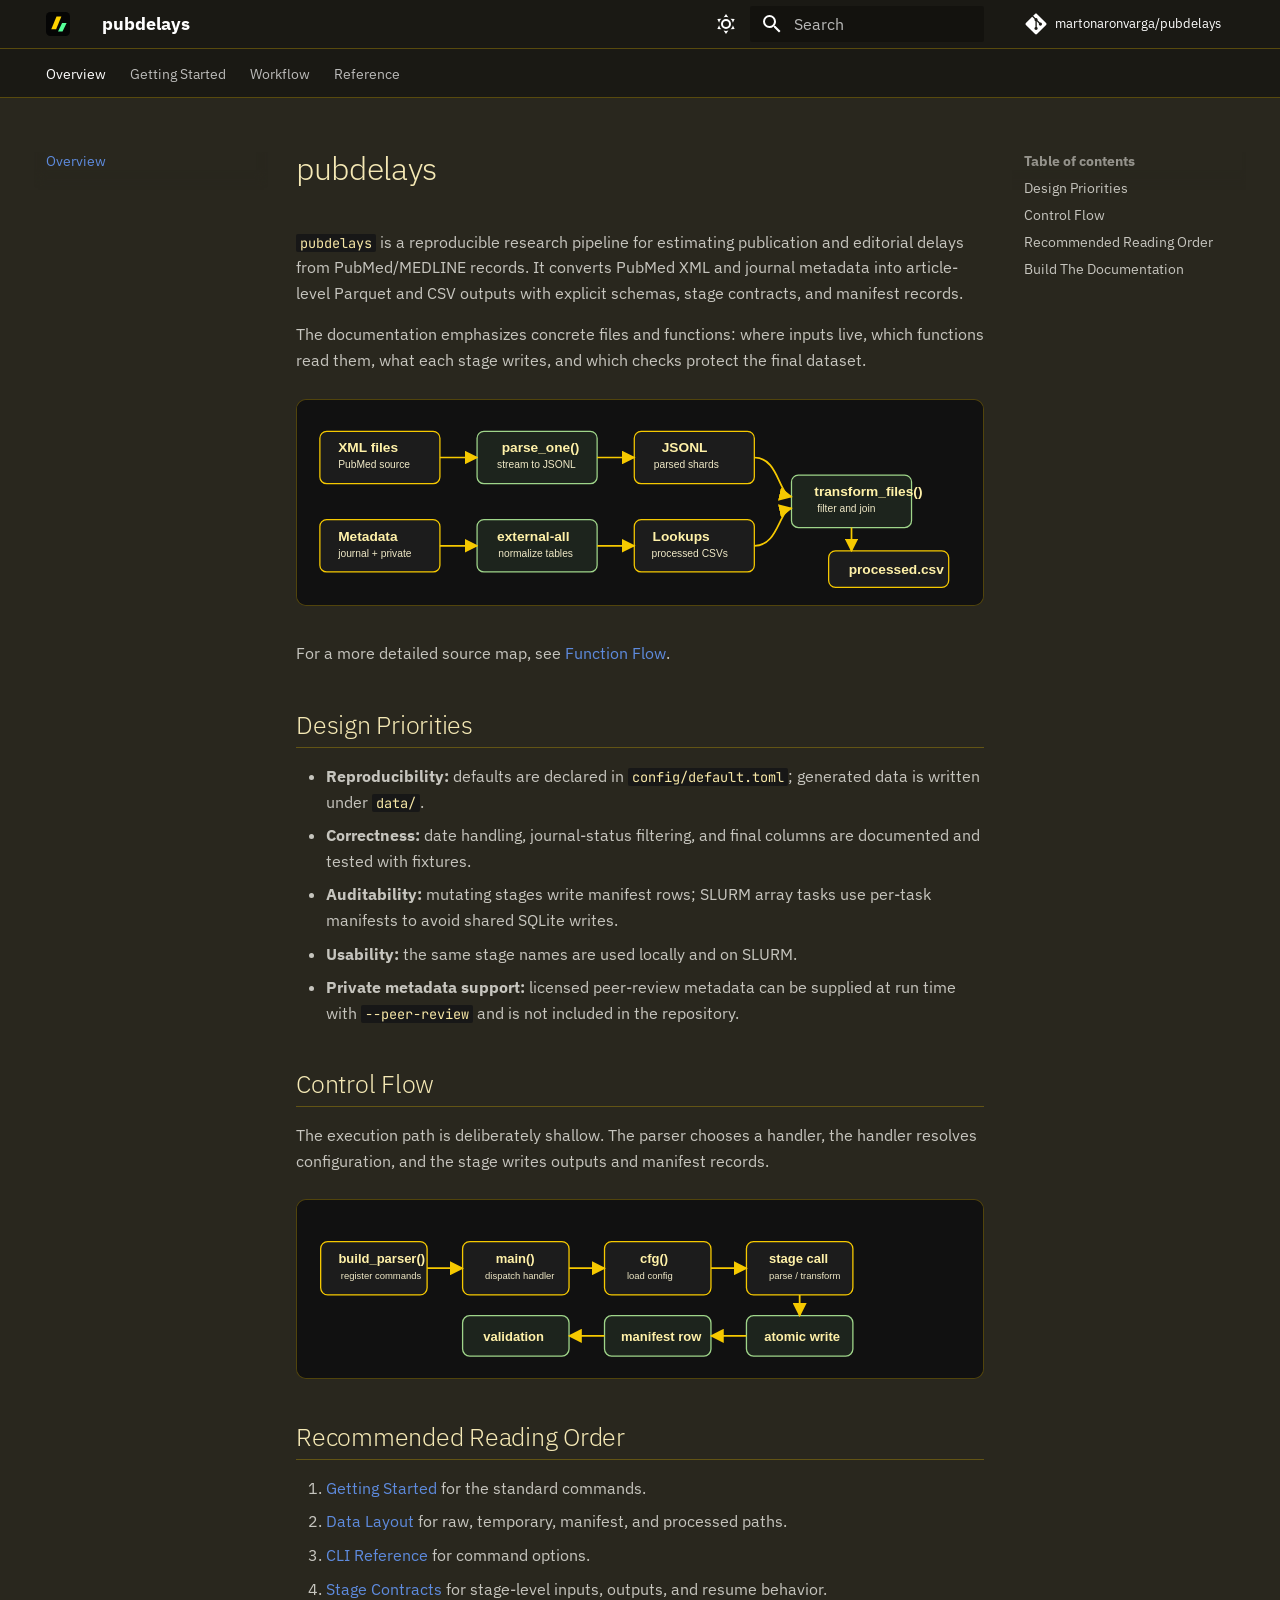
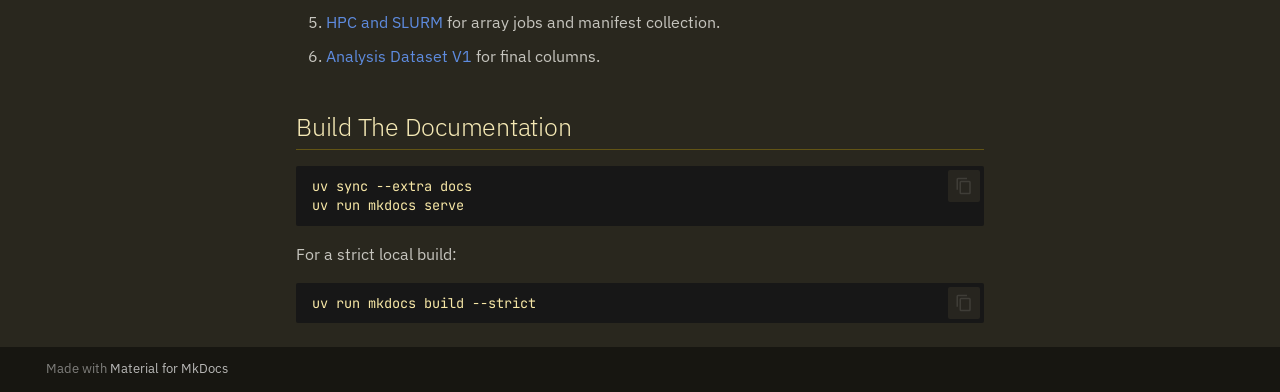
<file: index.html>
<!doctype html>
<html lang="en" class="no-js">
  <head>
    
      <meta charset="utf-8">
      <meta name="viewport" content="width=device-width,initial-scale=1">
      
        <meta name="description" content="Reproducible PubMed/MEDLINE publication-delay pipeline">
      
      
      
        <link rel="canonical" href="https://martonaronvarga.github.io/pubdelays/">
      
      
      
        <link rel="next" href="getting-started/">
      
      
        
      
      
      <link rel="icon" href="assets/favicon.svg">
      <meta name="generator" content="mkdocs-1.6.1, mkdocs-material-9.7.6">
    
    
      
        <title>pubdelays</title>
      
    
    
      <link rel="stylesheet" href="assets/stylesheets/main.484c7ddc.min.css">
      
        
        <link rel="stylesheet" href="assets/stylesheets/palette.ab4e12ef.min.css">
      
      


    
    
      
    
    
      
        
        
        <link rel="preconnect" href="https://fonts.gstatic.com" crossorigin>
        <link rel="stylesheet" href="https://fonts.googleapis.com/css?family=IBM+Plex+Sans:300,300i,400,400i,700,700i%7CJetBrains+Mono:400,400i,700,700i&display=fallback">
        <style>:root{--md-text-font:"IBM Plex Sans";--md-code-font:"JetBrains Mono"}</style>
      
    
    
      <link rel="stylesheet" href="stylesheets/extra.css">
    
    <script>__md_scope=new URL(".",location),__md_hash=e=>[...e].reduce(((e,_)=>(e<<5)-e+_.charCodeAt(0)),0),__md_get=(e,_=localStorage,t=__md_scope)=>JSON.parse(_.getItem(t.pathname+"."+e)),__md_set=(e,_,t=localStorage,a=__md_scope)=>{try{t.setItem(a.pathname+"."+e,JSON.stringify(_))}catch(e){}}</script>
    
      

    
    
  </head>
  
  
    
    
      
    
    
    
    
    <body dir="ltr" data-md-color-scheme="slate" data-md-color-primary="black" data-md-color-accent="amber">
  
    
    <input class="md-toggle" data-md-toggle="drawer" type="checkbox" id="__drawer" autocomplete="off">
    <input class="md-toggle" data-md-toggle="search" type="checkbox" id="__search" autocomplete="off">
    <label class="md-overlay" for="__drawer"></label>
    <div data-md-component="skip">
      
        
        <a href="#pubdelays" class="md-skip">
          Skip to content
        </a>
      
    </div>
    <div data-md-component="announce">
      
    </div>
    
    
      

<header class="md-header" data-md-component="header">
  <nav class="md-header__inner md-grid" aria-label="Header">
    <a href="." title="pubdelays" class="md-header__button md-logo" aria-label="pubdelays" data-md-component="logo">
      
  <img src="assets/logo.svg" alt="logo">

    </a>
    <label class="md-header__button md-icon" for="__drawer">
      
      <svg xmlns="http://www.w3.org/2000/svg" viewBox="0 0 24 24"><path d="M3 6h18v2H3zm0 5h18v2H3zm0 5h18v2H3z"/></svg>
    </label>
    <div class="md-header__title" data-md-component="header-title">
      <div class="md-header__ellipsis">
        <div class="md-header__topic">
          <span class="md-ellipsis">
            pubdelays
          </span>
        </div>
        <div class="md-header__topic" data-md-component="header-topic">
          <span class="md-ellipsis">
            
              Overview
            
          </span>
        </div>
      </div>
    </div>
    
      
        <form class="md-header__option" data-md-component="palette">
  
    
    
    
    <input class="md-option" data-md-color-media="" data-md-color-scheme="slate" data-md-color-primary="black" data-md-color-accent="amber"  aria-label="Switch to light mode"  type="radio" name="__palette" id="__palette_0">
    
      <label class="md-header__button md-icon" title="Switch to light mode" for="__palette_1" hidden>
        <svg xmlns="http://www.w3.org/2000/svg" viewBox="0 0 24 24"><path d="M12 7a5 5 0 0 1 5 5 5 5 0 0 1-5 5 5 5 0 0 1-5-5 5 5 0 0 1 5-5m0 2a3 3 0 0 0-3 3 3 3 0 0 0 3 3 3 3 0 0 0 3-3 3 3 0 0 0-3-3m0-7 2.39 3.42C13.65 5.15 12.84 5 12 5s-1.65.15-2.39.42zM3.34 7l4.16-.35A7.2 7.2 0 0 0 5.94 8.5c-.44.74-.69 1.5-.83 2.29zm.02 10 1.76-3.77a7.131 7.131 0 0 0 2.38 4.14zM20.65 7l-1.77 3.79a7.02 7.02 0 0 0-2.38-4.15zm-.01 10-4.14.36c.59-.51 1.12-1.14 1.54-1.86.42-.73.69-1.5.83-2.29zM12 22l-2.41-3.44c.74.27 1.55.44 2.41.44.82 0 1.63-.17 2.37-.44z"/></svg>
      </label>
    
  
    
    
    
    <input class="md-option" data-md-color-media="" data-md-color-scheme="default" data-md-color-primary="black" data-md-color-accent="amber"  aria-label="Switch to dark mode"  type="radio" name="__palette" id="__palette_1">
    
      <label class="md-header__button md-icon" title="Switch to dark mode" for="__palette_0" hidden>
        <svg xmlns="http://www.w3.org/2000/svg" viewBox="0 0 24 24"><path d="m17.75 4.09-2.53 1.94.91 3.06-2.63-1.81-2.63 1.81.91-3.06-2.53-1.94L12.44 4l1.06-3 1.06 3zm3.5 6.91-1.64 1.25.59 1.98-1.7-1.17-1.7 1.17.59-1.98L15.75 11l2.06-.05L18.5 9l.69 1.95zm-2.28 4.95c.83-.08 1.72 1.1 1.19 1.85-.32.45-.66.87-1.08 1.27C15.17 23 8.84 23 4.94 19.07c-3.91-3.9-3.91-10.24 0-14.14.4-.4.82-.76 1.27-1.08.75-.53 1.93.36 1.85 1.19-.27 2.86.69 5.83 2.89 8.02a9.96 9.96 0 0 0 8.02 2.89m-1.64 2.02a12.08 12.08 0 0 1-7.8-3.47c-2.17-2.19-3.33-5-3.49-7.82-2.81 3.14-2.7 7.96.31 10.98 3.02 3.01 7.84 3.12 10.98.31"/></svg>
      </label>
    
  
</form>
      
    
    
      <script>var palette=__md_get("__palette");if(palette&&palette.color){if("(prefers-color-scheme)"===palette.color.media){var media=matchMedia("(prefers-color-scheme: light)"),input=document.querySelector(media.matches?"[data-md-color-media='(prefers-color-scheme: light)']":"[data-md-color-media='(prefers-color-scheme: dark)']");palette.color.media=input.getAttribute("data-md-color-media"),palette.color.scheme=input.getAttribute("data-md-color-scheme"),palette.color.primary=input.getAttribute("data-md-color-primary"),palette.color.accent=input.getAttribute("data-md-color-accent")}for(var[key,value]of Object.entries(palette.color))document.body.setAttribute("data-md-color-"+key,value)}</script>
    
    
    
      
      
        <label class="md-header__button md-icon" for="__search">
          
          <svg xmlns="http://www.w3.org/2000/svg" viewBox="0 0 24 24"><path d="M9.5 3A6.5 6.5 0 0 1 16 9.5c0 1.61-.59 3.09-1.56 4.23l.27.27h.79l5 5-1.5 1.5-5-5v-.79l-.27-.27A6.52 6.52 0 0 1 9.5 16 6.5 6.5 0 0 1 3 9.5 6.5 6.5 0 0 1 9.5 3m0 2C7 5 5 7 5 9.5S7 14 9.5 14 14 12 14 9.5 12 5 9.5 5"/></svg>
        </label>
        <div class="md-search" data-md-component="search" role="dialog">
  <label class="md-search__overlay" for="__search"></label>
  <div class="md-search__inner" role="search">
    <form class="md-search__form" name="search">
      <input type="text" class="md-search__input" name="query" aria-label="Search" placeholder="Search" autocapitalize="off" autocorrect="off" autocomplete="off" spellcheck="false" data-md-component="search-query" required>
      <label class="md-search__icon md-icon" for="__search">
        
        <svg xmlns="http://www.w3.org/2000/svg" viewBox="0 0 24 24"><path d="M9.5 3A6.5 6.5 0 0 1 16 9.5c0 1.61-.59 3.09-1.56 4.23l.27.27h.79l5 5-1.5 1.5-5-5v-.79l-.27-.27A6.52 6.52 0 0 1 9.5 16 6.5 6.5 0 0 1 3 9.5 6.5 6.5 0 0 1 9.5 3m0 2C7 5 5 7 5 9.5S7 14 9.5 14 14 12 14 9.5 12 5 9.5 5"/></svg>
        
        <svg xmlns="http://www.w3.org/2000/svg" viewBox="0 0 24 24"><path d="M20 11v2H8l5.5 5.5-1.42 1.42L4.16 12l7.92-7.92L13.5 5.5 8 11z"/></svg>
      </label>
      <nav class="md-search__options" aria-label="Search">
        
        <button type="reset" class="md-search__icon md-icon" title="Clear" aria-label="Clear" tabindex="-1">
          
          <svg xmlns="http://www.w3.org/2000/svg" viewBox="0 0 24 24"><path d="M19 6.41 17.59 5 12 10.59 6.41 5 5 6.41 10.59 12 5 17.59 6.41 19 12 13.41 17.59 19 19 17.59 13.41 12z"/></svg>
        </button>
      </nav>
      
        <div class="md-search__suggest" data-md-component="search-suggest"></div>
      
    </form>
    <div class="md-search__output">
      <div class="md-search__scrollwrap" tabindex="0" data-md-scrollfix>
        <div class="md-search-result" data-md-component="search-result">
          <div class="md-search-result__meta">
            Initializing search
          </div>
          <ol class="md-search-result__list" role="presentation"></ol>
        </div>
      </div>
    </div>
  </div>
</div>
      
    
    
      <div class="md-header__source">
        <a href="https://github.com/martonaronvarga/pubdelays" title="Go to repository" class="md-source" data-md-component="source">
  <div class="md-source__icon md-icon">
    
    <svg xmlns="http://www.w3.org/2000/svg" viewBox="0 0 448 512"><!--! Font Awesome Free 7.1.0 by @fontawesome - https://fontawesome.com License - https://fontawesome.com/license/free (Icons: CC BY 4.0, Fonts: SIL OFL 1.1, Code: MIT License) Copyright 2025 Fonticons, Inc.--><path d="M439.6 236.1 244 40.5c-5.4-5.5-12.8-8.5-20.4-8.5s-15 3-20.4 8.4L162.5 81l51.5 51.5c27.1-9.1 52.7 16.8 43.4 43.7l49.7 49.7c34.2-11.8 61.2 31 35.5 56.7-26.5 26.5-70.2-2.9-56-37.3L240.3 199v121.9c25.3 12.5 22.3 41.8 9.1 55-6.4 6.4-15.2 10.1-24.3 10.1s-17.8-3.6-24.3-10.1c-17.6-17.6-11.1-46.9 11.2-56v-123c-20.8-8.5-24.6-30.7-18.6-45L142.6 101 8.5 235.1C3 240.6 0 247.9 0 255.5s3 15 8.5 20.4l195.6 195.7c5.4 5.4 12.7 8.4 20.4 8.4s15-3 20.4-8.4l194.7-194.7c5.4-5.4 8.4-12.8 8.4-20.4s-3-15-8.4-20.4"/></svg>
  </div>
  <div class="md-source__repository">
    martonaronvarga/pubdelays
  </div>
</a>
      </div>
    
  </nav>
  
</header>
    
    <div class="md-container" data-md-component="container">
      
      
        
          
            
<nav class="md-tabs" aria-label="Tabs" data-md-component="tabs">
  <div class="md-grid">
    <ul class="md-tabs__list">
      
        
  
  
  
    
  
  
    <li class="md-tabs__item md-tabs__item--active">
      <a href="." class="md-tabs__link">
        
  
  
    
  
  Overview

      </a>
    </li>
  

      
        
  
  
  
  
    <li class="md-tabs__item">
      <a href="getting-started/" class="md-tabs__link">
        
  
  
    
  
  Getting Started

      </a>
    </li>
  

      
        
  
  
  
  
    
    
      <li class="md-tabs__item">
        <a href="function-flow/" class="md-tabs__link">
          
  
  
  Workflow

        </a>
      </li>
    
  

      
        
  
  
  
  
    
    
      <li class="md-tabs__item">
        <a href="ANALYSIS_DATASET_V1/" class="md-tabs__link">
          
  
  
  Reference

        </a>
      </li>
    
  

      
    </ul>
  </div>
</nav>
          
        
      
      <main class="md-main" data-md-component="main">
        <div class="md-main__inner md-grid">
          
            
              
              <div class="md-sidebar md-sidebar--primary" data-md-component="sidebar" data-md-type="navigation" >
                <div class="md-sidebar__scrollwrap">
                  <div class="md-sidebar__inner">
                    


  


<nav class="md-nav md-nav--primary md-nav--lifted" aria-label="Navigation" data-md-level="0">
  <label class="md-nav__title" for="__drawer">
    <a href="." title="pubdelays" class="md-nav__button md-logo" aria-label="pubdelays" data-md-component="logo">
      
  <img src="assets/logo.svg" alt="logo">

    </a>
    pubdelays
  </label>
  
    <div class="md-nav__source">
      <a href="https://github.com/martonaronvarga/pubdelays" title="Go to repository" class="md-source" data-md-component="source">
  <div class="md-source__icon md-icon">
    
    <svg xmlns="http://www.w3.org/2000/svg" viewBox="0 0 448 512"><!--! Font Awesome Free 7.1.0 by @fontawesome - https://fontawesome.com License - https://fontawesome.com/license/free (Icons: CC BY 4.0, Fonts: SIL OFL 1.1, Code: MIT License) Copyright 2025 Fonticons, Inc.--><path d="M439.6 236.1 244 40.5c-5.4-5.5-12.8-8.5-20.4-8.5s-15 3-20.4 8.4L162.5 81l51.5 51.5c27.1-9.1 52.7 16.8 43.4 43.7l49.7 49.7c34.2-11.8 61.2 31 35.5 56.7-26.5 26.5-70.2-2.9-56-37.3L240.3 199v121.9c25.3 12.5 22.3 41.8 9.1 55-6.4 6.4-15.2 10.1-24.3 10.1s-17.8-3.6-24.3-10.1c-17.6-17.6-11.1-46.9 11.2-56v-123c-20.8-8.5-24.6-30.7-18.6-45L142.6 101 8.5 235.1C3 240.6 0 247.9 0 255.5s3 15 8.5 20.4l195.6 195.7c5.4 5.4 12.7 8.4 20.4 8.4s15-3 20.4-8.4l194.7-194.7c5.4-5.4 8.4-12.8 8.4-20.4s-3-15-8.4-20.4"/></svg>
  </div>
  <div class="md-source__repository">
    martonaronvarga/pubdelays
  </div>
</a>
    </div>
  
  <ul class="md-nav__list" data-md-scrollfix>
    
      
      
  
  
    
  
  
  
    <li class="md-nav__item md-nav__item--active">
      
      <input class="md-nav__toggle md-toggle" type="checkbox" id="__toc">
      
      
        
      
      
        <label class="md-nav__link md-nav__link--active" for="__toc">
          
  
  
  <span class="md-ellipsis">
    
  
    Overview
  

    
  </span>
  
  

          <span class="md-nav__icon md-icon"></span>
        </label>
      
      <a href="." class="md-nav__link md-nav__link--active">
        
  
  
  <span class="md-ellipsis">
    
  
    Overview
  

    
  </span>
  
  

      </a>
      
        

<nav class="md-nav md-nav--secondary" aria-label="Table of contents">
  
  
  
    
  
  
    <label class="md-nav__title" for="__toc">
      <span class="md-nav__icon md-icon"></span>
      Table of contents
    </label>
    <ul class="md-nav__list" data-md-component="toc" data-md-scrollfix>
      
        <li class="md-nav__item">
  <a href="#design-priorities" class="md-nav__link">
    <span class="md-ellipsis">
      
        Design Priorities
      
    </span>
  </a>
  
</li>
      
        <li class="md-nav__item">
  <a href="#control-flow" class="md-nav__link">
    <span class="md-ellipsis">
      
        Control Flow
      
    </span>
  </a>
  
</li>
      
        <li class="md-nav__item">
  <a href="#recommended-reading-order" class="md-nav__link">
    <span class="md-ellipsis">
      
        Recommended Reading Order
      
    </span>
  </a>
  
</li>
      
        <li class="md-nav__item">
  <a href="#build-the-documentation" class="md-nav__link">
    <span class="md-ellipsis">
      
        Build The Documentation
      
    </span>
  </a>
  
</li>
      
    </ul>
  
</nav>
      
    </li>
  

    
      
      
  
  
  
  
    <li class="md-nav__item">
      <a href="getting-started/" class="md-nav__link">
        
  
  
  <span class="md-ellipsis">
    
  
    Getting Started
  

    
  </span>
  
  

      </a>
    </li>
  

    
      
      
  
  
  
  
    
    
    
    
      
      
        
      
    
    
    <li class="md-nav__item md-nav__item--nested">
      
        
        
        <input class="md-nav__toggle md-toggle " type="checkbox" id="__nav_3" >
        
          
          <label class="md-nav__link" for="__nav_3" id="__nav_3_label" tabindex="0">
            
  
  
  <span class="md-ellipsis">
    
  
    Workflow
  

    
  </span>
  
  

            <span class="md-nav__icon md-icon"></span>
          </label>
        
        <nav class="md-nav" data-md-level="1" aria-labelledby="__nav_3_label" aria-expanded="false">
          <label class="md-nav__title" for="__nav_3">
            <span class="md-nav__icon md-icon"></span>
            
  
    Workflow
  

          </label>
          <ul class="md-nav__list" data-md-scrollfix>
            
              
                
  
  
  
  
    <li class="md-nav__item">
      <a href="function-flow/" class="md-nav__link">
        
  
  
  <span class="md-ellipsis">
    
  
    Function Flow
  

    
  </span>
  
  

      </a>
    </li>
  

              
            
              
                
  
  
  
  
    <li class="md-nav__item">
      <a href="data-layout/" class="md-nav__link">
        
  
  
  <span class="md-ellipsis">
    
  
    Data Layout
  

    
  </span>
  
  

      </a>
    </li>
  

              
            
              
                
  
  
  
  
    <li class="md-nav__item">
      <a href="cli/" class="md-nav__link">
        
  
  
  <span class="md-ellipsis">
    
  
    CLI Reference
  

    
  </span>
  
  

      </a>
    </li>
  

              
            
              
                
  
  
  
  
    <li class="md-nav__item">
      <a href="STAGE_CONTRACTS/" class="md-nav__link">
        
  
  
  <span class="md-ellipsis">
    
  
    Stage Contracts
  

    
  </span>
  
  

      </a>
    </li>
  

              
            
              
                
  
  
  
  
    <li class="md-nav__item">
      <a href="hpc-slurm/" class="md-nav__link">
        
  
  
  <span class="md-ellipsis">
    
  
    HPC and SLURM
  

    
  </span>
  
  

      </a>
    </li>
  

              
            
          </ul>
        </nav>
      
    </li>
  

    
      
      
  
  
  
  
    
    
    
    
      
      
        
      
    
    
    <li class="md-nav__item md-nav__item--nested">
      
        
        
        <input class="md-nav__toggle md-toggle " type="checkbox" id="__nav_4" >
        
          
          <label class="md-nav__link" for="__nav_4" id="__nav_4_label" tabindex="0">
            
  
  
  <span class="md-ellipsis">
    
  
    Reference
  

    
  </span>
  
  

            <span class="md-nav__icon md-icon"></span>
          </label>
        
        <nav class="md-nav" data-md-level="1" aria-labelledby="__nav_4_label" aria-expanded="false">
          <label class="md-nav__title" for="__nav_4">
            <span class="md-nav__icon md-icon"></span>
            
  
    Reference
  

          </label>
          <ul class="md-nav__list" data-md-scrollfix>
            
              
                
  
  
  
  
    <li class="md-nav__item">
      <a href="ANALYSIS_DATASET_V1/" class="md-nav__link">
        
  
  
  <span class="md-ellipsis">
    
  
    Analysis Dataset V1
  

    
  </span>
  
  

      </a>
    </li>
  

              
            
              
                
  
  
  
  
    <li class="md-nav__item">
      <a href="SEMANTIC_DECISIONS/" class="md-nav__link">
        
  
  
  <span class="md-ellipsis">
    
  
    Semantic Decisions
  

    
  </span>
  
  

      </a>
    </li>
  

              
            
              
                
  
  
  
  
    <li class="md-nav__item">
      <a href="VALIDATION_AND_BENCHMARKS/" class="md-nav__link">
        
  
  
  <span class="md-ellipsis">
    
  
    Validation and Benchmarks
  

    
  </span>
  
  

      </a>
    </li>
  

              
            
              
                
  
  
  
  
    <li class="md-nav__item">
      <a href="PIPELINE_CONTEXT/" class="md-nav__link">
        
  
  
  <span class="md-ellipsis">
    
  
    Pipeline Context
  

    
  </span>
  
  

      </a>
    </li>
  

              
            
          </ul>
        </nav>
      
    </li>
  

    
  </ul>
</nav>
                  </div>
                </div>
              </div>
            
            
              
              <div class="md-sidebar md-sidebar--secondary" data-md-component="sidebar" data-md-type="toc" >
                <div class="md-sidebar__scrollwrap">
                  <div class="md-sidebar__inner">
                    

<nav class="md-nav md-nav--secondary" aria-label="Table of contents">
  
  
  
    
  
  
    <label class="md-nav__title" for="__toc">
      <span class="md-nav__icon md-icon"></span>
      Table of contents
    </label>
    <ul class="md-nav__list" data-md-component="toc" data-md-scrollfix>
      
        <li class="md-nav__item">
  <a href="#design-priorities" class="md-nav__link">
    <span class="md-ellipsis">
      
        Design Priorities
      
    </span>
  </a>
  
</li>
      
        <li class="md-nav__item">
  <a href="#control-flow" class="md-nav__link">
    <span class="md-ellipsis">
      
        Control Flow
      
    </span>
  </a>
  
</li>
      
        <li class="md-nav__item">
  <a href="#recommended-reading-order" class="md-nav__link">
    <span class="md-ellipsis">
      
        Recommended Reading Order
      
    </span>
  </a>
  
</li>
      
        <li class="md-nav__item">
  <a href="#build-the-documentation" class="md-nav__link">
    <span class="md-ellipsis">
      
        Build The Documentation
      
    </span>
  </a>
  
</li>
      
    </ul>
  
</nav>
                  </div>
                </div>
              </div>
            
          
          
            <div class="md-content" data-md-component="content">
              
              <article class="md-content__inner md-typeset">
                
                  


  
  


<h1 id="pubdelays">pubdelays<a class="headerlink" href="#pubdelays" title="Permanent link">&para;</a></h1>
<p><code>pubdelays</code> is a reproducible research pipeline for estimating publication and editorial delays from PubMed/MEDLINE records. It converts PubMed XML and journal metadata into article-level Parquet and CSV outputs with explicit schemas, stage contracts, and manifest records.</p>
<p>The documentation emphasizes concrete files and functions: where inputs live, which functions read them, what each stage writes, and which checks protect the final dataset.</p>
<p><img alt="Detailed data flow" src="assets/data-flow.svg" /></p>
<p>For a more detailed source map, see <a href="function-flow/">Function Flow</a>.</p>
<h2 id="design-priorities">Design Priorities<a class="headerlink" href="#design-priorities" title="Permanent link">&para;</a></h2>
<ul>
<li><strong>Reproducibility:</strong> defaults are declared in <code>config/default.toml</code>; generated data is written under <code>data/</code>.</li>
<li><strong>Correctness:</strong> date handling, journal-status filtering, and final columns are documented and tested with fixtures.</li>
<li><strong>Auditability:</strong> mutating stages write manifest rows; SLURM array tasks use per-task manifests to avoid shared SQLite writes.</li>
<li><strong>Usability:</strong> the same stage names are used locally and on SLURM.</li>
<li><strong>Private metadata support:</strong> licensed peer-review metadata can be supplied at run time with <code>--peer-review</code> and is not included in the repository.</li>
</ul>
<h2 id="control-flow">Control Flow<a class="headerlink" href="#control-flow" title="Permanent link">&para;</a></h2>
<p>The execution path is deliberately shallow. The parser chooses a handler, the handler resolves configuration, and the stage writes outputs and manifest records.</p>
<p><img alt="Command execution sequence" src="assets/control-flow.svg" /></p>
<h2 id="recommended-reading-order">Recommended Reading Order<a class="headerlink" href="#recommended-reading-order" title="Permanent link">&para;</a></h2>
<ol>
<li><a href="getting-started/">Getting Started</a> for the standard commands.</li>
<li><a href="data-layout/">Data Layout</a> for raw, temporary, manifest, and processed paths.</li>
<li><a href="cli/">CLI Reference</a> for command options.</li>
<li><a href="STAGE_CONTRACTS/">Stage Contracts</a> for stage-level inputs, outputs, and resume behavior.</li>
<li><a href="hpc-slurm/">HPC and SLURM</a> for array jobs and manifest collection.</li>
<li><a href="ANALYSIS_DATASET_V1/">Analysis Dataset V1</a> for final columns.</li>
</ol>
<h2 id="build-the-documentation">Build The Documentation<a class="headerlink" href="#build-the-documentation" title="Permanent link">&para;</a></h2>
<div class="highlight"><pre><span></span><code><a id="__codelineno-0-1" name="__codelineno-0-1" href="#__codelineno-0-1"></a>uv<span class="w"> </span>sync<span class="w"> </span>--extra<span class="w"> </span>docs
<a id="__codelineno-0-2" name="__codelineno-0-2" href="#__codelineno-0-2"></a>uv<span class="w"> </span>run<span class="w"> </span>mkdocs<span class="w"> </span>serve
</code></pre></div>
<p>For a strict local build:</p>
<div class="highlight"><pre><span></span><code><a id="__codelineno-1-1" name="__codelineno-1-1" href="#__codelineno-1-1"></a>uv<span class="w"> </span>run<span class="w"> </span>mkdocs<span class="w"> </span>build<span class="w"> </span>--strict
</code></pre></div>












                
              </article>
            </div>
          
          
<script>var target=document.getElementById(location.hash.slice(1));target&&target.name&&(target.checked=target.name.startsWith("__tabbed_"))</script>
        </div>
        
          <button type="button" class="md-top md-icon" data-md-component="top" hidden>
  
  <svg xmlns="http://www.w3.org/2000/svg" viewBox="0 0 24 24"><path d="M13 20h-2V8l-5.5 5.5-1.42-1.42L12 4.16l7.92 7.92-1.42 1.42L13 8z"/></svg>
  Back to top
</button>
        
      </main>
      
        <footer class="md-footer">
  
  <div class="md-footer-meta md-typeset">
    <div class="md-footer-meta__inner md-grid">
      <div class="md-copyright">
  
  
    Made with
    <a href="https://squidfunk.github.io/mkdocs-material/" target="_blank" rel="noopener">
      Material for MkDocs
    </a>
  
</div>
      
    </div>
  </div>
</footer>
      
    </div>
    <div class="md-dialog" data-md-component="dialog">
      <div class="md-dialog__inner md-typeset"></div>
    </div>
    
      <div class="md-progress" data-md-component="progress" role="progressbar"></div>
    
    
    
      
      
      <script id="__config" type="application/json">{"annotate": null, "base": ".", "features": ["navigation.instant", "navigation.instant.progress", "navigation.tracking", "navigation.tabs", "navigation.sections", "navigation.top", "search.highlight", "search.suggest", "content.code.copy"], "search": "assets/javascripts/workers/search.2c215733.min.js", "tags": null, "translations": {"clipboard.copied": "Copied to clipboard", "clipboard.copy": "Copy to clipboard", "search.result.more.one": "1 more on this page", "search.result.more.other": "# more on this page", "search.result.none": "No matching documents", "search.result.one": "1 matching document", "search.result.other": "# matching documents", "search.result.placeholder": "Type to start searching", "search.result.term.missing": "Missing", "select.version": "Select version"}, "version": null}</script>
    
    
      <script src="assets/javascripts/bundle.79ae519e.min.js"></script>
      
    
  </body>
</html>
</file>
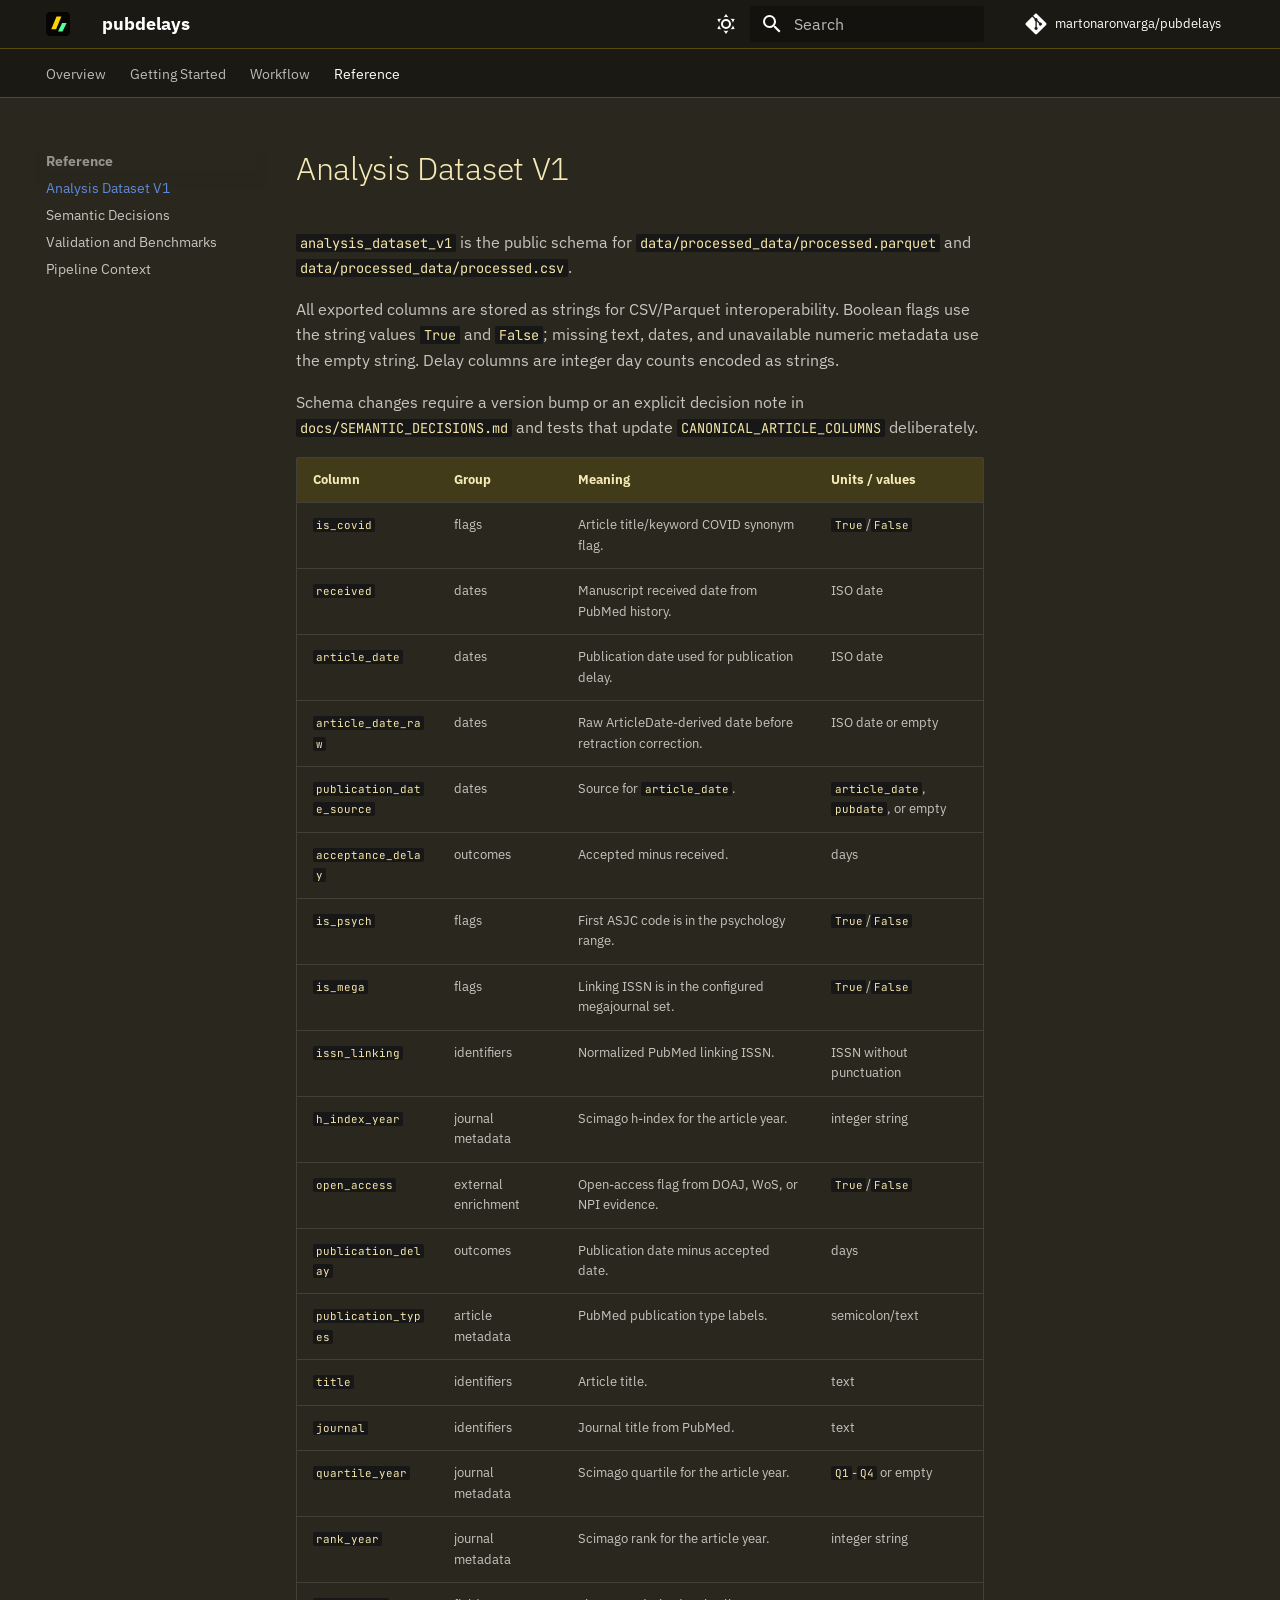
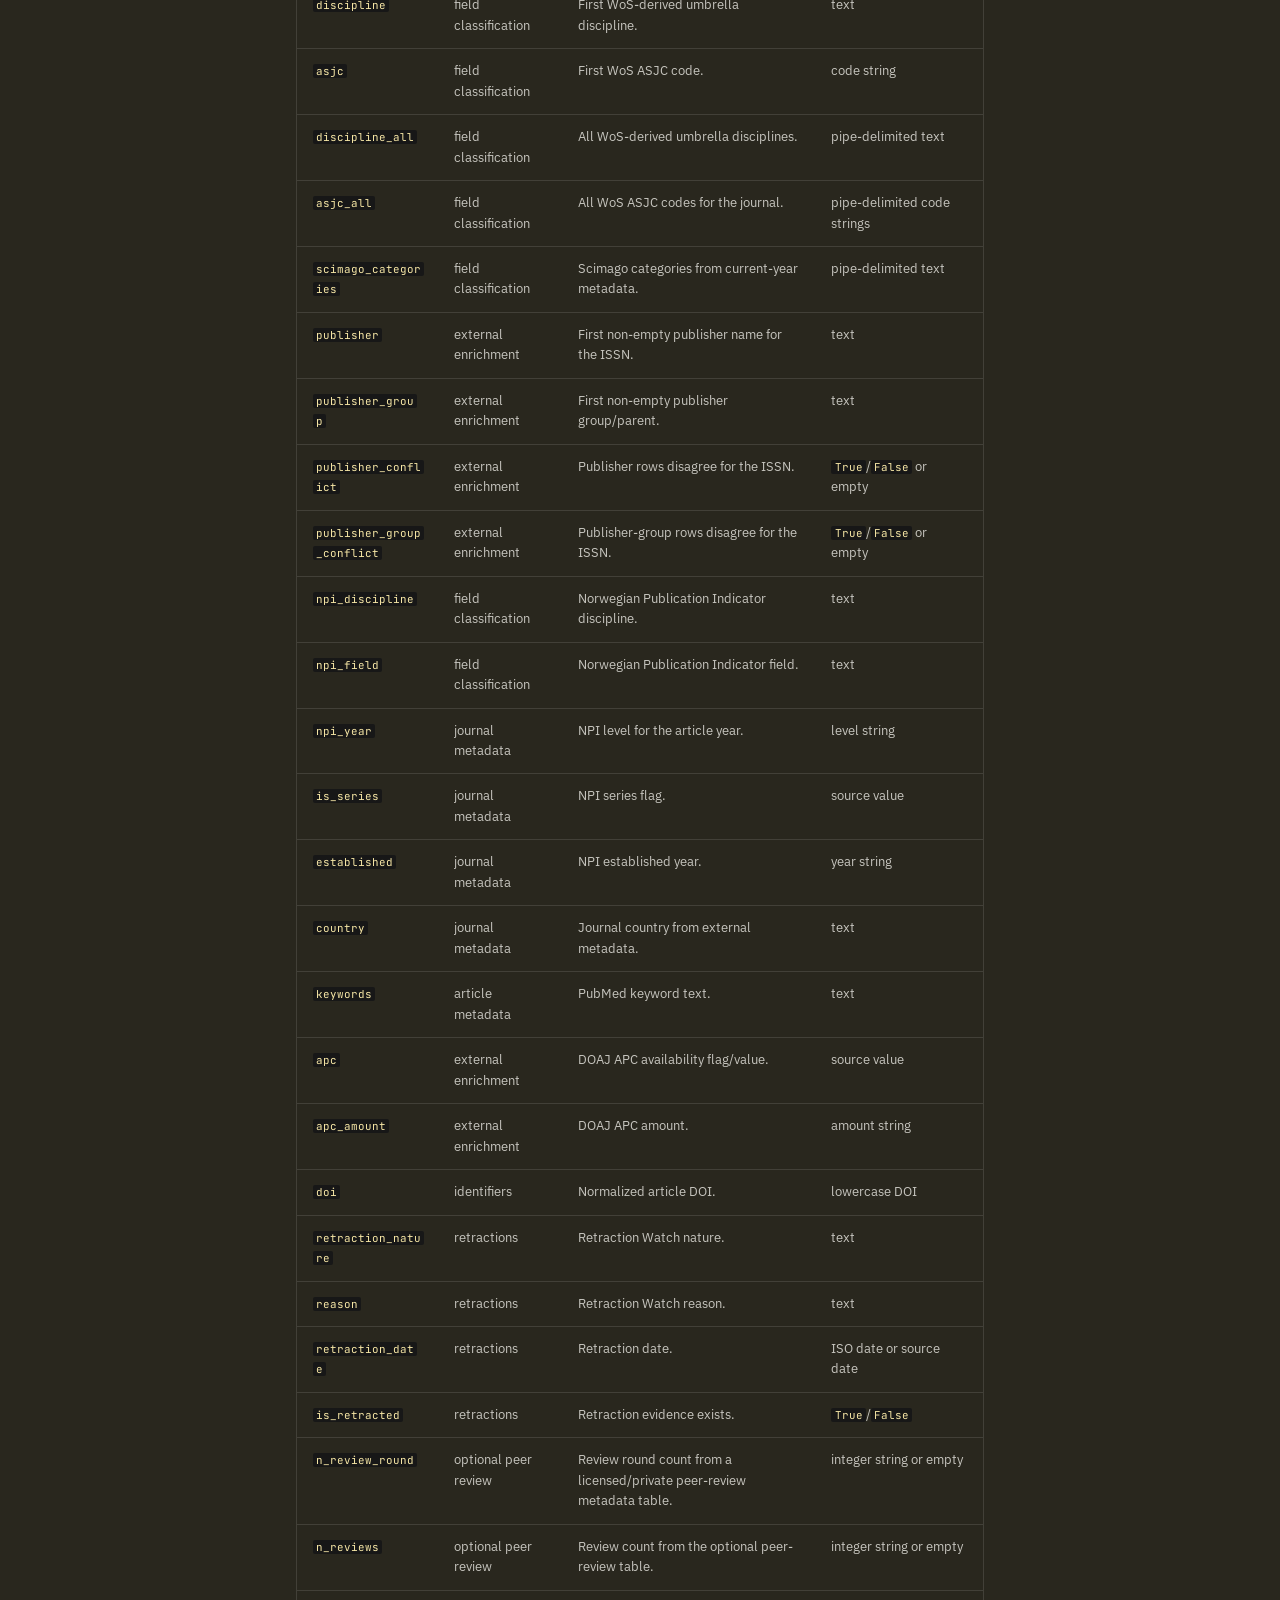
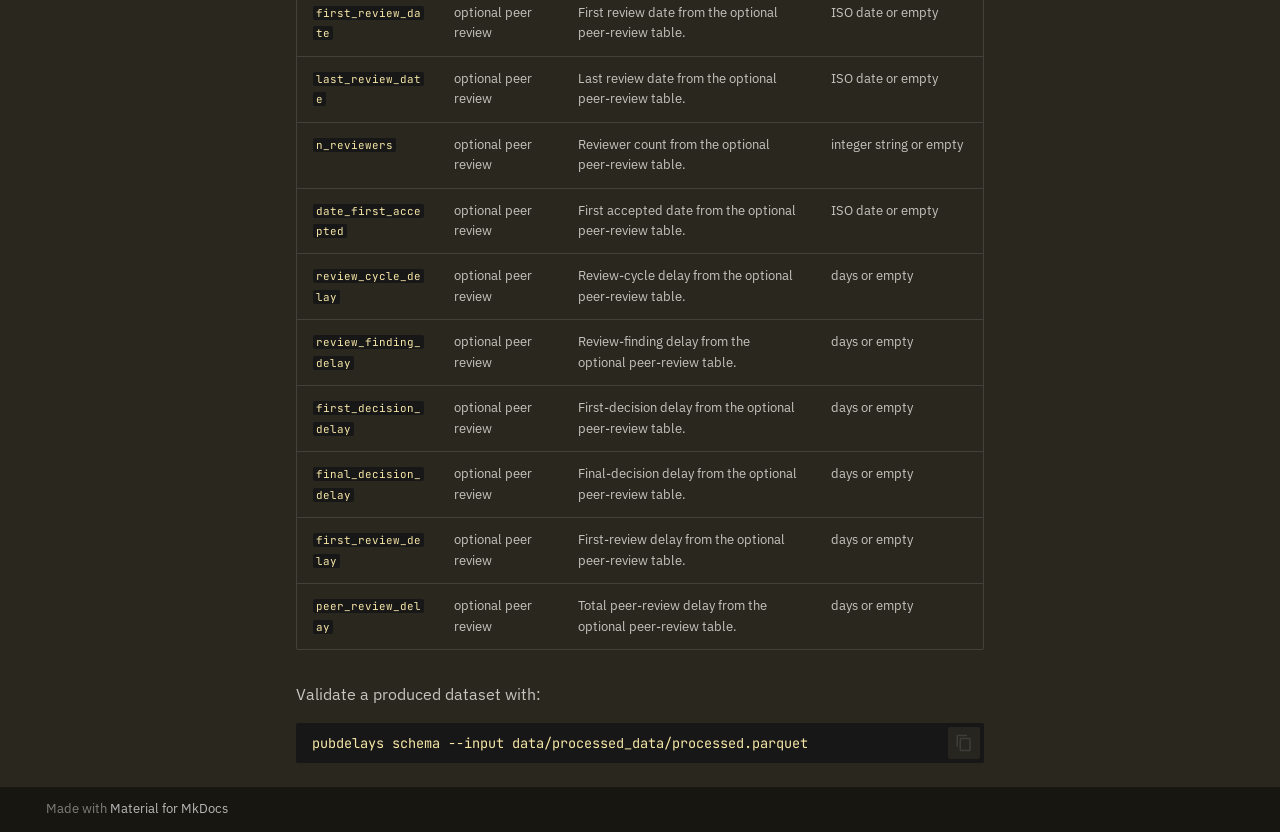
<file: ANALYSIS_DATASET_V1/index.html>
<!doctype html>
<html lang="en" class="no-js">
  <head>
    
      <meta charset="utf-8">
      <meta name="viewport" content="width=device-width,initial-scale=1">
      
        <meta name="description" content="Reproducible PubMed/MEDLINE publication-delay pipeline">
      
      
      
        <link rel="canonical" href="https://martonaronvarga.github.io/pubdelays/ANALYSIS_DATASET_V1/">
      
      
        <link rel="prev" href="../hpc-slurm/">
      
      
        <link rel="next" href="../SEMANTIC_DECISIONS/">
      
      
        
      
      
      <link rel="icon" href="../assets/favicon.svg">
      <meta name="generator" content="mkdocs-1.6.1, mkdocs-material-9.7.6">
    
    
      
        <title>Analysis Dataset V1 - pubdelays</title>
      
    
    
      <link rel="stylesheet" href="../assets/stylesheets/main.484c7ddc.min.css">
      
        
        <link rel="stylesheet" href="../assets/stylesheets/palette.ab4e12ef.min.css">
      
      


    
    
      
    
    
      
        
        
        <link rel="preconnect" href="https://fonts.gstatic.com" crossorigin>
        <link rel="stylesheet" href="https://fonts.googleapis.com/css?family=IBM+Plex+Sans:300,300i,400,400i,700,700i%7CJetBrains+Mono:400,400i,700,700i&display=fallback">
        <style>:root{--md-text-font:"IBM Plex Sans";--md-code-font:"JetBrains Mono"}</style>
      
    
    
      <link rel="stylesheet" href="../stylesheets/extra.css">
    
    <script>__md_scope=new URL("..",location),__md_hash=e=>[...e].reduce(((e,_)=>(e<<5)-e+_.charCodeAt(0)),0),__md_get=(e,_=localStorage,t=__md_scope)=>JSON.parse(_.getItem(t.pathname+"."+e)),__md_set=(e,_,t=localStorage,a=__md_scope)=>{try{t.setItem(a.pathname+"."+e,JSON.stringify(_))}catch(e){}}</script>
    
      

    
    
  </head>
  
  
    
    
      
    
    
    
    
    <body dir="ltr" data-md-color-scheme="slate" data-md-color-primary="black" data-md-color-accent="amber">
  
    
    <input class="md-toggle" data-md-toggle="drawer" type="checkbox" id="__drawer" autocomplete="off">
    <input class="md-toggle" data-md-toggle="search" type="checkbox" id="__search" autocomplete="off">
    <label class="md-overlay" for="__drawer"></label>
    <div data-md-component="skip">
      
        
        <a href="#analysis-dataset-v1" class="md-skip">
          Skip to content
        </a>
      
    </div>
    <div data-md-component="announce">
      
    </div>
    
    
      

<header class="md-header" data-md-component="header">
  <nav class="md-header__inner md-grid" aria-label="Header">
    <a href=".." title="pubdelays" class="md-header__button md-logo" aria-label="pubdelays" data-md-component="logo">
      
  <img src="../assets/logo.svg" alt="logo">

    </a>
    <label class="md-header__button md-icon" for="__drawer">
      
      <svg xmlns="http://www.w3.org/2000/svg" viewBox="0 0 24 24"><path d="M3 6h18v2H3zm0 5h18v2H3zm0 5h18v2H3z"/></svg>
    </label>
    <div class="md-header__title" data-md-component="header-title">
      <div class="md-header__ellipsis">
        <div class="md-header__topic">
          <span class="md-ellipsis">
            pubdelays
          </span>
        </div>
        <div class="md-header__topic" data-md-component="header-topic">
          <span class="md-ellipsis">
            
              Analysis Dataset V1
            
          </span>
        </div>
      </div>
    </div>
    
      
        <form class="md-header__option" data-md-component="palette">
  
    
    
    
    <input class="md-option" data-md-color-media="" data-md-color-scheme="slate" data-md-color-primary="black" data-md-color-accent="amber"  aria-label="Switch to light mode"  type="radio" name="__palette" id="__palette_0">
    
      <label class="md-header__button md-icon" title="Switch to light mode" for="__palette_1" hidden>
        <svg xmlns="http://www.w3.org/2000/svg" viewBox="0 0 24 24"><path d="M12 7a5 5 0 0 1 5 5 5 5 0 0 1-5 5 5 5 0 0 1-5-5 5 5 0 0 1 5-5m0 2a3 3 0 0 0-3 3 3 3 0 0 0 3 3 3 3 0 0 0 3-3 3 3 0 0 0-3-3m0-7 2.39 3.42C13.65 5.15 12.84 5 12 5s-1.65.15-2.39.42zM3.34 7l4.16-.35A7.2 7.2 0 0 0 5.94 8.5c-.44.74-.69 1.5-.83 2.29zm.02 10 1.76-3.77a7.131 7.131 0 0 0 2.38 4.14zM20.65 7l-1.77 3.79a7.02 7.02 0 0 0-2.38-4.15zm-.01 10-4.14.36c.59-.51 1.12-1.14 1.54-1.86.42-.73.69-1.5.83-2.29zM12 22l-2.41-3.44c.74.27 1.55.44 2.41.44.82 0 1.63-.17 2.37-.44z"/></svg>
      </label>
    
  
    
    
    
    <input class="md-option" data-md-color-media="" data-md-color-scheme="default" data-md-color-primary="black" data-md-color-accent="amber"  aria-label="Switch to dark mode"  type="radio" name="__palette" id="__palette_1">
    
      <label class="md-header__button md-icon" title="Switch to dark mode" for="__palette_0" hidden>
        <svg xmlns="http://www.w3.org/2000/svg" viewBox="0 0 24 24"><path d="m17.75 4.09-2.53 1.94.91 3.06-2.63-1.81-2.63 1.81.91-3.06-2.53-1.94L12.44 4l1.06-3 1.06 3zm3.5 6.91-1.64 1.25.59 1.98-1.7-1.17-1.7 1.17.59-1.98L15.75 11l2.06-.05L18.5 9l.69 1.95zm-2.28 4.95c.83-.08 1.72 1.1 1.19 1.85-.32.45-.66.87-1.08 1.27C15.17 23 8.84 23 4.94 19.07c-3.91-3.9-3.91-10.24 0-14.14.4-.4.82-.76 1.27-1.08.75-.53 1.93.36 1.85 1.19-.27 2.86.69 5.83 2.89 8.02a9.96 9.96 0 0 0 8.02 2.89m-1.64 2.02a12.08 12.08 0 0 1-7.8-3.47c-2.17-2.19-3.33-5-3.49-7.82-2.81 3.14-2.7 7.96.31 10.98 3.02 3.01 7.84 3.12 10.98.31"/></svg>
      </label>
    
  
</form>
      
    
    
      <script>var palette=__md_get("__palette");if(palette&&palette.color){if("(prefers-color-scheme)"===palette.color.media){var media=matchMedia("(prefers-color-scheme: light)"),input=document.querySelector(media.matches?"[data-md-color-media='(prefers-color-scheme: light)']":"[data-md-color-media='(prefers-color-scheme: dark)']");palette.color.media=input.getAttribute("data-md-color-media"),palette.color.scheme=input.getAttribute("data-md-color-scheme"),palette.color.primary=input.getAttribute("data-md-color-primary"),palette.color.accent=input.getAttribute("data-md-color-accent")}for(var[key,value]of Object.entries(palette.color))document.body.setAttribute("data-md-color-"+key,value)}</script>
    
    
    
      
      
        <label class="md-header__button md-icon" for="__search">
          
          <svg xmlns="http://www.w3.org/2000/svg" viewBox="0 0 24 24"><path d="M9.5 3A6.5 6.5 0 0 1 16 9.5c0 1.61-.59 3.09-1.56 4.23l.27.27h.79l5 5-1.5 1.5-5-5v-.79l-.27-.27A6.52 6.52 0 0 1 9.5 16 6.5 6.5 0 0 1 3 9.5 6.5 6.5 0 0 1 9.5 3m0 2C7 5 5 7 5 9.5S7 14 9.5 14 14 12 14 9.5 12 5 9.5 5"/></svg>
        </label>
        <div class="md-search" data-md-component="search" role="dialog">
  <label class="md-search__overlay" for="__search"></label>
  <div class="md-search__inner" role="search">
    <form class="md-search__form" name="search">
      <input type="text" class="md-search__input" name="query" aria-label="Search" placeholder="Search" autocapitalize="off" autocorrect="off" autocomplete="off" spellcheck="false" data-md-component="search-query" required>
      <label class="md-search__icon md-icon" for="__search">
        
        <svg xmlns="http://www.w3.org/2000/svg" viewBox="0 0 24 24"><path d="M9.5 3A6.5 6.5 0 0 1 16 9.5c0 1.61-.59 3.09-1.56 4.23l.27.27h.79l5 5-1.5 1.5-5-5v-.79l-.27-.27A6.52 6.52 0 0 1 9.5 16 6.5 6.5 0 0 1 3 9.5 6.5 6.5 0 0 1 9.5 3m0 2C7 5 5 7 5 9.5S7 14 9.5 14 14 12 14 9.5 12 5 9.5 5"/></svg>
        
        <svg xmlns="http://www.w3.org/2000/svg" viewBox="0 0 24 24"><path d="M20 11v2H8l5.5 5.5-1.42 1.42L4.16 12l7.92-7.92L13.5 5.5 8 11z"/></svg>
      </label>
      <nav class="md-search__options" aria-label="Search">
        
        <button type="reset" class="md-search__icon md-icon" title="Clear" aria-label="Clear" tabindex="-1">
          
          <svg xmlns="http://www.w3.org/2000/svg" viewBox="0 0 24 24"><path d="M19 6.41 17.59 5 12 10.59 6.41 5 5 6.41 10.59 12 5 17.59 6.41 19 12 13.41 17.59 19 19 17.59 13.41 12z"/></svg>
        </button>
      </nav>
      
        <div class="md-search__suggest" data-md-component="search-suggest"></div>
      
    </form>
    <div class="md-search__output">
      <div class="md-search__scrollwrap" tabindex="0" data-md-scrollfix>
        <div class="md-search-result" data-md-component="search-result">
          <div class="md-search-result__meta">
            Initializing search
          </div>
          <ol class="md-search-result__list" role="presentation"></ol>
        </div>
      </div>
    </div>
  </div>
</div>
      
    
    
      <div class="md-header__source">
        <a href="https://github.com/martonaronvarga/pubdelays" title="Go to repository" class="md-source" data-md-component="source">
  <div class="md-source__icon md-icon">
    
    <svg xmlns="http://www.w3.org/2000/svg" viewBox="0 0 448 512"><!--! Font Awesome Free 7.1.0 by @fontawesome - https://fontawesome.com License - https://fontawesome.com/license/free (Icons: CC BY 4.0, Fonts: SIL OFL 1.1, Code: MIT License) Copyright 2025 Fonticons, Inc.--><path d="M439.6 236.1 244 40.5c-5.4-5.5-12.8-8.5-20.4-8.5s-15 3-20.4 8.4L162.5 81l51.5 51.5c27.1-9.1 52.7 16.8 43.4 43.7l49.7 49.7c34.2-11.8 61.2 31 35.5 56.7-26.5 26.5-70.2-2.9-56-37.3L240.3 199v121.9c25.3 12.5 22.3 41.8 9.1 55-6.4 6.4-15.2 10.1-24.3 10.1s-17.8-3.6-24.3-10.1c-17.6-17.6-11.1-46.9 11.2-56v-123c-20.8-8.5-24.6-30.7-18.6-45L142.6 101 8.5 235.1C3 240.6 0 247.9 0 255.5s3 15 8.5 20.4l195.6 195.7c5.4 5.4 12.7 8.4 20.4 8.4s15-3 20.4-8.4l194.7-194.7c5.4-5.4 8.4-12.8 8.4-20.4s-3-15-8.4-20.4"/></svg>
  </div>
  <div class="md-source__repository">
    martonaronvarga/pubdelays
  </div>
</a>
      </div>
    
  </nav>
  
</header>
    
    <div class="md-container" data-md-component="container">
      
      
        
          
            
<nav class="md-tabs" aria-label="Tabs" data-md-component="tabs">
  <div class="md-grid">
    <ul class="md-tabs__list">
      
        
  
  
  
  
    <li class="md-tabs__item">
      <a href=".." class="md-tabs__link">
        
  
  
    
  
  Overview

      </a>
    </li>
  

      
        
  
  
  
  
    <li class="md-tabs__item">
      <a href="../getting-started/" class="md-tabs__link">
        
  
  
    
  
  Getting Started

      </a>
    </li>
  

      
        
  
  
  
  
    
    
      <li class="md-tabs__item">
        <a href="../function-flow/" class="md-tabs__link">
          
  
  
  Workflow

        </a>
      </li>
    
  

      
        
  
  
  
    
  
  
    
    
      <li class="md-tabs__item md-tabs__item--active">
        <a href="./" class="md-tabs__link">
          
  
  
  Reference

        </a>
      </li>
    
  

      
    </ul>
  </div>
</nav>
          
        
      
      <main class="md-main" data-md-component="main">
        <div class="md-main__inner md-grid">
          
            
              
              <div class="md-sidebar md-sidebar--primary" data-md-component="sidebar" data-md-type="navigation" >
                <div class="md-sidebar__scrollwrap">
                  <div class="md-sidebar__inner">
                    


  


<nav class="md-nav md-nav--primary md-nav--lifted" aria-label="Navigation" data-md-level="0">
  <label class="md-nav__title" for="__drawer">
    <a href=".." title="pubdelays" class="md-nav__button md-logo" aria-label="pubdelays" data-md-component="logo">
      
  <img src="../assets/logo.svg" alt="logo">

    </a>
    pubdelays
  </label>
  
    <div class="md-nav__source">
      <a href="https://github.com/martonaronvarga/pubdelays" title="Go to repository" class="md-source" data-md-component="source">
  <div class="md-source__icon md-icon">
    
    <svg xmlns="http://www.w3.org/2000/svg" viewBox="0 0 448 512"><!--! Font Awesome Free 7.1.0 by @fontawesome - https://fontawesome.com License - https://fontawesome.com/license/free (Icons: CC BY 4.0, Fonts: SIL OFL 1.1, Code: MIT License) Copyright 2025 Fonticons, Inc.--><path d="M439.6 236.1 244 40.5c-5.4-5.5-12.8-8.5-20.4-8.5s-15 3-20.4 8.4L162.5 81l51.5 51.5c27.1-9.1 52.7 16.8 43.4 43.7l49.7 49.7c34.2-11.8 61.2 31 35.5 56.7-26.5 26.5-70.2-2.9-56-37.3L240.3 199v121.9c25.3 12.5 22.3 41.8 9.1 55-6.4 6.4-15.2 10.1-24.3 10.1s-17.8-3.6-24.3-10.1c-17.6-17.6-11.1-46.9 11.2-56v-123c-20.8-8.5-24.6-30.7-18.6-45L142.6 101 8.5 235.1C3 240.6 0 247.9 0 255.5s3 15 8.5 20.4l195.6 195.7c5.4 5.4 12.7 8.4 20.4 8.4s15-3 20.4-8.4l194.7-194.7c5.4-5.4 8.4-12.8 8.4-20.4s-3-15-8.4-20.4"/></svg>
  </div>
  <div class="md-source__repository">
    martonaronvarga/pubdelays
  </div>
</a>
    </div>
  
  <ul class="md-nav__list" data-md-scrollfix>
    
      
      
  
  
  
  
    <li class="md-nav__item">
      <a href=".." class="md-nav__link">
        
  
  
  <span class="md-ellipsis">
    
  
    Overview
  

    
  </span>
  
  

      </a>
    </li>
  

    
      
      
  
  
  
  
    <li class="md-nav__item">
      <a href="../getting-started/" class="md-nav__link">
        
  
  
  <span class="md-ellipsis">
    
  
    Getting Started
  

    
  </span>
  
  

      </a>
    </li>
  

    
      
      
  
  
  
  
    
    
    
    
      
      
        
      
    
    
    <li class="md-nav__item md-nav__item--nested">
      
        
        
        <input class="md-nav__toggle md-toggle " type="checkbox" id="__nav_3" >
        
          
          <label class="md-nav__link" for="__nav_3" id="__nav_3_label" tabindex="0">
            
  
  
  <span class="md-ellipsis">
    
  
    Workflow
  

    
  </span>
  
  

            <span class="md-nav__icon md-icon"></span>
          </label>
        
        <nav class="md-nav" data-md-level="1" aria-labelledby="__nav_3_label" aria-expanded="false">
          <label class="md-nav__title" for="__nav_3">
            <span class="md-nav__icon md-icon"></span>
            
  
    Workflow
  

          </label>
          <ul class="md-nav__list" data-md-scrollfix>
            
              
                
  
  
  
  
    <li class="md-nav__item">
      <a href="../function-flow/" class="md-nav__link">
        
  
  
  <span class="md-ellipsis">
    
  
    Function Flow
  

    
  </span>
  
  

      </a>
    </li>
  

              
            
              
                
  
  
  
  
    <li class="md-nav__item">
      <a href="../data-layout/" class="md-nav__link">
        
  
  
  <span class="md-ellipsis">
    
  
    Data Layout
  

    
  </span>
  
  

      </a>
    </li>
  

              
            
              
                
  
  
  
  
    <li class="md-nav__item">
      <a href="../cli/" class="md-nav__link">
        
  
  
  <span class="md-ellipsis">
    
  
    CLI Reference
  

    
  </span>
  
  

      </a>
    </li>
  

              
            
              
                
  
  
  
  
    <li class="md-nav__item">
      <a href="../STAGE_CONTRACTS/" class="md-nav__link">
        
  
  
  <span class="md-ellipsis">
    
  
    Stage Contracts
  

    
  </span>
  
  

      </a>
    </li>
  

              
            
              
                
  
  
  
  
    <li class="md-nav__item">
      <a href="../hpc-slurm/" class="md-nav__link">
        
  
  
  <span class="md-ellipsis">
    
  
    HPC and SLURM
  

    
  </span>
  
  

      </a>
    </li>
  

              
            
          </ul>
        </nav>
      
    </li>
  

    
      
      
  
  
    
  
  
  
    
    
    
    
      
        
        
      
      
        
      
    
    
    <li class="md-nav__item md-nav__item--active md-nav__item--section md-nav__item--nested">
      
        
        
        <input class="md-nav__toggle md-toggle " type="checkbox" id="__nav_4" checked>
        
          
          <label class="md-nav__link" for="__nav_4" id="__nav_4_label" tabindex="">
            
  
  
  <span class="md-ellipsis">
    
  
    Reference
  

    
  </span>
  
  

            <span class="md-nav__icon md-icon"></span>
          </label>
        
        <nav class="md-nav" data-md-level="1" aria-labelledby="__nav_4_label" aria-expanded="true">
          <label class="md-nav__title" for="__nav_4">
            <span class="md-nav__icon md-icon"></span>
            
  
    Reference
  

          </label>
          <ul class="md-nav__list" data-md-scrollfix>
            
              
                
  
  
    
  
  
  
    <li class="md-nav__item md-nav__item--active">
      
      <input class="md-nav__toggle md-toggle" type="checkbox" id="__toc">
      
      
        
      
      
      <a href="./" class="md-nav__link md-nav__link--active">
        
  
  
  <span class="md-ellipsis">
    
  
    Analysis Dataset V1
  

    
  </span>
  
  

      </a>
      
    </li>
  

              
            
              
                
  
  
  
  
    <li class="md-nav__item">
      <a href="../SEMANTIC_DECISIONS/" class="md-nav__link">
        
  
  
  <span class="md-ellipsis">
    
  
    Semantic Decisions
  

    
  </span>
  
  

      </a>
    </li>
  

              
            
              
                
  
  
  
  
    <li class="md-nav__item">
      <a href="../VALIDATION_AND_BENCHMARKS/" class="md-nav__link">
        
  
  
  <span class="md-ellipsis">
    
  
    Validation and Benchmarks
  

    
  </span>
  
  

      </a>
    </li>
  

              
            
              
                
  
  
  
  
    <li class="md-nav__item">
      <a href="../PIPELINE_CONTEXT/" class="md-nav__link">
        
  
  
  <span class="md-ellipsis">
    
  
    Pipeline Context
  

    
  </span>
  
  

      </a>
    </li>
  

              
            
          </ul>
        </nav>
      
    </li>
  

    
  </ul>
</nav>
                  </div>
                </div>
              </div>
            
            
              
              <div class="md-sidebar md-sidebar--secondary" data-md-component="sidebar" data-md-type="toc" >
                <div class="md-sidebar__scrollwrap">
                  <div class="md-sidebar__inner">
                    

<nav class="md-nav md-nav--secondary" aria-label="Table of contents">
  
  
  
    
  
  
</nav>
                  </div>
                </div>
              </div>
            
          
          
            <div class="md-content" data-md-component="content">
              
              <article class="md-content__inner md-typeset">
                
                  


  
  


<h1 id="analysis-dataset-v1">Analysis Dataset V1<a class="headerlink" href="#analysis-dataset-v1" title="Permanent link">&para;</a></h1>
<p><code>analysis_dataset_v1</code> is the public schema for <code>data/processed_data/processed.parquet</code> and <code>data/processed_data/processed.csv</code>.</p>
<p>All exported columns are stored as strings for CSV/Parquet interoperability. Boolean flags use the string values <code>True</code> and <code>False</code>; missing text, dates, and unavailable numeric metadata use the empty string. Delay columns are integer day counts encoded as strings.</p>
<p>Schema changes require a version bump or an explicit decision note in <code>docs/SEMANTIC_DECISIONS.md</code> and tests that update <code>CANONICAL_ARTICLE_COLUMNS</code> deliberately.</p>
<table>
<thead>
<tr>
<th>Column</th>
<th>Group</th>
<th>Meaning</th>
<th>Units / values</th>
</tr>
</thead>
<tbody>
<tr>
<td><code>is_covid</code></td>
<td>flags</td>
<td>Article title/keyword COVID synonym flag.</td>
<td><code>True</code>/<code>False</code></td>
</tr>
<tr>
<td><code>received</code></td>
<td>dates</td>
<td>Manuscript received date from PubMed history.</td>
<td>ISO date</td>
</tr>
<tr>
<td><code>article_date</code></td>
<td>dates</td>
<td>Publication date used for publication delay.</td>
<td>ISO date</td>
</tr>
<tr>
<td><code>article_date_raw</code></td>
<td>dates</td>
<td>Raw ArticleDate-derived date before retraction correction.</td>
<td>ISO date or empty</td>
</tr>
<tr>
<td><code>publication_date_source</code></td>
<td>dates</td>
<td>Source for <code>article_date</code>.</td>
<td><code>article_date</code>, <code>pubdate</code>, or empty</td>
</tr>
<tr>
<td><code>acceptance_delay</code></td>
<td>outcomes</td>
<td>Accepted minus received.</td>
<td>days</td>
</tr>
<tr>
<td><code>is_psych</code></td>
<td>flags</td>
<td>First ASJC code is in the psychology range.</td>
<td><code>True</code>/<code>False</code></td>
</tr>
<tr>
<td><code>is_mega</code></td>
<td>flags</td>
<td>Linking ISSN is in the configured megajournal set.</td>
<td><code>True</code>/<code>False</code></td>
</tr>
<tr>
<td><code>issn_linking</code></td>
<td>identifiers</td>
<td>Normalized PubMed linking ISSN.</td>
<td>ISSN without punctuation</td>
</tr>
<tr>
<td><code>h_index_year</code></td>
<td>journal metadata</td>
<td>Scimago h-index for the article year.</td>
<td>integer string</td>
</tr>
<tr>
<td><code>open_access</code></td>
<td>external enrichment</td>
<td>Open-access flag from DOAJ, WoS, or NPI evidence.</td>
<td><code>True</code>/<code>False</code></td>
</tr>
<tr>
<td><code>publication_delay</code></td>
<td>outcomes</td>
<td>Publication date minus accepted date.</td>
<td>days</td>
</tr>
<tr>
<td><code>publication_types</code></td>
<td>article metadata</td>
<td>PubMed publication type labels.</td>
<td>semicolon/text</td>
</tr>
<tr>
<td><code>title</code></td>
<td>identifiers</td>
<td>Article title.</td>
<td>text</td>
</tr>
<tr>
<td><code>journal</code></td>
<td>identifiers</td>
<td>Journal title from PubMed.</td>
<td>text</td>
</tr>
<tr>
<td><code>quartile_year</code></td>
<td>journal metadata</td>
<td>Scimago quartile for the article year.</td>
<td><code>Q1</code>-<code>Q4</code> or empty</td>
</tr>
<tr>
<td><code>rank_year</code></td>
<td>journal metadata</td>
<td>Scimago rank for the article year.</td>
<td>integer string</td>
</tr>
<tr>
<td><code>discipline</code></td>
<td>field classification</td>
<td>First WoS-derived umbrella discipline.</td>
<td>text</td>
</tr>
<tr>
<td><code>asjc</code></td>
<td>field classification</td>
<td>First WoS ASJC code.</td>
<td>code string</td>
</tr>
<tr>
<td><code>discipline_all</code></td>
<td>field classification</td>
<td>All WoS-derived umbrella disciplines.</td>
<td>pipe-delimited text</td>
</tr>
<tr>
<td><code>asjc_all</code></td>
<td>field classification</td>
<td>All WoS ASJC codes for the journal.</td>
<td>pipe-delimited code strings</td>
</tr>
<tr>
<td><code>scimago_categories</code></td>
<td>field classification</td>
<td>Scimago categories from current-year metadata.</td>
<td>pipe-delimited text</td>
</tr>
<tr>
<td><code>publisher</code></td>
<td>external enrichment</td>
<td>First non-empty publisher name for the ISSN.</td>
<td>text</td>
</tr>
<tr>
<td><code>publisher_group</code></td>
<td>external enrichment</td>
<td>First non-empty publisher group/parent.</td>
<td>text</td>
</tr>
<tr>
<td><code>publisher_conflict</code></td>
<td>external enrichment</td>
<td>Publisher rows disagree for the ISSN.</td>
<td><code>True</code>/<code>False</code> or empty</td>
</tr>
<tr>
<td><code>publisher_group_conflict</code></td>
<td>external enrichment</td>
<td>Publisher-group rows disagree for the ISSN.</td>
<td><code>True</code>/<code>False</code> or empty</td>
</tr>
<tr>
<td><code>npi_discipline</code></td>
<td>field classification</td>
<td>Norwegian Publication Indicator discipline.</td>
<td>text</td>
</tr>
<tr>
<td><code>npi_field</code></td>
<td>field classification</td>
<td>Norwegian Publication Indicator field.</td>
<td>text</td>
</tr>
<tr>
<td><code>npi_year</code></td>
<td>journal metadata</td>
<td>NPI level for the article year.</td>
<td>level string</td>
</tr>
<tr>
<td><code>is_series</code></td>
<td>journal metadata</td>
<td>NPI series flag.</td>
<td>source value</td>
</tr>
<tr>
<td><code>established</code></td>
<td>journal metadata</td>
<td>NPI established year.</td>
<td>year string</td>
</tr>
<tr>
<td><code>country</code></td>
<td>journal metadata</td>
<td>Journal country from external metadata.</td>
<td>text</td>
</tr>
<tr>
<td><code>keywords</code></td>
<td>article metadata</td>
<td>PubMed keyword text.</td>
<td>text</td>
</tr>
<tr>
<td><code>apc</code></td>
<td>external enrichment</td>
<td>DOAJ APC availability flag/value.</td>
<td>source value</td>
</tr>
<tr>
<td><code>apc_amount</code></td>
<td>external enrichment</td>
<td>DOAJ APC amount.</td>
<td>amount string</td>
</tr>
<tr>
<td><code>doi</code></td>
<td>identifiers</td>
<td>Normalized article DOI.</td>
<td>lowercase DOI</td>
</tr>
<tr>
<td><code>retraction_nature</code></td>
<td>retractions</td>
<td>Retraction Watch nature.</td>
<td>text</td>
</tr>
<tr>
<td><code>reason</code></td>
<td>retractions</td>
<td>Retraction Watch reason.</td>
<td>text</td>
</tr>
<tr>
<td><code>retraction_date</code></td>
<td>retractions</td>
<td>Retraction date.</td>
<td>ISO date or source date</td>
</tr>
<tr>
<td><code>is_retracted</code></td>
<td>retractions</td>
<td>Retraction evidence exists.</td>
<td><code>True</code>/<code>False</code></td>
</tr>
<tr>
<td><code>n_review_round</code></td>
<td>optional peer review</td>
<td>Review round count from a licensed/private peer-review metadata table.</td>
<td>integer string or empty</td>
</tr>
<tr>
<td><code>n_reviews</code></td>
<td>optional peer review</td>
<td>Review count from the optional peer-review table.</td>
<td>integer string or empty</td>
</tr>
<tr>
<td><code>first_review_date</code></td>
<td>optional peer review</td>
<td>First review date from the optional peer-review table.</td>
<td>ISO date or empty</td>
</tr>
<tr>
<td><code>last_review_date</code></td>
<td>optional peer review</td>
<td>Last review date from the optional peer-review table.</td>
<td>ISO date or empty</td>
</tr>
<tr>
<td><code>n_reviewers</code></td>
<td>optional peer review</td>
<td>Reviewer count from the optional peer-review table.</td>
<td>integer string or empty</td>
</tr>
<tr>
<td><code>date_first_accepted</code></td>
<td>optional peer review</td>
<td>First accepted date from the optional peer-review table.</td>
<td>ISO date or empty</td>
</tr>
<tr>
<td><code>review_cycle_delay</code></td>
<td>optional peer review</td>
<td>Review-cycle delay from the optional peer-review table.</td>
<td>days or empty</td>
</tr>
<tr>
<td><code>review_finding_delay</code></td>
<td>optional peer review</td>
<td>Review-finding delay from the optional peer-review table.</td>
<td>days or empty</td>
</tr>
<tr>
<td><code>first_decision_delay</code></td>
<td>optional peer review</td>
<td>First-decision delay from the optional peer-review table.</td>
<td>days or empty</td>
</tr>
<tr>
<td><code>final_decision_delay</code></td>
<td>optional peer review</td>
<td>Final-decision delay from the optional peer-review table.</td>
<td>days or empty</td>
</tr>
<tr>
<td><code>first_review_delay</code></td>
<td>optional peer review</td>
<td>First-review delay from the optional peer-review table.</td>
<td>days or empty</td>
</tr>
<tr>
<td><code>peer_review_delay</code></td>
<td>optional peer review</td>
<td>Total peer-review delay from the optional peer-review table.</td>
<td>days or empty</td>
</tr>
</tbody>
</table>
<p>Validate a produced dataset with:</p>
<div class="highlight"><pre><span></span><code><a id="__codelineno-0-1" name="__codelineno-0-1" href="#__codelineno-0-1"></a>pubdelays<span class="w"> </span>schema<span class="w"> </span>--input<span class="w"> </span>data/processed_data/processed.parquet
</code></pre></div>












                
              </article>
            </div>
          
          
<script>var target=document.getElementById(location.hash.slice(1));target&&target.name&&(target.checked=target.name.startsWith("__tabbed_"))</script>
        </div>
        
          <button type="button" class="md-top md-icon" data-md-component="top" hidden>
  
  <svg xmlns="http://www.w3.org/2000/svg" viewBox="0 0 24 24"><path d="M13 20h-2V8l-5.5 5.5-1.42-1.42L12 4.16l7.92 7.92-1.42 1.42L13 8z"/></svg>
  Back to top
</button>
        
      </main>
      
        <footer class="md-footer">
  
  <div class="md-footer-meta md-typeset">
    <div class="md-footer-meta__inner md-grid">
      <div class="md-copyright">
  
  
    Made with
    <a href="https://squidfunk.github.io/mkdocs-material/" target="_blank" rel="noopener">
      Material for MkDocs
    </a>
  
</div>
      
    </div>
  </div>
</footer>
      
    </div>
    <div class="md-dialog" data-md-component="dialog">
      <div class="md-dialog__inner md-typeset"></div>
    </div>
    
      <div class="md-progress" data-md-component="progress" role="progressbar"></div>
    
    
    
      
      
      <script id="__config" type="application/json">{"annotate": null, "base": "..", "features": ["navigation.instant", "navigation.instant.progress", "navigation.tracking", "navigation.tabs", "navigation.sections", "navigation.top", "search.highlight", "search.suggest", "content.code.copy"], "search": "../assets/javascripts/workers/search.2c215733.min.js", "tags": null, "translations": {"clipboard.copied": "Copied to clipboard", "clipboard.copy": "Copy to clipboard", "search.result.more.one": "1 more on this page", "search.result.more.other": "# more on this page", "search.result.none": "No matching documents", "search.result.one": "1 matching document", "search.result.other": "# matching documents", "search.result.placeholder": "Type to start searching", "search.result.term.missing": "Missing", "select.version": "Select version"}, "version": null}</script>
    
    
      <script src="../assets/javascripts/bundle.79ae519e.min.js"></script>
      
    
  </body>
</html>
</file>
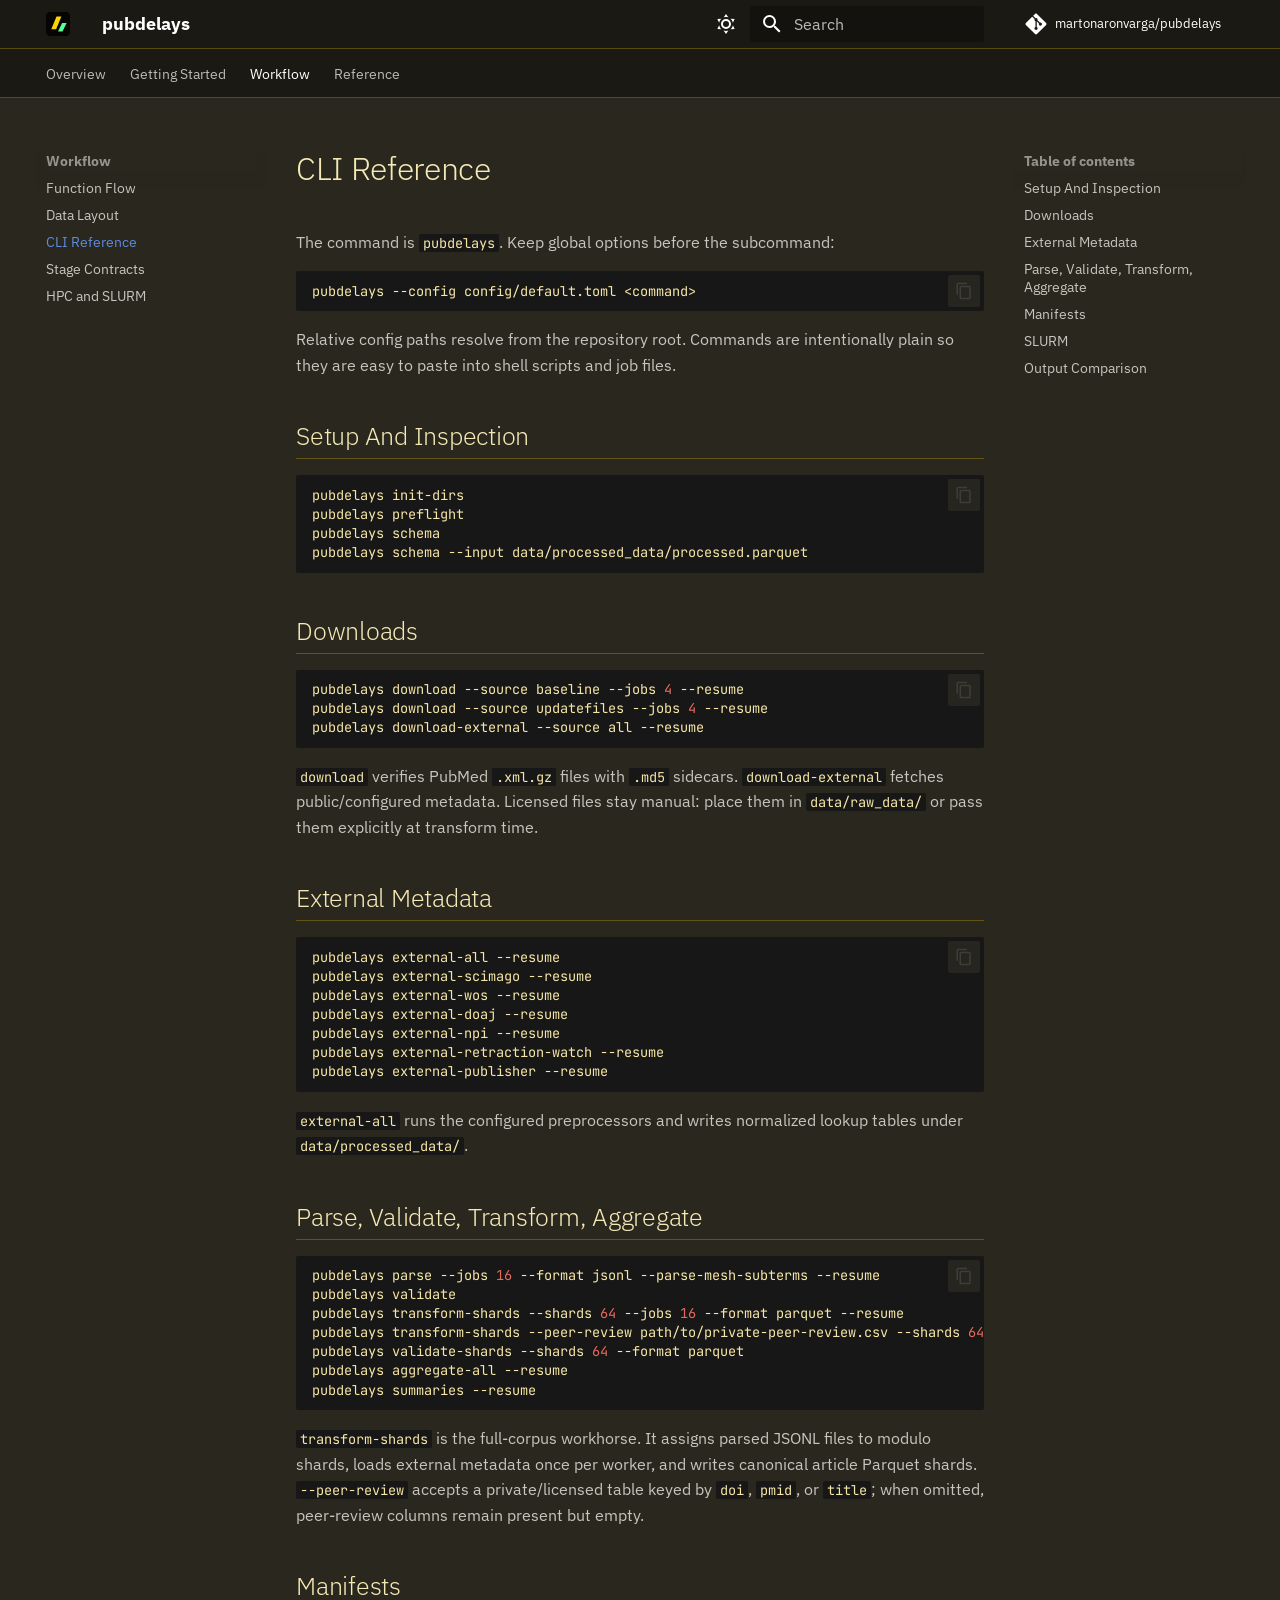
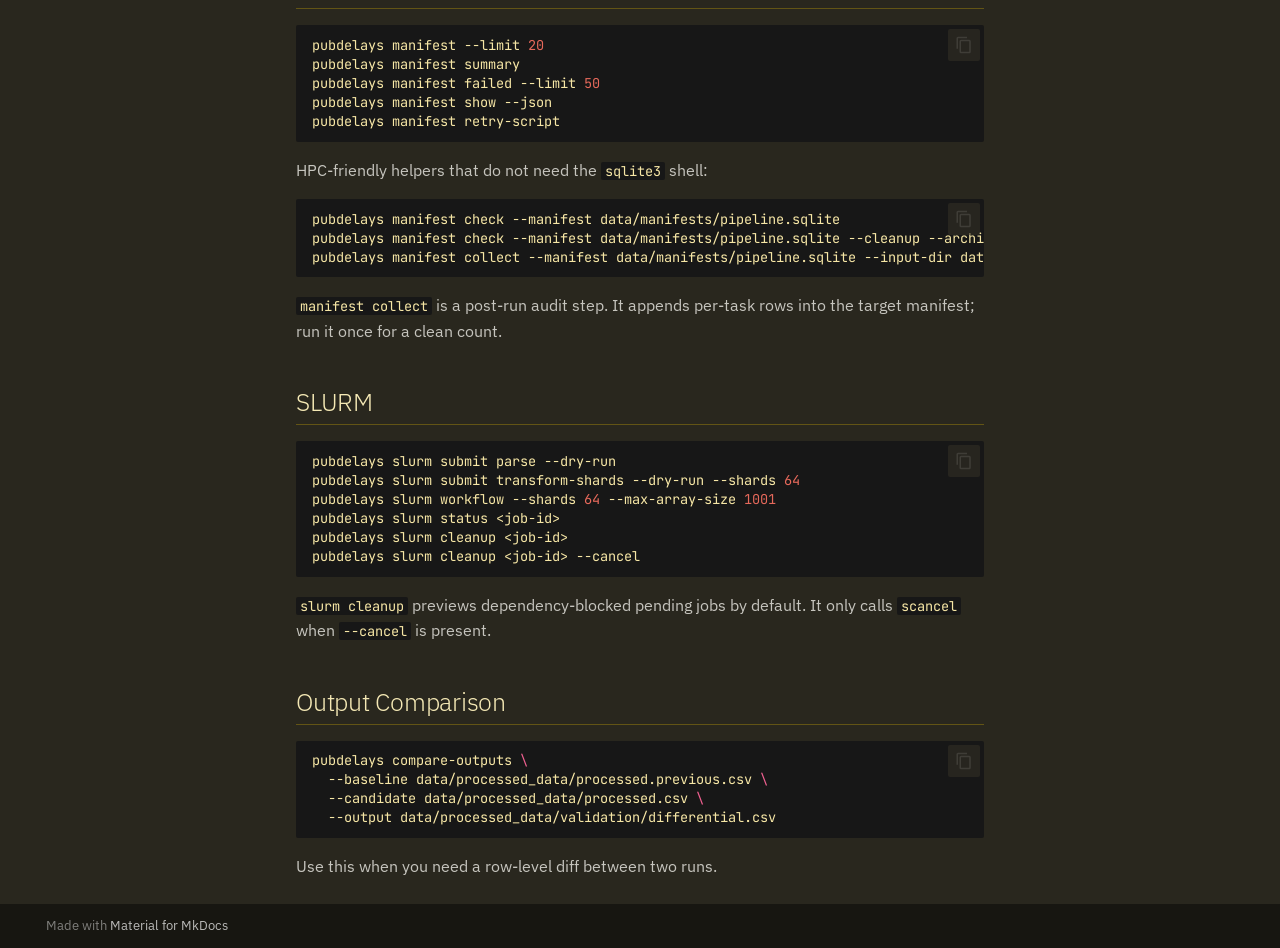
<file: cli/index.html>
<!doctype html>
<html lang="en" class="no-js">
  <head>
    
      <meta charset="utf-8">
      <meta name="viewport" content="width=device-width,initial-scale=1">
      
        <meta name="description" content="Reproducible PubMed/MEDLINE publication-delay pipeline">
      
      
      
        <link rel="canonical" href="https://martonaronvarga.github.io/pubdelays/cli/">
      
      
        <link rel="prev" href="../data-layout/">
      
      
        <link rel="next" href="../STAGE_CONTRACTS/">
      
      
        
      
      
      <link rel="icon" href="../assets/favicon.svg">
      <meta name="generator" content="mkdocs-1.6.1, mkdocs-material-9.7.6">
    
    
      
        <title>CLI Reference - pubdelays</title>
      
    
    
      <link rel="stylesheet" href="../assets/stylesheets/main.484c7ddc.min.css">
      
        
        <link rel="stylesheet" href="../assets/stylesheets/palette.ab4e12ef.min.css">
      
      


    
    
      
    
    
      
        
        
        <link rel="preconnect" href="https://fonts.gstatic.com" crossorigin>
        <link rel="stylesheet" href="https://fonts.googleapis.com/css?family=IBM+Plex+Sans:300,300i,400,400i,700,700i%7CJetBrains+Mono:400,400i,700,700i&display=fallback">
        <style>:root{--md-text-font:"IBM Plex Sans";--md-code-font:"JetBrains Mono"}</style>
      
    
    
      <link rel="stylesheet" href="../stylesheets/extra.css">
    
    <script>__md_scope=new URL("..",location),__md_hash=e=>[...e].reduce(((e,_)=>(e<<5)-e+_.charCodeAt(0)),0),__md_get=(e,_=localStorage,t=__md_scope)=>JSON.parse(_.getItem(t.pathname+"."+e)),__md_set=(e,_,t=localStorage,a=__md_scope)=>{try{t.setItem(a.pathname+"."+e,JSON.stringify(_))}catch(e){}}</script>
    
      

    
    
  </head>
  
  
    
    
      
    
    
    
    
    <body dir="ltr" data-md-color-scheme="slate" data-md-color-primary="black" data-md-color-accent="amber">
  
    
    <input class="md-toggle" data-md-toggle="drawer" type="checkbox" id="__drawer" autocomplete="off">
    <input class="md-toggle" data-md-toggle="search" type="checkbox" id="__search" autocomplete="off">
    <label class="md-overlay" for="__drawer"></label>
    <div data-md-component="skip">
      
        
        <a href="#cli-reference" class="md-skip">
          Skip to content
        </a>
      
    </div>
    <div data-md-component="announce">
      
    </div>
    
    
      

<header class="md-header" data-md-component="header">
  <nav class="md-header__inner md-grid" aria-label="Header">
    <a href=".." title="pubdelays" class="md-header__button md-logo" aria-label="pubdelays" data-md-component="logo">
      
  <img src="../assets/logo.svg" alt="logo">

    </a>
    <label class="md-header__button md-icon" for="__drawer">
      
      <svg xmlns="http://www.w3.org/2000/svg" viewBox="0 0 24 24"><path d="M3 6h18v2H3zm0 5h18v2H3zm0 5h18v2H3z"/></svg>
    </label>
    <div class="md-header__title" data-md-component="header-title">
      <div class="md-header__ellipsis">
        <div class="md-header__topic">
          <span class="md-ellipsis">
            pubdelays
          </span>
        </div>
        <div class="md-header__topic" data-md-component="header-topic">
          <span class="md-ellipsis">
            
              CLI Reference
            
          </span>
        </div>
      </div>
    </div>
    
      
        <form class="md-header__option" data-md-component="palette">
  
    
    
    
    <input class="md-option" data-md-color-media="" data-md-color-scheme="slate" data-md-color-primary="black" data-md-color-accent="amber"  aria-label="Switch to light mode"  type="radio" name="__palette" id="__palette_0">
    
      <label class="md-header__button md-icon" title="Switch to light mode" for="__palette_1" hidden>
        <svg xmlns="http://www.w3.org/2000/svg" viewBox="0 0 24 24"><path d="M12 7a5 5 0 0 1 5 5 5 5 0 0 1-5 5 5 5 0 0 1-5-5 5 5 0 0 1 5-5m0 2a3 3 0 0 0-3 3 3 3 0 0 0 3 3 3 3 0 0 0 3-3 3 3 0 0 0-3-3m0-7 2.39 3.42C13.65 5.15 12.84 5 12 5s-1.65.15-2.39.42zM3.34 7l4.16-.35A7.2 7.2 0 0 0 5.94 8.5c-.44.74-.69 1.5-.83 2.29zm.02 10 1.76-3.77a7.131 7.131 0 0 0 2.38 4.14zM20.65 7l-1.77 3.79a7.02 7.02 0 0 0-2.38-4.15zm-.01 10-4.14.36c.59-.51 1.12-1.14 1.54-1.86.42-.73.69-1.5.83-2.29zM12 22l-2.41-3.44c.74.27 1.55.44 2.41.44.82 0 1.63-.17 2.37-.44z"/></svg>
      </label>
    
  
    
    
    
    <input class="md-option" data-md-color-media="" data-md-color-scheme="default" data-md-color-primary="black" data-md-color-accent="amber"  aria-label="Switch to dark mode"  type="radio" name="__palette" id="__palette_1">
    
      <label class="md-header__button md-icon" title="Switch to dark mode" for="__palette_0" hidden>
        <svg xmlns="http://www.w3.org/2000/svg" viewBox="0 0 24 24"><path d="m17.75 4.09-2.53 1.94.91 3.06-2.63-1.81-2.63 1.81.91-3.06-2.53-1.94L12.44 4l1.06-3 1.06 3zm3.5 6.91-1.64 1.25.59 1.98-1.7-1.17-1.7 1.17.59-1.98L15.75 11l2.06-.05L18.5 9l.69 1.95zm-2.28 4.95c.83-.08 1.72 1.1 1.19 1.85-.32.45-.66.87-1.08 1.27C15.17 23 8.84 23 4.94 19.07c-3.91-3.9-3.91-10.24 0-14.14.4-.4.82-.76 1.27-1.08.75-.53 1.93.36 1.85 1.19-.27 2.86.69 5.83 2.89 8.02a9.96 9.96 0 0 0 8.02 2.89m-1.64 2.02a12.08 12.08 0 0 1-7.8-3.47c-2.17-2.19-3.33-5-3.49-7.82-2.81 3.14-2.7 7.96.31 10.98 3.02 3.01 7.84 3.12 10.98.31"/></svg>
      </label>
    
  
</form>
      
    
    
      <script>var palette=__md_get("__palette");if(palette&&palette.color){if("(prefers-color-scheme)"===palette.color.media){var media=matchMedia("(prefers-color-scheme: light)"),input=document.querySelector(media.matches?"[data-md-color-media='(prefers-color-scheme: light)']":"[data-md-color-media='(prefers-color-scheme: dark)']");palette.color.media=input.getAttribute("data-md-color-media"),palette.color.scheme=input.getAttribute("data-md-color-scheme"),palette.color.primary=input.getAttribute("data-md-color-primary"),palette.color.accent=input.getAttribute("data-md-color-accent")}for(var[key,value]of Object.entries(palette.color))document.body.setAttribute("data-md-color-"+key,value)}</script>
    
    
    
      
      
        <label class="md-header__button md-icon" for="__search">
          
          <svg xmlns="http://www.w3.org/2000/svg" viewBox="0 0 24 24"><path d="M9.5 3A6.5 6.5 0 0 1 16 9.5c0 1.61-.59 3.09-1.56 4.23l.27.27h.79l5 5-1.5 1.5-5-5v-.79l-.27-.27A6.52 6.52 0 0 1 9.5 16 6.5 6.5 0 0 1 3 9.5 6.5 6.5 0 0 1 9.5 3m0 2C7 5 5 7 5 9.5S7 14 9.5 14 14 12 14 9.5 12 5 9.5 5"/></svg>
        </label>
        <div class="md-search" data-md-component="search" role="dialog">
  <label class="md-search__overlay" for="__search"></label>
  <div class="md-search__inner" role="search">
    <form class="md-search__form" name="search">
      <input type="text" class="md-search__input" name="query" aria-label="Search" placeholder="Search" autocapitalize="off" autocorrect="off" autocomplete="off" spellcheck="false" data-md-component="search-query" required>
      <label class="md-search__icon md-icon" for="__search">
        
        <svg xmlns="http://www.w3.org/2000/svg" viewBox="0 0 24 24"><path d="M9.5 3A6.5 6.5 0 0 1 16 9.5c0 1.61-.59 3.09-1.56 4.23l.27.27h.79l5 5-1.5 1.5-5-5v-.79l-.27-.27A6.52 6.52 0 0 1 9.5 16 6.5 6.5 0 0 1 3 9.5 6.5 6.5 0 0 1 9.5 3m0 2C7 5 5 7 5 9.5S7 14 9.5 14 14 12 14 9.5 12 5 9.5 5"/></svg>
        
        <svg xmlns="http://www.w3.org/2000/svg" viewBox="0 0 24 24"><path d="M20 11v2H8l5.5 5.5-1.42 1.42L4.16 12l7.92-7.92L13.5 5.5 8 11z"/></svg>
      </label>
      <nav class="md-search__options" aria-label="Search">
        
        <button type="reset" class="md-search__icon md-icon" title="Clear" aria-label="Clear" tabindex="-1">
          
          <svg xmlns="http://www.w3.org/2000/svg" viewBox="0 0 24 24"><path d="M19 6.41 17.59 5 12 10.59 6.41 5 5 6.41 10.59 12 5 17.59 6.41 19 12 13.41 17.59 19 19 17.59 13.41 12z"/></svg>
        </button>
      </nav>
      
        <div class="md-search__suggest" data-md-component="search-suggest"></div>
      
    </form>
    <div class="md-search__output">
      <div class="md-search__scrollwrap" tabindex="0" data-md-scrollfix>
        <div class="md-search-result" data-md-component="search-result">
          <div class="md-search-result__meta">
            Initializing search
          </div>
          <ol class="md-search-result__list" role="presentation"></ol>
        </div>
      </div>
    </div>
  </div>
</div>
      
    
    
      <div class="md-header__source">
        <a href="https://github.com/martonaronvarga/pubdelays" title="Go to repository" class="md-source" data-md-component="source">
  <div class="md-source__icon md-icon">
    
    <svg xmlns="http://www.w3.org/2000/svg" viewBox="0 0 448 512"><!--! Font Awesome Free 7.1.0 by @fontawesome - https://fontawesome.com License - https://fontawesome.com/license/free (Icons: CC BY 4.0, Fonts: SIL OFL 1.1, Code: MIT License) Copyright 2025 Fonticons, Inc.--><path d="M439.6 236.1 244 40.5c-5.4-5.5-12.8-8.5-20.4-8.5s-15 3-20.4 8.4L162.5 81l51.5 51.5c27.1-9.1 52.7 16.8 43.4 43.7l49.7 49.7c34.2-11.8 61.2 31 35.5 56.7-26.5 26.5-70.2-2.9-56-37.3L240.3 199v121.9c25.3 12.5 22.3 41.8 9.1 55-6.4 6.4-15.2 10.1-24.3 10.1s-17.8-3.6-24.3-10.1c-17.6-17.6-11.1-46.9 11.2-56v-123c-20.8-8.5-24.6-30.7-18.6-45L142.6 101 8.5 235.1C3 240.6 0 247.9 0 255.5s3 15 8.5 20.4l195.6 195.7c5.4 5.4 12.7 8.4 20.4 8.4s15-3 20.4-8.4l194.7-194.7c5.4-5.4 8.4-12.8 8.4-20.4s-3-15-8.4-20.4"/></svg>
  </div>
  <div class="md-source__repository">
    martonaronvarga/pubdelays
  </div>
</a>
      </div>
    
  </nav>
  
</header>
    
    <div class="md-container" data-md-component="container">
      
      
        
          
            
<nav class="md-tabs" aria-label="Tabs" data-md-component="tabs">
  <div class="md-grid">
    <ul class="md-tabs__list">
      
        
  
  
  
  
    <li class="md-tabs__item">
      <a href=".." class="md-tabs__link">
        
  
  
    
  
  Overview

      </a>
    </li>
  

      
        
  
  
  
  
    <li class="md-tabs__item">
      <a href="../getting-started/" class="md-tabs__link">
        
  
  
    
  
  Getting Started

      </a>
    </li>
  

      
        
  
  
  
    
  
  
    
    
      <li class="md-tabs__item md-tabs__item--active">
        <a href="../function-flow/" class="md-tabs__link">
          
  
  
  Workflow

        </a>
      </li>
    
  

      
        
  
  
  
  
    
    
      <li class="md-tabs__item">
        <a href="../ANALYSIS_DATASET_V1/" class="md-tabs__link">
          
  
  
  Reference

        </a>
      </li>
    
  

      
    </ul>
  </div>
</nav>
          
        
      
      <main class="md-main" data-md-component="main">
        <div class="md-main__inner md-grid">
          
            
              
              <div class="md-sidebar md-sidebar--primary" data-md-component="sidebar" data-md-type="navigation" >
                <div class="md-sidebar__scrollwrap">
                  <div class="md-sidebar__inner">
                    


  


<nav class="md-nav md-nav--primary md-nav--lifted" aria-label="Navigation" data-md-level="0">
  <label class="md-nav__title" for="__drawer">
    <a href=".." title="pubdelays" class="md-nav__button md-logo" aria-label="pubdelays" data-md-component="logo">
      
  <img src="../assets/logo.svg" alt="logo">

    </a>
    pubdelays
  </label>
  
    <div class="md-nav__source">
      <a href="https://github.com/martonaronvarga/pubdelays" title="Go to repository" class="md-source" data-md-component="source">
  <div class="md-source__icon md-icon">
    
    <svg xmlns="http://www.w3.org/2000/svg" viewBox="0 0 448 512"><!--! Font Awesome Free 7.1.0 by @fontawesome - https://fontawesome.com License - https://fontawesome.com/license/free (Icons: CC BY 4.0, Fonts: SIL OFL 1.1, Code: MIT License) Copyright 2025 Fonticons, Inc.--><path d="M439.6 236.1 244 40.5c-5.4-5.5-12.8-8.5-20.4-8.5s-15 3-20.4 8.4L162.5 81l51.5 51.5c27.1-9.1 52.7 16.8 43.4 43.7l49.7 49.7c34.2-11.8 61.2 31 35.5 56.7-26.5 26.5-70.2-2.9-56-37.3L240.3 199v121.9c25.3 12.5 22.3 41.8 9.1 55-6.4 6.4-15.2 10.1-24.3 10.1s-17.8-3.6-24.3-10.1c-17.6-17.6-11.1-46.9 11.2-56v-123c-20.8-8.5-24.6-30.7-18.6-45L142.6 101 8.5 235.1C3 240.6 0 247.9 0 255.5s3 15 8.5 20.4l195.6 195.7c5.4 5.4 12.7 8.4 20.4 8.4s15-3 20.4-8.4l194.7-194.7c5.4-5.4 8.4-12.8 8.4-20.4s-3-15-8.4-20.4"/></svg>
  </div>
  <div class="md-source__repository">
    martonaronvarga/pubdelays
  </div>
</a>
    </div>
  
  <ul class="md-nav__list" data-md-scrollfix>
    
      
      
  
  
  
  
    <li class="md-nav__item">
      <a href=".." class="md-nav__link">
        
  
  
  <span class="md-ellipsis">
    
  
    Overview
  

    
  </span>
  
  

      </a>
    </li>
  

    
      
      
  
  
  
  
    <li class="md-nav__item">
      <a href="../getting-started/" class="md-nav__link">
        
  
  
  <span class="md-ellipsis">
    
  
    Getting Started
  

    
  </span>
  
  

      </a>
    </li>
  

    
      
      
  
  
    
  
  
  
    
    
    
    
      
        
        
      
      
        
      
    
    
    <li class="md-nav__item md-nav__item--active md-nav__item--section md-nav__item--nested">
      
        
        
        <input class="md-nav__toggle md-toggle " type="checkbox" id="__nav_3" checked>
        
          
          <label class="md-nav__link" for="__nav_3" id="__nav_3_label" tabindex="">
            
  
  
  <span class="md-ellipsis">
    
  
    Workflow
  

    
  </span>
  
  

            <span class="md-nav__icon md-icon"></span>
          </label>
        
        <nav class="md-nav" data-md-level="1" aria-labelledby="__nav_3_label" aria-expanded="true">
          <label class="md-nav__title" for="__nav_3">
            <span class="md-nav__icon md-icon"></span>
            
  
    Workflow
  

          </label>
          <ul class="md-nav__list" data-md-scrollfix>
            
              
                
  
  
  
  
    <li class="md-nav__item">
      <a href="../function-flow/" class="md-nav__link">
        
  
  
  <span class="md-ellipsis">
    
  
    Function Flow
  

    
  </span>
  
  

      </a>
    </li>
  

              
            
              
                
  
  
  
  
    <li class="md-nav__item">
      <a href="../data-layout/" class="md-nav__link">
        
  
  
  <span class="md-ellipsis">
    
  
    Data Layout
  

    
  </span>
  
  

      </a>
    </li>
  

              
            
              
                
  
  
    
  
  
  
    <li class="md-nav__item md-nav__item--active">
      
      <input class="md-nav__toggle md-toggle" type="checkbox" id="__toc">
      
      
        
      
      
        <label class="md-nav__link md-nav__link--active" for="__toc">
          
  
  
  <span class="md-ellipsis">
    
  
    CLI Reference
  

    
  </span>
  
  

          <span class="md-nav__icon md-icon"></span>
        </label>
      
      <a href="./" class="md-nav__link md-nav__link--active">
        
  
  
  <span class="md-ellipsis">
    
  
    CLI Reference
  

    
  </span>
  
  

      </a>
      
        

<nav class="md-nav md-nav--secondary" aria-label="Table of contents">
  
  
  
    
  
  
    <label class="md-nav__title" for="__toc">
      <span class="md-nav__icon md-icon"></span>
      Table of contents
    </label>
    <ul class="md-nav__list" data-md-component="toc" data-md-scrollfix>
      
        <li class="md-nav__item">
  <a href="#setup-and-inspection" class="md-nav__link">
    <span class="md-ellipsis">
      
        Setup And Inspection
      
    </span>
  </a>
  
</li>
      
        <li class="md-nav__item">
  <a href="#downloads" class="md-nav__link">
    <span class="md-ellipsis">
      
        Downloads
      
    </span>
  </a>
  
</li>
      
        <li class="md-nav__item">
  <a href="#external-metadata" class="md-nav__link">
    <span class="md-ellipsis">
      
        External Metadata
      
    </span>
  </a>
  
</li>
      
        <li class="md-nav__item">
  <a href="#parse-validate-transform-aggregate" class="md-nav__link">
    <span class="md-ellipsis">
      
        Parse, Validate, Transform, Aggregate
      
    </span>
  </a>
  
</li>
      
        <li class="md-nav__item">
  <a href="#manifests" class="md-nav__link">
    <span class="md-ellipsis">
      
        Manifests
      
    </span>
  </a>
  
</li>
      
        <li class="md-nav__item">
  <a href="#slurm" class="md-nav__link">
    <span class="md-ellipsis">
      
        SLURM
      
    </span>
  </a>
  
</li>
      
        <li class="md-nav__item">
  <a href="#output-comparison" class="md-nav__link">
    <span class="md-ellipsis">
      
        Output Comparison
      
    </span>
  </a>
  
</li>
      
    </ul>
  
</nav>
      
    </li>
  

              
            
              
                
  
  
  
  
    <li class="md-nav__item">
      <a href="../STAGE_CONTRACTS/" class="md-nav__link">
        
  
  
  <span class="md-ellipsis">
    
  
    Stage Contracts
  

    
  </span>
  
  

      </a>
    </li>
  

              
            
              
                
  
  
  
  
    <li class="md-nav__item">
      <a href="../hpc-slurm/" class="md-nav__link">
        
  
  
  <span class="md-ellipsis">
    
  
    HPC and SLURM
  

    
  </span>
  
  

      </a>
    </li>
  

              
            
          </ul>
        </nav>
      
    </li>
  

    
      
      
  
  
  
  
    
    
    
    
      
      
        
      
    
    
    <li class="md-nav__item md-nav__item--nested">
      
        
        
        <input class="md-nav__toggle md-toggle " type="checkbox" id="__nav_4" >
        
          
          <label class="md-nav__link" for="__nav_4" id="__nav_4_label" tabindex="0">
            
  
  
  <span class="md-ellipsis">
    
  
    Reference
  

    
  </span>
  
  

            <span class="md-nav__icon md-icon"></span>
          </label>
        
        <nav class="md-nav" data-md-level="1" aria-labelledby="__nav_4_label" aria-expanded="false">
          <label class="md-nav__title" for="__nav_4">
            <span class="md-nav__icon md-icon"></span>
            
  
    Reference
  

          </label>
          <ul class="md-nav__list" data-md-scrollfix>
            
              
                
  
  
  
  
    <li class="md-nav__item">
      <a href="../ANALYSIS_DATASET_V1/" class="md-nav__link">
        
  
  
  <span class="md-ellipsis">
    
  
    Analysis Dataset V1
  

    
  </span>
  
  

      </a>
    </li>
  

              
            
              
                
  
  
  
  
    <li class="md-nav__item">
      <a href="../SEMANTIC_DECISIONS/" class="md-nav__link">
        
  
  
  <span class="md-ellipsis">
    
  
    Semantic Decisions
  

    
  </span>
  
  

      </a>
    </li>
  

              
            
              
                
  
  
  
  
    <li class="md-nav__item">
      <a href="../VALIDATION_AND_BENCHMARKS/" class="md-nav__link">
        
  
  
  <span class="md-ellipsis">
    
  
    Validation and Benchmarks
  

    
  </span>
  
  

      </a>
    </li>
  

              
            
              
                
  
  
  
  
    <li class="md-nav__item">
      <a href="../PIPELINE_CONTEXT/" class="md-nav__link">
        
  
  
  <span class="md-ellipsis">
    
  
    Pipeline Context
  

    
  </span>
  
  

      </a>
    </li>
  

              
            
          </ul>
        </nav>
      
    </li>
  

    
  </ul>
</nav>
                  </div>
                </div>
              </div>
            
            
              
              <div class="md-sidebar md-sidebar--secondary" data-md-component="sidebar" data-md-type="toc" >
                <div class="md-sidebar__scrollwrap">
                  <div class="md-sidebar__inner">
                    

<nav class="md-nav md-nav--secondary" aria-label="Table of contents">
  
  
  
    
  
  
    <label class="md-nav__title" for="__toc">
      <span class="md-nav__icon md-icon"></span>
      Table of contents
    </label>
    <ul class="md-nav__list" data-md-component="toc" data-md-scrollfix>
      
        <li class="md-nav__item">
  <a href="#setup-and-inspection" class="md-nav__link">
    <span class="md-ellipsis">
      
        Setup And Inspection
      
    </span>
  </a>
  
</li>
      
        <li class="md-nav__item">
  <a href="#downloads" class="md-nav__link">
    <span class="md-ellipsis">
      
        Downloads
      
    </span>
  </a>
  
</li>
      
        <li class="md-nav__item">
  <a href="#external-metadata" class="md-nav__link">
    <span class="md-ellipsis">
      
        External Metadata
      
    </span>
  </a>
  
</li>
      
        <li class="md-nav__item">
  <a href="#parse-validate-transform-aggregate" class="md-nav__link">
    <span class="md-ellipsis">
      
        Parse, Validate, Transform, Aggregate
      
    </span>
  </a>
  
</li>
      
        <li class="md-nav__item">
  <a href="#manifests" class="md-nav__link">
    <span class="md-ellipsis">
      
        Manifests
      
    </span>
  </a>
  
</li>
      
        <li class="md-nav__item">
  <a href="#slurm" class="md-nav__link">
    <span class="md-ellipsis">
      
        SLURM
      
    </span>
  </a>
  
</li>
      
        <li class="md-nav__item">
  <a href="#output-comparison" class="md-nav__link">
    <span class="md-ellipsis">
      
        Output Comparison
      
    </span>
  </a>
  
</li>
      
    </ul>
  
</nav>
                  </div>
                </div>
              </div>
            
          
          
            <div class="md-content" data-md-component="content">
              
              <article class="md-content__inner md-typeset">
                
                  


  
  


<h1 id="cli-reference">CLI Reference<a class="headerlink" href="#cli-reference" title="Permanent link">&para;</a></h1>
<p>The command is <code>pubdelays</code>. Keep global options before the subcommand:</p>
<div class="highlight"><pre><span></span><code><a id="__codelineno-0-1" name="__codelineno-0-1" href="#__codelineno-0-1"></a>pubdelays<span class="w"> </span>--config<span class="w"> </span>config/default.toml<span class="w"> </span>&lt;command&gt;
</code></pre></div>
<p>Relative config paths resolve from the repository root. Commands are intentionally plain so they are easy to paste into shell scripts and job files.</p>
<h2 id="setup-and-inspection">Setup And Inspection<a class="headerlink" href="#setup-and-inspection" title="Permanent link">&para;</a></h2>
<div class="highlight"><pre><span></span><code><a id="__codelineno-1-1" name="__codelineno-1-1" href="#__codelineno-1-1"></a>pubdelays<span class="w"> </span>init-dirs
<a id="__codelineno-1-2" name="__codelineno-1-2" href="#__codelineno-1-2"></a>pubdelays<span class="w"> </span>preflight
<a id="__codelineno-1-3" name="__codelineno-1-3" href="#__codelineno-1-3"></a>pubdelays<span class="w"> </span>schema
<a id="__codelineno-1-4" name="__codelineno-1-4" href="#__codelineno-1-4"></a>pubdelays<span class="w"> </span>schema<span class="w"> </span>--input<span class="w"> </span>data/processed_data/processed.parquet
</code></pre></div>
<h2 id="downloads">Downloads<a class="headerlink" href="#downloads" title="Permanent link">&para;</a></h2>
<div class="highlight"><pre><span></span><code><a id="__codelineno-2-1" name="__codelineno-2-1" href="#__codelineno-2-1"></a>pubdelays<span class="w"> </span>download<span class="w"> </span>--source<span class="w"> </span>baseline<span class="w"> </span>--jobs<span class="w"> </span><span class="m">4</span><span class="w"> </span>--resume
<a id="__codelineno-2-2" name="__codelineno-2-2" href="#__codelineno-2-2"></a>pubdelays<span class="w"> </span>download<span class="w"> </span>--source<span class="w"> </span>updatefiles<span class="w"> </span>--jobs<span class="w"> </span><span class="m">4</span><span class="w"> </span>--resume
<a id="__codelineno-2-3" name="__codelineno-2-3" href="#__codelineno-2-3"></a>pubdelays<span class="w"> </span>download-external<span class="w"> </span>--source<span class="w"> </span>all<span class="w"> </span>--resume
</code></pre></div>
<p><code>download</code> verifies PubMed <code>.xml.gz</code> files with <code>.md5</code> sidecars. <code>download-external</code> fetches public/configured metadata. Licensed files stay manual: place them in <code>data/raw_data/</code> or pass them explicitly at transform time.</p>
<h2 id="external-metadata">External Metadata<a class="headerlink" href="#external-metadata" title="Permanent link">&para;</a></h2>
<div class="highlight"><pre><span></span><code><a id="__codelineno-3-1" name="__codelineno-3-1" href="#__codelineno-3-1"></a>pubdelays<span class="w"> </span>external-all<span class="w"> </span>--resume
<a id="__codelineno-3-2" name="__codelineno-3-2" href="#__codelineno-3-2"></a>pubdelays<span class="w"> </span>external-scimago<span class="w"> </span>--resume
<a id="__codelineno-3-3" name="__codelineno-3-3" href="#__codelineno-3-3"></a>pubdelays<span class="w"> </span>external-wos<span class="w"> </span>--resume
<a id="__codelineno-3-4" name="__codelineno-3-4" href="#__codelineno-3-4"></a>pubdelays<span class="w"> </span>external-doaj<span class="w"> </span>--resume
<a id="__codelineno-3-5" name="__codelineno-3-5" href="#__codelineno-3-5"></a>pubdelays<span class="w"> </span>external-npi<span class="w"> </span>--resume
<a id="__codelineno-3-6" name="__codelineno-3-6" href="#__codelineno-3-6"></a>pubdelays<span class="w"> </span>external-retraction-watch<span class="w"> </span>--resume
<a id="__codelineno-3-7" name="__codelineno-3-7" href="#__codelineno-3-7"></a>pubdelays<span class="w"> </span>external-publisher<span class="w"> </span>--resume
</code></pre></div>
<p><code>external-all</code> runs the configured preprocessors and writes normalized lookup tables under <code>data/processed_data/</code>.</p>
<h2 id="parse-validate-transform-aggregate">Parse, Validate, Transform, Aggregate<a class="headerlink" href="#parse-validate-transform-aggregate" title="Permanent link">&para;</a></h2>
<div class="highlight"><pre><span></span><code><a id="__codelineno-4-1" name="__codelineno-4-1" href="#__codelineno-4-1"></a>pubdelays<span class="w"> </span>parse<span class="w"> </span>--jobs<span class="w"> </span><span class="m">16</span><span class="w"> </span>--format<span class="w"> </span>jsonl<span class="w"> </span>--parse-mesh-subterms<span class="w"> </span>--resume
<a id="__codelineno-4-2" name="__codelineno-4-2" href="#__codelineno-4-2"></a>pubdelays<span class="w"> </span>validate
<a id="__codelineno-4-3" name="__codelineno-4-3" href="#__codelineno-4-3"></a>pubdelays<span class="w"> </span>transform-shards<span class="w"> </span>--shards<span class="w"> </span><span class="m">64</span><span class="w"> </span>--jobs<span class="w"> </span><span class="m">16</span><span class="w"> </span>--format<span class="w"> </span>parquet<span class="w"> </span>--resume
<a id="__codelineno-4-4" name="__codelineno-4-4" href="#__codelineno-4-4"></a>pubdelays<span class="w"> </span>transform-shards<span class="w"> </span>--peer-review<span class="w"> </span>path/to/private-peer-review.csv<span class="w"> </span>--shards<span class="w"> </span><span class="m">64</span><span class="w"> </span>--resume
<a id="__codelineno-4-5" name="__codelineno-4-5" href="#__codelineno-4-5"></a>pubdelays<span class="w"> </span>validate-shards<span class="w"> </span>--shards<span class="w"> </span><span class="m">64</span><span class="w"> </span>--format<span class="w"> </span>parquet
<a id="__codelineno-4-6" name="__codelineno-4-6" href="#__codelineno-4-6"></a>pubdelays<span class="w"> </span>aggregate-all<span class="w"> </span>--resume
<a id="__codelineno-4-7" name="__codelineno-4-7" href="#__codelineno-4-7"></a>pubdelays<span class="w"> </span>summaries<span class="w"> </span>--resume
</code></pre></div>
<p><code>transform-shards</code> is the full-corpus workhorse. It assigns parsed JSONL files to modulo shards, loads external metadata once per worker, and writes canonical article Parquet shards. <code>--peer-review</code> accepts a private/licensed table keyed by <code>doi</code>, <code>pmid</code>, or <code>title</code>; when omitted, peer-review columns remain present but empty.</p>
<h2 id="manifests">Manifests<a class="headerlink" href="#manifests" title="Permanent link">&para;</a></h2>
<div class="highlight"><pre><span></span><code><a id="__codelineno-5-1" name="__codelineno-5-1" href="#__codelineno-5-1"></a>pubdelays<span class="w"> </span>manifest<span class="w"> </span>--limit<span class="w"> </span><span class="m">20</span>
<a id="__codelineno-5-2" name="__codelineno-5-2" href="#__codelineno-5-2"></a>pubdelays<span class="w"> </span>manifest<span class="w"> </span>summary
<a id="__codelineno-5-3" name="__codelineno-5-3" href="#__codelineno-5-3"></a>pubdelays<span class="w"> </span>manifest<span class="w"> </span>failed<span class="w"> </span>--limit<span class="w"> </span><span class="m">50</span>
<a id="__codelineno-5-4" name="__codelineno-5-4" href="#__codelineno-5-4"></a>pubdelays<span class="w"> </span>manifest<span class="w"> </span>show<span class="w"> </span>--json
<a id="__codelineno-5-5" name="__codelineno-5-5" href="#__codelineno-5-5"></a>pubdelays<span class="w"> </span>manifest<span class="w"> </span>retry-script
</code></pre></div>
<p>HPC-friendly helpers that do not need the <code>sqlite3</code> shell:</p>
<div class="highlight"><pre><span></span><code><a id="__codelineno-6-1" name="__codelineno-6-1" href="#__codelineno-6-1"></a>pubdelays<span class="w"> </span>manifest<span class="w"> </span>check<span class="w"> </span>--manifest<span class="w"> </span>data/manifests/pipeline.sqlite
<a id="__codelineno-6-2" name="__codelineno-6-2" href="#__codelineno-6-2"></a>pubdelays<span class="w"> </span>manifest<span class="w"> </span>check<span class="w"> </span>--manifest<span class="w"> </span>data/manifests/pipeline.sqlite<span class="w"> </span>--cleanup<span class="w"> </span>--archive-dir<span class="w"> </span>data/manifests/corrupt
<a id="__codelineno-6-3" name="__codelineno-6-3" href="#__codelineno-6-3"></a>pubdelays<span class="w"> </span>manifest<span class="w"> </span>collect<span class="w"> </span>--manifest<span class="w"> </span>data/manifests/pipeline.sqlite<span class="w"> </span>--input-dir<span class="w"> </span>data/manifests/slurm
</code></pre></div>
<p><code>manifest collect</code> is a post-run audit step. It appends per-task rows into the target manifest; run it once for a clean count.</p>
<h2 id="slurm">SLURM<a class="headerlink" href="#slurm" title="Permanent link">&para;</a></h2>
<div class="highlight"><pre><span></span><code><a id="__codelineno-7-1" name="__codelineno-7-1" href="#__codelineno-7-1"></a>pubdelays<span class="w"> </span>slurm<span class="w"> </span>submit<span class="w"> </span>parse<span class="w"> </span>--dry-run
<a id="__codelineno-7-2" name="__codelineno-7-2" href="#__codelineno-7-2"></a>pubdelays<span class="w"> </span>slurm<span class="w"> </span>submit<span class="w"> </span>transform-shards<span class="w"> </span>--dry-run<span class="w"> </span>--shards<span class="w"> </span><span class="m">64</span>
<a id="__codelineno-7-3" name="__codelineno-7-3" href="#__codelineno-7-3"></a>pubdelays<span class="w"> </span>slurm<span class="w"> </span>workflow<span class="w"> </span>--shards<span class="w"> </span><span class="m">64</span><span class="w"> </span>--max-array-size<span class="w"> </span><span class="m">1001</span>
<a id="__codelineno-7-4" name="__codelineno-7-4" href="#__codelineno-7-4"></a>pubdelays<span class="w"> </span>slurm<span class="w"> </span>status<span class="w"> </span>&lt;job-id&gt;
<a id="__codelineno-7-5" name="__codelineno-7-5" href="#__codelineno-7-5"></a>pubdelays<span class="w"> </span>slurm<span class="w"> </span>cleanup<span class="w"> </span>&lt;job-id&gt;
<a id="__codelineno-7-6" name="__codelineno-7-6" href="#__codelineno-7-6"></a>pubdelays<span class="w"> </span>slurm<span class="w"> </span>cleanup<span class="w"> </span>&lt;job-id&gt;<span class="w"> </span>--cancel
</code></pre></div>
<p><code>slurm cleanup</code> previews dependency-blocked pending jobs by default. It only calls <code>scancel</code> when <code>--cancel</code> is present.</p>
<h2 id="output-comparison">Output Comparison<a class="headerlink" href="#output-comparison" title="Permanent link">&para;</a></h2>
<div class="highlight"><pre><span></span><code><a id="__codelineno-8-1" name="__codelineno-8-1" href="#__codelineno-8-1"></a>pubdelays<span class="w"> </span>compare-outputs<span class="w"> </span><span class="se">\</span>
<a id="__codelineno-8-2" name="__codelineno-8-2" href="#__codelineno-8-2"></a><span class="w">  </span>--baseline<span class="w"> </span>data/processed_data/processed.previous.csv<span class="w"> </span><span class="se">\</span>
<a id="__codelineno-8-3" name="__codelineno-8-3" href="#__codelineno-8-3"></a><span class="w">  </span>--candidate<span class="w"> </span>data/processed_data/processed.csv<span class="w"> </span><span class="se">\</span>
<a id="__codelineno-8-4" name="__codelineno-8-4" href="#__codelineno-8-4"></a><span class="w">  </span>--output<span class="w"> </span>data/processed_data/validation/differential.csv
</code></pre></div>
<p>Use this when you need a row-level diff between two runs.</p>












                
              </article>
            </div>
          
          
<script>var target=document.getElementById(location.hash.slice(1));target&&target.name&&(target.checked=target.name.startsWith("__tabbed_"))</script>
        </div>
        
          <button type="button" class="md-top md-icon" data-md-component="top" hidden>
  
  <svg xmlns="http://www.w3.org/2000/svg" viewBox="0 0 24 24"><path d="M13 20h-2V8l-5.5 5.5-1.42-1.42L12 4.16l7.92 7.92-1.42 1.42L13 8z"/></svg>
  Back to top
</button>
        
      </main>
      
        <footer class="md-footer">
  
  <div class="md-footer-meta md-typeset">
    <div class="md-footer-meta__inner md-grid">
      <div class="md-copyright">
  
  
    Made with
    <a href="https://squidfunk.github.io/mkdocs-material/" target="_blank" rel="noopener">
      Material for MkDocs
    </a>
  
</div>
      
    </div>
  </div>
</footer>
      
    </div>
    <div class="md-dialog" data-md-component="dialog">
      <div class="md-dialog__inner md-typeset"></div>
    </div>
    
      <div class="md-progress" data-md-component="progress" role="progressbar"></div>
    
    
    
      
      
      <script id="__config" type="application/json">{"annotate": null, "base": "..", "features": ["navigation.instant", "navigation.instant.progress", "navigation.tracking", "navigation.tabs", "navigation.sections", "navigation.top", "search.highlight", "search.suggest", "content.code.copy"], "search": "../assets/javascripts/workers/search.2c215733.min.js", "tags": null, "translations": {"clipboard.copied": "Copied to clipboard", "clipboard.copy": "Copy to clipboard", "search.result.more.one": "1 more on this page", "search.result.more.other": "# more on this page", "search.result.none": "No matching documents", "search.result.one": "1 matching document", "search.result.other": "# matching documents", "search.result.placeholder": "Type to start searching", "search.result.term.missing": "Missing", "select.version": "Select version"}, "version": null}</script>
    
    
      <script src="../assets/javascripts/bundle.79ae519e.min.js"></script>
      
    
  </body>
</html>
</file>
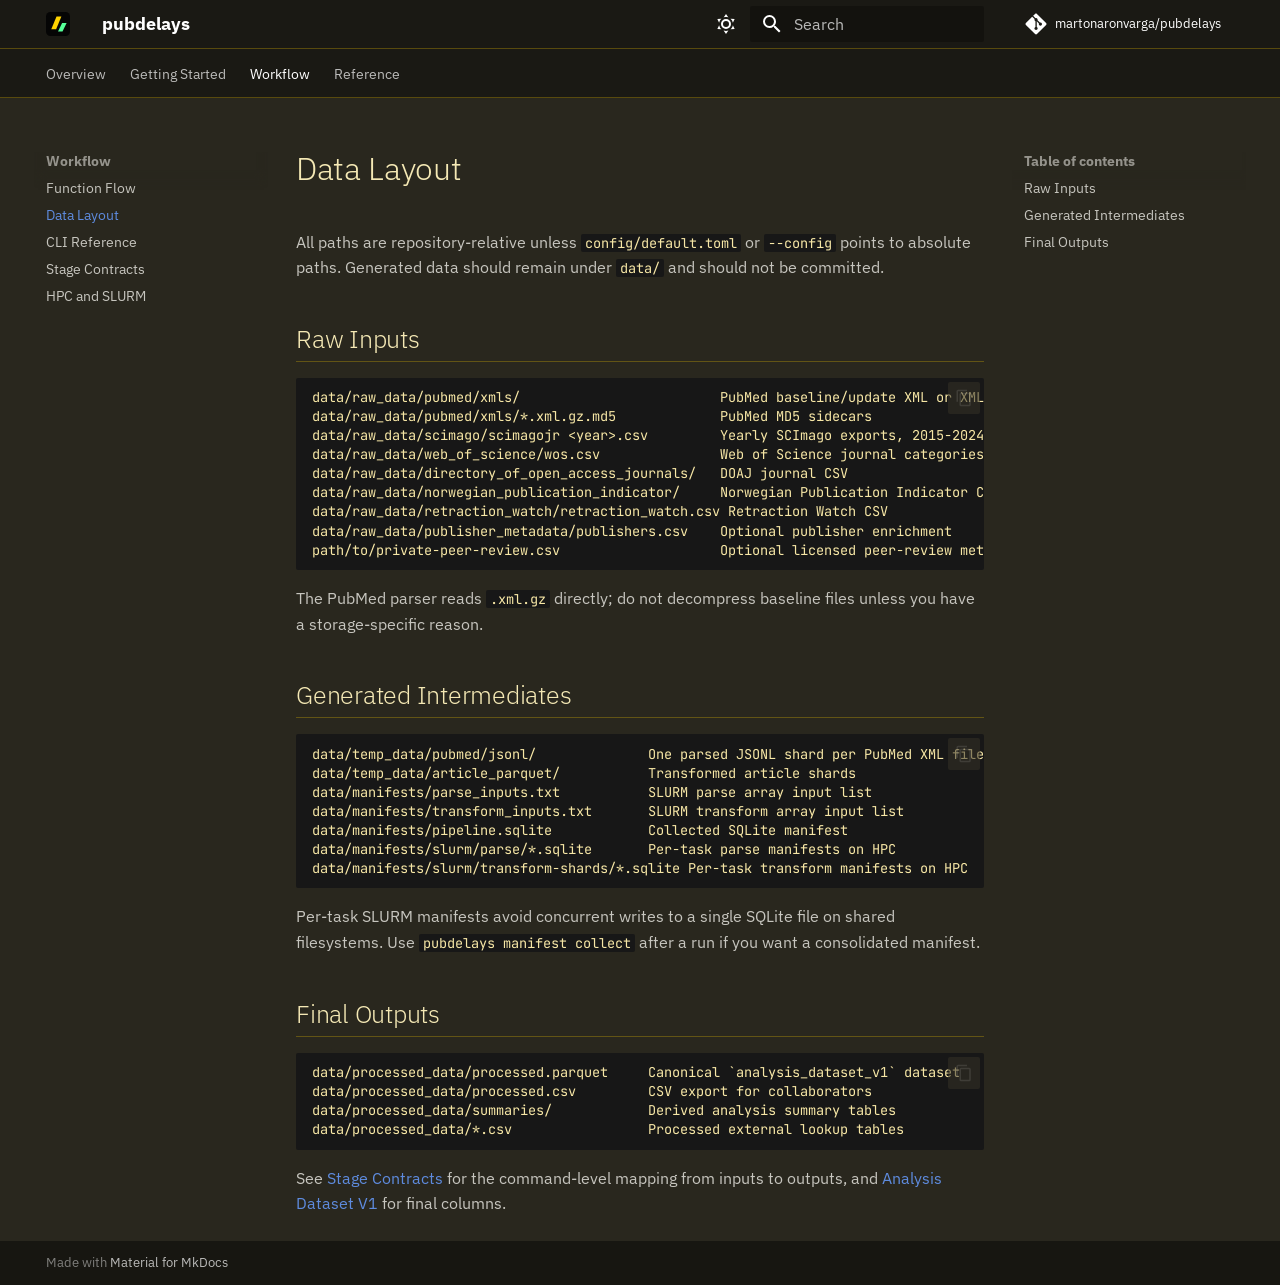
<file: data-layout/index.html>
<!doctype html>
<html lang="en" class="no-js">
  <head>
    
      <meta charset="utf-8">
      <meta name="viewport" content="width=device-width,initial-scale=1">
      
        <meta name="description" content="Reproducible PubMed/MEDLINE publication-delay pipeline">
      
      
      
        <link rel="canonical" href="https://martonaronvarga.github.io/pubdelays/data-layout/">
      
      
        <link rel="prev" href="../function-flow/">
      
      
        <link rel="next" href="../cli/">
      
      
        
      
      
      <link rel="icon" href="../assets/favicon.svg">
      <meta name="generator" content="mkdocs-1.6.1, mkdocs-material-9.7.6">
    
    
      
        <title>Data Layout - pubdelays</title>
      
    
    
      <link rel="stylesheet" href="../assets/stylesheets/main.484c7ddc.min.css">
      
        
        <link rel="stylesheet" href="../assets/stylesheets/palette.ab4e12ef.min.css">
      
      


    
    
      
    
    
      
        
        
        <link rel="preconnect" href="https://fonts.gstatic.com" crossorigin>
        <link rel="stylesheet" href="https://fonts.googleapis.com/css?family=IBM+Plex+Sans:300,300i,400,400i,700,700i%7CJetBrains+Mono:400,400i,700,700i&display=fallback">
        <style>:root{--md-text-font:"IBM Plex Sans";--md-code-font:"JetBrains Mono"}</style>
      
    
    
      <link rel="stylesheet" href="../stylesheets/extra.css">
    
    <script>__md_scope=new URL("..",location),__md_hash=e=>[...e].reduce(((e,_)=>(e<<5)-e+_.charCodeAt(0)),0),__md_get=(e,_=localStorage,t=__md_scope)=>JSON.parse(_.getItem(t.pathname+"."+e)),__md_set=(e,_,t=localStorage,a=__md_scope)=>{try{t.setItem(a.pathname+"."+e,JSON.stringify(_))}catch(e){}}</script>
    
      

    
    
  </head>
  
  
    
    
      
    
    
    
    
    <body dir="ltr" data-md-color-scheme="slate" data-md-color-primary="black" data-md-color-accent="amber">
  
    
    <input class="md-toggle" data-md-toggle="drawer" type="checkbox" id="__drawer" autocomplete="off">
    <input class="md-toggle" data-md-toggle="search" type="checkbox" id="__search" autocomplete="off">
    <label class="md-overlay" for="__drawer"></label>
    <div data-md-component="skip">
      
        
        <a href="#data-layout" class="md-skip">
          Skip to content
        </a>
      
    </div>
    <div data-md-component="announce">
      
    </div>
    
    
      

<header class="md-header" data-md-component="header">
  <nav class="md-header__inner md-grid" aria-label="Header">
    <a href=".." title="pubdelays" class="md-header__button md-logo" aria-label="pubdelays" data-md-component="logo">
      
  <img src="../assets/logo.svg" alt="logo">

    </a>
    <label class="md-header__button md-icon" for="__drawer">
      
      <svg xmlns="http://www.w3.org/2000/svg" viewBox="0 0 24 24"><path d="M3 6h18v2H3zm0 5h18v2H3zm0 5h18v2H3z"/></svg>
    </label>
    <div class="md-header__title" data-md-component="header-title">
      <div class="md-header__ellipsis">
        <div class="md-header__topic">
          <span class="md-ellipsis">
            pubdelays
          </span>
        </div>
        <div class="md-header__topic" data-md-component="header-topic">
          <span class="md-ellipsis">
            
              Data Layout
            
          </span>
        </div>
      </div>
    </div>
    
      
        <form class="md-header__option" data-md-component="palette">
  
    
    
    
    <input class="md-option" data-md-color-media="" data-md-color-scheme="slate" data-md-color-primary="black" data-md-color-accent="amber"  aria-label="Switch to light mode"  type="radio" name="__palette" id="__palette_0">
    
      <label class="md-header__button md-icon" title="Switch to light mode" for="__palette_1" hidden>
        <svg xmlns="http://www.w3.org/2000/svg" viewBox="0 0 24 24"><path d="M12 7a5 5 0 0 1 5 5 5 5 0 0 1-5 5 5 5 0 0 1-5-5 5 5 0 0 1 5-5m0 2a3 3 0 0 0-3 3 3 3 0 0 0 3 3 3 3 0 0 0 3-3 3 3 0 0 0-3-3m0-7 2.39 3.42C13.65 5.15 12.84 5 12 5s-1.65.15-2.39.42zM3.34 7l4.16-.35A7.2 7.2 0 0 0 5.94 8.5c-.44.74-.69 1.5-.83 2.29zm.02 10 1.76-3.77a7.131 7.131 0 0 0 2.38 4.14zM20.65 7l-1.77 3.79a7.02 7.02 0 0 0-2.38-4.15zm-.01 10-4.14.36c.59-.51 1.12-1.14 1.54-1.86.42-.73.69-1.5.83-2.29zM12 22l-2.41-3.44c.74.27 1.55.44 2.41.44.82 0 1.63-.17 2.37-.44z"/></svg>
      </label>
    
  
    
    
    
    <input class="md-option" data-md-color-media="" data-md-color-scheme="default" data-md-color-primary="black" data-md-color-accent="amber"  aria-label="Switch to dark mode"  type="radio" name="__palette" id="__palette_1">
    
      <label class="md-header__button md-icon" title="Switch to dark mode" for="__palette_0" hidden>
        <svg xmlns="http://www.w3.org/2000/svg" viewBox="0 0 24 24"><path d="m17.75 4.09-2.53 1.94.91 3.06-2.63-1.81-2.63 1.81.91-3.06-2.53-1.94L12.44 4l1.06-3 1.06 3zm3.5 6.91-1.64 1.25.59 1.98-1.7-1.17-1.7 1.17.59-1.98L15.75 11l2.06-.05L18.5 9l.69 1.95zm-2.28 4.95c.83-.08 1.72 1.1 1.19 1.85-.32.45-.66.87-1.08 1.27C15.17 23 8.84 23 4.94 19.07c-3.91-3.9-3.91-10.24 0-14.14.4-.4.82-.76 1.27-1.08.75-.53 1.93.36 1.85 1.19-.27 2.86.69 5.83 2.89 8.02a9.96 9.96 0 0 0 8.02 2.89m-1.64 2.02a12.08 12.08 0 0 1-7.8-3.47c-2.17-2.19-3.33-5-3.49-7.82-2.81 3.14-2.7 7.96.31 10.98 3.02 3.01 7.84 3.12 10.98.31"/></svg>
      </label>
    
  
</form>
      
    
    
      <script>var palette=__md_get("__palette");if(palette&&palette.color){if("(prefers-color-scheme)"===palette.color.media){var media=matchMedia("(prefers-color-scheme: light)"),input=document.querySelector(media.matches?"[data-md-color-media='(prefers-color-scheme: light)']":"[data-md-color-media='(prefers-color-scheme: dark)']");palette.color.media=input.getAttribute("data-md-color-media"),palette.color.scheme=input.getAttribute("data-md-color-scheme"),palette.color.primary=input.getAttribute("data-md-color-primary"),palette.color.accent=input.getAttribute("data-md-color-accent")}for(var[key,value]of Object.entries(palette.color))document.body.setAttribute("data-md-color-"+key,value)}</script>
    
    
    
      
      
        <label class="md-header__button md-icon" for="__search">
          
          <svg xmlns="http://www.w3.org/2000/svg" viewBox="0 0 24 24"><path d="M9.5 3A6.5 6.5 0 0 1 16 9.5c0 1.61-.59 3.09-1.56 4.23l.27.27h.79l5 5-1.5 1.5-5-5v-.79l-.27-.27A6.52 6.52 0 0 1 9.5 16 6.5 6.5 0 0 1 3 9.5 6.5 6.5 0 0 1 9.5 3m0 2C7 5 5 7 5 9.5S7 14 9.5 14 14 12 14 9.5 12 5 9.5 5"/></svg>
        </label>
        <div class="md-search" data-md-component="search" role="dialog">
  <label class="md-search__overlay" for="__search"></label>
  <div class="md-search__inner" role="search">
    <form class="md-search__form" name="search">
      <input type="text" class="md-search__input" name="query" aria-label="Search" placeholder="Search" autocapitalize="off" autocorrect="off" autocomplete="off" spellcheck="false" data-md-component="search-query" required>
      <label class="md-search__icon md-icon" for="__search">
        
        <svg xmlns="http://www.w3.org/2000/svg" viewBox="0 0 24 24"><path d="M9.5 3A6.5 6.5 0 0 1 16 9.5c0 1.61-.59 3.09-1.56 4.23l.27.27h.79l5 5-1.5 1.5-5-5v-.79l-.27-.27A6.52 6.52 0 0 1 9.5 16 6.5 6.5 0 0 1 3 9.5 6.5 6.5 0 0 1 9.5 3m0 2C7 5 5 7 5 9.5S7 14 9.5 14 14 12 14 9.5 12 5 9.5 5"/></svg>
        
        <svg xmlns="http://www.w3.org/2000/svg" viewBox="0 0 24 24"><path d="M20 11v2H8l5.5 5.5-1.42 1.42L4.16 12l7.92-7.92L13.5 5.5 8 11z"/></svg>
      </label>
      <nav class="md-search__options" aria-label="Search">
        
        <button type="reset" class="md-search__icon md-icon" title="Clear" aria-label="Clear" tabindex="-1">
          
          <svg xmlns="http://www.w3.org/2000/svg" viewBox="0 0 24 24"><path d="M19 6.41 17.59 5 12 10.59 6.41 5 5 6.41 10.59 12 5 17.59 6.41 19 12 13.41 17.59 19 19 17.59 13.41 12z"/></svg>
        </button>
      </nav>
      
        <div class="md-search__suggest" data-md-component="search-suggest"></div>
      
    </form>
    <div class="md-search__output">
      <div class="md-search__scrollwrap" tabindex="0" data-md-scrollfix>
        <div class="md-search-result" data-md-component="search-result">
          <div class="md-search-result__meta">
            Initializing search
          </div>
          <ol class="md-search-result__list" role="presentation"></ol>
        </div>
      </div>
    </div>
  </div>
</div>
      
    
    
      <div class="md-header__source">
        <a href="https://github.com/martonaronvarga/pubdelays" title="Go to repository" class="md-source" data-md-component="source">
  <div class="md-source__icon md-icon">
    
    <svg xmlns="http://www.w3.org/2000/svg" viewBox="0 0 448 512"><!--! Font Awesome Free 7.1.0 by @fontawesome - https://fontawesome.com License - https://fontawesome.com/license/free (Icons: CC BY 4.0, Fonts: SIL OFL 1.1, Code: MIT License) Copyright 2025 Fonticons, Inc.--><path d="M439.6 236.1 244 40.5c-5.4-5.5-12.8-8.5-20.4-8.5s-15 3-20.4 8.4L162.5 81l51.5 51.5c27.1-9.1 52.7 16.8 43.4 43.7l49.7 49.7c34.2-11.8 61.2 31 35.5 56.7-26.5 26.5-70.2-2.9-56-37.3L240.3 199v121.9c25.3 12.5 22.3 41.8 9.1 55-6.4 6.4-15.2 10.1-24.3 10.1s-17.8-3.6-24.3-10.1c-17.6-17.6-11.1-46.9 11.2-56v-123c-20.8-8.5-24.6-30.7-18.6-45L142.6 101 8.5 235.1C3 240.6 0 247.9 0 255.5s3 15 8.5 20.4l195.6 195.7c5.4 5.4 12.7 8.4 20.4 8.4s15-3 20.4-8.4l194.7-194.7c5.4-5.4 8.4-12.8 8.4-20.4s-3-15-8.4-20.4"/></svg>
  </div>
  <div class="md-source__repository">
    martonaronvarga/pubdelays
  </div>
</a>
      </div>
    
  </nav>
  
</header>
    
    <div class="md-container" data-md-component="container">
      
      
        
          
            
<nav class="md-tabs" aria-label="Tabs" data-md-component="tabs">
  <div class="md-grid">
    <ul class="md-tabs__list">
      
        
  
  
  
  
    <li class="md-tabs__item">
      <a href=".." class="md-tabs__link">
        
  
  
    
  
  Overview

      </a>
    </li>
  

      
        
  
  
  
  
    <li class="md-tabs__item">
      <a href="../getting-started/" class="md-tabs__link">
        
  
  
    
  
  Getting Started

      </a>
    </li>
  

      
        
  
  
  
    
  
  
    
    
      <li class="md-tabs__item md-tabs__item--active">
        <a href="../function-flow/" class="md-tabs__link">
          
  
  
  Workflow

        </a>
      </li>
    
  

      
        
  
  
  
  
    
    
      <li class="md-tabs__item">
        <a href="../ANALYSIS_DATASET_V1/" class="md-tabs__link">
          
  
  
  Reference

        </a>
      </li>
    
  

      
    </ul>
  </div>
</nav>
          
        
      
      <main class="md-main" data-md-component="main">
        <div class="md-main__inner md-grid">
          
            
              
              <div class="md-sidebar md-sidebar--primary" data-md-component="sidebar" data-md-type="navigation" >
                <div class="md-sidebar__scrollwrap">
                  <div class="md-sidebar__inner">
                    


  


<nav class="md-nav md-nav--primary md-nav--lifted" aria-label="Navigation" data-md-level="0">
  <label class="md-nav__title" for="__drawer">
    <a href=".." title="pubdelays" class="md-nav__button md-logo" aria-label="pubdelays" data-md-component="logo">
      
  <img src="../assets/logo.svg" alt="logo">

    </a>
    pubdelays
  </label>
  
    <div class="md-nav__source">
      <a href="https://github.com/martonaronvarga/pubdelays" title="Go to repository" class="md-source" data-md-component="source">
  <div class="md-source__icon md-icon">
    
    <svg xmlns="http://www.w3.org/2000/svg" viewBox="0 0 448 512"><!--! Font Awesome Free 7.1.0 by @fontawesome - https://fontawesome.com License - https://fontawesome.com/license/free (Icons: CC BY 4.0, Fonts: SIL OFL 1.1, Code: MIT License) Copyright 2025 Fonticons, Inc.--><path d="M439.6 236.1 244 40.5c-5.4-5.5-12.8-8.5-20.4-8.5s-15 3-20.4 8.4L162.5 81l51.5 51.5c27.1-9.1 52.7 16.8 43.4 43.7l49.7 49.7c34.2-11.8 61.2 31 35.5 56.7-26.5 26.5-70.2-2.9-56-37.3L240.3 199v121.9c25.3 12.5 22.3 41.8 9.1 55-6.4 6.4-15.2 10.1-24.3 10.1s-17.8-3.6-24.3-10.1c-17.6-17.6-11.1-46.9 11.2-56v-123c-20.8-8.5-24.6-30.7-18.6-45L142.6 101 8.5 235.1C3 240.6 0 247.9 0 255.5s3 15 8.5 20.4l195.6 195.7c5.4 5.4 12.7 8.4 20.4 8.4s15-3 20.4-8.4l194.7-194.7c5.4-5.4 8.4-12.8 8.4-20.4s-3-15-8.4-20.4"/></svg>
  </div>
  <div class="md-source__repository">
    martonaronvarga/pubdelays
  </div>
</a>
    </div>
  
  <ul class="md-nav__list" data-md-scrollfix>
    
      
      
  
  
  
  
    <li class="md-nav__item">
      <a href=".." class="md-nav__link">
        
  
  
  <span class="md-ellipsis">
    
  
    Overview
  

    
  </span>
  
  

      </a>
    </li>
  

    
      
      
  
  
  
  
    <li class="md-nav__item">
      <a href="../getting-started/" class="md-nav__link">
        
  
  
  <span class="md-ellipsis">
    
  
    Getting Started
  

    
  </span>
  
  

      </a>
    </li>
  

    
      
      
  
  
    
  
  
  
    
    
    
    
      
        
        
      
      
        
      
    
    
    <li class="md-nav__item md-nav__item--active md-nav__item--section md-nav__item--nested">
      
        
        
        <input class="md-nav__toggle md-toggle " type="checkbox" id="__nav_3" checked>
        
          
          <label class="md-nav__link" for="__nav_3" id="__nav_3_label" tabindex="">
            
  
  
  <span class="md-ellipsis">
    
  
    Workflow
  

    
  </span>
  
  

            <span class="md-nav__icon md-icon"></span>
          </label>
        
        <nav class="md-nav" data-md-level="1" aria-labelledby="__nav_3_label" aria-expanded="true">
          <label class="md-nav__title" for="__nav_3">
            <span class="md-nav__icon md-icon"></span>
            
  
    Workflow
  

          </label>
          <ul class="md-nav__list" data-md-scrollfix>
            
              
                
  
  
  
  
    <li class="md-nav__item">
      <a href="../function-flow/" class="md-nav__link">
        
  
  
  <span class="md-ellipsis">
    
  
    Function Flow
  

    
  </span>
  
  

      </a>
    </li>
  

              
            
              
                
  
  
    
  
  
  
    <li class="md-nav__item md-nav__item--active">
      
      <input class="md-nav__toggle md-toggle" type="checkbox" id="__toc">
      
      
        
      
      
        <label class="md-nav__link md-nav__link--active" for="__toc">
          
  
  
  <span class="md-ellipsis">
    
  
    Data Layout
  

    
  </span>
  
  

          <span class="md-nav__icon md-icon"></span>
        </label>
      
      <a href="./" class="md-nav__link md-nav__link--active">
        
  
  
  <span class="md-ellipsis">
    
  
    Data Layout
  

    
  </span>
  
  

      </a>
      
        

<nav class="md-nav md-nav--secondary" aria-label="Table of contents">
  
  
  
    
  
  
    <label class="md-nav__title" for="__toc">
      <span class="md-nav__icon md-icon"></span>
      Table of contents
    </label>
    <ul class="md-nav__list" data-md-component="toc" data-md-scrollfix>
      
        <li class="md-nav__item">
  <a href="#raw-inputs" class="md-nav__link">
    <span class="md-ellipsis">
      
        Raw Inputs
      
    </span>
  </a>
  
</li>
      
        <li class="md-nav__item">
  <a href="#generated-intermediates" class="md-nav__link">
    <span class="md-ellipsis">
      
        Generated Intermediates
      
    </span>
  </a>
  
</li>
      
        <li class="md-nav__item">
  <a href="#final-outputs" class="md-nav__link">
    <span class="md-ellipsis">
      
        Final Outputs
      
    </span>
  </a>
  
</li>
      
    </ul>
  
</nav>
      
    </li>
  

              
            
              
                
  
  
  
  
    <li class="md-nav__item">
      <a href="../cli/" class="md-nav__link">
        
  
  
  <span class="md-ellipsis">
    
  
    CLI Reference
  

    
  </span>
  
  

      </a>
    </li>
  

              
            
              
                
  
  
  
  
    <li class="md-nav__item">
      <a href="../STAGE_CONTRACTS/" class="md-nav__link">
        
  
  
  <span class="md-ellipsis">
    
  
    Stage Contracts
  

    
  </span>
  
  

      </a>
    </li>
  

              
            
              
                
  
  
  
  
    <li class="md-nav__item">
      <a href="../hpc-slurm/" class="md-nav__link">
        
  
  
  <span class="md-ellipsis">
    
  
    HPC and SLURM
  

    
  </span>
  
  

      </a>
    </li>
  

              
            
          </ul>
        </nav>
      
    </li>
  

    
      
      
  
  
  
  
    
    
    
    
      
      
        
      
    
    
    <li class="md-nav__item md-nav__item--nested">
      
        
        
        <input class="md-nav__toggle md-toggle " type="checkbox" id="__nav_4" >
        
          
          <label class="md-nav__link" for="__nav_4" id="__nav_4_label" tabindex="0">
            
  
  
  <span class="md-ellipsis">
    
  
    Reference
  

    
  </span>
  
  

            <span class="md-nav__icon md-icon"></span>
          </label>
        
        <nav class="md-nav" data-md-level="1" aria-labelledby="__nav_4_label" aria-expanded="false">
          <label class="md-nav__title" for="__nav_4">
            <span class="md-nav__icon md-icon"></span>
            
  
    Reference
  

          </label>
          <ul class="md-nav__list" data-md-scrollfix>
            
              
                
  
  
  
  
    <li class="md-nav__item">
      <a href="../ANALYSIS_DATASET_V1/" class="md-nav__link">
        
  
  
  <span class="md-ellipsis">
    
  
    Analysis Dataset V1
  

    
  </span>
  
  

      </a>
    </li>
  

              
            
              
                
  
  
  
  
    <li class="md-nav__item">
      <a href="../SEMANTIC_DECISIONS/" class="md-nav__link">
        
  
  
  <span class="md-ellipsis">
    
  
    Semantic Decisions
  

    
  </span>
  
  

      </a>
    </li>
  

              
            
              
                
  
  
  
  
    <li class="md-nav__item">
      <a href="../VALIDATION_AND_BENCHMARKS/" class="md-nav__link">
        
  
  
  <span class="md-ellipsis">
    
  
    Validation and Benchmarks
  

    
  </span>
  
  

      </a>
    </li>
  

              
            
              
                
  
  
  
  
    <li class="md-nav__item">
      <a href="../PIPELINE_CONTEXT/" class="md-nav__link">
        
  
  
  <span class="md-ellipsis">
    
  
    Pipeline Context
  

    
  </span>
  
  

      </a>
    </li>
  

              
            
          </ul>
        </nav>
      
    </li>
  

    
  </ul>
</nav>
                  </div>
                </div>
              </div>
            
            
              
              <div class="md-sidebar md-sidebar--secondary" data-md-component="sidebar" data-md-type="toc" >
                <div class="md-sidebar__scrollwrap">
                  <div class="md-sidebar__inner">
                    

<nav class="md-nav md-nav--secondary" aria-label="Table of contents">
  
  
  
    
  
  
    <label class="md-nav__title" for="__toc">
      <span class="md-nav__icon md-icon"></span>
      Table of contents
    </label>
    <ul class="md-nav__list" data-md-component="toc" data-md-scrollfix>
      
        <li class="md-nav__item">
  <a href="#raw-inputs" class="md-nav__link">
    <span class="md-ellipsis">
      
        Raw Inputs
      
    </span>
  </a>
  
</li>
      
        <li class="md-nav__item">
  <a href="#generated-intermediates" class="md-nav__link">
    <span class="md-ellipsis">
      
        Generated Intermediates
      
    </span>
  </a>
  
</li>
      
        <li class="md-nav__item">
  <a href="#final-outputs" class="md-nav__link">
    <span class="md-ellipsis">
      
        Final Outputs
      
    </span>
  </a>
  
</li>
      
    </ul>
  
</nav>
                  </div>
                </div>
              </div>
            
          
          
            <div class="md-content" data-md-component="content">
              
              <article class="md-content__inner md-typeset">
                
                  


  
  


<h1 id="data-layout">Data Layout<a class="headerlink" href="#data-layout" title="Permanent link">&para;</a></h1>
<p>All paths are repository-relative unless <code>config/default.toml</code> or <code>--config</code> points to absolute paths. Generated data should remain under <code>data/</code> and should not be committed.</p>
<h2 id="raw-inputs">Raw Inputs<a class="headerlink" href="#raw-inputs" title="Permanent link">&para;</a></h2>
<div class="highlight"><pre><span></span><code><a id="__codelineno-0-1" name="__codelineno-0-1" href="#__codelineno-0-1"></a>data/raw_data/pubmed/xmls/                         PubMed baseline/update XML or XML.GZ files
<a id="__codelineno-0-2" name="__codelineno-0-2" href="#__codelineno-0-2"></a>data/raw_data/pubmed/xmls/*.xml.gz.md5             PubMed MD5 sidecars
<a id="__codelineno-0-3" name="__codelineno-0-3" href="#__codelineno-0-3"></a>data/raw_data/scimago/scimagojr &lt;year&gt;.csv         Yearly SCImago exports, 2015-2024 by default
<a id="__codelineno-0-4" name="__codelineno-0-4" href="#__codelineno-0-4"></a>data/raw_data/web_of_science/wos.csv               Web of Science journal categories
<a id="__codelineno-0-5" name="__codelineno-0-5" href="#__codelineno-0-5"></a>data/raw_data/directory_of_open_access_journals/   DOAJ journal CSV
<a id="__codelineno-0-6" name="__codelineno-0-6" href="#__codelineno-0-6"></a>data/raw_data/norwegian_publication_indicator/     Norwegian Publication Indicator CSV
<a id="__codelineno-0-7" name="__codelineno-0-7" href="#__codelineno-0-7"></a>data/raw_data/retraction_watch/retraction_watch.csv Retraction Watch CSV
<a id="__codelineno-0-8" name="__codelineno-0-8" href="#__codelineno-0-8"></a>data/raw_data/publisher_metadata/publishers.csv    Optional publisher enrichment
<a id="__codelineno-0-9" name="__codelineno-0-9" href="#__codelineno-0-9"></a>path/to/private-peer-review.csv                    Optional licensed peer-review metadata supplied with --peer-review
</code></pre></div>
<p>The PubMed parser reads <code>.xml.gz</code> directly; do not decompress baseline files unless you have a storage-specific reason.</p>
<h2 id="generated-intermediates">Generated Intermediates<a class="headerlink" href="#generated-intermediates" title="Permanent link">&para;</a></h2>
<div class="highlight"><pre><span></span><code><a id="__codelineno-1-1" name="__codelineno-1-1" href="#__codelineno-1-1"></a>data/temp_data/pubmed/jsonl/              One parsed JSONL shard per PubMed XML file
<a id="__codelineno-1-2" name="__codelineno-1-2" href="#__codelineno-1-2"></a>data/temp_data/article_parquet/           Transformed article shards
<a id="__codelineno-1-3" name="__codelineno-1-3" href="#__codelineno-1-3"></a>data/manifests/parse_inputs.txt           SLURM parse array input list
<a id="__codelineno-1-4" name="__codelineno-1-4" href="#__codelineno-1-4"></a>data/manifests/transform_inputs.txt       SLURM transform array input list
<a id="__codelineno-1-5" name="__codelineno-1-5" href="#__codelineno-1-5"></a>data/manifests/pipeline.sqlite            Collected SQLite manifest
<a id="__codelineno-1-6" name="__codelineno-1-6" href="#__codelineno-1-6"></a>data/manifests/slurm/parse/*.sqlite       Per-task parse manifests on HPC
<a id="__codelineno-1-7" name="__codelineno-1-7" href="#__codelineno-1-7"></a>data/manifests/slurm/transform-shards/*.sqlite Per-task transform manifests on HPC
</code></pre></div>
<p>Per-task SLURM manifests avoid concurrent writes to a single SQLite file on shared filesystems. Use <code>pubdelays manifest collect</code> after a run if you want a consolidated manifest.</p>
<h2 id="final-outputs">Final Outputs<a class="headerlink" href="#final-outputs" title="Permanent link">&para;</a></h2>
<div class="highlight"><pre><span></span><code><a id="__codelineno-2-1" name="__codelineno-2-1" href="#__codelineno-2-1"></a>data/processed_data/processed.parquet     Canonical `analysis_dataset_v1` dataset
<a id="__codelineno-2-2" name="__codelineno-2-2" href="#__codelineno-2-2"></a>data/processed_data/processed.csv         CSV export for collaborators
<a id="__codelineno-2-3" name="__codelineno-2-3" href="#__codelineno-2-3"></a>data/processed_data/summaries/            Derived analysis summary tables
<a id="__codelineno-2-4" name="__codelineno-2-4" href="#__codelineno-2-4"></a>data/processed_data/*.csv                 Processed external lookup tables
</code></pre></div>
<p>See <a href="../STAGE_CONTRACTS/">Stage Contracts</a> for the command-level mapping from inputs to outputs, and <a href="../ANALYSIS_DATASET_V1/">Analysis Dataset V1</a> for final columns.</p>












                
              </article>
            </div>
          
          
<script>var target=document.getElementById(location.hash.slice(1));target&&target.name&&(target.checked=target.name.startsWith("__tabbed_"))</script>
        </div>
        
          <button type="button" class="md-top md-icon" data-md-component="top" hidden>
  
  <svg xmlns="http://www.w3.org/2000/svg" viewBox="0 0 24 24"><path d="M13 20h-2V8l-5.5 5.5-1.42-1.42L12 4.16l7.92 7.92-1.42 1.42L13 8z"/></svg>
  Back to top
</button>
        
      </main>
      
        <footer class="md-footer">
  
  <div class="md-footer-meta md-typeset">
    <div class="md-footer-meta__inner md-grid">
      <div class="md-copyright">
  
  
    Made with
    <a href="https://squidfunk.github.io/mkdocs-material/" target="_blank" rel="noopener">
      Material for MkDocs
    </a>
  
</div>
      
    </div>
  </div>
</footer>
      
    </div>
    <div class="md-dialog" data-md-component="dialog">
      <div class="md-dialog__inner md-typeset"></div>
    </div>
    
      <div class="md-progress" data-md-component="progress" role="progressbar"></div>
    
    
    
      
      
      <script id="__config" type="application/json">{"annotate": null, "base": "..", "features": ["navigation.instant", "navigation.instant.progress", "navigation.tracking", "navigation.tabs", "navigation.sections", "navigation.top", "search.highlight", "search.suggest", "content.code.copy"], "search": "../assets/javascripts/workers/search.2c215733.min.js", "tags": null, "translations": {"clipboard.copied": "Copied to clipboard", "clipboard.copy": "Copy to clipboard", "search.result.more.one": "1 more on this page", "search.result.more.other": "# more on this page", "search.result.none": "No matching documents", "search.result.one": "1 matching document", "search.result.other": "# matching documents", "search.result.placeholder": "Type to start searching", "search.result.term.missing": "Missing", "select.version": "Select version"}, "version": null}</script>
    
    
      <script src="../assets/javascripts/bundle.79ae519e.min.js"></script>
      
    
  </body>
</html>
</file>
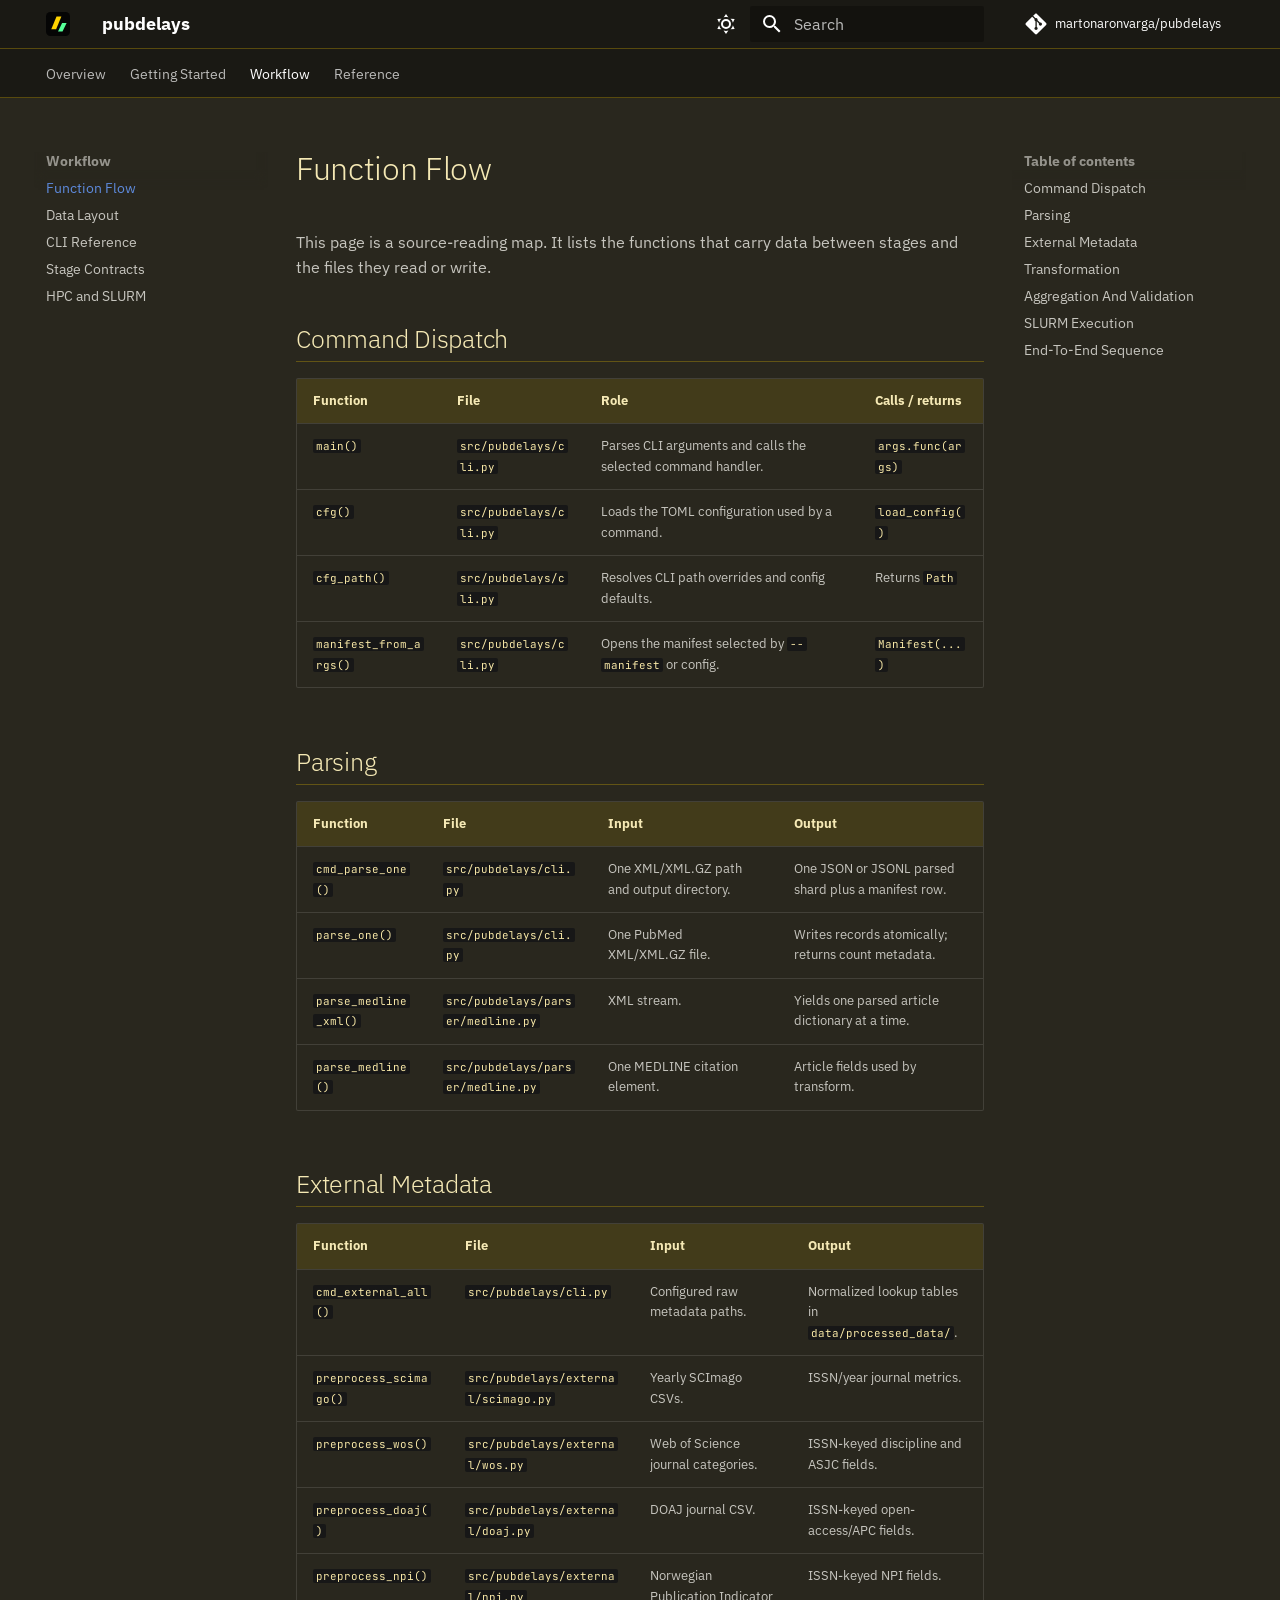
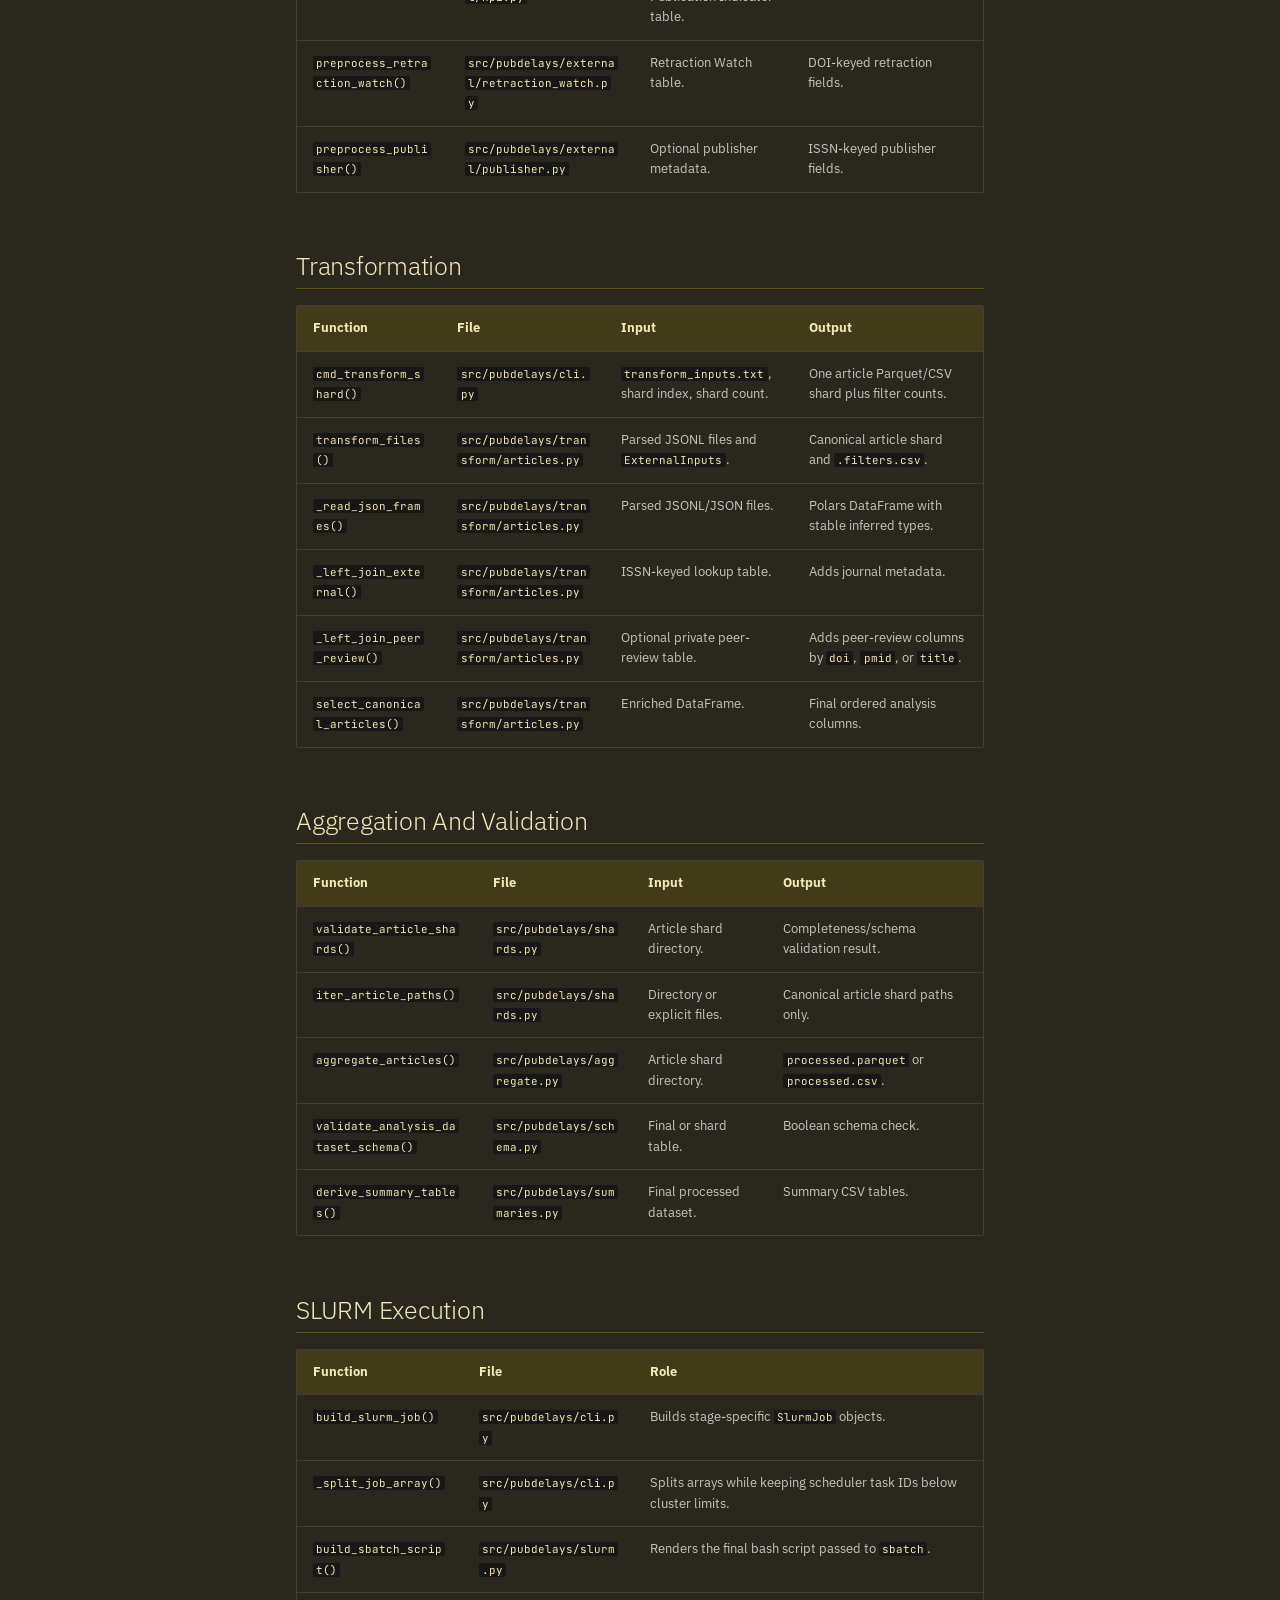
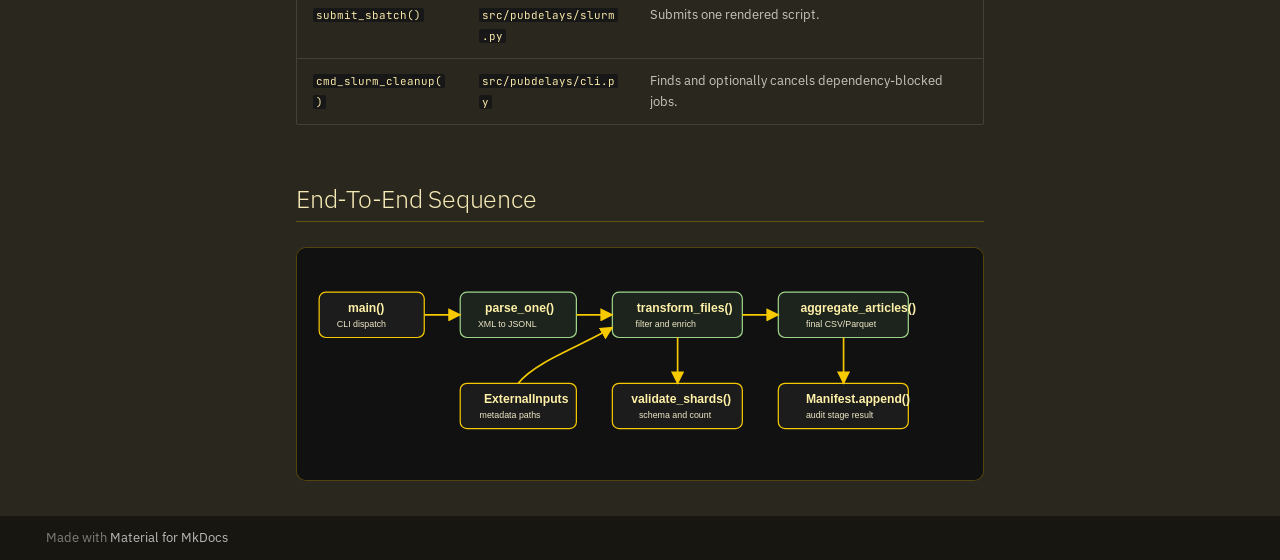
<file: function-flow/index.html>
<!doctype html>
<html lang="en" class="no-js">
  <head>
    
      <meta charset="utf-8">
      <meta name="viewport" content="width=device-width,initial-scale=1">
      
        <meta name="description" content="Reproducible PubMed/MEDLINE publication-delay pipeline">
      
      
      
        <link rel="canonical" href="https://martonaronvarga.github.io/pubdelays/function-flow/">
      
      
        <link rel="prev" href="../getting-started/">
      
      
        <link rel="next" href="../data-layout/">
      
      
        
      
      
      <link rel="icon" href="../assets/favicon.svg">
      <meta name="generator" content="mkdocs-1.6.1, mkdocs-material-9.7.6">
    
    
      
        <title>Function Flow - pubdelays</title>
      
    
    
      <link rel="stylesheet" href="../assets/stylesheets/main.484c7ddc.min.css">
      
        
        <link rel="stylesheet" href="../assets/stylesheets/palette.ab4e12ef.min.css">
      
      


    
    
      
    
    
      
        
        
        <link rel="preconnect" href="https://fonts.gstatic.com" crossorigin>
        <link rel="stylesheet" href="https://fonts.googleapis.com/css?family=IBM+Plex+Sans:300,300i,400,400i,700,700i%7CJetBrains+Mono:400,400i,700,700i&display=fallback">
        <style>:root{--md-text-font:"IBM Plex Sans";--md-code-font:"JetBrains Mono"}</style>
      
    
    
      <link rel="stylesheet" href="../stylesheets/extra.css">
    
    <script>__md_scope=new URL("..",location),__md_hash=e=>[...e].reduce(((e,_)=>(e<<5)-e+_.charCodeAt(0)),0),__md_get=(e,_=localStorage,t=__md_scope)=>JSON.parse(_.getItem(t.pathname+"."+e)),__md_set=(e,_,t=localStorage,a=__md_scope)=>{try{t.setItem(a.pathname+"."+e,JSON.stringify(_))}catch(e){}}</script>
    
      

    
    
  </head>
  
  
    
    
      
    
    
    
    
    <body dir="ltr" data-md-color-scheme="slate" data-md-color-primary="black" data-md-color-accent="amber">
  
    
    <input class="md-toggle" data-md-toggle="drawer" type="checkbox" id="__drawer" autocomplete="off">
    <input class="md-toggle" data-md-toggle="search" type="checkbox" id="__search" autocomplete="off">
    <label class="md-overlay" for="__drawer"></label>
    <div data-md-component="skip">
      
        
        <a href="#function-flow" class="md-skip">
          Skip to content
        </a>
      
    </div>
    <div data-md-component="announce">
      
    </div>
    
    
      

<header class="md-header" data-md-component="header">
  <nav class="md-header__inner md-grid" aria-label="Header">
    <a href=".." title="pubdelays" class="md-header__button md-logo" aria-label="pubdelays" data-md-component="logo">
      
  <img src="../assets/logo.svg" alt="logo">

    </a>
    <label class="md-header__button md-icon" for="__drawer">
      
      <svg xmlns="http://www.w3.org/2000/svg" viewBox="0 0 24 24"><path d="M3 6h18v2H3zm0 5h18v2H3zm0 5h18v2H3z"/></svg>
    </label>
    <div class="md-header__title" data-md-component="header-title">
      <div class="md-header__ellipsis">
        <div class="md-header__topic">
          <span class="md-ellipsis">
            pubdelays
          </span>
        </div>
        <div class="md-header__topic" data-md-component="header-topic">
          <span class="md-ellipsis">
            
              Function Flow
            
          </span>
        </div>
      </div>
    </div>
    
      
        <form class="md-header__option" data-md-component="palette">
  
    
    
    
    <input class="md-option" data-md-color-media="" data-md-color-scheme="slate" data-md-color-primary="black" data-md-color-accent="amber"  aria-label="Switch to light mode"  type="radio" name="__palette" id="__palette_0">
    
      <label class="md-header__button md-icon" title="Switch to light mode" for="__palette_1" hidden>
        <svg xmlns="http://www.w3.org/2000/svg" viewBox="0 0 24 24"><path d="M12 7a5 5 0 0 1 5 5 5 5 0 0 1-5 5 5 5 0 0 1-5-5 5 5 0 0 1 5-5m0 2a3 3 0 0 0-3 3 3 3 0 0 0 3 3 3 3 0 0 0 3-3 3 3 0 0 0-3-3m0-7 2.39 3.42C13.65 5.15 12.84 5 12 5s-1.65.15-2.39.42zM3.34 7l4.16-.35A7.2 7.2 0 0 0 5.94 8.5c-.44.74-.69 1.5-.83 2.29zm.02 10 1.76-3.77a7.131 7.131 0 0 0 2.38 4.14zM20.65 7l-1.77 3.79a7.02 7.02 0 0 0-2.38-4.15zm-.01 10-4.14.36c.59-.51 1.12-1.14 1.54-1.86.42-.73.69-1.5.83-2.29zM12 22l-2.41-3.44c.74.27 1.55.44 2.41.44.82 0 1.63-.17 2.37-.44z"/></svg>
      </label>
    
  
    
    
    
    <input class="md-option" data-md-color-media="" data-md-color-scheme="default" data-md-color-primary="black" data-md-color-accent="amber"  aria-label="Switch to dark mode"  type="radio" name="__palette" id="__palette_1">
    
      <label class="md-header__button md-icon" title="Switch to dark mode" for="__palette_0" hidden>
        <svg xmlns="http://www.w3.org/2000/svg" viewBox="0 0 24 24"><path d="m17.75 4.09-2.53 1.94.91 3.06-2.63-1.81-2.63 1.81.91-3.06-2.53-1.94L12.44 4l1.06-3 1.06 3zm3.5 6.91-1.64 1.25.59 1.98-1.7-1.17-1.7 1.17.59-1.98L15.75 11l2.06-.05L18.5 9l.69 1.95zm-2.28 4.95c.83-.08 1.72 1.1 1.19 1.85-.32.45-.66.87-1.08 1.27C15.17 23 8.84 23 4.94 19.07c-3.91-3.9-3.91-10.24 0-14.14.4-.4.82-.76 1.27-1.08.75-.53 1.93.36 1.85 1.19-.27 2.86.69 5.83 2.89 8.02a9.96 9.96 0 0 0 8.02 2.89m-1.64 2.02a12.08 12.08 0 0 1-7.8-3.47c-2.17-2.19-3.33-5-3.49-7.82-2.81 3.14-2.7 7.96.31 10.98 3.02 3.01 7.84 3.12 10.98.31"/></svg>
      </label>
    
  
</form>
      
    
    
      <script>var palette=__md_get("__palette");if(palette&&palette.color){if("(prefers-color-scheme)"===palette.color.media){var media=matchMedia("(prefers-color-scheme: light)"),input=document.querySelector(media.matches?"[data-md-color-media='(prefers-color-scheme: light)']":"[data-md-color-media='(prefers-color-scheme: dark)']");palette.color.media=input.getAttribute("data-md-color-media"),palette.color.scheme=input.getAttribute("data-md-color-scheme"),palette.color.primary=input.getAttribute("data-md-color-primary"),palette.color.accent=input.getAttribute("data-md-color-accent")}for(var[key,value]of Object.entries(palette.color))document.body.setAttribute("data-md-color-"+key,value)}</script>
    
    
    
      
      
        <label class="md-header__button md-icon" for="__search">
          
          <svg xmlns="http://www.w3.org/2000/svg" viewBox="0 0 24 24"><path d="M9.5 3A6.5 6.5 0 0 1 16 9.5c0 1.61-.59 3.09-1.56 4.23l.27.27h.79l5 5-1.5 1.5-5-5v-.79l-.27-.27A6.52 6.52 0 0 1 9.5 16 6.5 6.5 0 0 1 3 9.5 6.5 6.5 0 0 1 9.5 3m0 2C7 5 5 7 5 9.5S7 14 9.5 14 14 12 14 9.5 12 5 9.5 5"/></svg>
        </label>
        <div class="md-search" data-md-component="search" role="dialog">
  <label class="md-search__overlay" for="__search"></label>
  <div class="md-search__inner" role="search">
    <form class="md-search__form" name="search">
      <input type="text" class="md-search__input" name="query" aria-label="Search" placeholder="Search" autocapitalize="off" autocorrect="off" autocomplete="off" spellcheck="false" data-md-component="search-query" required>
      <label class="md-search__icon md-icon" for="__search">
        
        <svg xmlns="http://www.w3.org/2000/svg" viewBox="0 0 24 24"><path d="M9.5 3A6.5 6.5 0 0 1 16 9.5c0 1.61-.59 3.09-1.56 4.23l.27.27h.79l5 5-1.5 1.5-5-5v-.79l-.27-.27A6.52 6.52 0 0 1 9.5 16 6.5 6.5 0 0 1 3 9.5 6.5 6.5 0 0 1 9.5 3m0 2C7 5 5 7 5 9.5S7 14 9.5 14 14 12 14 9.5 12 5 9.5 5"/></svg>
        
        <svg xmlns="http://www.w3.org/2000/svg" viewBox="0 0 24 24"><path d="M20 11v2H8l5.5 5.5-1.42 1.42L4.16 12l7.92-7.92L13.5 5.5 8 11z"/></svg>
      </label>
      <nav class="md-search__options" aria-label="Search">
        
        <button type="reset" class="md-search__icon md-icon" title="Clear" aria-label="Clear" tabindex="-1">
          
          <svg xmlns="http://www.w3.org/2000/svg" viewBox="0 0 24 24"><path d="M19 6.41 17.59 5 12 10.59 6.41 5 5 6.41 10.59 12 5 17.59 6.41 19 12 13.41 17.59 19 19 17.59 13.41 12z"/></svg>
        </button>
      </nav>
      
        <div class="md-search__suggest" data-md-component="search-suggest"></div>
      
    </form>
    <div class="md-search__output">
      <div class="md-search__scrollwrap" tabindex="0" data-md-scrollfix>
        <div class="md-search-result" data-md-component="search-result">
          <div class="md-search-result__meta">
            Initializing search
          </div>
          <ol class="md-search-result__list" role="presentation"></ol>
        </div>
      </div>
    </div>
  </div>
</div>
      
    
    
      <div class="md-header__source">
        <a href="https://github.com/martonaronvarga/pubdelays" title="Go to repository" class="md-source" data-md-component="source">
  <div class="md-source__icon md-icon">
    
    <svg xmlns="http://www.w3.org/2000/svg" viewBox="0 0 448 512"><!--! Font Awesome Free 7.1.0 by @fontawesome - https://fontawesome.com License - https://fontawesome.com/license/free (Icons: CC BY 4.0, Fonts: SIL OFL 1.1, Code: MIT License) Copyright 2025 Fonticons, Inc.--><path d="M439.6 236.1 244 40.5c-5.4-5.5-12.8-8.5-20.4-8.5s-15 3-20.4 8.4L162.5 81l51.5 51.5c27.1-9.1 52.7 16.8 43.4 43.7l49.7 49.7c34.2-11.8 61.2 31 35.5 56.7-26.5 26.5-70.2-2.9-56-37.3L240.3 199v121.9c25.3 12.5 22.3 41.8 9.1 55-6.4 6.4-15.2 10.1-24.3 10.1s-17.8-3.6-24.3-10.1c-17.6-17.6-11.1-46.9 11.2-56v-123c-20.8-8.5-24.6-30.7-18.6-45L142.6 101 8.5 235.1C3 240.6 0 247.9 0 255.5s3 15 8.5 20.4l195.6 195.7c5.4 5.4 12.7 8.4 20.4 8.4s15-3 20.4-8.4l194.7-194.7c5.4-5.4 8.4-12.8 8.4-20.4s-3-15-8.4-20.4"/></svg>
  </div>
  <div class="md-source__repository">
    martonaronvarga/pubdelays
  </div>
</a>
      </div>
    
  </nav>
  
</header>
    
    <div class="md-container" data-md-component="container">
      
      
        
          
            
<nav class="md-tabs" aria-label="Tabs" data-md-component="tabs">
  <div class="md-grid">
    <ul class="md-tabs__list">
      
        
  
  
  
  
    <li class="md-tabs__item">
      <a href=".." class="md-tabs__link">
        
  
  
    
  
  Overview

      </a>
    </li>
  

      
        
  
  
  
  
    <li class="md-tabs__item">
      <a href="../getting-started/" class="md-tabs__link">
        
  
  
    
  
  Getting Started

      </a>
    </li>
  

      
        
  
  
  
    
  
  
    
    
      <li class="md-tabs__item md-tabs__item--active">
        <a href="./" class="md-tabs__link">
          
  
  
  Workflow

        </a>
      </li>
    
  

      
        
  
  
  
  
    
    
      <li class="md-tabs__item">
        <a href="../ANALYSIS_DATASET_V1/" class="md-tabs__link">
          
  
  
  Reference

        </a>
      </li>
    
  

      
    </ul>
  </div>
</nav>
          
        
      
      <main class="md-main" data-md-component="main">
        <div class="md-main__inner md-grid">
          
            
              
              <div class="md-sidebar md-sidebar--primary" data-md-component="sidebar" data-md-type="navigation" >
                <div class="md-sidebar__scrollwrap">
                  <div class="md-sidebar__inner">
                    


  


<nav class="md-nav md-nav--primary md-nav--lifted" aria-label="Navigation" data-md-level="0">
  <label class="md-nav__title" for="__drawer">
    <a href=".." title="pubdelays" class="md-nav__button md-logo" aria-label="pubdelays" data-md-component="logo">
      
  <img src="../assets/logo.svg" alt="logo">

    </a>
    pubdelays
  </label>
  
    <div class="md-nav__source">
      <a href="https://github.com/martonaronvarga/pubdelays" title="Go to repository" class="md-source" data-md-component="source">
  <div class="md-source__icon md-icon">
    
    <svg xmlns="http://www.w3.org/2000/svg" viewBox="0 0 448 512"><!--! Font Awesome Free 7.1.0 by @fontawesome - https://fontawesome.com License - https://fontawesome.com/license/free (Icons: CC BY 4.0, Fonts: SIL OFL 1.1, Code: MIT License) Copyright 2025 Fonticons, Inc.--><path d="M439.6 236.1 244 40.5c-5.4-5.5-12.8-8.5-20.4-8.5s-15 3-20.4 8.4L162.5 81l51.5 51.5c27.1-9.1 52.7 16.8 43.4 43.7l49.7 49.7c34.2-11.8 61.2 31 35.5 56.7-26.5 26.5-70.2-2.9-56-37.3L240.3 199v121.9c25.3 12.5 22.3 41.8 9.1 55-6.4 6.4-15.2 10.1-24.3 10.1s-17.8-3.6-24.3-10.1c-17.6-17.6-11.1-46.9 11.2-56v-123c-20.8-8.5-24.6-30.7-18.6-45L142.6 101 8.5 235.1C3 240.6 0 247.9 0 255.5s3 15 8.5 20.4l195.6 195.7c5.4 5.4 12.7 8.4 20.4 8.4s15-3 20.4-8.4l194.7-194.7c5.4-5.4 8.4-12.8 8.4-20.4s-3-15-8.4-20.4"/></svg>
  </div>
  <div class="md-source__repository">
    martonaronvarga/pubdelays
  </div>
</a>
    </div>
  
  <ul class="md-nav__list" data-md-scrollfix>
    
      
      
  
  
  
  
    <li class="md-nav__item">
      <a href=".." class="md-nav__link">
        
  
  
  <span class="md-ellipsis">
    
  
    Overview
  

    
  </span>
  
  

      </a>
    </li>
  

    
      
      
  
  
  
  
    <li class="md-nav__item">
      <a href="../getting-started/" class="md-nav__link">
        
  
  
  <span class="md-ellipsis">
    
  
    Getting Started
  

    
  </span>
  
  

      </a>
    </li>
  

    
      
      
  
  
    
  
  
  
    
    
    
    
      
        
        
      
      
        
      
    
    
    <li class="md-nav__item md-nav__item--active md-nav__item--section md-nav__item--nested">
      
        
        
        <input class="md-nav__toggle md-toggle " type="checkbox" id="__nav_3" checked>
        
          
          <label class="md-nav__link" for="__nav_3" id="__nav_3_label" tabindex="">
            
  
  
  <span class="md-ellipsis">
    
  
    Workflow
  

    
  </span>
  
  

            <span class="md-nav__icon md-icon"></span>
          </label>
        
        <nav class="md-nav" data-md-level="1" aria-labelledby="__nav_3_label" aria-expanded="true">
          <label class="md-nav__title" for="__nav_3">
            <span class="md-nav__icon md-icon"></span>
            
  
    Workflow
  

          </label>
          <ul class="md-nav__list" data-md-scrollfix>
            
              
                
  
  
    
  
  
  
    <li class="md-nav__item md-nav__item--active">
      
      <input class="md-nav__toggle md-toggle" type="checkbox" id="__toc">
      
      
        
      
      
        <label class="md-nav__link md-nav__link--active" for="__toc">
          
  
  
  <span class="md-ellipsis">
    
  
    Function Flow
  

    
  </span>
  
  

          <span class="md-nav__icon md-icon"></span>
        </label>
      
      <a href="./" class="md-nav__link md-nav__link--active">
        
  
  
  <span class="md-ellipsis">
    
  
    Function Flow
  

    
  </span>
  
  

      </a>
      
        

<nav class="md-nav md-nav--secondary" aria-label="Table of contents">
  
  
  
    
  
  
    <label class="md-nav__title" for="__toc">
      <span class="md-nav__icon md-icon"></span>
      Table of contents
    </label>
    <ul class="md-nav__list" data-md-component="toc" data-md-scrollfix>
      
        <li class="md-nav__item">
  <a href="#command-dispatch" class="md-nav__link">
    <span class="md-ellipsis">
      
        Command Dispatch
      
    </span>
  </a>
  
</li>
      
        <li class="md-nav__item">
  <a href="#parsing" class="md-nav__link">
    <span class="md-ellipsis">
      
        Parsing
      
    </span>
  </a>
  
</li>
      
        <li class="md-nav__item">
  <a href="#external-metadata" class="md-nav__link">
    <span class="md-ellipsis">
      
        External Metadata
      
    </span>
  </a>
  
</li>
      
        <li class="md-nav__item">
  <a href="#transformation" class="md-nav__link">
    <span class="md-ellipsis">
      
        Transformation
      
    </span>
  </a>
  
</li>
      
        <li class="md-nav__item">
  <a href="#aggregation-and-validation" class="md-nav__link">
    <span class="md-ellipsis">
      
        Aggregation And Validation
      
    </span>
  </a>
  
</li>
      
        <li class="md-nav__item">
  <a href="#slurm-execution" class="md-nav__link">
    <span class="md-ellipsis">
      
        SLURM Execution
      
    </span>
  </a>
  
</li>
      
        <li class="md-nav__item">
  <a href="#end-to-end-sequence" class="md-nav__link">
    <span class="md-ellipsis">
      
        End-To-End Sequence
      
    </span>
  </a>
  
</li>
      
    </ul>
  
</nav>
      
    </li>
  

              
            
              
                
  
  
  
  
    <li class="md-nav__item">
      <a href="../data-layout/" class="md-nav__link">
        
  
  
  <span class="md-ellipsis">
    
  
    Data Layout
  

    
  </span>
  
  

      </a>
    </li>
  

              
            
              
                
  
  
  
  
    <li class="md-nav__item">
      <a href="../cli/" class="md-nav__link">
        
  
  
  <span class="md-ellipsis">
    
  
    CLI Reference
  

    
  </span>
  
  

      </a>
    </li>
  

              
            
              
                
  
  
  
  
    <li class="md-nav__item">
      <a href="../STAGE_CONTRACTS/" class="md-nav__link">
        
  
  
  <span class="md-ellipsis">
    
  
    Stage Contracts
  

    
  </span>
  
  

      </a>
    </li>
  

              
            
              
                
  
  
  
  
    <li class="md-nav__item">
      <a href="../hpc-slurm/" class="md-nav__link">
        
  
  
  <span class="md-ellipsis">
    
  
    HPC and SLURM
  

    
  </span>
  
  

      </a>
    </li>
  

              
            
          </ul>
        </nav>
      
    </li>
  

    
      
      
  
  
  
  
    
    
    
    
      
      
        
      
    
    
    <li class="md-nav__item md-nav__item--nested">
      
        
        
        <input class="md-nav__toggle md-toggle " type="checkbox" id="__nav_4" >
        
          
          <label class="md-nav__link" for="__nav_4" id="__nav_4_label" tabindex="0">
            
  
  
  <span class="md-ellipsis">
    
  
    Reference
  

    
  </span>
  
  

            <span class="md-nav__icon md-icon"></span>
          </label>
        
        <nav class="md-nav" data-md-level="1" aria-labelledby="__nav_4_label" aria-expanded="false">
          <label class="md-nav__title" for="__nav_4">
            <span class="md-nav__icon md-icon"></span>
            
  
    Reference
  

          </label>
          <ul class="md-nav__list" data-md-scrollfix>
            
              
                
  
  
  
  
    <li class="md-nav__item">
      <a href="../ANALYSIS_DATASET_V1/" class="md-nav__link">
        
  
  
  <span class="md-ellipsis">
    
  
    Analysis Dataset V1
  

    
  </span>
  
  

      </a>
    </li>
  

              
            
              
                
  
  
  
  
    <li class="md-nav__item">
      <a href="../SEMANTIC_DECISIONS/" class="md-nav__link">
        
  
  
  <span class="md-ellipsis">
    
  
    Semantic Decisions
  

    
  </span>
  
  

      </a>
    </li>
  

              
            
              
                
  
  
  
  
    <li class="md-nav__item">
      <a href="../VALIDATION_AND_BENCHMARKS/" class="md-nav__link">
        
  
  
  <span class="md-ellipsis">
    
  
    Validation and Benchmarks
  

    
  </span>
  
  

      </a>
    </li>
  

              
            
              
                
  
  
  
  
    <li class="md-nav__item">
      <a href="../PIPELINE_CONTEXT/" class="md-nav__link">
        
  
  
  <span class="md-ellipsis">
    
  
    Pipeline Context
  

    
  </span>
  
  

      </a>
    </li>
  

              
            
          </ul>
        </nav>
      
    </li>
  

    
  </ul>
</nav>
                  </div>
                </div>
              </div>
            
            
              
              <div class="md-sidebar md-sidebar--secondary" data-md-component="sidebar" data-md-type="toc" >
                <div class="md-sidebar__scrollwrap">
                  <div class="md-sidebar__inner">
                    

<nav class="md-nav md-nav--secondary" aria-label="Table of contents">
  
  
  
    
  
  
    <label class="md-nav__title" for="__toc">
      <span class="md-nav__icon md-icon"></span>
      Table of contents
    </label>
    <ul class="md-nav__list" data-md-component="toc" data-md-scrollfix>
      
        <li class="md-nav__item">
  <a href="#command-dispatch" class="md-nav__link">
    <span class="md-ellipsis">
      
        Command Dispatch
      
    </span>
  </a>
  
</li>
      
        <li class="md-nav__item">
  <a href="#parsing" class="md-nav__link">
    <span class="md-ellipsis">
      
        Parsing
      
    </span>
  </a>
  
</li>
      
        <li class="md-nav__item">
  <a href="#external-metadata" class="md-nav__link">
    <span class="md-ellipsis">
      
        External Metadata
      
    </span>
  </a>
  
</li>
      
        <li class="md-nav__item">
  <a href="#transformation" class="md-nav__link">
    <span class="md-ellipsis">
      
        Transformation
      
    </span>
  </a>
  
</li>
      
        <li class="md-nav__item">
  <a href="#aggregation-and-validation" class="md-nav__link">
    <span class="md-ellipsis">
      
        Aggregation And Validation
      
    </span>
  </a>
  
</li>
      
        <li class="md-nav__item">
  <a href="#slurm-execution" class="md-nav__link">
    <span class="md-ellipsis">
      
        SLURM Execution
      
    </span>
  </a>
  
</li>
      
        <li class="md-nav__item">
  <a href="#end-to-end-sequence" class="md-nav__link">
    <span class="md-ellipsis">
      
        End-To-End Sequence
      
    </span>
  </a>
  
</li>
      
    </ul>
  
</nav>
                  </div>
                </div>
              </div>
            
          
          
            <div class="md-content" data-md-component="content">
              
              <article class="md-content__inner md-typeset">
                
                  


  
  


<h1 id="function-flow">Function Flow<a class="headerlink" href="#function-flow" title="Permanent link">&para;</a></h1>
<p>This page is a source-reading map. It lists the functions that carry data between stages and the files they read or write.</p>
<h2 id="command-dispatch">Command Dispatch<a class="headerlink" href="#command-dispatch" title="Permanent link">&para;</a></h2>
<table>
<thead>
<tr>
<th>Function</th>
<th>File</th>
<th>Role</th>
<th>Calls / returns</th>
</tr>
</thead>
<tbody>
<tr>
<td><code>main()</code></td>
<td><code>src/pubdelays/cli.py</code></td>
<td>Parses CLI arguments and calls the selected command handler.</td>
<td><code>args.func(args)</code></td>
</tr>
<tr>
<td><code>cfg()</code></td>
<td><code>src/pubdelays/cli.py</code></td>
<td>Loads the TOML configuration used by a command.</td>
<td><code>load_config()</code></td>
</tr>
<tr>
<td><code>cfg_path()</code></td>
<td><code>src/pubdelays/cli.py</code></td>
<td>Resolves CLI path overrides and config defaults.</td>
<td>Returns <code>Path</code></td>
</tr>
<tr>
<td><code>manifest_from_args()</code></td>
<td><code>src/pubdelays/cli.py</code></td>
<td>Opens the manifest selected by <code>--manifest</code> or config.</td>
<td><code>Manifest(...)</code></td>
</tr>
</tbody>
</table>
<h2 id="parsing">Parsing<a class="headerlink" href="#parsing" title="Permanent link">&para;</a></h2>
<table>
<thead>
<tr>
<th>Function</th>
<th>File</th>
<th>Input</th>
<th>Output</th>
</tr>
</thead>
<tbody>
<tr>
<td><code>cmd_parse_one()</code></td>
<td><code>src/pubdelays/cli.py</code></td>
<td>One XML/XML.GZ path and output directory.</td>
<td>One JSON or JSONL parsed shard plus a manifest row.</td>
</tr>
<tr>
<td><code>parse_one()</code></td>
<td><code>src/pubdelays/cli.py</code></td>
<td>One PubMed XML/XML.GZ file.</td>
<td>Writes records atomically; returns count metadata.</td>
</tr>
<tr>
<td><code>parse_medline_xml()</code></td>
<td><code>src/pubdelays/parser/medline.py</code></td>
<td>XML stream.</td>
<td>Yields one parsed article dictionary at a time.</td>
</tr>
<tr>
<td><code>parse_medline()</code></td>
<td><code>src/pubdelays/parser/medline.py</code></td>
<td>One MEDLINE citation element.</td>
<td>Article fields used by transform.</td>
</tr>
</tbody>
</table>
<h2 id="external-metadata">External Metadata<a class="headerlink" href="#external-metadata" title="Permanent link">&para;</a></h2>
<table>
<thead>
<tr>
<th>Function</th>
<th>File</th>
<th>Input</th>
<th>Output</th>
</tr>
</thead>
<tbody>
<tr>
<td><code>cmd_external_all()</code></td>
<td><code>src/pubdelays/cli.py</code></td>
<td>Configured raw metadata paths.</td>
<td>Normalized lookup tables in <code>data/processed_data/</code>.</td>
</tr>
<tr>
<td><code>preprocess_scimago()</code></td>
<td><code>src/pubdelays/external/scimago.py</code></td>
<td>Yearly SCImago CSVs.</td>
<td>ISSN/year journal metrics.</td>
</tr>
<tr>
<td><code>preprocess_wos()</code></td>
<td><code>src/pubdelays/external/wos.py</code></td>
<td>Web of Science journal categories.</td>
<td>ISSN-keyed discipline and ASJC fields.</td>
</tr>
<tr>
<td><code>preprocess_doaj()</code></td>
<td><code>src/pubdelays/external/doaj.py</code></td>
<td>DOAJ journal CSV.</td>
<td>ISSN-keyed open-access/APC fields.</td>
</tr>
<tr>
<td><code>preprocess_npi()</code></td>
<td><code>src/pubdelays/external/npi.py</code></td>
<td>Norwegian Publication Indicator table.</td>
<td>ISSN-keyed NPI fields.</td>
</tr>
<tr>
<td><code>preprocess_retraction_watch()</code></td>
<td><code>src/pubdelays/external/retraction_watch.py</code></td>
<td>Retraction Watch table.</td>
<td>DOI-keyed retraction fields.</td>
</tr>
<tr>
<td><code>preprocess_publisher()</code></td>
<td><code>src/pubdelays/external/publisher.py</code></td>
<td>Optional publisher metadata.</td>
<td>ISSN-keyed publisher fields.</td>
</tr>
</tbody>
</table>
<h2 id="transformation">Transformation<a class="headerlink" href="#transformation" title="Permanent link">&para;</a></h2>
<table>
<thead>
<tr>
<th>Function</th>
<th>File</th>
<th>Input</th>
<th>Output</th>
</tr>
</thead>
<tbody>
<tr>
<td><code>cmd_transform_shard()</code></td>
<td><code>src/pubdelays/cli.py</code></td>
<td><code>transform_inputs.txt</code>, shard index, shard count.</td>
<td>One article Parquet/CSV shard plus filter counts.</td>
</tr>
<tr>
<td><code>transform_files()</code></td>
<td><code>src/pubdelays/transform/articles.py</code></td>
<td>Parsed JSONL files and <code>ExternalInputs</code>.</td>
<td>Canonical article shard and <code>.filters.csv</code>.</td>
</tr>
<tr>
<td><code>_read_json_frames()</code></td>
<td><code>src/pubdelays/transform/articles.py</code></td>
<td>Parsed JSONL/JSON files.</td>
<td>Polars DataFrame with stable inferred types.</td>
</tr>
<tr>
<td><code>_left_join_external()</code></td>
<td><code>src/pubdelays/transform/articles.py</code></td>
<td>ISSN-keyed lookup table.</td>
<td>Adds journal metadata.</td>
</tr>
<tr>
<td><code>_left_join_peer_review()</code></td>
<td><code>src/pubdelays/transform/articles.py</code></td>
<td>Optional private peer-review table.</td>
<td>Adds peer-review columns by <code>doi</code>, <code>pmid</code>, or <code>title</code>.</td>
</tr>
<tr>
<td><code>select_canonical_articles()</code></td>
<td><code>src/pubdelays/transform/articles.py</code></td>
<td>Enriched DataFrame.</td>
<td>Final ordered analysis columns.</td>
</tr>
</tbody>
</table>
<h2 id="aggregation-and-validation">Aggregation And Validation<a class="headerlink" href="#aggregation-and-validation" title="Permanent link">&para;</a></h2>
<table>
<thead>
<tr>
<th>Function</th>
<th>File</th>
<th>Input</th>
<th>Output</th>
</tr>
</thead>
<tbody>
<tr>
<td><code>validate_article_shards()</code></td>
<td><code>src/pubdelays/shards.py</code></td>
<td>Article shard directory.</td>
<td>Completeness/schema validation result.</td>
</tr>
<tr>
<td><code>iter_article_paths()</code></td>
<td><code>src/pubdelays/shards.py</code></td>
<td>Directory or explicit files.</td>
<td>Canonical article shard paths only.</td>
</tr>
<tr>
<td><code>aggregate_articles()</code></td>
<td><code>src/pubdelays/aggregate.py</code></td>
<td>Article shard directory.</td>
<td><code>processed.parquet</code> or <code>processed.csv</code>.</td>
</tr>
<tr>
<td><code>validate_analysis_dataset_schema()</code></td>
<td><code>src/pubdelays/schema.py</code></td>
<td>Final or shard table.</td>
<td>Boolean schema check.</td>
</tr>
<tr>
<td><code>derive_summary_tables()</code></td>
<td><code>src/pubdelays/summaries.py</code></td>
<td>Final processed dataset.</td>
<td>Summary CSV tables.</td>
</tr>
</tbody>
</table>
<h2 id="slurm-execution">SLURM Execution<a class="headerlink" href="#slurm-execution" title="Permanent link">&para;</a></h2>
<table>
<thead>
<tr>
<th>Function</th>
<th>File</th>
<th>Role</th>
</tr>
</thead>
<tbody>
<tr>
<td><code>build_slurm_job()</code></td>
<td><code>src/pubdelays/cli.py</code></td>
<td>Builds stage-specific <code>SlurmJob</code> objects.</td>
</tr>
<tr>
<td><code>_split_job_array()</code></td>
<td><code>src/pubdelays/cli.py</code></td>
<td>Splits arrays while keeping scheduler task IDs below cluster limits.</td>
</tr>
<tr>
<td><code>build_sbatch_script()</code></td>
<td><code>src/pubdelays/slurm.py</code></td>
<td>Renders the final bash script passed to <code>sbatch</code>.</td>
</tr>
<tr>
<td><code>submit_sbatch()</code></td>
<td><code>src/pubdelays/slurm.py</code></td>
<td>Submits one rendered script.</td>
</tr>
<tr>
<td><code>cmd_slurm_cleanup()</code></td>
<td><code>src/pubdelays/cli.py</code></td>
<td>Finds and optionally cancels dependency-blocked jobs.</td>
</tr>
</tbody>
</table>
<h2 id="end-to-end-sequence">End-To-End Sequence<a class="headerlink" href="#end-to-end-sequence" title="Permanent link">&para;</a></h2>
<p><img alt="Function-level execution map" src="../assets/function-map.svg" /></p>












                
              </article>
            </div>
          
          
<script>var target=document.getElementById(location.hash.slice(1));target&&target.name&&(target.checked=target.name.startsWith("__tabbed_"))</script>
        </div>
        
          <button type="button" class="md-top md-icon" data-md-component="top" hidden>
  
  <svg xmlns="http://www.w3.org/2000/svg" viewBox="0 0 24 24"><path d="M13 20h-2V8l-5.5 5.5-1.42-1.42L12 4.16l7.92 7.92-1.42 1.42L13 8z"/></svg>
  Back to top
</button>
        
      </main>
      
        <footer class="md-footer">
  
  <div class="md-footer-meta md-typeset">
    <div class="md-footer-meta__inner md-grid">
      <div class="md-copyright">
  
  
    Made with
    <a href="https://squidfunk.github.io/mkdocs-material/" target="_blank" rel="noopener">
      Material for MkDocs
    </a>
  
</div>
      
    </div>
  </div>
</footer>
      
    </div>
    <div class="md-dialog" data-md-component="dialog">
      <div class="md-dialog__inner md-typeset"></div>
    </div>
    
      <div class="md-progress" data-md-component="progress" role="progressbar"></div>
    
    
    
      
      
      <script id="__config" type="application/json">{"annotate": null, "base": "..", "features": ["navigation.instant", "navigation.instant.progress", "navigation.tracking", "navigation.tabs", "navigation.sections", "navigation.top", "search.highlight", "search.suggest", "content.code.copy"], "search": "../assets/javascripts/workers/search.2c215733.min.js", "tags": null, "translations": {"clipboard.copied": "Copied to clipboard", "clipboard.copy": "Copy to clipboard", "search.result.more.one": "1 more on this page", "search.result.more.other": "# more on this page", "search.result.none": "No matching documents", "search.result.one": "1 matching document", "search.result.other": "# matching documents", "search.result.placeholder": "Type to start searching", "search.result.term.missing": "Missing", "select.version": "Select version"}, "version": null}</script>
    
    
      <script src="../assets/javascripts/bundle.79ae519e.min.js"></script>
      
    
  </body>
</html>
</file>
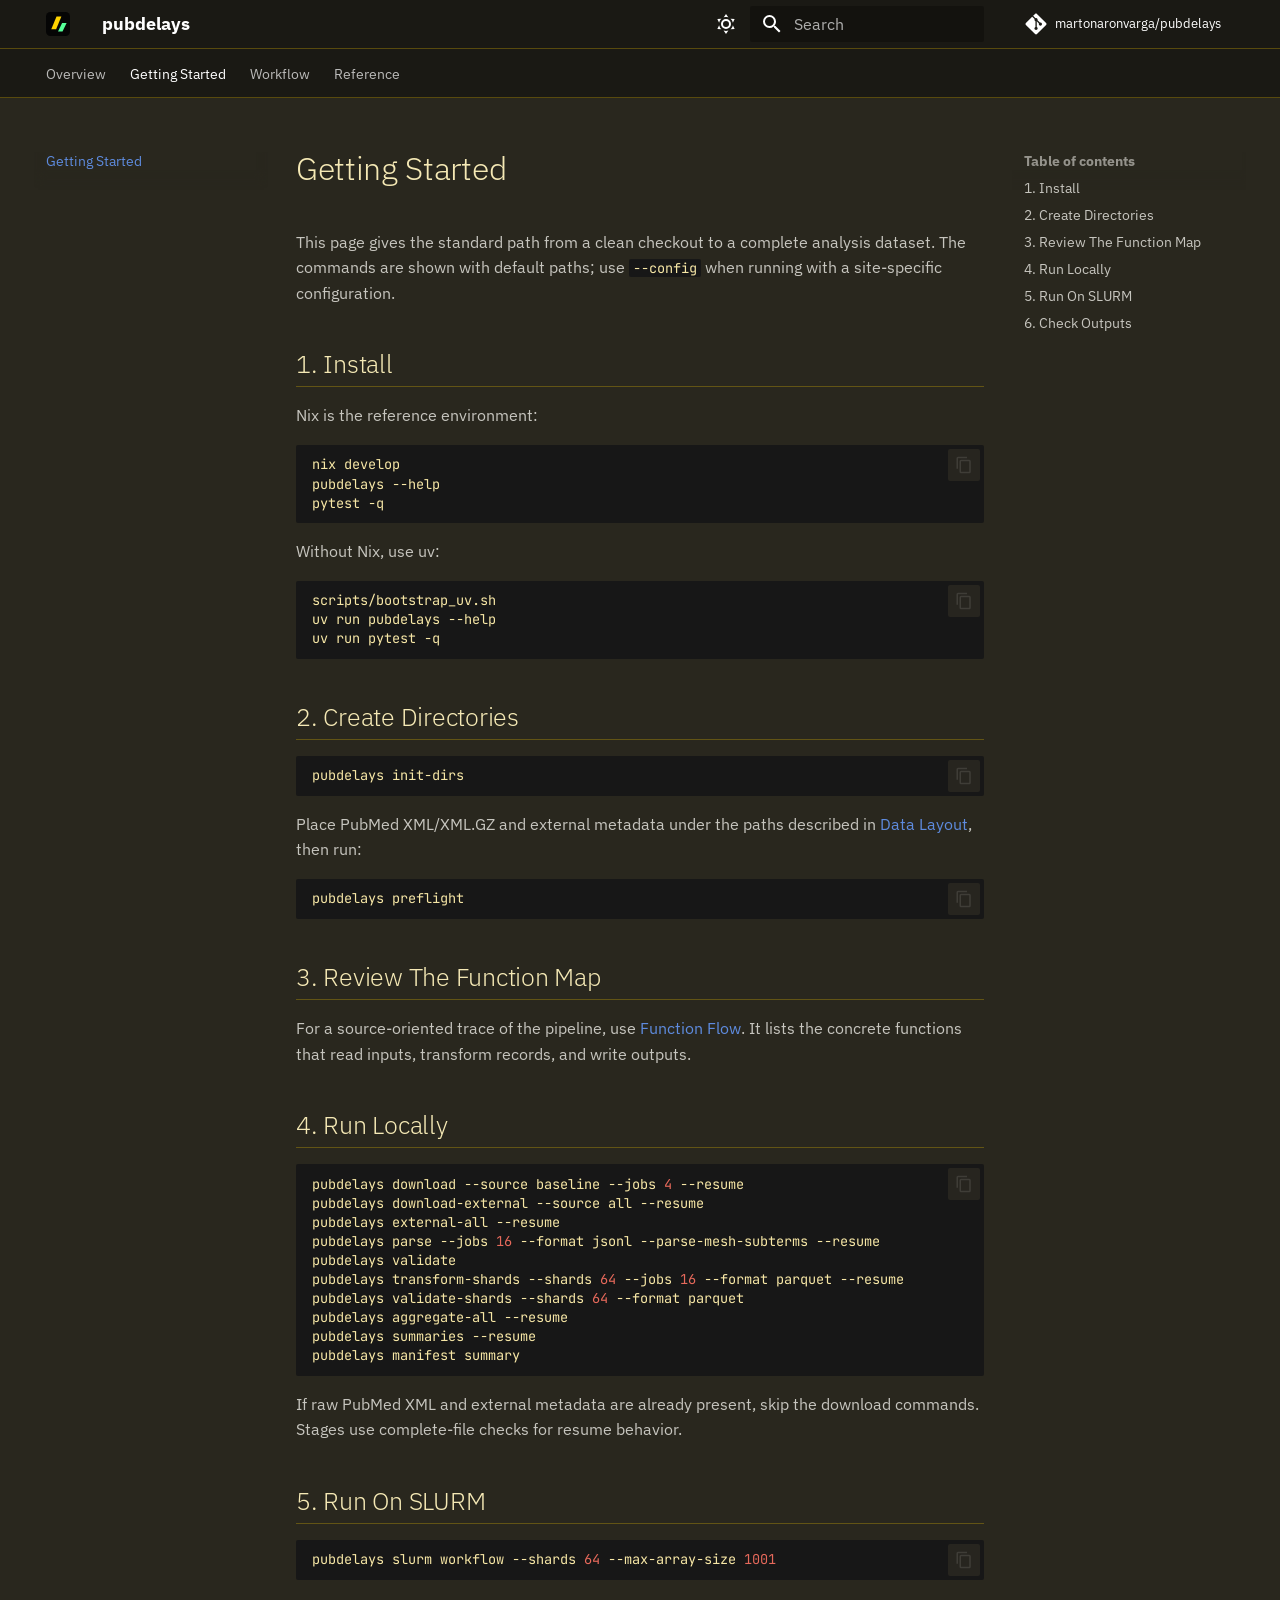
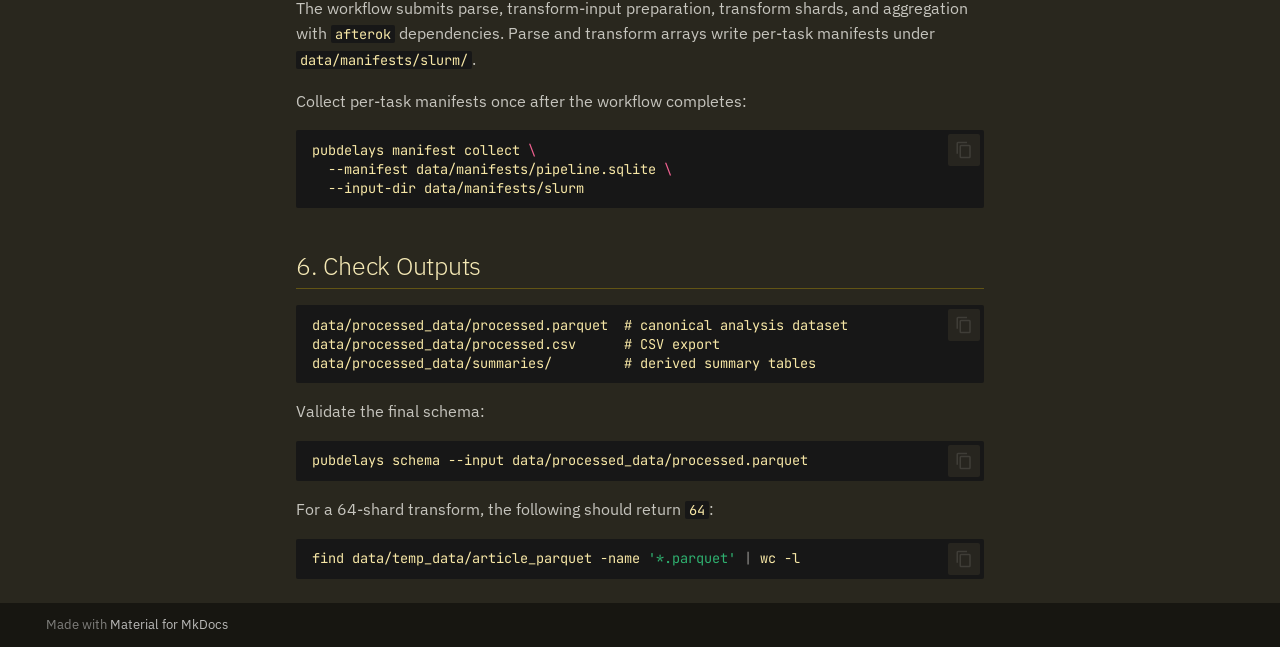
<file: getting-started/index.html>
<!doctype html>
<html lang="en" class="no-js">
  <head>
    
      <meta charset="utf-8">
      <meta name="viewport" content="width=device-width,initial-scale=1">
      
        <meta name="description" content="Reproducible PubMed/MEDLINE publication-delay pipeline">
      
      
      
        <link rel="canonical" href="https://martonaronvarga.github.io/pubdelays/getting-started/">
      
      
        <link rel="prev" href="..">
      
      
        <link rel="next" href="../function-flow/">
      
      
        
      
      
      <link rel="icon" href="../assets/favicon.svg">
      <meta name="generator" content="mkdocs-1.6.1, mkdocs-material-9.7.6">
    
    
      
        <title>Getting Started - pubdelays</title>
      
    
    
      <link rel="stylesheet" href="../assets/stylesheets/main.484c7ddc.min.css">
      
        
        <link rel="stylesheet" href="../assets/stylesheets/palette.ab4e12ef.min.css">
      
      


    
    
      
    
    
      
        
        
        <link rel="preconnect" href="https://fonts.gstatic.com" crossorigin>
        <link rel="stylesheet" href="https://fonts.googleapis.com/css?family=IBM+Plex+Sans:300,300i,400,400i,700,700i%7CJetBrains+Mono:400,400i,700,700i&display=fallback">
        <style>:root{--md-text-font:"IBM Plex Sans";--md-code-font:"JetBrains Mono"}</style>
      
    
    
      <link rel="stylesheet" href="../stylesheets/extra.css">
    
    <script>__md_scope=new URL("..",location),__md_hash=e=>[...e].reduce(((e,_)=>(e<<5)-e+_.charCodeAt(0)),0),__md_get=(e,_=localStorage,t=__md_scope)=>JSON.parse(_.getItem(t.pathname+"."+e)),__md_set=(e,_,t=localStorage,a=__md_scope)=>{try{t.setItem(a.pathname+"."+e,JSON.stringify(_))}catch(e){}}</script>
    
      

    
    
  </head>
  
  
    
    
      
    
    
    
    
    <body dir="ltr" data-md-color-scheme="slate" data-md-color-primary="black" data-md-color-accent="amber">
  
    
    <input class="md-toggle" data-md-toggle="drawer" type="checkbox" id="__drawer" autocomplete="off">
    <input class="md-toggle" data-md-toggle="search" type="checkbox" id="__search" autocomplete="off">
    <label class="md-overlay" for="__drawer"></label>
    <div data-md-component="skip">
      
        
        <a href="#getting-started" class="md-skip">
          Skip to content
        </a>
      
    </div>
    <div data-md-component="announce">
      
    </div>
    
    
      

<header class="md-header" data-md-component="header">
  <nav class="md-header__inner md-grid" aria-label="Header">
    <a href=".." title="pubdelays" class="md-header__button md-logo" aria-label="pubdelays" data-md-component="logo">
      
  <img src="../assets/logo.svg" alt="logo">

    </a>
    <label class="md-header__button md-icon" for="__drawer">
      
      <svg xmlns="http://www.w3.org/2000/svg" viewBox="0 0 24 24"><path d="M3 6h18v2H3zm0 5h18v2H3zm0 5h18v2H3z"/></svg>
    </label>
    <div class="md-header__title" data-md-component="header-title">
      <div class="md-header__ellipsis">
        <div class="md-header__topic">
          <span class="md-ellipsis">
            pubdelays
          </span>
        </div>
        <div class="md-header__topic" data-md-component="header-topic">
          <span class="md-ellipsis">
            
              Getting Started
            
          </span>
        </div>
      </div>
    </div>
    
      
        <form class="md-header__option" data-md-component="palette">
  
    
    
    
    <input class="md-option" data-md-color-media="" data-md-color-scheme="slate" data-md-color-primary="black" data-md-color-accent="amber"  aria-label="Switch to light mode"  type="radio" name="__palette" id="__palette_0">
    
      <label class="md-header__button md-icon" title="Switch to light mode" for="__palette_1" hidden>
        <svg xmlns="http://www.w3.org/2000/svg" viewBox="0 0 24 24"><path d="M12 7a5 5 0 0 1 5 5 5 5 0 0 1-5 5 5 5 0 0 1-5-5 5 5 0 0 1 5-5m0 2a3 3 0 0 0-3 3 3 3 0 0 0 3 3 3 3 0 0 0 3-3 3 3 0 0 0-3-3m0-7 2.39 3.42C13.65 5.15 12.84 5 12 5s-1.65.15-2.39.42zM3.34 7l4.16-.35A7.2 7.2 0 0 0 5.94 8.5c-.44.74-.69 1.5-.83 2.29zm.02 10 1.76-3.77a7.131 7.131 0 0 0 2.38 4.14zM20.65 7l-1.77 3.79a7.02 7.02 0 0 0-2.38-4.15zm-.01 10-4.14.36c.59-.51 1.12-1.14 1.54-1.86.42-.73.69-1.5.83-2.29zM12 22l-2.41-3.44c.74.27 1.55.44 2.41.44.82 0 1.63-.17 2.37-.44z"/></svg>
      </label>
    
  
    
    
    
    <input class="md-option" data-md-color-media="" data-md-color-scheme="default" data-md-color-primary="black" data-md-color-accent="amber"  aria-label="Switch to dark mode"  type="radio" name="__palette" id="__palette_1">
    
      <label class="md-header__button md-icon" title="Switch to dark mode" for="__palette_0" hidden>
        <svg xmlns="http://www.w3.org/2000/svg" viewBox="0 0 24 24"><path d="m17.75 4.09-2.53 1.94.91 3.06-2.63-1.81-2.63 1.81.91-3.06-2.53-1.94L12.44 4l1.06-3 1.06 3zm3.5 6.91-1.64 1.25.59 1.98-1.7-1.17-1.7 1.17.59-1.98L15.75 11l2.06-.05L18.5 9l.69 1.95zm-2.28 4.95c.83-.08 1.72 1.1 1.19 1.85-.32.45-.66.87-1.08 1.27C15.17 23 8.84 23 4.94 19.07c-3.91-3.9-3.91-10.24 0-14.14.4-.4.82-.76 1.27-1.08.75-.53 1.93.36 1.85 1.19-.27 2.86.69 5.83 2.89 8.02a9.96 9.96 0 0 0 8.02 2.89m-1.64 2.02a12.08 12.08 0 0 1-7.8-3.47c-2.17-2.19-3.33-5-3.49-7.82-2.81 3.14-2.7 7.96.31 10.98 3.02 3.01 7.84 3.12 10.98.31"/></svg>
      </label>
    
  
</form>
      
    
    
      <script>var palette=__md_get("__palette");if(palette&&palette.color){if("(prefers-color-scheme)"===palette.color.media){var media=matchMedia("(prefers-color-scheme: light)"),input=document.querySelector(media.matches?"[data-md-color-media='(prefers-color-scheme: light)']":"[data-md-color-media='(prefers-color-scheme: dark)']");palette.color.media=input.getAttribute("data-md-color-media"),palette.color.scheme=input.getAttribute("data-md-color-scheme"),palette.color.primary=input.getAttribute("data-md-color-primary"),palette.color.accent=input.getAttribute("data-md-color-accent")}for(var[key,value]of Object.entries(palette.color))document.body.setAttribute("data-md-color-"+key,value)}</script>
    
    
    
      
      
        <label class="md-header__button md-icon" for="__search">
          
          <svg xmlns="http://www.w3.org/2000/svg" viewBox="0 0 24 24"><path d="M9.5 3A6.5 6.5 0 0 1 16 9.5c0 1.61-.59 3.09-1.56 4.23l.27.27h.79l5 5-1.5 1.5-5-5v-.79l-.27-.27A6.52 6.52 0 0 1 9.5 16 6.5 6.5 0 0 1 3 9.5 6.5 6.5 0 0 1 9.5 3m0 2C7 5 5 7 5 9.5S7 14 9.5 14 14 12 14 9.5 12 5 9.5 5"/></svg>
        </label>
        <div class="md-search" data-md-component="search" role="dialog">
  <label class="md-search__overlay" for="__search"></label>
  <div class="md-search__inner" role="search">
    <form class="md-search__form" name="search">
      <input type="text" class="md-search__input" name="query" aria-label="Search" placeholder="Search" autocapitalize="off" autocorrect="off" autocomplete="off" spellcheck="false" data-md-component="search-query" required>
      <label class="md-search__icon md-icon" for="__search">
        
        <svg xmlns="http://www.w3.org/2000/svg" viewBox="0 0 24 24"><path d="M9.5 3A6.5 6.5 0 0 1 16 9.5c0 1.61-.59 3.09-1.56 4.23l.27.27h.79l5 5-1.5 1.5-5-5v-.79l-.27-.27A6.52 6.52 0 0 1 9.5 16 6.5 6.5 0 0 1 3 9.5 6.5 6.5 0 0 1 9.5 3m0 2C7 5 5 7 5 9.5S7 14 9.5 14 14 12 14 9.5 12 5 9.5 5"/></svg>
        
        <svg xmlns="http://www.w3.org/2000/svg" viewBox="0 0 24 24"><path d="M20 11v2H8l5.5 5.5-1.42 1.42L4.16 12l7.92-7.92L13.5 5.5 8 11z"/></svg>
      </label>
      <nav class="md-search__options" aria-label="Search">
        
        <button type="reset" class="md-search__icon md-icon" title="Clear" aria-label="Clear" tabindex="-1">
          
          <svg xmlns="http://www.w3.org/2000/svg" viewBox="0 0 24 24"><path d="M19 6.41 17.59 5 12 10.59 6.41 5 5 6.41 10.59 12 5 17.59 6.41 19 12 13.41 17.59 19 19 17.59 13.41 12z"/></svg>
        </button>
      </nav>
      
        <div class="md-search__suggest" data-md-component="search-suggest"></div>
      
    </form>
    <div class="md-search__output">
      <div class="md-search__scrollwrap" tabindex="0" data-md-scrollfix>
        <div class="md-search-result" data-md-component="search-result">
          <div class="md-search-result__meta">
            Initializing search
          </div>
          <ol class="md-search-result__list" role="presentation"></ol>
        </div>
      </div>
    </div>
  </div>
</div>
      
    
    
      <div class="md-header__source">
        <a href="https://github.com/martonaronvarga/pubdelays" title="Go to repository" class="md-source" data-md-component="source">
  <div class="md-source__icon md-icon">
    
    <svg xmlns="http://www.w3.org/2000/svg" viewBox="0 0 448 512"><!--! Font Awesome Free 7.1.0 by @fontawesome - https://fontawesome.com License - https://fontawesome.com/license/free (Icons: CC BY 4.0, Fonts: SIL OFL 1.1, Code: MIT License) Copyright 2025 Fonticons, Inc.--><path d="M439.6 236.1 244 40.5c-5.4-5.5-12.8-8.5-20.4-8.5s-15 3-20.4 8.4L162.5 81l51.5 51.5c27.1-9.1 52.7 16.8 43.4 43.7l49.7 49.7c34.2-11.8 61.2 31 35.5 56.7-26.5 26.5-70.2-2.9-56-37.3L240.3 199v121.9c25.3 12.5 22.3 41.8 9.1 55-6.4 6.4-15.2 10.1-24.3 10.1s-17.8-3.6-24.3-10.1c-17.6-17.6-11.1-46.9 11.2-56v-123c-20.8-8.5-24.6-30.7-18.6-45L142.6 101 8.5 235.1C3 240.6 0 247.9 0 255.5s3 15 8.5 20.4l195.6 195.7c5.4 5.4 12.7 8.4 20.4 8.4s15-3 20.4-8.4l194.7-194.7c5.4-5.4 8.4-12.8 8.4-20.4s-3-15-8.4-20.4"/></svg>
  </div>
  <div class="md-source__repository">
    martonaronvarga/pubdelays
  </div>
</a>
      </div>
    
  </nav>
  
</header>
    
    <div class="md-container" data-md-component="container">
      
      
        
          
            
<nav class="md-tabs" aria-label="Tabs" data-md-component="tabs">
  <div class="md-grid">
    <ul class="md-tabs__list">
      
        
  
  
  
  
    <li class="md-tabs__item">
      <a href=".." class="md-tabs__link">
        
  
  
    
  
  Overview

      </a>
    </li>
  

      
        
  
  
  
    
  
  
    <li class="md-tabs__item md-tabs__item--active">
      <a href="./" class="md-tabs__link">
        
  
  
    
  
  Getting Started

      </a>
    </li>
  

      
        
  
  
  
  
    
    
      <li class="md-tabs__item">
        <a href="../function-flow/" class="md-tabs__link">
          
  
  
  Workflow

        </a>
      </li>
    
  

      
        
  
  
  
  
    
    
      <li class="md-tabs__item">
        <a href="../ANALYSIS_DATASET_V1/" class="md-tabs__link">
          
  
  
  Reference

        </a>
      </li>
    
  

      
    </ul>
  </div>
</nav>
          
        
      
      <main class="md-main" data-md-component="main">
        <div class="md-main__inner md-grid">
          
            
              
              <div class="md-sidebar md-sidebar--primary" data-md-component="sidebar" data-md-type="navigation" >
                <div class="md-sidebar__scrollwrap">
                  <div class="md-sidebar__inner">
                    


  


<nav class="md-nav md-nav--primary md-nav--lifted" aria-label="Navigation" data-md-level="0">
  <label class="md-nav__title" for="__drawer">
    <a href=".." title="pubdelays" class="md-nav__button md-logo" aria-label="pubdelays" data-md-component="logo">
      
  <img src="../assets/logo.svg" alt="logo">

    </a>
    pubdelays
  </label>
  
    <div class="md-nav__source">
      <a href="https://github.com/martonaronvarga/pubdelays" title="Go to repository" class="md-source" data-md-component="source">
  <div class="md-source__icon md-icon">
    
    <svg xmlns="http://www.w3.org/2000/svg" viewBox="0 0 448 512"><!--! Font Awesome Free 7.1.0 by @fontawesome - https://fontawesome.com License - https://fontawesome.com/license/free (Icons: CC BY 4.0, Fonts: SIL OFL 1.1, Code: MIT License) Copyright 2025 Fonticons, Inc.--><path d="M439.6 236.1 244 40.5c-5.4-5.5-12.8-8.5-20.4-8.5s-15 3-20.4 8.4L162.5 81l51.5 51.5c27.1-9.1 52.7 16.8 43.4 43.7l49.7 49.7c34.2-11.8 61.2 31 35.5 56.7-26.5 26.5-70.2-2.9-56-37.3L240.3 199v121.9c25.3 12.5 22.3 41.8 9.1 55-6.4 6.4-15.2 10.1-24.3 10.1s-17.8-3.6-24.3-10.1c-17.6-17.6-11.1-46.9 11.2-56v-123c-20.8-8.5-24.6-30.7-18.6-45L142.6 101 8.5 235.1C3 240.6 0 247.9 0 255.5s3 15 8.5 20.4l195.6 195.7c5.4 5.4 12.7 8.4 20.4 8.4s15-3 20.4-8.4l194.7-194.7c5.4-5.4 8.4-12.8 8.4-20.4s-3-15-8.4-20.4"/></svg>
  </div>
  <div class="md-source__repository">
    martonaronvarga/pubdelays
  </div>
</a>
    </div>
  
  <ul class="md-nav__list" data-md-scrollfix>
    
      
      
  
  
  
  
    <li class="md-nav__item">
      <a href=".." class="md-nav__link">
        
  
  
  <span class="md-ellipsis">
    
  
    Overview
  

    
  </span>
  
  

      </a>
    </li>
  

    
      
      
  
  
    
  
  
  
    <li class="md-nav__item md-nav__item--active">
      
      <input class="md-nav__toggle md-toggle" type="checkbox" id="__toc">
      
      
        
      
      
        <label class="md-nav__link md-nav__link--active" for="__toc">
          
  
  
  <span class="md-ellipsis">
    
  
    Getting Started
  

    
  </span>
  
  

          <span class="md-nav__icon md-icon"></span>
        </label>
      
      <a href="./" class="md-nav__link md-nav__link--active">
        
  
  
  <span class="md-ellipsis">
    
  
    Getting Started
  

    
  </span>
  
  

      </a>
      
        

<nav class="md-nav md-nav--secondary" aria-label="Table of contents">
  
  
  
    
  
  
    <label class="md-nav__title" for="__toc">
      <span class="md-nav__icon md-icon"></span>
      Table of contents
    </label>
    <ul class="md-nav__list" data-md-component="toc" data-md-scrollfix>
      
        <li class="md-nav__item">
  <a href="#1-install" class="md-nav__link">
    <span class="md-ellipsis">
      
        1. Install
      
    </span>
  </a>
  
</li>
      
        <li class="md-nav__item">
  <a href="#2-create-directories" class="md-nav__link">
    <span class="md-ellipsis">
      
        2. Create Directories
      
    </span>
  </a>
  
</li>
      
        <li class="md-nav__item">
  <a href="#3-review-the-function-map" class="md-nav__link">
    <span class="md-ellipsis">
      
        3. Review The Function Map
      
    </span>
  </a>
  
</li>
      
        <li class="md-nav__item">
  <a href="#4-run-locally" class="md-nav__link">
    <span class="md-ellipsis">
      
        4. Run Locally
      
    </span>
  </a>
  
</li>
      
        <li class="md-nav__item">
  <a href="#5-run-on-slurm" class="md-nav__link">
    <span class="md-ellipsis">
      
        5. Run On SLURM
      
    </span>
  </a>
  
</li>
      
        <li class="md-nav__item">
  <a href="#6-check-outputs" class="md-nav__link">
    <span class="md-ellipsis">
      
        6. Check Outputs
      
    </span>
  </a>
  
</li>
      
    </ul>
  
</nav>
      
    </li>
  

    
      
      
  
  
  
  
    
    
    
    
      
      
        
      
    
    
    <li class="md-nav__item md-nav__item--nested">
      
        
        
        <input class="md-nav__toggle md-toggle " type="checkbox" id="__nav_3" >
        
          
          <label class="md-nav__link" for="__nav_3" id="__nav_3_label" tabindex="0">
            
  
  
  <span class="md-ellipsis">
    
  
    Workflow
  

    
  </span>
  
  

            <span class="md-nav__icon md-icon"></span>
          </label>
        
        <nav class="md-nav" data-md-level="1" aria-labelledby="__nav_3_label" aria-expanded="false">
          <label class="md-nav__title" for="__nav_3">
            <span class="md-nav__icon md-icon"></span>
            
  
    Workflow
  

          </label>
          <ul class="md-nav__list" data-md-scrollfix>
            
              
                
  
  
  
  
    <li class="md-nav__item">
      <a href="../function-flow/" class="md-nav__link">
        
  
  
  <span class="md-ellipsis">
    
  
    Function Flow
  

    
  </span>
  
  

      </a>
    </li>
  

              
            
              
                
  
  
  
  
    <li class="md-nav__item">
      <a href="../data-layout/" class="md-nav__link">
        
  
  
  <span class="md-ellipsis">
    
  
    Data Layout
  

    
  </span>
  
  

      </a>
    </li>
  

              
            
              
                
  
  
  
  
    <li class="md-nav__item">
      <a href="../cli/" class="md-nav__link">
        
  
  
  <span class="md-ellipsis">
    
  
    CLI Reference
  

    
  </span>
  
  

      </a>
    </li>
  

              
            
              
                
  
  
  
  
    <li class="md-nav__item">
      <a href="../STAGE_CONTRACTS/" class="md-nav__link">
        
  
  
  <span class="md-ellipsis">
    
  
    Stage Contracts
  

    
  </span>
  
  

      </a>
    </li>
  

              
            
              
                
  
  
  
  
    <li class="md-nav__item">
      <a href="../hpc-slurm/" class="md-nav__link">
        
  
  
  <span class="md-ellipsis">
    
  
    HPC and SLURM
  

    
  </span>
  
  

      </a>
    </li>
  

              
            
          </ul>
        </nav>
      
    </li>
  

    
      
      
  
  
  
  
    
    
    
    
      
      
        
      
    
    
    <li class="md-nav__item md-nav__item--nested">
      
        
        
        <input class="md-nav__toggle md-toggle " type="checkbox" id="__nav_4" >
        
          
          <label class="md-nav__link" for="__nav_4" id="__nav_4_label" tabindex="0">
            
  
  
  <span class="md-ellipsis">
    
  
    Reference
  

    
  </span>
  
  

            <span class="md-nav__icon md-icon"></span>
          </label>
        
        <nav class="md-nav" data-md-level="1" aria-labelledby="__nav_4_label" aria-expanded="false">
          <label class="md-nav__title" for="__nav_4">
            <span class="md-nav__icon md-icon"></span>
            
  
    Reference
  

          </label>
          <ul class="md-nav__list" data-md-scrollfix>
            
              
                
  
  
  
  
    <li class="md-nav__item">
      <a href="../ANALYSIS_DATASET_V1/" class="md-nav__link">
        
  
  
  <span class="md-ellipsis">
    
  
    Analysis Dataset V1
  

    
  </span>
  
  

      </a>
    </li>
  

              
            
              
                
  
  
  
  
    <li class="md-nav__item">
      <a href="../SEMANTIC_DECISIONS/" class="md-nav__link">
        
  
  
  <span class="md-ellipsis">
    
  
    Semantic Decisions
  

    
  </span>
  
  

      </a>
    </li>
  

              
            
              
                
  
  
  
  
    <li class="md-nav__item">
      <a href="../VALIDATION_AND_BENCHMARKS/" class="md-nav__link">
        
  
  
  <span class="md-ellipsis">
    
  
    Validation and Benchmarks
  

    
  </span>
  
  

      </a>
    </li>
  

              
            
              
                
  
  
  
  
    <li class="md-nav__item">
      <a href="../PIPELINE_CONTEXT/" class="md-nav__link">
        
  
  
  <span class="md-ellipsis">
    
  
    Pipeline Context
  

    
  </span>
  
  

      </a>
    </li>
  

              
            
          </ul>
        </nav>
      
    </li>
  

    
  </ul>
</nav>
                  </div>
                </div>
              </div>
            
            
              
              <div class="md-sidebar md-sidebar--secondary" data-md-component="sidebar" data-md-type="toc" >
                <div class="md-sidebar__scrollwrap">
                  <div class="md-sidebar__inner">
                    

<nav class="md-nav md-nav--secondary" aria-label="Table of contents">
  
  
  
    
  
  
    <label class="md-nav__title" for="__toc">
      <span class="md-nav__icon md-icon"></span>
      Table of contents
    </label>
    <ul class="md-nav__list" data-md-component="toc" data-md-scrollfix>
      
        <li class="md-nav__item">
  <a href="#1-install" class="md-nav__link">
    <span class="md-ellipsis">
      
        1. Install
      
    </span>
  </a>
  
</li>
      
        <li class="md-nav__item">
  <a href="#2-create-directories" class="md-nav__link">
    <span class="md-ellipsis">
      
        2. Create Directories
      
    </span>
  </a>
  
</li>
      
        <li class="md-nav__item">
  <a href="#3-review-the-function-map" class="md-nav__link">
    <span class="md-ellipsis">
      
        3. Review The Function Map
      
    </span>
  </a>
  
</li>
      
        <li class="md-nav__item">
  <a href="#4-run-locally" class="md-nav__link">
    <span class="md-ellipsis">
      
        4. Run Locally
      
    </span>
  </a>
  
</li>
      
        <li class="md-nav__item">
  <a href="#5-run-on-slurm" class="md-nav__link">
    <span class="md-ellipsis">
      
        5. Run On SLURM
      
    </span>
  </a>
  
</li>
      
        <li class="md-nav__item">
  <a href="#6-check-outputs" class="md-nav__link">
    <span class="md-ellipsis">
      
        6. Check Outputs
      
    </span>
  </a>
  
</li>
      
    </ul>
  
</nav>
                  </div>
                </div>
              </div>
            
          
          
            <div class="md-content" data-md-component="content">
              
              <article class="md-content__inner md-typeset">
                
                  


  
  


<h1 id="getting-started">Getting Started<a class="headerlink" href="#getting-started" title="Permanent link">&para;</a></h1>
<p>This page gives the standard path from a clean checkout to a complete analysis dataset. The commands are shown with default paths; use <code>--config</code> when running with a site-specific configuration.</p>
<h2 id="1-install">1. Install<a class="headerlink" href="#1-install" title="Permanent link">&para;</a></h2>
<p>Nix is the reference environment:</p>
<div class="highlight"><pre><span></span><code><a id="__codelineno-0-1" name="__codelineno-0-1" href="#__codelineno-0-1"></a>nix<span class="w"> </span>develop
<a id="__codelineno-0-2" name="__codelineno-0-2" href="#__codelineno-0-2"></a>pubdelays<span class="w"> </span>--help
<a id="__codelineno-0-3" name="__codelineno-0-3" href="#__codelineno-0-3"></a>pytest<span class="w"> </span>-q
</code></pre></div>
<p>Without Nix, use uv:</p>
<div class="highlight"><pre><span></span><code><a id="__codelineno-1-1" name="__codelineno-1-1" href="#__codelineno-1-1"></a>scripts/bootstrap_uv.sh
<a id="__codelineno-1-2" name="__codelineno-1-2" href="#__codelineno-1-2"></a>uv<span class="w"> </span>run<span class="w"> </span>pubdelays<span class="w"> </span>--help
<a id="__codelineno-1-3" name="__codelineno-1-3" href="#__codelineno-1-3"></a>uv<span class="w"> </span>run<span class="w"> </span>pytest<span class="w"> </span>-q
</code></pre></div>
<h2 id="2-create-directories">2. Create Directories<a class="headerlink" href="#2-create-directories" title="Permanent link">&para;</a></h2>
<div class="highlight"><pre><span></span><code><a id="__codelineno-2-1" name="__codelineno-2-1" href="#__codelineno-2-1"></a>pubdelays<span class="w"> </span>init-dirs
</code></pre></div>
<p>Place PubMed XML/XML.GZ and external metadata under the paths described in <a href="../data-layout/">Data Layout</a>, then run:</p>
<div class="highlight"><pre><span></span><code><a id="__codelineno-3-1" name="__codelineno-3-1" href="#__codelineno-3-1"></a>pubdelays<span class="w"> </span>preflight
</code></pre></div>
<h2 id="3-review-the-function-map">3. Review The Function Map<a class="headerlink" href="#3-review-the-function-map" title="Permanent link">&para;</a></h2>
<p>For a source-oriented trace of the pipeline, use <a href="../function-flow/">Function Flow</a>. It lists the concrete functions that read inputs, transform records, and write outputs.</p>
<h2 id="4-run-locally">4. Run Locally<a class="headerlink" href="#4-run-locally" title="Permanent link">&para;</a></h2>
<div class="highlight"><pre><span></span><code><a id="__codelineno-4-1" name="__codelineno-4-1" href="#__codelineno-4-1"></a>pubdelays<span class="w"> </span>download<span class="w"> </span>--source<span class="w"> </span>baseline<span class="w"> </span>--jobs<span class="w"> </span><span class="m">4</span><span class="w"> </span>--resume
<a id="__codelineno-4-2" name="__codelineno-4-2" href="#__codelineno-4-2"></a>pubdelays<span class="w"> </span>download-external<span class="w"> </span>--source<span class="w"> </span>all<span class="w"> </span>--resume
<a id="__codelineno-4-3" name="__codelineno-4-3" href="#__codelineno-4-3"></a>pubdelays<span class="w"> </span>external-all<span class="w"> </span>--resume
<a id="__codelineno-4-4" name="__codelineno-4-4" href="#__codelineno-4-4"></a>pubdelays<span class="w"> </span>parse<span class="w"> </span>--jobs<span class="w"> </span><span class="m">16</span><span class="w"> </span>--format<span class="w"> </span>jsonl<span class="w"> </span>--parse-mesh-subterms<span class="w"> </span>--resume
<a id="__codelineno-4-5" name="__codelineno-4-5" href="#__codelineno-4-5"></a>pubdelays<span class="w"> </span>validate
<a id="__codelineno-4-6" name="__codelineno-4-6" href="#__codelineno-4-6"></a>pubdelays<span class="w"> </span>transform-shards<span class="w"> </span>--shards<span class="w"> </span><span class="m">64</span><span class="w"> </span>--jobs<span class="w"> </span><span class="m">16</span><span class="w"> </span>--format<span class="w"> </span>parquet<span class="w"> </span>--resume
<a id="__codelineno-4-7" name="__codelineno-4-7" href="#__codelineno-4-7"></a>pubdelays<span class="w"> </span>validate-shards<span class="w"> </span>--shards<span class="w"> </span><span class="m">64</span><span class="w"> </span>--format<span class="w"> </span>parquet
<a id="__codelineno-4-8" name="__codelineno-4-8" href="#__codelineno-4-8"></a>pubdelays<span class="w"> </span>aggregate-all<span class="w"> </span>--resume
<a id="__codelineno-4-9" name="__codelineno-4-9" href="#__codelineno-4-9"></a>pubdelays<span class="w"> </span>summaries<span class="w"> </span>--resume
<a id="__codelineno-4-10" name="__codelineno-4-10" href="#__codelineno-4-10"></a>pubdelays<span class="w"> </span>manifest<span class="w"> </span>summary
</code></pre></div>
<p>If raw PubMed XML and external metadata are already present, skip the download commands. Stages use complete-file checks for resume behavior.</p>
<h2 id="5-run-on-slurm">5. Run On SLURM<a class="headerlink" href="#5-run-on-slurm" title="Permanent link">&para;</a></h2>
<div class="highlight"><pre><span></span><code><a id="__codelineno-5-1" name="__codelineno-5-1" href="#__codelineno-5-1"></a>pubdelays<span class="w"> </span>slurm<span class="w"> </span>workflow<span class="w"> </span>--shards<span class="w"> </span><span class="m">64</span><span class="w"> </span>--max-array-size<span class="w"> </span><span class="m">1001</span>
</code></pre></div>
<p>The workflow submits parse, transform-input preparation, transform shards, and aggregation with <code>afterok</code> dependencies. Parse and transform arrays write per-task manifests under <code>data/manifests/slurm/</code>.</p>
<p>Collect per-task manifests once after the workflow completes:</p>
<div class="highlight"><pre><span></span><code><a id="__codelineno-6-1" name="__codelineno-6-1" href="#__codelineno-6-1"></a>pubdelays<span class="w"> </span>manifest<span class="w"> </span>collect<span class="w"> </span><span class="se">\</span>
<a id="__codelineno-6-2" name="__codelineno-6-2" href="#__codelineno-6-2"></a><span class="w">  </span>--manifest<span class="w"> </span>data/manifests/pipeline.sqlite<span class="w"> </span><span class="se">\</span>
<a id="__codelineno-6-3" name="__codelineno-6-3" href="#__codelineno-6-3"></a><span class="w">  </span>--input-dir<span class="w"> </span>data/manifests/slurm
</code></pre></div>
<h2 id="6-check-outputs">6. Check Outputs<a class="headerlink" href="#6-check-outputs" title="Permanent link">&para;</a></h2>
<div class="highlight"><pre><span></span><code><a id="__codelineno-7-1" name="__codelineno-7-1" href="#__codelineno-7-1"></a>data/processed_data/processed.parquet  # canonical analysis dataset
<a id="__codelineno-7-2" name="__codelineno-7-2" href="#__codelineno-7-2"></a>data/processed_data/processed.csv      # CSV export
<a id="__codelineno-7-3" name="__codelineno-7-3" href="#__codelineno-7-3"></a>data/processed_data/summaries/         # derived summary tables
</code></pre></div>
<p>Validate the final schema:</p>
<div class="highlight"><pre><span></span><code><a id="__codelineno-8-1" name="__codelineno-8-1" href="#__codelineno-8-1"></a>pubdelays<span class="w"> </span>schema<span class="w"> </span>--input<span class="w"> </span>data/processed_data/processed.parquet
</code></pre></div>
<p>For a 64-shard transform, the following should return <code>64</code>:</p>
<div class="highlight"><pre><span></span><code><a id="__codelineno-9-1" name="__codelineno-9-1" href="#__codelineno-9-1"></a>find<span class="w"> </span>data/temp_data/article_parquet<span class="w"> </span>-name<span class="w"> </span><span class="s1">&#39;*.parquet&#39;</span><span class="w"> </span><span class="p">|</span><span class="w"> </span>wc<span class="w"> </span>-l
</code></pre></div>












                
              </article>
            </div>
          
          
<script>var target=document.getElementById(location.hash.slice(1));target&&target.name&&(target.checked=target.name.startsWith("__tabbed_"))</script>
        </div>
        
          <button type="button" class="md-top md-icon" data-md-component="top" hidden>
  
  <svg xmlns="http://www.w3.org/2000/svg" viewBox="0 0 24 24"><path d="M13 20h-2V8l-5.5 5.5-1.42-1.42L12 4.16l7.92 7.92-1.42 1.42L13 8z"/></svg>
  Back to top
</button>
        
      </main>
      
        <footer class="md-footer">
  
  <div class="md-footer-meta md-typeset">
    <div class="md-footer-meta__inner md-grid">
      <div class="md-copyright">
  
  
    Made with
    <a href="https://squidfunk.github.io/mkdocs-material/" target="_blank" rel="noopener">
      Material for MkDocs
    </a>
  
</div>
      
    </div>
  </div>
</footer>
      
    </div>
    <div class="md-dialog" data-md-component="dialog">
      <div class="md-dialog__inner md-typeset"></div>
    </div>
    
      <div class="md-progress" data-md-component="progress" role="progressbar"></div>
    
    
    
      
      
      <script id="__config" type="application/json">{"annotate": null, "base": "..", "features": ["navigation.instant", "navigation.instant.progress", "navigation.tracking", "navigation.tabs", "navigation.sections", "navigation.top", "search.highlight", "search.suggest", "content.code.copy"], "search": "../assets/javascripts/workers/search.2c215733.min.js", "tags": null, "translations": {"clipboard.copied": "Copied to clipboard", "clipboard.copy": "Copy to clipboard", "search.result.more.one": "1 more on this page", "search.result.more.other": "# more on this page", "search.result.none": "No matching documents", "search.result.one": "1 matching document", "search.result.other": "# matching documents", "search.result.placeholder": "Type to start searching", "search.result.term.missing": "Missing", "select.version": "Select version"}, "version": null}</script>
    
    
      <script src="../assets/javascripts/bundle.79ae519e.min.js"></script>
      
    
  </body>
</html>
</file>
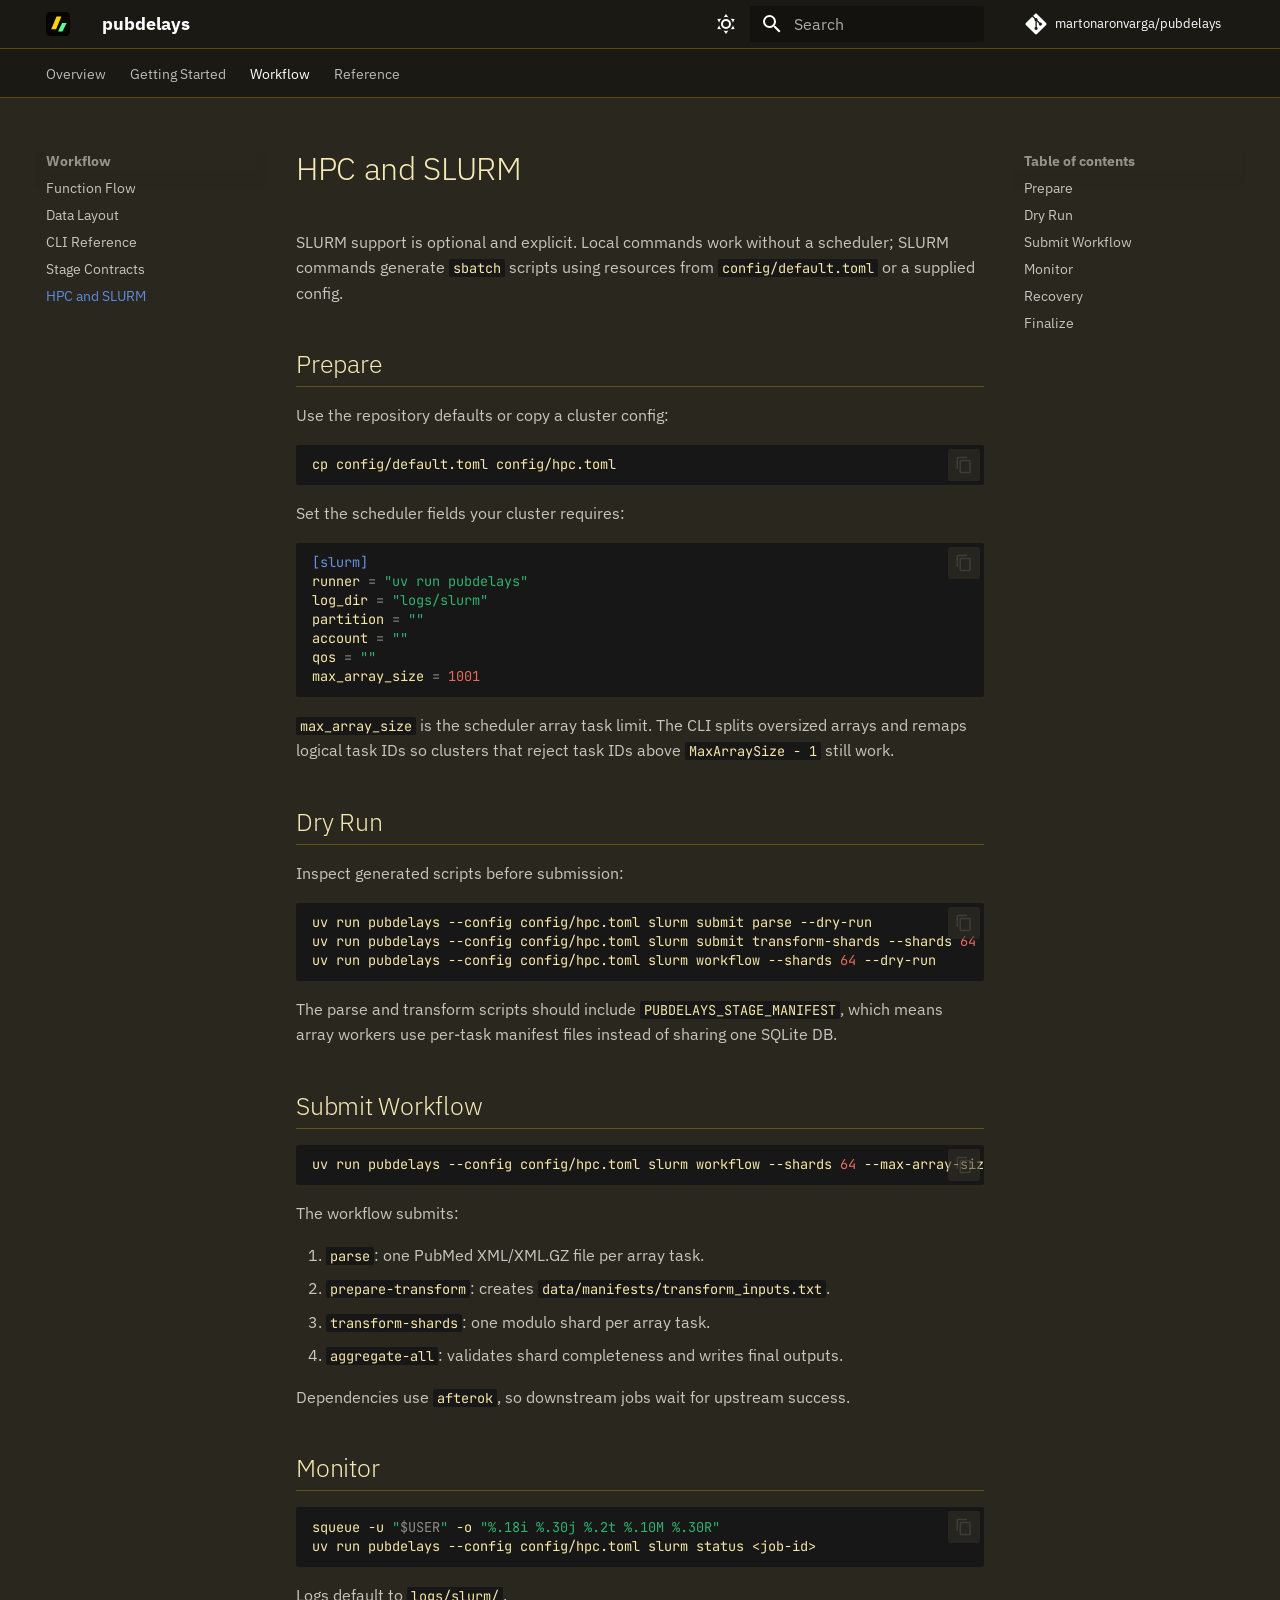
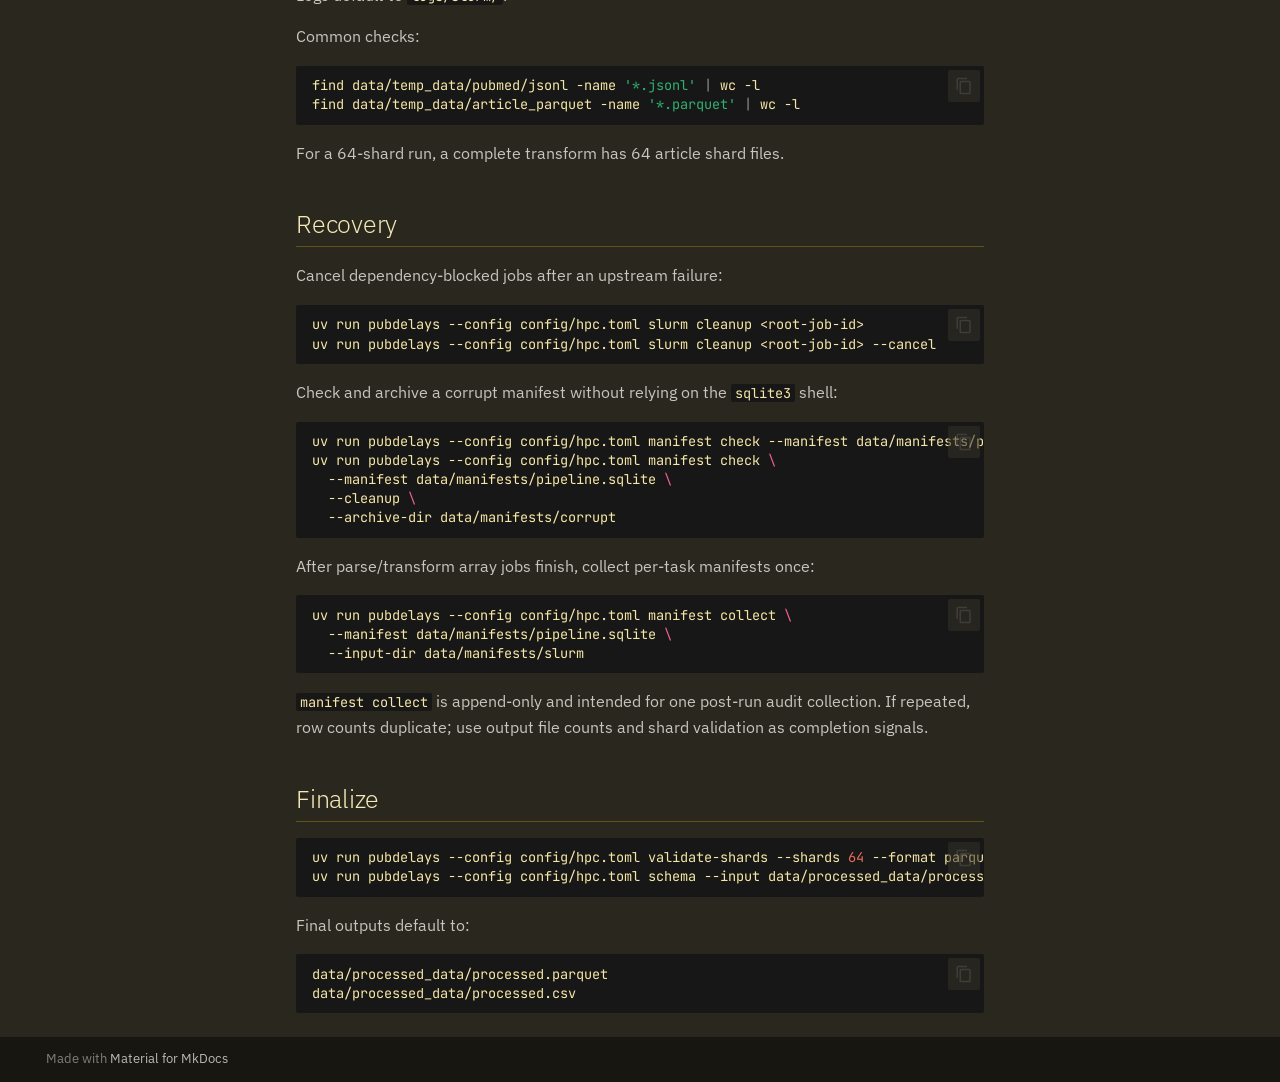
<file: hpc-slurm/index.html>
<!doctype html>
<html lang="en" class="no-js">
  <head>
    
      <meta charset="utf-8">
      <meta name="viewport" content="width=device-width,initial-scale=1">
      
        <meta name="description" content="Reproducible PubMed/MEDLINE publication-delay pipeline">
      
      
      
        <link rel="canonical" href="https://martonaronvarga.github.io/pubdelays/hpc-slurm/">
      
      
        <link rel="prev" href="../STAGE_CONTRACTS/">
      
      
        <link rel="next" href="../ANALYSIS_DATASET_V1/">
      
      
        
      
      
      <link rel="icon" href="../assets/favicon.svg">
      <meta name="generator" content="mkdocs-1.6.1, mkdocs-material-9.7.6">
    
    
      
        <title>HPC and SLURM - pubdelays</title>
      
    
    
      <link rel="stylesheet" href="../assets/stylesheets/main.484c7ddc.min.css">
      
        
        <link rel="stylesheet" href="../assets/stylesheets/palette.ab4e12ef.min.css">
      
      


    
    
      
    
    
      
        
        
        <link rel="preconnect" href="https://fonts.gstatic.com" crossorigin>
        <link rel="stylesheet" href="https://fonts.googleapis.com/css?family=IBM+Plex+Sans:300,300i,400,400i,700,700i%7CJetBrains+Mono:400,400i,700,700i&display=fallback">
        <style>:root{--md-text-font:"IBM Plex Sans";--md-code-font:"JetBrains Mono"}</style>
      
    
    
      <link rel="stylesheet" href="../stylesheets/extra.css">
    
    <script>__md_scope=new URL("..",location),__md_hash=e=>[...e].reduce(((e,_)=>(e<<5)-e+_.charCodeAt(0)),0),__md_get=(e,_=localStorage,t=__md_scope)=>JSON.parse(_.getItem(t.pathname+"."+e)),__md_set=(e,_,t=localStorage,a=__md_scope)=>{try{t.setItem(a.pathname+"."+e,JSON.stringify(_))}catch(e){}}</script>
    
      

    
    
  </head>
  
  
    
    
      
    
    
    
    
    <body dir="ltr" data-md-color-scheme="slate" data-md-color-primary="black" data-md-color-accent="amber">
  
    
    <input class="md-toggle" data-md-toggle="drawer" type="checkbox" id="__drawer" autocomplete="off">
    <input class="md-toggle" data-md-toggle="search" type="checkbox" id="__search" autocomplete="off">
    <label class="md-overlay" for="__drawer"></label>
    <div data-md-component="skip">
      
        
        <a href="#hpc-and-slurm" class="md-skip">
          Skip to content
        </a>
      
    </div>
    <div data-md-component="announce">
      
    </div>
    
    
      

<header class="md-header" data-md-component="header">
  <nav class="md-header__inner md-grid" aria-label="Header">
    <a href=".." title="pubdelays" class="md-header__button md-logo" aria-label="pubdelays" data-md-component="logo">
      
  <img src="../assets/logo.svg" alt="logo">

    </a>
    <label class="md-header__button md-icon" for="__drawer">
      
      <svg xmlns="http://www.w3.org/2000/svg" viewBox="0 0 24 24"><path d="M3 6h18v2H3zm0 5h18v2H3zm0 5h18v2H3z"/></svg>
    </label>
    <div class="md-header__title" data-md-component="header-title">
      <div class="md-header__ellipsis">
        <div class="md-header__topic">
          <span class="md-ellipsis">
            pubdelays
          </span>
        </div>
        <div class="md-header__topic" data-md-component="header-topic">
          <span class="md-ellipsis">
            
              HPC and SLURM
            
          </span>
        </div>
      </div>
    </div>
    
      
        <form class="md-header__option" data-md-component="palette">
  
    
    
    
    <input class="md-option" data-md-color-media="" data-md-color-scheme="slate" data-md-color-primary="black" data-md-color-accent="amber"  aria-label="Switch to light mode"  type="radio" name="__palette" id="__palette_0">
    
      <label class="md-header__button md-icon" title="Switch to light mode" for="__palette_1" hidden>
        <svg xmlns="http://www.w3.org/2000/svg" viewBox="0 0 24 24"><path d="M12 7a5 5 0 0 1 5 5 5 5 0 0 1-5 5 5 5 0 0 1-5-5 5 5 0 0 1 5-5m0 2a3 3 0 0 0-3 3 3 3 0 0 0 3 3 3 3 0 0 0 3-3 3 3 0 0 0-3-3m0-7 2.39 3.42C13.65 5.15 12.84 5 12 5s-1.65.15-2.39.42zM3.34 7l4.16-.35A7.2 7.2 0 0 0 5.94 8.5c-.44.74-.69 1.5-.83 2.29zm.02 10 1.76-3.77a7.131 7.131 0 0 0 2.38 4.14zM20.65 7l-1.77 3.79a7.02 7.02 0 0 0-2.38-4.15zm-.01 10-4.14.36c.59-.51 1.12-1.14 1.54-1.86.42-.73.69-1.5.83-2.29zM12 22l-2.41-3.44c.74.27 1.55.44 2.41.44.82 0 1.63-.17 2.37-.44z"/></svg>
      </label>
    
  
    
    
    
    <input class="md-option" data-md-color-media="" data-md-color-scheme="default" data-md-color-primary="black" data-md-color-accent="amber"  aria-label="Switch to dark mode"  type="radio" name="__palette" id="__palette_1">
    
      <label class="md-header__button md-icon" title="Switch to dark mode" for="__palette_0" hidden>
        <svg xmlns="http://www.w3.org/2000/svg" viewBox="0 0 24 24"><path d="m17.75 4.09-2.53 1.94.91 3.06-2.63-1.81-2.63 1.81.91-3.06-2.53-1.94L12.44 4l1.06-3 1.06 3zm3.5 6.91-1.64 1.25.59 1.98-1.7-1.17-1.7 1.17.59-1.98L15.75 11l2.06-.05L18.5 9l.69 1.95zm-2.28 4.95c.83-.08 1.72 1.1 1.19 1.85-.32.45-.66.87-1.08 1.27C15.17 23 8.84 23 4.94 19.07c-3.91-3.9-3.91-10.24 0-14.14.4-.4.82-.76 1.27-1.08.75-.53 1.93.36 1.85 1.19-.27 2.86.69 5.83 2.89 8.02a9.96 9.96 0 0 0 8.02 2.89m-1.64 2.02a12.08 12.08 0 0 1-7.8-3.47c-2.17-2.19-3.33-5-3.49-7.82-2.81 3.14-2.7 7.96.31 10.98 3.02 3.01 7.84 3.12 10.98.31"/></svg>
      </label>
    
  
</form>
      
    
    
      <script>var palette=__md_get("__palette");if(palette&&palette.color){if("(prefers-color-scheme)"===palette.color.media){var media=matchMedia("(prefers-color-scheme: light)"),input=document.querySelector(media.matches?"[data-md-color-media='(prefers-color-scheme: light)']":"[data-md-color-media='(prefers-color-scheme: dark)']");palette.color.media=input.getAttribute("data-md-color-media"),palette.color.scheme=input.getAttribute("data-md-color-scheme"),palette.color.primary=input.getAttribute("data-md-color-primary"),palette.color.accent=input.getAttribute("data-md-color-accent")}for(var[key,value]of Object.entries(palette.color))document.body.setAttribute("data-md-color-"+key,value)}</script>
    
    
    
      
      
        <label class="md-header__button md-icon" for="__search">
          
          <svg xmlns="http://www.w3.org/2000/svg" viewBox="0 0 24 24"><path d="M9.5 3A6.5 6.5 0 0 1 16 9.5c0 1.61-.59 3.09-1.56 4.23l.27.27h.79l5 5-1.5 1.5-5-5v-.79l-.27-.27A6.52 6.52 0 0 1 9.5 16 6.5 6.5 0 0 1 3 9.5 6.5 6.5 0 0 1 9.5 3m0 2C7 5 5 7 5 9.5S7 14 9.5 14 14 12 14 9.5 12 5 9.5 5"/></svg>
        </label>
        <div class="md-search" data-md-component="search" role="dialog">
  <label class="md-search__overlay" for="__search"></label>
  <div class="md-search__inner" role="search">
    <form class="md-search__form" name="search">
      <input type="text" class="md-search__input" name="query" aria-label="Search" placeholder="Search" autocapitalize="off" autocorrect="off" autocomplete="off" spellcheck="false" data-md-component="search-query" required>
      <label class="md-search__icon md-icon" for="__search">
        
        <svg xmlns="http://www.w3.org/2000/svg" viewBox="0 0 24 24"><path d="M9.5 3A6.5 6.5 0 0 1 16 9.5c0 1.61-.59 3.09-1.56 4.23l.27.27h.79l5 5-1.5 1.5-5-5v-.79l-.27-.27A6.52 6.52 0 0 1 9.5 16 6.5 6.5 0 0 1 3 9.5 6.5 6.5 0 0 1 9.5 3m0 2C7 5 5 7 5 9.5S7 14 9.5 14 14 12 14 9.5 12 5 9.5 5"/></svg>
        
        <svg xmlns="http://www.w3.org/2000/svg" viewBox="0 0 24 24"><path d="M20 11v2H8l5.5 5.5-1.42 1.42L4.16 12l7.92-7.92L13.5 5.5 8 11z"/></svg>
      </label>
      <nav class="md-search__options" aria-label="Search">
        
        <button type="reset" class="md-search__icon md-icon" title="Clear" aria-label="Clear" tabindex="-1">
          
          <svg xmlns="http://www.w3.org/2000/svg" viewBox="0 0 24 24"><path d="M19 6.41 17.59 5 12 10.59 6.41 5 5 6.41 10.59 12 5 17.59 6.41 19 12 13.41 17.59 19 19 17.59 13.41 12z"/></svg>
        </button>
      </nav>
      
        <div class="md-search__suggest" data-md-component="search-suggest"></div>
      
    </form>
    <div class="md-search__output">
      <div class="md-search__scrollwrap" tabindex="0" data-md-scrollfix>
        <div class="md-search-result" data-md-component="search-result">
          <div class="md-search-result__meta">
            Initializing search
          </div>
          <ol class="md-search-result__list" role="presentation"></ol>
        </div>
      </div>
    </div>
  </div>
</div>
      
    
    
      <div class="md-header__source">
        <a href="https://github.com/martonaronvarga/pubdelays" title="Go to repository" class="md-source" data-md-component="source">
  <div class="md-source__icon md-icon">
    
    <svg xmlns="http://www.w3.org/2000/svg" viewBox="0 0 448 512"><!--! Font Awesome Free 7.1.0 by @fontawesome - https://fontawesome.com License - https://fontawesome.com/license/free (Icons: CC BY 4.0, Fonts: SIL OFL 1.1, Code: MIT License) Copyright 2025 Fonticons, Inc.--><path d="M439.6 236.1 244 40.5c-5.4-5.5-12.8-8.5-20.4-8.5s-15 3-20.4 8.4L162.5 81l51.5 51.5c27.1-9.1 52.7 16.8 43.4 43.7l49.7 49.7c34.2-11.8 61.2 31 35.5 56.7-26.5 26.5-70.2-2.9-56-37.3L240.3 199v121.9c25.3 12.5 22.3 41.8 9.1 55-6.4 6.4-15.2 10.1-24.3 10.1s-17.8-3.6-24.3-10.1c-17.6-17.6-11.1-46.9 11.2-56v-123c-20.8-8.5-24.6-30.7-18.6-45L142.6 101 8.5 235.1C3 240.6 0 247.9 0 255.5s3 15 8.5 20.4l195.6 195.7c5.4 5.4 12.7 8.4 20.4 8.4s15-3 20.4-8.4l194.7-194.7c5.4-5.4 8.4-12.8 8.4-20.4s-3-15-8.4-20.4"/></svg>
  </div>
  <div class="md-source__repository">
    martonaronvarga/pubdelays
  </div>
</a>
      </div>
    
  </nav>
  
</header>
    
    <div class="md-container" data-md-component="container">
      
      
        
          
            
<nav class="md-tabs" aria-label="Tabs" data-md-component="tabs">
  <div class="md-grid">
    <ul class="md-tabs__list">
      
        
  
  
  
  
    <li class="md-tabs__item">
      <a href=".." class="md-tabs__link">
        
  
  
    
  
  Overview

      </a>
    </li>
  

      
        
  
  
  
  
    <li class="md-tabs__item">
      <a href="../getting-started/" class="md-tabs__link">
        
  
  
    
  
  Getting Started

      </a>
    </li>
  

      
        
  
  
  
    
  
  
    
    
      <li class="md-tabs__item md-tabs__item--active">
        <a href="../function-flow/" class="md-tabs__link">
          
  
  
  Workflow

        </a>
      </li>
    
  

      
        
  
  
  
  
    
    
      <li class="md-tabs__item">
        <a href="../ANALYSIS_DATASET_V1/" class="md-tabs__link">
          
  
  
  Reference

        </a>
      </li>
    
  

      
    </ul>
  </div>
</nav>
          
        
      
      <main class="md-main" data-md-component="main">
        <div class="md-main__inner md-grid">
          
            
              
              <div class="md-sidebar md-sidebar--primary" data-md-component="sidebar" data-md-type="navigation" >
                <div class="md-sidebar__scrollwrap">
                  <div class="md-sidebar__inner">
                    


  


<nav class="md-nav md-nav--primary md-nav--lifted" aria-label="Navigation" data-md-level="0">
  <label class="md-nav__title" for="__drawer">
    <a href=".." title="pubdelays" class="md-nav__button md-logo" aria-label="pubdelays" data-md-component="logo">
      
  <img src="../assets/logo.svg" alt="logo">

    </a>
    pubdelays
  </label>
  
    <div class="md-nav__source">
      <a href="https://github.com/martonaronvarga/pubdelays" title="Go to repository" class="md-source" data-md-component="source">
  <div class="md-source__icon md-icon">
    
    <svg xmlns="http://www.w3.org/2000/svg" viewBox="0 0 448 512"><!--! Font Awesome Free 7.1.0 by @fontawesome - https://fontawesome.com License - https://fontawesome.com/license/free (Icons: CC BY 4.0, Fonts: SIL OFL 1.1, Code: MIT License) Copyright 2025 Fonticons, Inc.--><path d="M439.6 236.1 244 40.5c-5.4-5.5-12.8-8.5-20.4-8.5s-15 3-20.4 8.4L162.5 81l51.5 51.5c27.1-9.1 52.7 16.8 43.4 43.7l49.7 49.7c34.2-11.8 61.2 31 35.5 56.7-26.5 26.5-70.2-2.9-56-37.3L240.3 199v121.9c25.3 12.5 22.3 41.8 9.1 55-6.4 6.4-15.2 10.1-24.3 10.1s-17.8-3.6-24.3-10.1c-17.6-17.6-11.1-46.9 11.2-56v-123c-20.8-8.5-24.6-30.7-18.6-45L142.6 101 8.5 235.1C3 240.6 0 247.9 0 255.5s3 15 8.5 20.4l195.6 195.7c5.4 5.4 12.7 8.4 20.4 8.4s15-3 20.4-8.4l194.7-194.7c5.4-5.4 8.4-12.8 8.4-20.4s-3-15-8.4-20.4"/></svg>
  </div>
  <div class="md-source__repository">
    martonaronvarga/pubdelays
  </div>
</a>
    </div>
  
  <ul class="md-nav__list" data-md-scrollfix>
    
      
      
  
  
  
  
    <li class="md-nav__item">
      <a href=".." class="md-nav__link">
        
  
  
  <span class="md-ellipsis">
    
  
    Overview
  

    
  </span>
  
  

      </a>
    </li>
  

    
      
      
  
  
  
  
    <li class="md-nav__item">
      <a href="../getting-started/" class="md-nav__link">
        
  
  
  <span class="md-ellipsis">
    
  
    Getting Started
  

    
  </span>
  
  

      </a>
    </li>
  

    
      
      
  
  
    
  
  
  
    
    
    
    
      
        
        
      
      
        
      
    
    
    <li class="md-nav__item md-nav__item--active md-nav__item--section md-nav__item--nested">
      
        
        
        <input class="md-nav__toggle md-toggle " type="checkbox" id="__nav_3" checked>
        
          
          <label class="md-nav__link" for="__nav_3" id="__nav_3_label" tabindex="">
            
  
  
  <span class="md-ellipsis">
    
  
    Workflow
  

    
  </span>
  
  

            <span class="md-nav__icon md-icon"></span>
          </label>
        
        <nav class="md-nav" data-md-level="1" aria-labelledby="__nav_3_label" aria-expanded="true">
          <label class="md-nav__title" for="__nav_3">
            <span class="md-nav__icon md-icon"></span>
            
  
    Workflow
  

          </label>
          <ul class="md-nav__list" data-md-scrollfix>
            
              
                
  
  
  
  
    <li class="md-nav__item">
      <a href="../function-flow/" class="md-nav__link">
        
  
  
  <span class="md-ellipsis">
    
  
    Function Flow
  

    
  </span>
  
  

      </a>
    </li>
  

              
            
              
                
  
  
  
  
    <li class="md-nav__item">
      <a href="../data-layout/" class="md-nav__link">
        
  
  
  <span class="md-ellipsis">
    
  
    Data Layout
  

    
  </span>
  
  

      </a>
    </li>
  

              
            
              
                
  
  
  
  
    <li class="md-nav__item">
      <a href="../cli/" class="md-nav__link">
        
  
  
  <span class="md-ellipsis">
    
  
    CLI Reference
  

    
  </span>
  
  

      </a>
    </li>
  

              
            
              
                
  
  
  
  
    <li class="md-nav__item">
      <a href="../STAGE_CONTRACTS/" class="md-nav__link">
        
  
  
  <span class="md-ellipsis">
    
  
    Stage Contracts
  

    
  </span>
  
  

      </a>
    </li>
  

              
            
              
                
  
  
    
  
  
  
    <li class="md-nav__item md-nav__item--active">
      
      <input class="md-nav__toggle md-toggle" type="checkbox" id="__toc">
      
      
        
      
      
        <label class="md-nav__link md-nav__link--active" for="__toc">
          
  
  
  <span class="md-ellipsis">
    
  
    HPC and SLURM
  

    
  </span>
  
  

          <span class="md-nav__icon md-icon"></span>
        </label>
      
      <a href="./" class="md-nav__link md-nav__link--active">
        
  
  
  <span class="md-ellipsis">
    
  
    HPC and SLURM
  

    
  </span>
  
  

      </a>
      
        

<nav class="md-nav md-nav--secondary" aria-label="Table of contents">
  
  
  
    
  
  
    <label class="md-nav__title" for="__toc">
      <span class="md-nav__icon md-icon"></span>
      Table of contents
    </label>
    <ul class="md-nav__list" data-md-component="toc" data-md-scrollfix>
      
        <li class="md-nav__item">
  <a href="#prepare" class="md-nav__link">
    <span class="md-ellipsis">
      
        Prepare
      
    </span>
  </a>
  
</li>
      
        <li class="md-nav__item">
  <a href="#dry-run" class="md-nav__link">
    <span class="md-ellipsis">
      
        Dry Run
      
    </span>
  </a>
  
</li>
      
        <li class="md-nav__item">
  <a href="#submit-workflow" class="md-nav__link">
    <span class="md-ellipsis">
      
        Submit Workflow
      
    </span>
  </a>
  
</li>
      
        <li class="md-nav__item">
  <a href="#monitor" class="md-nav__link">
    <span class="md-ellipsis">
      
        Monitor
      
    </span>
  </a>
  
</li>
      
        <li class="md-nav__item">
  <a href="#recovery" class="md-nav__link">
    <span class="md-ellipsis">
      
        Recovery
      
    </span>
  </a>
  
</li>
      
        <li class="md-nav__item">
  <a href="#finalize" class="md-nav__link">
    <span class="md-ellipsis">
      
        Finalize
      
    </span>
  </a>
  
</li>
      
    </ul>
  
</nav>
      
    </li>
  

              
            
          </ul>
        </nav>
      
    </li>
  

    
      
      
  
  
  
  
    
    
    
    
      
      
        
      
    
    
    <li class="md-nav__item md-nav__item--nested">
      
        
        
        <input class="md-nav__toggle md-toggle " type="checkbox" id="__nav_4" >
        
          
          <label class="md-nav__link" for="__nav_4" id="__nav_4_label" tabindex="0">
            
  
  
  <span class="md-ellipsis">
    
  
    Reference
  

    
  </span>
  
  

            <span class="md-nav__icon md-icon"></span>
          </label>
        
        <nav class="md-nav" data-md-level="1" aria-labelledby="__nav_4_label" aria-expanded="false">
          <label class="md-nav__title" for="__nav_4">
            <span class="md-nav__icon md-icon"></span>
            
  
    Reference
  

          </label>
          <ul class="md-nav__list" data-md-scrollfix>
            
              
                
  
  
  
  
    <li class="md-nav__item">
      <a href="../ANALYSIS_DATASET_V1/" class="md-nav__link">
        
  
  
  <span class="md-ellipsis">
    
  
    Analysis Dataset V1
  

    
  </span>
  
  

      </a>
    </li>
  

              
            
              
                
  
  
  
  
    <li class="md-nav__item">
      <a href="../SEMANTIC_DECISIONS/" class="md-nav__link">
        
  
  
  <span class="md-ellipsis">
    
  
    Semantic Decisions
  

    
  </span>
  
  

      </a>
    </li>
  

              
            
              
                
  
  
  
  
    <li class="md-nav__item">
      <a href="../VALIDATION_AND_BENCHMARKS/" class="md-nav__link">
        
  
  
  <span class="md-ellipsis">
    
  
    Validation and Benchmarks
  

    
  </span>
  
  

      </a>
    </li>
  

              
            
              
                
  
  
  
  
    <li class="md-nav__item">
      <a href="../PIPELINE_CONTEXT/" class="md-nav__link">
        
  
  
  <span class="md-ellipsis">
    
  
    Pipeline Context
  

    
  </span>
  
  

      </a>
    </li>
  

              
            
          </ul>
        </nav>
      
    </li>
  

    
  </ul>
</nav>
                  </div>
                </div>
              </div>
            
            
              
              <div class="md-sidebar md-sidebar--secondary" data-md-component="sidebar" data-md-type="toc" >
                <div class="md-sidebar__scrollwrap">
                  <div class="md-sidebar__inner">
                    

<nav class="md-nav md-nav--secondary" aria-label="Table of contents">
  
  
  
    
  
  
    <label class="md-nav__title" for="__toc">
      <span class="md-nav__icon md-icon"></span>
      Table of contents
    </label>
    <ul class="md-nav__list" data-md-component="toc" data-md-scrollfix>
      
        <li class="md-nav__item">
  <a href="#prepare" class="md-nav__link">
    <span class="md-ellipsis">
      
        Prepare
      
    </span>
  </a>
  
</li>
      
        <li class="md-nav__item">
  <a href="#dry-run" class="md-nav__link">
    <span class="md-ellipsis">
      
        Dry Run
      
    </span>
  </a>
  
</li>
      
        <li class="md-nav__item">
  <a href="#submit-workflow" class="md-nav__link">
    <span class="md-ellipsis">
      
        Submit Workflow
      
    </span>
  </a>
  
</li>
      
        <li class="md-nav__item">
  <a href="#monitor" class="md-nav__link">
    <span class="md-ellipsis">
      
        Monitor
      
    </span>
  </a>
  
</li>
      
        <li class="md-nav__item">
  <a href="#recovery" class="md-nav__link">
    <span class="md-ellipsis">
      
        Recovery
      
    </span>
  </a>
  
</li>
      
        <li class="md-nav__item">
  <a href="#finalize" class="md-nav__link">
    <span class="md-ellipsis">
      
        Finalize
      
    </span>
  </a>
  
</li>
      
    </ul>
  
</nav>
                  </div>
                </div>
              </div>
            
          
          
            <div class="md-content" data-md-component="content">
              
              <article class="md-content__inner md-typeset">
                
                  


  
  


<h1 id="hpc-and-slurm">HPC and SLURM<a class="headerlink" href="#hpc-and-slurm" title="Permanent link">&para;</a></h1>
<p>SLURM support is optional and explicit. Local commands work without a scheduler; SLURM commands generate <code>sbatch</code> scripts using resources from <code>config/default.toml</code> or a supplied config.</p>
<h2 id="prepare">Prepare<a class="headerlink" href="#prepare" title="Permanent link">&para;</a></h2>
<p>Use the repository defaults or copy a cluster config:</p>
<div class="highlight"><pre><span></span><code><a id="__codelineno-0-1" name="__codelineno-0-1" href="#__codelineno-0-1"></a>cp<span class="w"> </span>config/default.toml<span class="w"> </span>config/hpc.toml
</code></pre></div>
<p>Set the scheduler fields your cluster requires:</p>
<div class="highlight"><pre><span></span><code><a id="__codelineno-1-1" name="__codelineno-1-1" href="#__codelineno-1-1"></a><span class="k">[slurm]</span>
<a id="__codelineno-1-2" name="__codelineno-1-2" href="#__codelineno-1-2"></a><span class="n">runner</span><span class="w"> </span><span class="o">=</span><span class="w"> </span><span class="s2">&quot;uv run pubdelays&quot;</span>
<a id="__codelineno-1-3" name="__codelineno-1-3" href="#__codelineno-1-3"></a><span class="n">log_dir</span><span class="w"> </span><span class="o">=</span><span class="w"> </span><span class="s2">&quot;logs/slurm&quot;</span>
<a id="__codelineno-1-4" name="__codelineno-1-4" href="#__codelineno-1-4"></a><span class="n">partition</span><span class="w"> </span><span class="o">=</span><span class="w"> </span><span class="s2">&quot;&quot;</span>
<a id="__codelineno-1-5" name="__codelineno-1-5" href="#__codelineno-1-5"></a><span class="n">account</span><span class="w"> </span><span class="o">=</span><span class="w"> </span><span class="s2">&quot;&quot;</span>
<a id="__codelineno-1-6" name="__codelineno-1-6" href="#__codelineno-1-6"></a><span class="n">qos</span><span class="w"> </span><span class="o">=</span><span class="w"> </span><span class="s2">&quot;&quot;</span>
<a id="__codelineno-1-7" name="__codelineno-1-7" href="#__codelineno-1-7"></a><span class="n">max_array_size</span><span class="w"> </span><span class="o">=</span><span class="w"> </span><span class="mi">1001</span>
</code></pre></div>
<p><code>max_array_size</code> is the scheduler array task limit. The CLI splits oversized arrays and remaps logical task IDs so clusters that reject task IDs above <code>MaxArraySize - 1</code> still work.</p>
<h2 id="dry-run">Dry Run<a class="headerlink" href="#dry-run" title="Permanent link">&para;</a></h2>
<p>Inspect generated scripts before submission:</p>
<div class="highlight"><pre><span></span><code><a id="__codelineno-2-1" name="__codelineno-2-1" href="#__codelineno-2-1"></a>uv<span class="w"> </span>run<span class="w"> </span>pubdelays<span class="w"> </span>--config<span class="w"> </span>config/hpc.toml<span class="w"> </span>slurm<span class="w"> </span>submit<span class="w"> </span>parse<span class="w"> </span>--dry-run
<a id="__codelineno-2-2" name="__codelineno-2-2" href="#__codelineno-2-2"></a>uv<span class="w"> </span>run<span class="w"> </span>pubdelays<span class="w"> </span>--config<span class="w"> </span>config/hpc.toml<span class="w"> </span>slurm<span class="w"> </span>submit<span class="w"> </span>transform-shards<span class="w"> </span>--shards<span class="w"> </span><span class="m">64</span><span class="w"> </span>--dry-run
<a id="__codelineno-2-3" name="__codelineno-2-3" href="#__codelineno-2-3"></a>uv<span class="w"> </span>run<span class="w"> </span>pubdelays<span class="w"> </span>--config<span class="w"> </span>config/hpc.toml<span class="w"> </span>slurm<span class="w"> </span>workflow<span class="w"> </span>--shards<span class="w"> </span><span class="m">64</span><span class="w"> </span>--dry-run
</code></pre></div>
<p>The parse and transform scripts should include <code>PUBDELAYS_STAGE_MANIFEST</code>, which means array workers use per-task manifest files instead of sharing one SQLite DB.</p>
<h2 id="submit-workflow">Submit Workflow<a class="headerlink" href="#submit-workflow" title="Permanent link">&para;</a></h2>
<div class="highlight"><pre><span></span><code><a id="__codelineno-3-1" name="__codelineno-3-1" href="#__codelineno-3-1"></a>uv<span class="w"> </span>run<span class="w"> </span>pubdelays<span class="w"> </span>--config<span class="w"> </span>config/hpc.toml<span class="w"> </span>slurm<span class="w"> </span>workflow<span class="w"> </span>--shards<span class="w"> </span><span class="m">64</span><span class="w"> </span>--max-array-size<span class="w"> </span><span class="m">1001</span>
</code></pre></div>
<p>The workflow submits:</p>
<ol>
<li><code>parse</code>: one PubMed XML/XML.GZ file per array task.</li>
<li><code>prepare-transform</code>: creates <code>data/manifests/transform_inputs.txt</code>.</li>
<li><code>transform-shards</code>: one modulo shard per array task.</li>
<li><code>aggregate-all</code>: validates shard completeness and writes final outputs.</li>
</ol>
<p>Dependencies use <code>afterok</code>, so downstream jobs wait for upstream success.</p>
<h2 id="monitor">Monitor<a class="headerlink" href="#monitor" title="Permanent link">&para;</a></h2>
<div class="highlight"><pre><span></span><code><a id="__codelineno-4-1" name="__codelineno-4-1" href="#__codelineno-4-1"></a>squeue<span class="w"> </span>-u<span class="w"> </span><span class="s2">&quot;</span><span class="nv">$USER</span><span class="s2">&quot;</span><span class="w"> </span>-o<span class="w"> </span><span class="s2">&quot;%.18i %.30j %.2t %.10M %.30R&quot;</span>
<a id="__codelineno-4-2" name="__codelineno-4-2" href="#__codelineno-4-2"></a>uv<span class="w"> </span>run<span class="w"> </span>pubdelays<span class="w"> </span>--config<span class="w"> </span>config/hpc.toml<span class="w"> </span>slurm<span class="w"> </span>status<span class="w"> </span>&lt;job-id&gt;
</code></pre></div>
<p>Logs default to <code>logs/slurm/</code>.</p>
<p>Common checks:</p>
<div class="highlight"><pre><span></span><code><a id="__codelineno-5-1" name="__codelineno-5-1" href="#__codelineno-5-1"></a>find<span class="w"> </span>data/temp_data/pubmed/jsonl<span class="w"> </span>-name<span class="w"> </span><span class="s1">&#39;*.jsonl&#39;</span><span class="w"> </span><span class="p">|</span><span class="w"> </span>wc<span class="w"> </span>-l
<a id="__codelineno-5-2" name="__codelineno-5-2" href="#__codelineno-5-2"></a>find<span class="w"> </span>data/temp_data/article_parquet<span class="w"> </span>-name<span class="w"> </span><span class="s1">&#39;*.parquet&#39;</span><span class="w"> </span><span class="p">|</span><span class="w"> </span>wc<span class="w"> </span>-l
</code></pre></div>
<p>For a 64-shard run, a complete transform has 64 article shard files.</p>
<h2 id="recovery">Recovery<a class="headerlink" href="#recovery" title="Permanent link">&para;</a></h2>
<p>Cancel dependency-blocked jobs after an upstream failure:</p>
<div class="highlight"><pre><span></span><code><a id="__codelineno-6-1" name="__codelineno-6-1" href="#__codelineno-6-1"></a>uv<span class="w"> </span>run<span class="w"> </span>pubdelays<span class="w"> </span>--config<span class="w"> </span>config/hpc.toml<span class="w"> </span>slurm<span class="w"> </span>cleanup<span class="w"> </span>&lt;root-job-id&gt;
<a id="__codelineno-6-2" name="__codelineno-6-2" href="#__codelineno-6-2"></a>uv<span class="w"> </span>run<span class="w"> </span>pubdelays<span class="w"> </span>--config<span class="w"> </span>config/hpc.toml<span class="w"> </span>slurm<span class="w"> </span>cleanup<span class="w"> </span>&lt;root-job-id&gt;<span class="w"> </span>--cancel
</code></pre></div>
<p>Check and archive a corrupt manifest without relying on the <code>sqlite3</code> shell:</p>
<div class="highlight"><pre><span></span><code><a id="__codelineno-7-1" name="__codelineno-7-1" href="#__codelineno-7-1"></a>uv<span class="w"> </span>run<span class="w"> </span>pubdelays<span class="w"> </span>--config<span class="w"> </span>config/hpc.toml<span class="w"> </span>manifest<span class="w"> </span>check<span class="w"> </span>--manifest<span class="w"> </span>data/manifests/pipeline.sqlite
<a id="__codelineno-7-2" name="__codelineno-7-2" href="#__codelineno-7-2"></a>uv<span class="w"> </span>run<span class="w"> </span>pubdelays<span class="w"> </span>--config<span class="w"> </span>config/hpc.toml<span class="w"> </span>manifest<span class="w"> </span>check<span class="w"> </span><span class="se">\</span>
<a id="__codelineno-7-3" name="__codelineno-7-3" href="#__codelineno-7-3"></a><span class="w">  </span>--manifest<span class="w"> </span>data/manifests/pipeline.sqlite<span class="w"> </span><span class="se">\</span>
<a id="__codelineno-7-4" name="__codelineno-7-4" href="#__codelineno-7-4"></a><span class="w">  </span>--cleanup<span class="w"> </span><span class="se">\</span>
<a id="__codelineno-7-5" name="__codelineno-7-5" href="#__codelineno-7-5"></a><span class="w">  </span>--archive-dir<span class="w"> </span>data/manifests/corrupt
</code></pre></div>
<p>After parse/transform array jobs finish, collect per-task manifests once:</p>
<div class="highlight"><pre><span></span><code><a id="__codelineno-8-1" name="__codelineno-8-1" href="#__codelineno-8-1"></a>uv<span class="w"> </span>run<span class="w"> </span>pubdelays<span class="w"> </span>--config<span class="w"> </span>config/hpc.toml<span class="w"> </span>manifest<span class="w"> </span>collect<span class="w"> </span><span class="se">\</span>
<a id="__codelineno-8-2" name="__codelineno-8-2" href="#__codelineno-8-2"></a><span class="w">  </span>--manifest<span class="w"> </span>data/manifests/pipeline.sqlite<span class="w"> </span><span class="se">\</span>
<a id="__codelineno-8-3" name="__codelineno-8-3" href="#__codelineno-8-3"></a><span class="w">  </span>--input-dir<span class="w"> </span>data/manifests/slurm
</code></pre></div>
<p><code>manifest collect</code> is append-only and intended for one post-run audit collection. If repeated, row counts duplicate; use output file counts and shard validation as completion signals.</p>
<h2 id="finalize">Finalize<a class="headerlink" href="#finalize" title="Permanent link">&para;</a></h2>
<div class="highlight"><pre><span></span><code><a id="__codelineno-9-1" name="__codelineno-9-1" href="#__codelineno-9-1"></a>uv<span class="w"> </span>run<span class="w"> </span>pubdelays<span class="w"> </span>--config<span class="w"> </span>config/hpc.toml<span class="w"> </span>validate-shards<span class="w"> </span>--shards<span class="w"> </span><span class="m">64</span><span class="w"> </span>--format<span class="w"> </span>parquet
<a id="__codelineno-9-2" name="__codelineno-9-2" href="#__codelineno-9-2"></a>uv<span class="w"> </span>run<span class="w"> </span>pubdelays<span class="w"> </span>--config<span class="w"> </span>config/hpc.toml<span class="w"> </span>schema<span class="w"> </span>--input<span class="w"> </span>data/processed_data/processed.parquet
</code></pre></div>
<p>Final outputs default to:</p>
<div class="highlight"><pre><span></span><code><a id="__codelineno-10-1" name="__codelineno-10-1" href="#__codelineno-10-1"></a>data/processed_data/processed.parquet
<a id="__codelineno-10-2" name="__codelineno-10-2" href="#__codelineno-10-2"></a>data/processed_data/processed.csv
</code></pre></div>












                
              </article>
            </div>
          
          
<script>var target=document.getElementById(location.hash.slice(1));target&&target.name&&(target.checked=target.name.startsWith("__tabbed_"))</script>
        </div>
        
          <button type="button" class="md-top md-icon" data-md-component="top" hidden>
  
  <svg xmlns="http://www.w3.org/2000/svg" viewBox="0 0 24 24"><path d="M13 20h-2V8l-5.5 5.5-1.42-1.42L12 4.16l7.92 7.92-1.42 1.42L13 8z"/></svg>
  Back to top
</button>
        
      </main>
      
        <footer class="md-footer">
  
  <div class="md-footer-meta md-typeset">
    <div class="md-footer-meta__inner md-grid">
      <div class="md-copyright">
  
  
    Made with
    <a href="https://squidfunk.github.io/mkdocs-material/" target="_blank" rel="noopener">
      Material for MkDocs
    </a>
  
</div>
      
    </div>
  </div>
</footer>
      
    </div>
    <div class="md-dialog" data-md-component="dialog">
      <div class="md-dialog__inner md-typeset"></div>
    </div>
    
      <div class="md-progress" data-md-component="progress" role="progressbar"></div>
    
    
    
      
      
      <script id="__config" type="application/json">{"annotate": null, "base": "..", "features": ["navigation.instant", "navigation.instant.progress", "navigation.tracking", "navigation.tabs", "navigation.sections", "navigation.top", "search.highlight", "search.suggest", "content.code.copy"], "search": "../assets/javascripts/workers/search.2c215733.min.js", "tags": null, "translations": {"clipboard.copied": "Copied to clipboard", "clipboard.copy": "Copy to clipboard", "search.result.more.one": "1 more on this page", "search.result.more.other": "# more on this page", "search.result.none": "No matching documents", "search.result.one": "1 matching document", "search.result.other": "# matching documents", "search.result.placeholder": "Type to start searching", "search.result.term.missing": "Missing", "select.version": "Select version"}, "version": null}</script>
    
    
      <script src="../assets/javascripts/bundle.79ae519e.min.js"></script>
      
    
  </body>
</html>
</file>
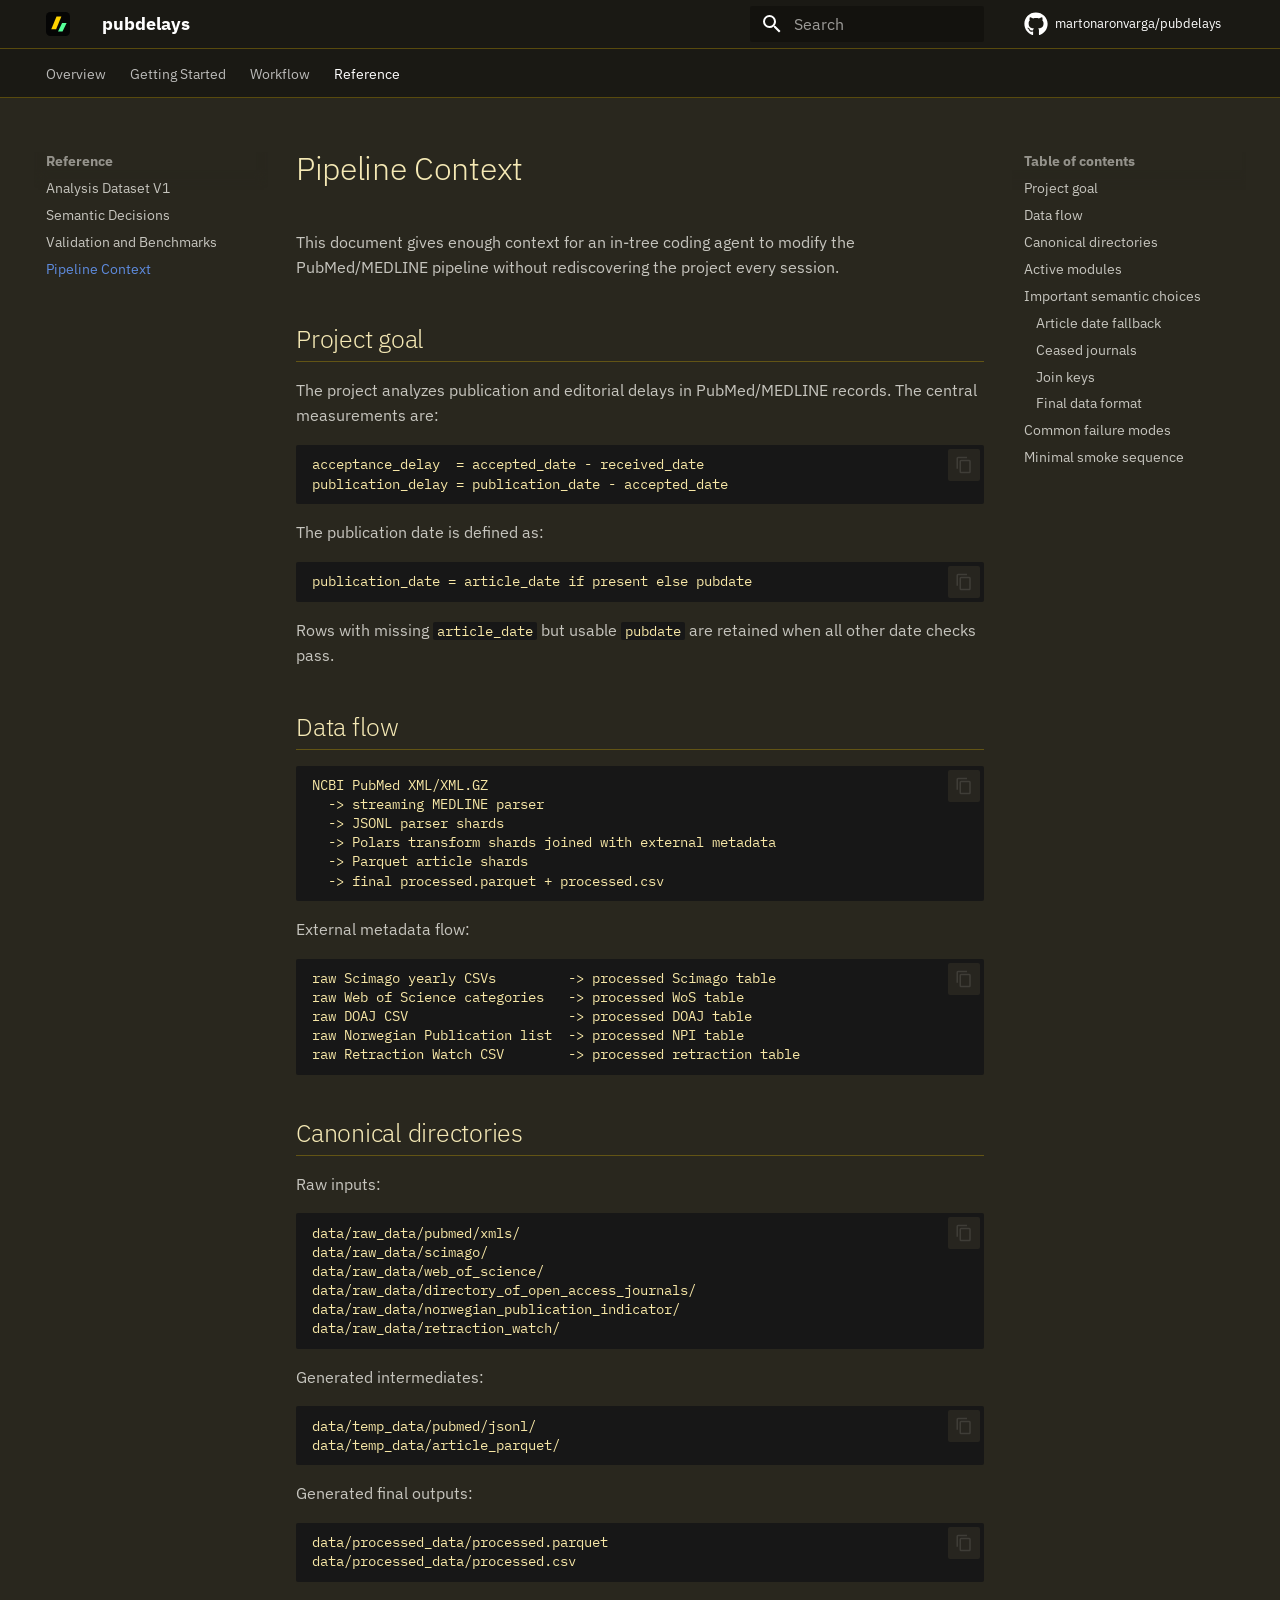
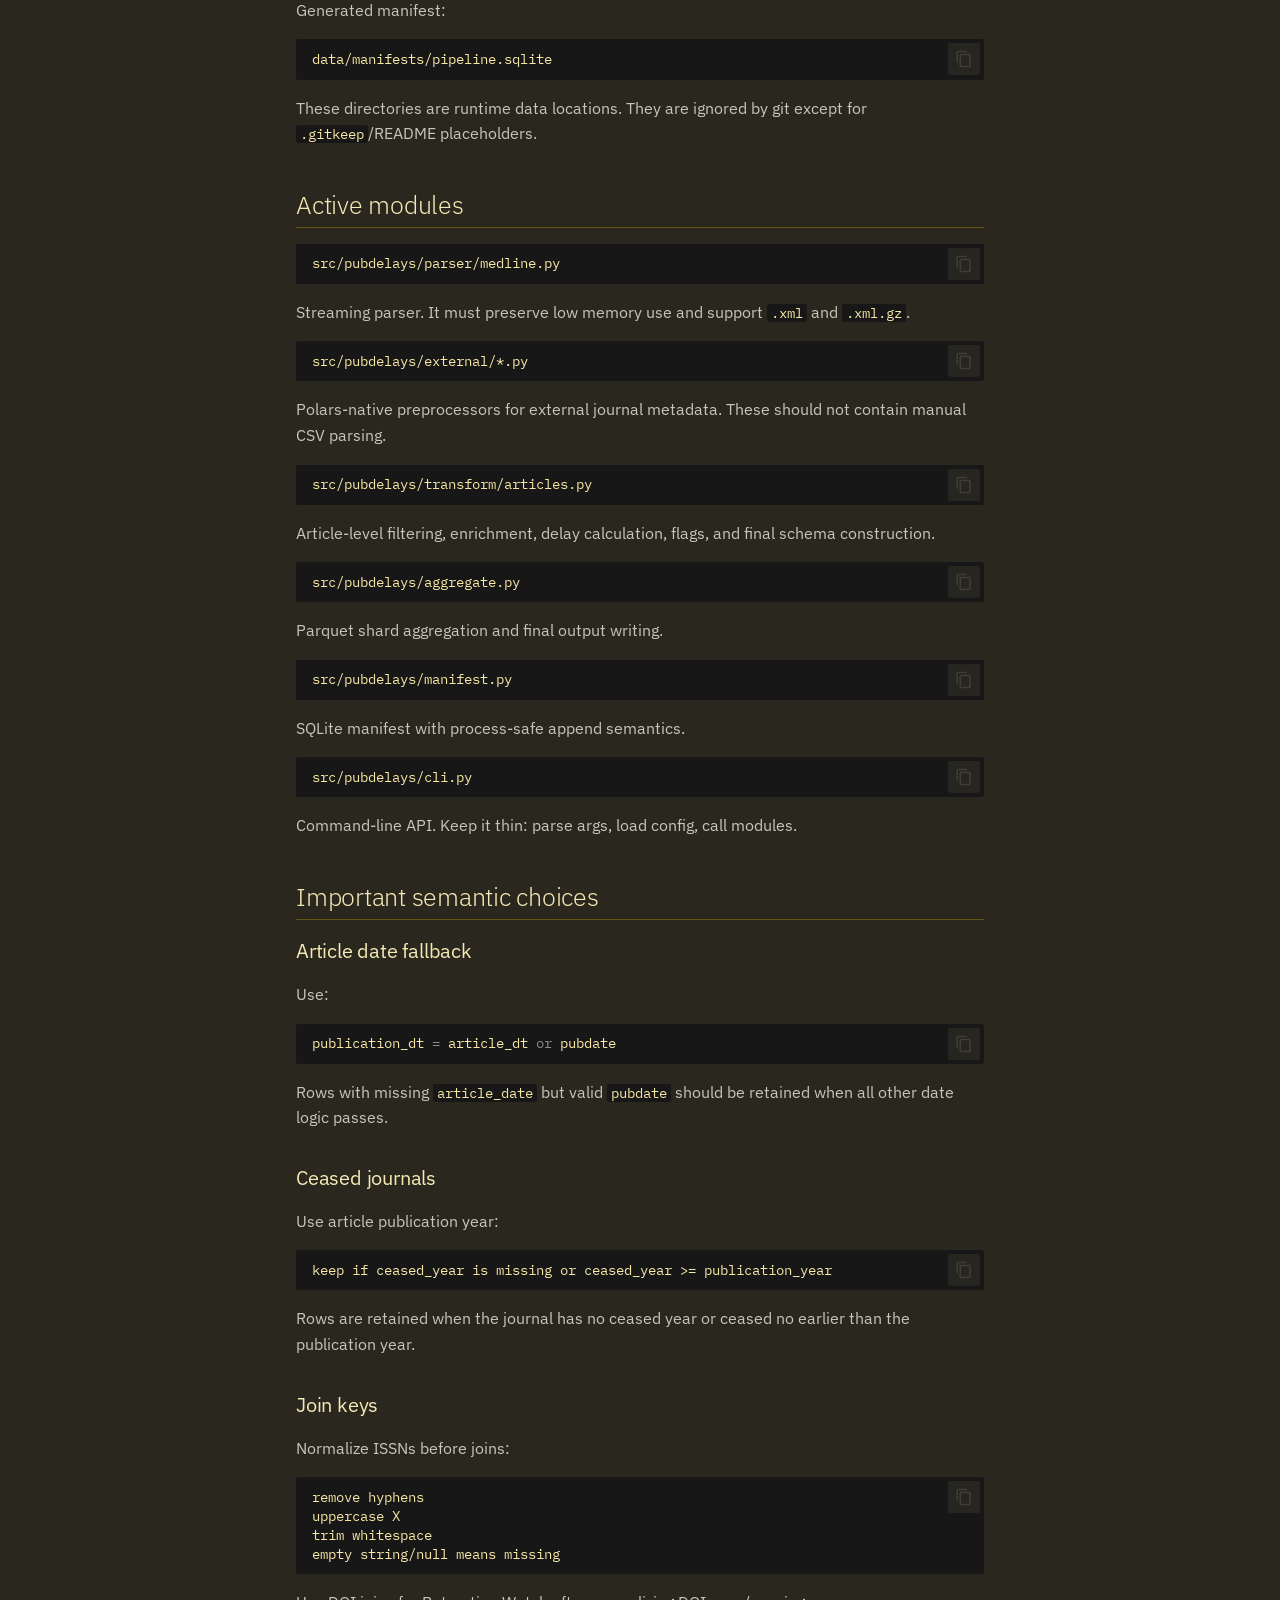
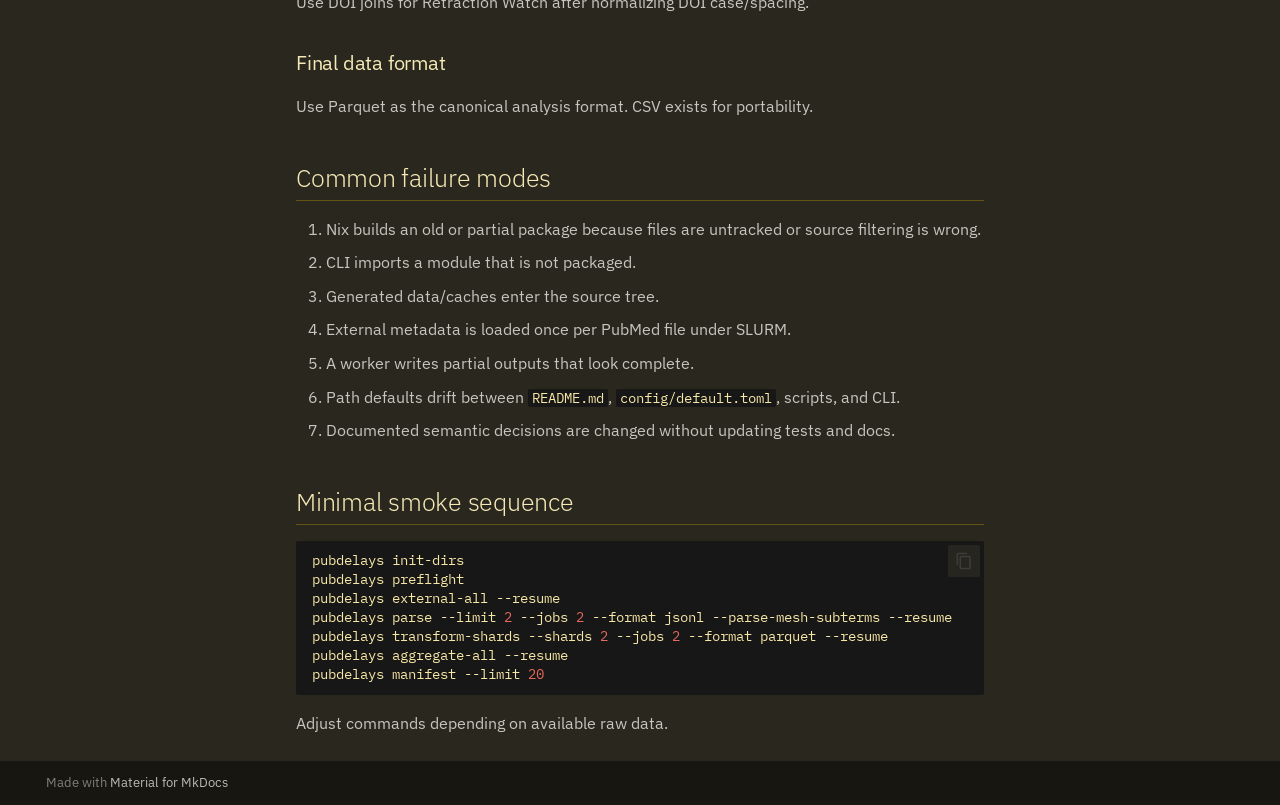
<file: PIPELINE_CONTEXT/index.html>
<!doctype html>
<html lang="en" class="no-js">
  <head>
    
      <meta charset="utf-8">
      <meta name="viewport" content="width=device-width,initial-scale=1">
      
        <meta name="description" content="Reproducible PubMed/MEDLINE publication-delay pipeline">
      
      
      
        <link rel="canonical" href="https://martonaronvarga.github.io/pubdelays/PIPELINE_CONTEXT/">
      
      
        <link rel="prev" href="../VALIDATION_AND_BENCHMARKS/">
      
      
      
        
      
      
      <link rel="icon" href="../assets/favicon.svg">
      <meta name="generator" content="mkdocs-1.6.1, mkdocs-material-9.7.6">
    
    
      
        <title>Pipeline Context - pubdelays</title>
      
    
    
      <link rel="stylesheet" href="../assets/stylesheets/main.484c7ddc.min.css">
      
        
        <link rel="stylesheet" href="../assets/stylesheets/palette.ab4e12ef.min.css">
      
      


    
    
      
    
    
      
        
        
        <link rel="preconnect" href="https://fonts.gstatic.com" crossorigin>
        <link rel="stylesheet" href="https://fonts.googleapis.com/css?family=IBM+Plex+Sans:300,300i,400,400i,700,700i%7CIBM+Plex+Mono:400,400i,700,700i&display=fallback">
        <style>:root{--md-text-font:"IBM Plex Sans";--md-code-font:"IBM Plex Mono"}</style>
      
    
    
      <link rel="stylesheet" href="../stylesheets/extra.css">
    
    <script>__md_scope=new URL("..",location),__md_hash=e=>[...e].reduce(((e,_)=>(e<<5)-e+_.charCodeAt(0)),0),__md_get=(e,_=localStorage,t=__md_scope)=>JSON.parse(_.getItem(t.pathname+"."+e)),__md_set=(e,_,t=localStorage,a=__md_scope)=>{try{t.setItem(a.pathname+"."+e,JSON.stringify(_))}catch(e){}}</script>
    
      

    
    
  </head>
  
  
    
    
    
    
    
    <body dir="ltr" data-md-color-scheme="slate" data-md-color-primary="black" data-md-color-accent="amber">
  
    
    <input class="md-toggle" data-md-toggle="drawer" type="checkbox" id="__drawer" autocomplete="off">
    <input class="md-toggle" data-md-toggle="search" type="checkbox" id="__search" autocomplete="off">
    <label class="md-overlay" for="__drawer"></label>
    <div data-md-component="skip">
      
        
        <a href="#pipeline-context" class="md-skip">
          Skip to content
        </a>
      
    </div>
    <div data-md-component="announce">
      
    </div>
    
    
      

<header class="md-header" data-md-component="header">
  <nav class="md-header__inner md-grid" aria-label="Header">
    <a href=".." title="pubdelays" class="md-header__button md-logo" aria-label="pubdelays" data-md-component="logo">
      
  <img src="../assets/logo.svg" alt="logo">

    </a>
    <label class="md-header__button md-icon" for="__drawer">
      
      <svg xmlns="http://www.w3.org/2000/svg" viewBox="0 0 24 24"><path d="M3 6h18v2H3zm0 5h18v2H3zm0 5h18v2H3z"/></svg>
    </label>
    <div class="md-header__title" data-md-component="header-title">
      <div class="md-header__ellipsis">
        <div class="md-header__topic">
          <span class="md-ellipsis">
            pubdelays
          </span>
        </div>
        <div class="md-header__topic" data-md-component="header-topic">
          <span class="md-ellipsis">
            
              Pipeline Context
            
          </span>
        </div>
      </div>
    </div>
    
      
    
    
    
    
      
      
        <label class="md-header__button md-icon" for="__search">
          
          <svg xmlns="http://www.w3.org/2000/svg" viewBox="0 0 24 24"><path d="M9.5 3A6.5 6.5 0 0 1 16 9.5c0 1.61-.59 3.09-1.56 4.23l.27.27h.79l5 5-1.5 1.5-5-5v-.79l-.27-.27A6.52 6.52 0 0 1 9.5 16 6.5 6.5 0 0 1 3 9.5 6.5 6.5 0 0 1 9.5 3m0 2C7 5 5 7 5 9.5S7 14 9.5 14 14 12 14 9.5 12 5 9.5 5"/></svg>
        </label>
        <div class="md-search" data-md-component="search" role="dialog">
  <label class="md-search__overlay" for="__search"></label>
  <div class="md-search__inner" role="search">
    <form class="md-search__form" name="search">
      <input type="text" class="md-search__input" name="query" aria-label="Search" placeholder="Search" autocapitalize="off" autocorrect="off" autocomplete="off" spellcheck="false" data-md-component="search-query" required>
      <label class="md-search__icon md-icon" for="__search">
        
        <svg xmlns="http://www.w3.org/2000/svg" viewBox="0 0 24 24"><path d="M9.5 3A6.5 6.5 0 0 1 16 9.5c0 1.61-.59 3.09-1.56 4.23l.27.27h.79l5 5-1.5 1.5-5-5v-.79l-.27-.27A6.52 6.52 0 0 1 9.5 16 6.5 6.5 0 0 1 3 9.5 6.5 6.5 0 0 1 9.5 3m0 2C7 5 5 7 5 9.5S7 14 9.5 14 14 12 14 9.5 12 5 9.5 5"/></svg>
        
        <svg xmlns="http://www.w3.org/2000/svg" viewBox="0 0 24 24"><path d="M20 11v2H8l5.5 5.5-1.42 1.42L4.16 12l7.92-7.92L13.5 5.5 8 11z"/></svg>
      </label>
      <nav class="md-search__options" aria-label="Search">
        
        <button type="reset" class="md-search__icon md-icon" title="Clear" aria-label="Clear" tabindex="-1">
          
          <svg xmlns="http://www.w3.org/2000/svg" viewBox="0 0 24 24"><path d="M19 6.41 17.59 5 12 10.59 6.41 5 5 6.41 10.59 12 5 17.59 6.41 19 12 13.41 17.59 19 19 17.59 13.41 12z"/></svg>
        </button>
      </nav>
      
        <div class="md-search__suggest" data-md-component="search-suggest"></div>
      
    </form>
    <div class="md-search__output">
      <div class="md-search__scrollwrap" tabindex="0" data-md-scrollfix>
        <div class="md-search-result" data-md-component="search-result">
          <div class="md-search-result__meta">
            Initializing search
          </div>
          <ol class="md-search-result__list" role="presentation"></ol>
        </div>
      </div>
    </div>
  </div>
</div>
      
    
    
      <div class="md-header__source">
        <a href="https://github.com/martonaronvarga/pubdelays" title="Go to repository" class="md-source" data-md-component="source">
  <div class="md-source__icon md-icon">
    
    <svg xmlns="http://www.w3.org/2000/svg" viewBox="0 0 512 512"><!--! Font Awesome Free 7.1.0 by @fontawesome - https://fontawesome.com License - https://fontawesome.com/license/free (Icons: CC BY 4.0, Fonts: SIL OFL 1.1, Code: MIT License) Copyright 2025 Fonticons, Inc.--><path d="M173.9 397.4c0 2-2.3 3.6-5.2 3.6-3.3.3-5.6-1.3-5.6-3.6 0-2 2.3-3.6 5.2-3.6 3-.3 5.6 1.3 5.6 3.6m-31.1-4.5c-.7 2 1.3 4.3 4.3 4.9 2.6 1 5.6 0 6.2-2s-1.3-4.3-4.3-5.2c-2.6-.7-5.5.3-6.2 2.3m44.2-1.7c-2.9.7-4.9 2.6-4.6 4.9.3 2 2.9 3.3 5.9 2.6 2.9-.7 4.9-2.6 4.6-4.6-.3-1.9-3-3.2-5.9-2.9M252.8 8C114.1 8 8 113.3 8 252c0 110.9 69.8 205.8 169.5 239.2 12.8 2.3 17.3-5.6 17.3-12.1 0-6.2-.3-40.4-.3-61.4 0 0-70 15-84.7-29.8 0 0-11.4-29.1-27.8-36.6 0 0-22.9-15.7 1.6-15.4 0 0 24.9 2 38.6 25.8 21.9 38.6 58.6 27.5 72.9 20.9 2.3-16 8.8-27.1 16-33.7-55.9-6.2-112.3-14.3-112.3-110.5 0-27.5 7.6-41.3 23.6-58.9-2.6-6.5-11.1-33.3 2.6-67.9 20.9-6.5 69 27 69 27 20-5.6 41.5-8.5 62.8-8.5s42.8 2.9 62.8 8.5c0 0 48.1-33.6 69-27 13.7 34.7 5.2 61.4 2.6 67.9 16 17.7 25.8 31.5 25.8 58.9 0 96.5-58.9 104.2-114.8 110.5 9.2 7.9 17 22.9 17 46.4 0 33.7-.3 75.4-.3 83.6 0 6.5 4.6 14.4 17.3 12.1C436.2 457.8 504 362.9 504 252 504 113.3 391.5 8 252.8 8M105.2 352.9c-1.3 1-1 3.3.7 5.2 1.6 1.6 3.9 2.3 5.2 1 1.3-1 1-3.3-.7-5.2-1.6-1.6-3.9-2.3-5.2-1m-10.8-8.1c-.7 1.3.3 2.9 2.3 3.9 1.6 1 3.6.7 4.3-.7.7-1.3-.3-2.9-2.3-3.9-2-.6-3.6-.3-4.3.7m32.4 35.6c-1.6 1.3-1 4.3 1.3 6.2 2.3 2.3 5.2 2.6 6.5 1 1.3-1.3.7-4.3-1.3-6.2-2.2-2.3-5.2-2.6-6.5-1m-11.4-14.7c-1.6 1-1.6 3.6 0 5.9s4.3 3.3 5.6 2.3c1.6-1.3 1.6-3.9 0-6.2-1.4-2.3-4-3.3-5.6-2"/></svg>
  </div>
  <div class="md-source__repository">
    martonaronvarga/pubdelays
  </div>
</a>
      </div>
    
  </nav>
  
</header>
    
    <div class="md-container" data-md-component="container">
      
      
        
          
            
<nav class="md-tabs" aria-label="Tabs" data-md-component="tabs">
  <div class="md-grid">
    <ul class="md-tabs__list">
      
        
  
  
  
  
    <li class="md-tabs__item">
      <a href=".." class="md-tabs__link">
        
  
  
    
  
  Overview

      </a>
    </li>
  

      
        
  
  
  
  
    <li class="md-tabs__item">
      <a href="../getting-started/" class="md-tabs__link">
        
  
  
    
  
  Getting Started

      </a>
    </li>
  

      
        
  
  
  
  
    
    
      <li class="md-tabs__item">
        <a href="../data-layout/" class="md-tabs__link">
          
  
  
  Workflow

        </a>
      </li>
    
  

      
        
  
  
  
    
  
  
    
    
      <li class="md-tabs__item md-tabs__item--active">
        <a href="../ANALYSIS_DATASET_V1/" class="md-tabs__link">
          
  
  
  Reference

        </a>
      </li>
    
  

      
    </ul>
  </div>
</nav>
          
        
      
      <main class="md-main" data-md-component="main">
        <div class="md-main__inner md-grid">
          
            
              
              <div class="md-sidebar md-sidebar--primary" data-md-component="sidebar" data-md-type="navigation" >
                <div class="md-sidebar__scrollwrap">
                  <div class="md-sidebar__inner">
                    


  


<nav class="md-nav md-nav--primary md-nav--lifted" aria-label="Navigation" data-md-level="0">
  <label class="md-nav__title" for="__drawer">
    <a href=".." title="pubdelays" class="md-nav__button md-logo" aria-label="pubdelays" data-md-component="logo">
      
  <img src="../assets/logo.svg" alt="logo">

    </a>
    pubdelays
  </label>
  
    <div class="md-nav__source">
      <a href="https://github.com/martonaronvarga/pubdelays" title="Go to repository" class="md-source" data-md-component="source">
  <div class="md-source__icon md-icon">
    
    <svg xmlns="http://www.w3.org/2000/svg" viewBox="0 0 512 512"><!--! Font Awesome Free 7.1.0 by @fontawesome - https://fontawesome.com License - https://fontawesome.com/license/free (Icons: CC BY 4.0, Fonts: SIL OFL 1.1, Code: MIT License) Copyright 2025 Fonticons, Inc.--><path d="M173.9 397.4c0 2-2.3 3.6-5.2 3.6-3.3.3-5.6-1.3-5.6-3.6 0-2 2.3-3.6 5.2-3.6 3-.3 5.6 1.3 5.6 3.6m-31.1-4.5c-.7 2 1.3 4.3 4.3 4.9 2.6 1 5.6 0 6.2-2s-1.3-4.3-4.3-5.2c-2.6-.7-5.5.3-6.2 2.3m44.2-1.7c-2.9.7-4.9 2.6-4.6 4.9.3 2 2.9 3.3 5.9 2.6 2.9-.7 4.9-2.6 4.6-4.6-.3-1.9-3-3.2-5.9-2.9M252.8 8C114.1 8 8 113.3 8 252c0 110.9 69.8 205.8 169.5 239.2 12.8 2.3 17.3-5.6 17.3-12.1 0-6.2-.3-40.4-.3-61.4 0 0-70 15-84.7-29.8 0 0-11.4-29.1-27.8-36.6 0 0-22.9-15.7 1.6-15.4 0 0 24.9 2 38.6 25.8 21.9 38.6 58.6 27.5 72.9 20.9 2.3-16 8.8-27.1 16-33.7-55.9-6.2-112.3-14.3-112.3-110.5 0-27.5 7.6-41.3 23.6-58.9-2.6-6.5-11.1-33.3 2.6-67.9 20.9-6.5 69 27 69 27 20-5.6 41.5-8.5 62.8-8.5s42.8 2.9 62.8 8.5c0 0 48.1-33.6 69-27 13.7 34.7 5.2 61.4 2.6 67.9 16 17.7 25.8 31.5 25.8 58.9 0 96.5-58.9 104.2-114.8 110.5 9.2 7.9 17 22.9 17 46.4 0 33.7-.3 75.4-.3 83.6 0 6.5 4.6 14.4 17.3 12.1C436.2 457.8 504 362.9 504 252 504 113.3 391.5 8 252.8 8M105.2 352.9c-1.3 1-1 3.3.7 5.2 1.6 1.6 3.9 2.3 5.2 1 1.3-1 1-3.3-.7-5.2-1.6-1.6-3.9-2.3-5.2-1m-10.8-8.1c-.7 1.3.3 2.9 2.3 3.9 1.6 1 3.6.7 4.3-.7.7-1.3-.3-2.9-2.3-3.9-2-.6-3.6-.3-4.3.7m32.4 35.6c-1.6 1.3-1 4.3 1.3 6.2 2.3 2.3 5.2 2.6 6.5 1 1.3-1.3.7-4.3-1.3-6.2-2.2-2.3-5.2-2.6-6.5-1m-11.4-14.7c-1.6 1-1.6 3.6 0 5.9s4.3 3.3 5.6 2.3c1.6-1.3 1.6-3.9 0-6.2-1.4-2.3-4-3.3-5.6-2"/></svg>
  </div>
  <div class="md-source__repository">
    martonaronvarga/pubdelays
  </div>
</a>
    </div>
  
  <ul class="md-nav__list" data-md-scrollfix>
    
      
      
  
  
  
  
    <li class="md-nav__item">
      <a href=".." class="md-nav__link">
        
  
  
  <span class="md-ellipsis">
    
  
    Overview
  

    
  </span>
  
  

      </a>
    </li>
  

    
      
      
  
  
  
  
    <li class="md-nav__item">
      <a href="../getting-started/" class="md-nav__link">
        
  
  
  <span class="md-ellipsis">
    
  
    Getting Started
  

    
  </span>
  
  

      </a>
    </li>
  

    
      
      
  
  
  
  
    
    
    
    
      
      
        
      
    
    
    <li class="md-nav__item md-nav__item--nested">
      
        
        
        <input class="md-nav__toggle md-toggle " type="checkbox" id="__nav_3" >
        
          
          <label class="md-nav__link" for="__nav_3" id="__nav_3_label" tabindex="0">
            
  
  
  <span class="md-ellipsis">
    
  
    Workflow
  

    
  </span>
  
  

            <span class="md-nav__icon md-icon"></span>
          </label>
        
        <nav class="md-nav" data-md-level="1" aria-labelledby="__nav_3_label" aria-expanded="false">
          <label class="md-nav__title" for="__nav_3">
            <span class="md-nav__icon md-icon"></span>
            
  
    Workflow
  

          </label>
          <ul class="md-nav__list" data-md-scrollfix>
            
              
                
  
  
  
  
    <li class="md-nav__item">
      <a href="../data-layout/" class="md-nav__link">
        
  
  
  <span class="md-ellipsis">
    
  
    Data Layout
  

    
  </span>
  
  

      </a>
    </li>
  

              
            
              
                
  
  
  
  
    <li class="md-nav__item">
      <a href="../cli/" class="md-nav__link">
        
  
  
  <span class="md-ellipsis">
    
  
    CLI Reference
  

    
  </span>
  
  

      </a>
    </li>
  

              
            
              
                
  
  
  
  
    <li class="md-nav__item">
      <a href="../STAGE_CONTRACTS/" class="md-nav__link">
        
  
  
  <span class="md-ellipsis">
    
  
    Stage Contracts
  

    
  </span>
  
  

      </a>
    </li>
  

              
            
              
                
  
  
  
  
    <li class="md-nav__item">
      <a href="../hpc-slurm/" class="md-nav__link">
        
  
  
  <span class="md-ellipsis">
    
  
    HPC and SLURM
  

    
  </span>
  
  

      </a>
    </li>
  

              
            
          </ul>
        </nav>
      
    </li>
  

    
      
      
  
  
    
  
  
  
    
    
    
    
      
        
        
      
      
        
      
    
    
    <li class="md-nav__item md-nav__item--active md-nav__item--section md-nav__item--nested">
      
        
        
        <input class="md-nav__toggle md-toggle " type="checkbox" id="__nav_4" checked>
        
          
          <label class="md-nav__link" for="__nav_4" id="__nav_4_label" tabindex="">
            
  
  
  <span class="md-ellipsis">
    
  
    Reference
  

    
  </span>
  
  

            <span class="md-nav__icon md-icon"></span>
          </label>
        
        <nav class="md-nav" data-md-level="1" aria-labelledby="__nav_4_label" aria-expanded="true">
          <label class="md-nav__title" for="__nav_4">
            <span class="md-nav__icon md-icon"></span>
            
  
    Reference
  

          </label>
          <ul class="md-nav__list" data-md-scrollfix>
            
              
                
  
  
  
  
    <li class="md-nav__item">
      <a href="../ANALYSIS_DATASET_V1/" class="md-nav__link">
        
  
  
  <span class="md-ellipsis">
    
  
    Analysis Dataset V1
  

    
  </span>
  
  

      </a>
    </li>
  

              
            
              
                
  
  
  
  
    <li class="md-nav__item">
      <a href="../SEMANTIC_DECISIONS/" class="md-nav__link">
        
  
  
  <span class="md-ellipsis">
    
  
    Semantic Decisions
  

    
  </span>
  
  

      </a>
    </li>
  

              
            
              
                
  
  
  
  
    <li class="md-nav__item">
      <a href="../VALIDATION_AND_BENCHMARKS/" class="md-nav__link">
        
  
  
  <span class="md-ellipsis">
    
  
    Validation and Benchmarks
  

    
  </span>
  
  

      </a>
    </li>
  

              
            
              
                
  
  
    
  
  
  
    <li class="md-nav__item md-nav__item--active">
      
      <input class="md-nav__toggle md-toggle" type="checkbox" id="__toc">
      
      
        
      
      
        <label class="md-nav__link md-nav__link--active" for="__toc">
          
  
  
  <span class="md-ellipsis">
    
  
    Pipeline Context
  

    
  </span>
  
  

          <span class="md-nav__icon md-icon"></span>
        </label>
      
      <a href="./" class="md-nav__link md-nav__link--active">
        
  
  
  <span class="md-ellipsis">
    
  
    Pipeline Context
  

    
  </span>
  
  

      </a>
      
        

<nav class="md-nav md-nav--secondary" aria-label="Table of contents">
  
  
  
    
  
  
    <label class="md-nav__title" for="__toc">
      <span class="md-nav__icon md-icon"></span>
      Table of contents
    </label>
    <ul class="md-nav__list" data-md-component="toc" data-md-scrollfix>
      
        <li class="md-nav__item">
  <a href="#project-goal" class="md-nav__link">
    <span class="md-ellipsis">
      
        Project goal
      
    </span>
  </a>
  
</li>
      
        <li class="md-nav__item">
  <a href="#data-flow" class="md-nav__link">
    <span class="md-ellipsis">
      
        Data flow
      
    </span>
  </a>
  
</li>
      
        <li class="md-nav__item">
  <a href="#canonical-directories" class="md-nav__link">
    <span class="md-ellipsis">
      
        Canonical directories
      
    </span>
  </a>
  
</li>
      
        <li class="md-nav__item">
  <a href="#active-modules" class="md-nav__link">
    <span class="md-ellipsis">
      
        Active modules
      
    </span>
  </a>
  
</li>
      
        <li class="md-nav__item">
  <a href="#important-semantic-choices" class="md-nav__link">
    <span class="md-ellipsis">
      
        Important semantic choices
      
    </span>
  </a>
  
    <nav class="md-nav" aria-label="Important semantic choices">
      <ul class="md-nav__list">
        
          <li class="md-nav__item">
  <a href="#article-date-fallback" class="md-nav__link">
    <span class="md-ellipsis">
      
        Article date fallback
      
    </span>
  </a>
  
</li>
        
          <li class="md-nav__item">
  <a href="#ceased-journals" class="md-nav__link">
    <span class="md-ellipsis">
      
        Ceased journals
      
    </span>
  </a>
  
</li>
        
          <li class="md-nav__item">
  <a href="#join-keys" class="md-nav__link">
    <span class="md-ellipsis">
      
        Join keys
      
    </span>
  </a>
  
</li>
        
          <li class="md-nav__item">
  <a href="#final-data-format" class="md-nav__link">
    <span class="md-ellipsis">
      
        Final data format
      
    </span>
  </a>
  
</li>
        
      </ul>
    </nav>
  
</li>
      
        <li class="md-nav__item">
  <a href="#common-failure-modes" class="md-nav__link">
    <span class="md-ellipsis">
      
        Common failure modes
      
    </span>
  </a>
  
</li>
      
        <li class="md-nav__item">
  <a href="#minimal-smoke-sequence" class="md-nav__link">
    <span class="md-ellipsis">
      
        Minimal smoke sequence
      
    </span>
  </a>
  
</li>
      
    </ul>
  
</nav>
      
    </li>
  

              
            
          </ul>
        </nav>
      
    </li>
  

    
  </ul>
</nav>
                  </div>
                </div>
              </div>
            
            
              
              <div class="md-sidebar md-sidebar--secondary" data-md-component="sidebar" data-md-type="toc" >
                <div class="md-sidebar__scrollwrap">
                  <div class="md-sidebar__inner">
                    

<nav class="md-nav md-nav--secondary" aria-label="Table of contents">
  
  
  
    
  
  
    <label class="md-nav__title" for="__toc">
      <span class="md-nav__icon md-icon"></span>
      Table of contents
    </label>
    <ul class="md-nav__list" data-md-component="toc" data-md-scrollfix>
      
        <li class="md-nav__item">
  <a href="#project-goal" class="md-nav__link">
    <span class="md-ellipsis">
      
        Project goal
      
    </span>
  </a>
  
</li>
      
        <li class="md-nav__item">
  <a href="#data-flow" class="md-nav__link">
    <span class="md-ellipsis">
      
        Data flow
      
    </span>
  </a>
  
</li>
      
        <li class="md-nav__item">
  <a href="#canonical-directories" class="md-nav__link">
    <span class="md-ellipsis">
      
        Canonical directories
      
    </span>
  </a>
  
</li>
      
        <li class="md-nav__item">
  <a href="#active-modules" class="md-nav__link">
    <span class="md-ellipsis">
      
        Active modules
      
    </span>
  </a>
  
</li>
      
        <li class="md-nav__item">
  <a href="#important-semantic-choices" class="md-nav__link">
    <span class="md-ellipsis">
      
        Important semantic choices
      
    </span>
  </a>
  
    <nav class="md-nav" aria-label="Important semantic choices">
      <ul class="md-nav__list">
        
          <li class="md-nav__item">
  <a href="#article-date-fallback" class="md-nav__link">
    <span class="md-ellipsis">
      
        Article date fallback
      
    </span>
  </a>
  
</li>
        
          <li class="md-nav__item">
  <a href="#ceased-journals" class="md-nav__link">
    <span class="md-ellipsis">
      
        Ceased journals
      
    </span>
  </a>
  
</li>
        
          <li class="md-nav__item">
  <a href="#join-keys" class="md-nav__link">
    <span class="md-ellipsis">
      
        Join keys
      
    </span>
  </a>
  
</li>
        
          <li class="md-nav__item">
  <a href="#final-data-format" class="md-nav__link">
    <span class="md-ellipsis">
      
        Final data format
      
    </span>
  </a>
  
</li>
        
      </ul>
    </nav>
  
</li>
      
        <li class="md-nav__item">
  <a href="#common-failure-modes" class="md-nav__link">
    <span class="md-ellipsis">
      
        Common failure modes
      
    </span>
  </a>
  
</li>
      
        <li class="md-nav__item">
  <a href="#minimal-smoke-sequence" class="md-nav__link">
    <span class="md-ellipsis">
      
        Minimal smoke sequence
      
    </span>
  </a>
  
</li>
      
    </ul>
  
</nav>
                  </div>
                </div>
              </div>
            
          
          
            <div class="md-content" data-md-component="content">
              
              <article class="md-content__inner md-typeset">
                
                  


  
  


<h1 id="pipeline-context">Pipeline Context<a class="headerlink" href="#pipeline-context" title="Permanent link">&para;</a></h1>
<p>This document gives enough context for an in-tree coding agent to modify the PubMed/MEDLINE pipeline without rediscovering the project every session.</p>
<h2 id="project-goal">Project goal<a class="headerlink" href="#project-goal" title="Permanent link">&para;</a></h2>
<p>The project analyzes publication and editorial delays in PubMed/MEDLINE records. The central measurements are:</p>
<div class="highlight"><pre><span></span><code><a id="__codelineno-0-1" name="__codelineno-0-1" href="#__codelineno-0-1"></a>acceptance_delay  = accepted_date - received_date
<a id="__codelineno-0-2" name="__codelineno-0-2" href="#__codelineno-0-2"></a>publication_delay = publication_date - accepted_date
</code></pre></div>
<p>The publication date is defined as:</p>
<div class="highlight"><pre><span></span><code><a id="__codelineno-1-1" name="__codelineno-1-1" href="#__codelineno-1-1"></a>publication_date = article_date if present else pubdate
</code></pre></div>
<p>Rows with missing <code>article_date</code> but usable <code>pubdate</code> are retained when all other date checks pass.</p>
<h2 id="data-flow">Data flow<a class="headerlink" href="#data-flow" title="Permanent link">&para;</a></h2>
<div class="highlight"><pre><span></span><code><a id="__codelineno-2-1" name="__codelineno-2-1" href="#__codelineno-2-1"></a>NCBI PubMed XML/XML.GZ
<a id="__codelineno-2-2" name="__codelineno-2-2" href="#__codelineno-2-2"></a>  -&gt; streaming MEDLINE parser
<a id="__codelineno-2-3" name="__codelineno-2-3" href="#__codelineno-2-3"></a>  -&gt; JSONL parser shards
<a id="__codelineno-2-4" name="__codelineno-2-4" href="#__codelineno-2-4"></a>  -&gt; Polars transform shards joined with external metadata
<a id="__codelineno-2-5" name="__codelineno-2-5" href="#__codelineno-2-5"></a>  -&gt; Parquet article shards
<a id="__codelineno-2-6" name="__codelineno-2-6" href="#__codelineno-2-6"></a>  -&gt; final processed.parquet + processed.csv
</code></pre></div>
<p>External metadata flow:</p>
<div class="highlight"><pre><span></span><code><a id="__codelineno-3-1" name="__codelineno-3-1" href="#__codelineno-3-1"></a>raw Scimago yearly CSVs         -&gt; processed Scimago table
<a id="__codelineno-3-2" name="__codelineno-3-2" href="#__codelineno-3-2"></a>raw Web of Science categories   -&gt; processed WoS table
<a id="__codelineno-3-3" name="__codelineno-3-3" href="#__codelineno-3-3"></a>raw DOAJ CSV                    -&gt; processed DOAJ table
<a id="__codelineno-3-4" name="__codelineno-3-4" href="#__codelineno-3-4"></a>raw Norwegian Publication list  -&gt; processed NPI table
<a id="__codelineno-3-5" name="__codelineno-3-5" href="#__codelineno-3-5"></a>raw Retraction Watch CSV        -&gt; processed retraction table
</code></pre></div>
<h2 id="canonical-directories">Canonical directories<a class="headerlink" href="#canonical-directories" title="Permanent link">&para;</a></h2>
<p>Raw inputs:</p>
<div class="highlight"><pre><span></span><code><a id="__codelineno-4-1" name="__codelineno-4-1" href="#__codelineno-4-1"></a>data/raw_data/pubmed/xmls/
<a id="__codelineno-4-2" name="__codelineno-4-2" href="#__codelineno-4-2"></a>data/raw_data/scimago/
<a id="__codelineno-4-3" name="__codelineno-4-3" href="#__codelineno-4-3"></a>data/raw_data/web_of_science/
<a id="__codelineno-4-4" name="__codelineno-4-4" href="#__codelineno-4-4"></a>data/raw_data/directory_of_open_access_journals/
<a id="__codelineno-4-5" name="__codelineno-4-5" href="#__codelineno-4-5"></a>data/raw_data/norwegian_publication_indicator/
<a id="__codelineno-4-6" name="__codelineno-4-6" href="#__codelineno-4-6"></a>data/raw_data/retraction_watch/
</code></pre></div>
<p>Generated intermediates:</p>
<div class="highlight"><pre><span></span><code><a id="__codelineno-5-1" name="__codelineno-5-1" href="#__codelineno-5-1"></a>data/temp_data/pubmed/jsonl/
<a id="__codelineno-5-2" name="__codelineno-5-2" href="#__codelineno-5-2"></a>data/temp_data/article_parquet/
</code></pre></div>
<p>Generated final outputs:</p>
<div class="highlight"><pre><span></span><code><a id="__codelineno-6-1" name="__codelineno-6-1" href="#__codelineno-6-1"></a>data/processed_data/processed.parquet
<a id="__codelineno-6-2" name="__codelineno-6-2" href="#__codelineno-6-2"></a>data/processed_data/processed.csv
</code></pre></div>
<p>Generated manifest:</p>
<div class="highlight"><pre><span></span><code><a id="__codelineno-7-1" name="__codelineno-7-1" href="#__codelineno-7-1"></a>data/manifests/pipeline.sqlite
</code></pre></div>
<p>These directories are runtime data locations. They are ignored by git except for <code>.gitkeep</code>/README placeholders.</p>
<h2 id="active-modules">Active modules<a class="headerlink" href="#active-modules" title="Permanent link">&para;</a></h2>
<div class="highlight"><pre><span></span><code><a id="__codelineno-8-1" name="__codelineno-8-1" href="#__codelineno-8-1"></a>src/pubdelays/parser/medline.py
</code></pre></div>
<p>Streaming parser. It must preserve low memory use and support <code>.xml</code> and <code>.xml.gz</code>.</p>
<div class="highlight"><pre><span></span><code><a id="__codelineno-9-1" name="__codelineno-9-1" href="#__codelineno-9-1"></a>src/pubdelays/external/*.py
</code></pre></div>
<p>Polars-native preprocessors for external journal metadata. These should not contain manual CSV parsing.</p>
<div class="highlight"><pre><span></span><code><a id="__codelineno-10-1" name="__codelineno-10-1" href="#__codelineno-10-1"></a>src/pubdelays/transform/articles.py
</code></pre></div>
<p>Article-level filtering, enrichment, delay calculation, flags, and final schema construction.</p>
<div class="highlight"><pre><span></span><code><a id="__codelineno-11-1" name="__codelineno-11-1" href="#__codelineno-11-1"></a>src/pubdelays/aggregate.py
</code></pre></div>
<p>Parquet shard aggregation and final output writing.</p>
<div class="highlight"><pre><span></span><code><a id="__codelineno-12-1" name="__codelineno-12-1" href="#__codelineno-12-1"></a>src/pubdelays/manifest.py
</code></pre></div>
<p>SQLite manifest with process-safe append semantics.</p>
<div class="highlight"><pre><span></span><code><a id="__codelineno-13-1" name="__codelineno-13-1" href="#__codelineno-13-1"></a>src/pubdelays/cli.py
</code></pre></div>
<p>Command-line API. Keep it thin: parse args, load config, call modules.</p>
<h2 id="important-semantic-choices">Important semantic choices<a class="headerlink" href="#important-semantic-choices" title="Permanent link">&para;</a></h2>
<h3 id="article-date-fallback">Article date fallback<a class="headerlink" href="#article-date-fallback" title="Permanent link">&para;</a></h3>
<p>Use:</p>
<div class="highlight"><pre><span></span><code><a id="__codelineno-14-1" name="__codelineno-14-1" href="#__codelineno-14-1"></a><span class="n">publication_dt</span> <span class="o">=</span> <span class="n">article_dt</span> <span class="ow">or</span> <span class="n">pubdate</span>
</code></pre></div>
<p>Rows with missing <code>article_date</code> but valid <code>pubdate</code> should be retained when all other date logic passes.</p>
<h3 id="ceased-journals">Ceased journals<a class="headerlink" href="#ceased-journals" title="Permanent link">&para;</a></h3>
<p>Use article publication year:</p>
<div class="highlight"><pre><span></span><code><a id="__codelineno-15-1" name="__codelineno-15-1" href="#__codelineno-15-1"></a>keep if ceased_year is missing or ceased_year &gt;= publication_year
</code></pre></div>
<p>Rows are retained when the journal has no ceased year or ceased no earlier than the publication year.</p>
<h3 id="join-keys">Join keys<a class="headerlink" href="#join-keys" title="Permanent link">&para;</a></h3>
<p>Normalize ISSNs before joins:</p>
<div class="highlight"><pre><span></span><code><a id="__codelineno-16-1" name="__codelineno-16-1" href="#__codelineno-16-1"></a>remove hyphens
<a id="__codelineno-16-2" name="__codelineno-16-2" href="#__codelineno-16-2"></a>uppercase X
<a id="__codelineno-16-3" name="__codelineno-16-3" href="#__codelineno-16-3"></a>trim whitespace
<a id="__codelineno-16-4" name="__codelineno-16-4" href="#__codelineno-16-4"></a>empty string/null means missing
</code></pre></div>
<p>Use DOI joins for Retraction Watch after normalizing DOI case/spacing.</p>
<h3 id="final-data-format">Final data format<a class="headerlink" href="#final-data-format" title="Permanent link">&para;</a></h3>
<p>Use Parquet as the canonical analysis format. CSV exists for portability.</p>
<h2 id="common-failure-modes">Common failure modes<a class="headerlink" href="#common-failure-modes" title="Permanent link">&para;</a></h2>
<ol>
<li>Nix builds an old or partial package because files are untracked or source filtering is wrong.</li>
<li>CLI imports a module that is not packaged.</li>
<li>Generated data/caches enter the source tree.</li>
<li>External metadata is loaded once per PubMed file under SLURM.</li>
<li>A worker writes partial outputs that look complete.</li>
<li>Path defaults drift between <code>README.md</code>, <code>config/default.toml</code>, scripts, and CLI.</li>
<li>Documented semantic decisions are changed without updating tests and docs.</li>
</ol>
<h2 id="minimal-smoke-sequence">Minimal smoke sequence<a class="headerlink" href="#minimal-smoke-sequence" title="Permanent link">&para;</a></h2>
<div class="highlight"><pre><span></span><code><a id="__codelineno-17-1" name="__codelineno-17-1" href="#__codelineno-17-1"></a>pubdelays<span class="w"> </span>init-dirs
<a id="__codelineno-17-2" name="__codelineno-17-2" href="#__codelineno-17-2"></a>pubdelays<span class="w"> </span>preflight
<a id="__codelineno-17-3" name="__codelineno-17-3" href="#__codelineno-17-3"></a>pubdelays<span class="w"> </span>external-all<span class="w"> </span>--resume
<a id="__codelineno-17-4" name="__codelineno-17-4" href="#__codelineno-17-4"></a>pubdelays<span class="w"> </span>parse<span class="w"> </span>--limit<span class="w"> </span><span class="m">2</span><span class="w"> </span>--jobs<span class="w"> </span><span class="m">2</span><span class="w"> </span>--format<span class="w"> </span>jsonl<span class="w"> </span>--parse-mesh-subterms<span class="w"> </span>--resume
<a id="__codelineno-17-5" name="__codelineno-17-5" href="#__codelineno-17-5"></a>pubdelays<span class="w"> </span>transform-shards<span class="w"> </span>--shards<span class="w"> </span><span class="m">2</span><span class="w"> </span>--jobs<span class="w"> </span><span class="m">2</span><span class="w"> </span>--format<span class="w"> </span>parquet<span class="w"> </span>--resume
<a id="__codelineno-17-6" name="__codelineno-17-6" href="#__codelineno-17-6"></a>pubdelays<span class="w"> </span>aggregate-all<span class="w"> </span>--resume
<a id="__codelineno-17-7" name="__codelineno-17-7" href="#__codelineno-17-7"></a>pubdelays<span class="w"> </span>manifest<span class="w"> </span>--limit<span class="w"> </span><span class="m">20</span>
</code></pre></div>
<p>Adjust commands depending on available raw data.</p>












                
              </article>
            </div>
          
          
<script>var target=document.getElementById(location.hash.slice(1));target&&target.name&&(target.checked=target.name.startsWith("__tabbed_"))</script>
        </div>
        
          <button type="button" class="md-top md-icon" data-md-component="top" hidden>
  
  <svg xmlns="http://www.w3.org/2000/svg" viewBox="0 0 24 24"><path d="M13 20h-2V8l-5.5 5.5-1.42-1.42L12 4.16l7.92 7.92-1.42 1.42L13 8z"/></svg>
  Back to top
</button>
        
      </main>
      
        <footer class="md-footer">
  
  <div class="md-footer-meta md-typeset">
    <div class="md-footer-meta__inner md-grid">
      <div class="md-copyright">
  
  
    Made with
    <a href="https://squidfunk.github.io/mkdocs-material/" target="_blank" rel="noopener">
      Material for MkDocs
    </a>
  
</div>
      
    </div>
  </div>
</footer>
      
    </div>
    <div class="md-dialog" data-md-component="dialog">
      <div class="md-dialog__inner md-typeset"></div>
    </div>
    
      <div class="md-progress" data-md-component="progress" role="progressbar"></div>
    
    
    
      
      
      <script id="__config" type="application/json">{"annotate": null, "base": "..", "features": ["navigation.instant", "navigation.instant.progress", "navigation.tracking", "navigation.tabs", "navigation.sections", "navigation.top", "search.highlight", "search.suggest", "content.code.copy"], "search": "../assets/javascripts/workers/search.2c215733.min.js", "tags": null, "translations": {"clipboard.copied": "Copied to clipboard", "clipboard.copy": "Copy to clipboard", "search.result.more.one": "1 more on this page", "search.result.more.other": "# more on this page", "search.result.none": "No matching documents", "search.result.one": "1 matching document", "search.result.other": "# matching documents", "search.result.placeholder": "Type to start searching", "search.result.term.missing": "Missing", "select.version": "Select version"}, "version": null}</script>
    
    
      <script src="../assets/javascripts/bundle.79ae519e.min.js"></script>
      
    
  </body>
</html>
</file>
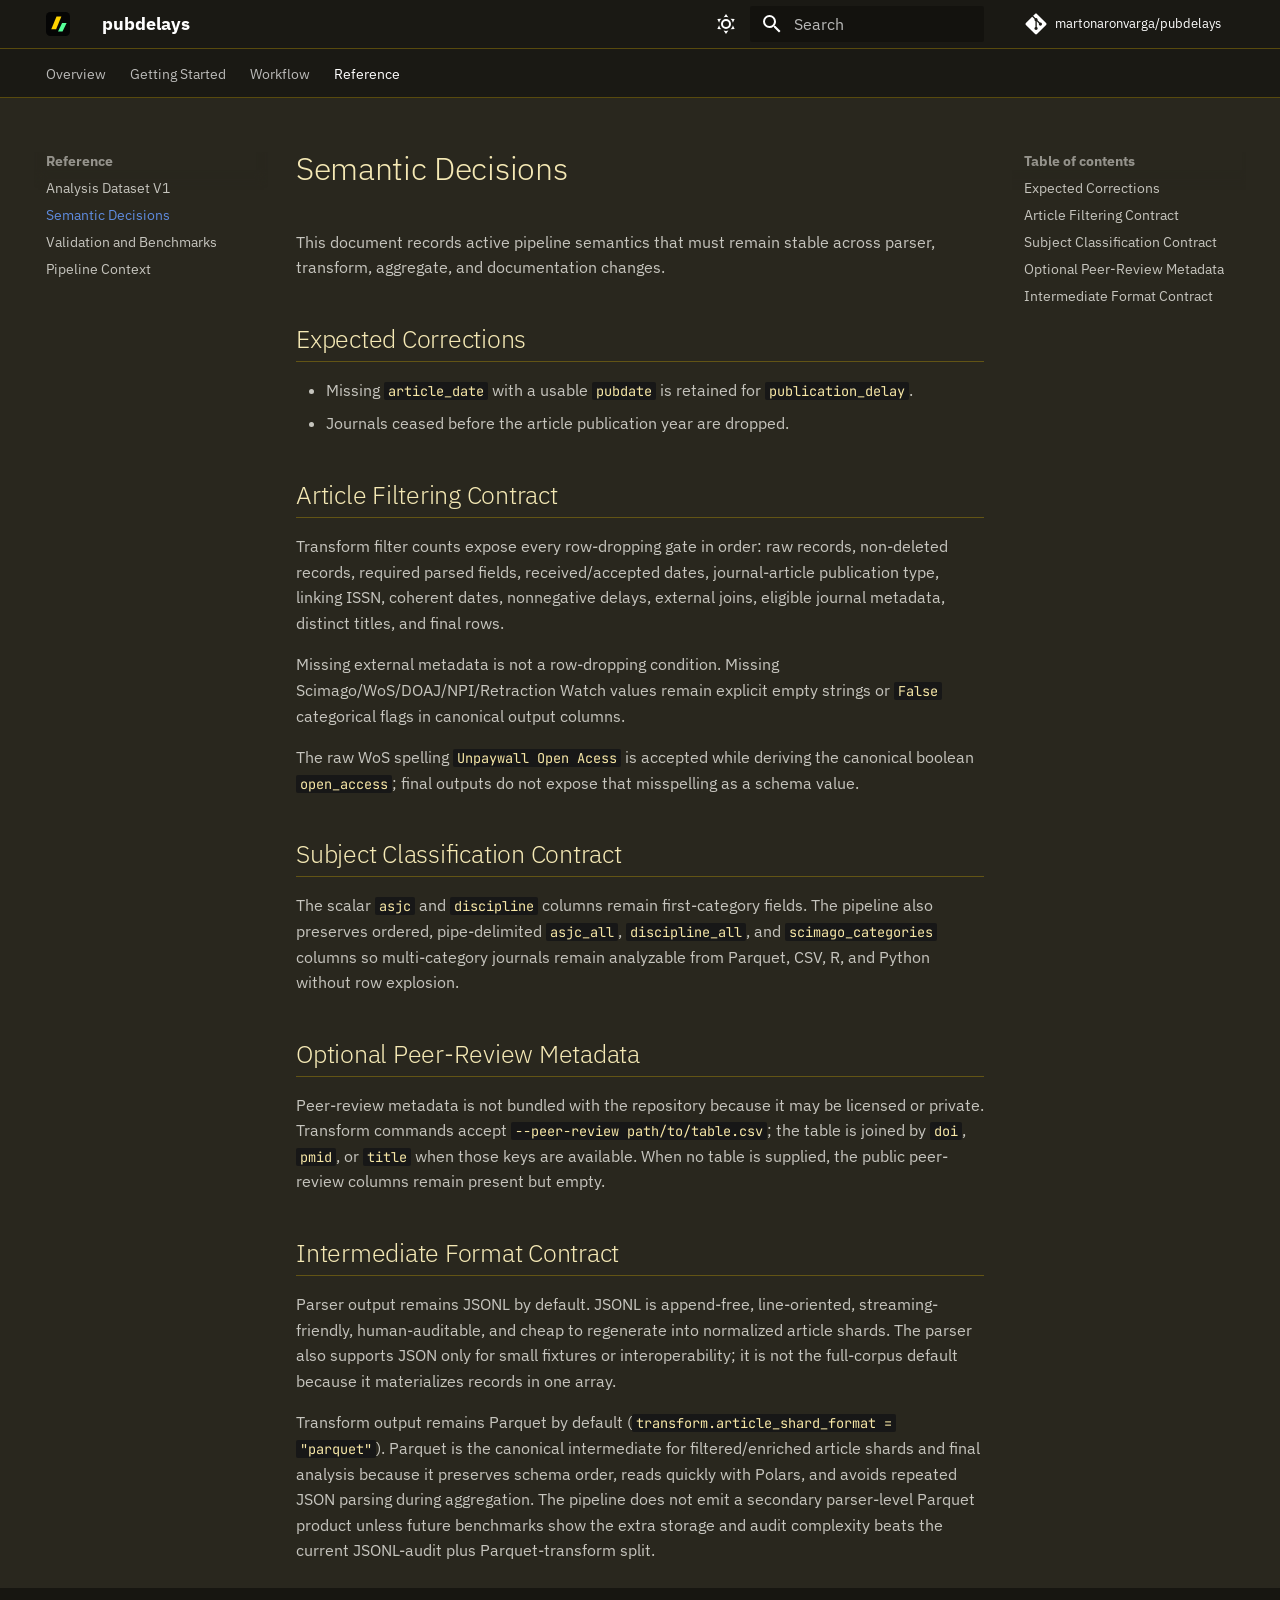
<file: SEMANTIC_DECISIONS/index.html>
<!doctype html>
<html lang="en" class="no-js">
  <head>
    
      <meta charset="utf-8">
      <meta name="viewport" content="width=device-width,initial-scale=1">
      
        <meta name="description" content="Reproducible PubMed/MEDLINE publication-delay pipeline">
      
      
      
        <link rel="canonical" href="https://martonaronvarga.github.io/pubdelays/SEMANTIC_DECISIONS/">
      
      
        <link rel="prev" href="../ANALYSIS_DATASET_V1/">
      
      
        <link rel="next" href="../VALIDATION_AND_BENCHMARKS/">
      
      
        
      
      
      <link rel="icon" href="../assets/favicon.svg">
      <meta name="generator" content="mkdocs-1.6.1, mkdocs-material-9.7.6">
    
    
      
        <title>Semantic Decisions - pubdelays</title>
      
    
    
      <link rel="stylesheet" href="../assets/stylesheets/main.484c7ddc.min.css">
      
        
        <link rel="stylesheet" href="../assets/stylesheets/palette.ab4e12ef.min.css">
      
      


    
    
      
    
    
      
        
        
        <link rel="preconnect" href="https://fonts.gstatic.com" crossorigin>
        <link rel="stylesheet" href="https://fonts.googleapis.com/css?family=IBM+Plex+Sans:300,300i,400,400i,700,700i%7CJetBrains+Mono:400,400i,700,700i&display=fallback">
        <style>:root{--md-text-font:"IBM Plex Sans";--md-code-font:"JetBrains Mono"}</style>
      
    
    
      <link rel="stylesheet" href="../stylesheets/extra.css">
    
    <script>__md_scope=new URL("..",location),__md_hash=e=>[...e].reduce(((e,_)=>(e<<5)-e+_.charCodeAt(0)),0),__md_get=(e,_=localStorage,t=__md_scope)=>JSON.parse(_.getItem(t.pathname+"."+e)),__md_set=(e,_,t=localStorage,a=__md_scope)=>{try{t.setItem(a.pathname+"."+e,JSON.stringify(_))}catch(e){}}</script>
    
      

    
    
  </head>
  
  
    
    
      
    
    
    
    
    <body dir="ltr" data-md-color-scheme="slate" data-md-color-primary="black" data-md-color-accent="amber">
  
    
    <input class="md-toggle" data-md-toggle="drawer" type="checkbox" id="__drawer" autocomplete="off">
    <input class="md-toggle" data-md-toggle="search" type="checkbox" id="__search" autocomplete="off">
    <label class="md-overlay" for="__drawer"></label>
    <div data-md-component="skip">
      
        
        <a href="#semantic-decisions" class="md-skip">
          Skip to content
        </a>
      
    </div>
    <div data-md-component="announce">
      
    </div>
    
    
      

<header class="md-header" data-md-component="header">
  <nav class="md-header__inner md-grid" aria-label="Header">
    <a href=".." title="pubdelays" class="md-header__button md-logo" aria-label="pubdelays" data-md-component="logo">
      
  <img src="../assets/logo.svg" alt="logo">

    </a>
    <label class="md-header__button md-icon" for="__drawer">
      
      <svg xmlns="http://www.w3.org/2000/svg" viewBox="0 0 24 24"><path d="M3 6h18v2H3zm0 5h18v2H3zm0 5h18v2H3z"/></svg>
    </label>
    <div class="md-header__title" data-md-component="header-title">
      <div class="md-header__ellipsis">
        <div class="md-header__topic">
          <span class="md-ellipsis">
            pubdelays
          </span>
        </div>
        <div class="md-header__topic" data-md-component="header-topic">
          <span class="md-ellipsis">
            
              Semantic Decisions
            
          </span>
        </div>
      </div>
    </div>
    
      
        <form class="md-header__option" data-md-component="palette">
  
    
    
    
    <input class="md-option" data-md-color-media="" data-md-color-scheme="slate" data-md-color-primary="black" data-md-color-accent="amber"  aria-label="Switch to light mode"  type="radio" name="__palette" id="__palette_0">
    
      <label class="md-header__button md-icon" title="Switch to light mode" for="__palette_1" hidden>
        <svg xmlns="http://www.w3.org/2000/svg" viewBox="0 0 24 24"><path d="M12 7a5 5 0 0 1 5 5 5 5 0 0 1-5 5 5 5 0 0 1-5-5 5 5 0 0 1 5-5m0 2a3 3 0 0 0-3 3 3 3 0 0 0 3 3 3 3 0 0 0 3-3 3 3 0 0 0-3-3m0-7 2.39 3.42C13.65 5.15 12.84 5 12 5s-1.65.15-2.39.42zM3.34 7l4.16-.35A7.2 7.2 0 0 0 5.94 8.5c-.44.74-.69 1.5-.83 2.29zm.02 10 1.76-3.77a7.131 7.131 0 0 0 2.38 4.14zM20.65 7l-1.77 3.79a7.02 7.02 0 0 0-2.38-4.15zm-.01 10-4.14.36c.59-.51 1.12-1.14 1.54-1.86.42-.73.69-1.5.83-2.29zM12 22l-2.41-3.44c.74.27 1.55.44 2.41.44.82 0 1.63-.17 2.37-.44z"/></svg>
      </label>
    
  
    
    
    
    <input class="md-option" data-md-color-media="" data-md-color-scheme="default" data-md-color-primary="black" data-md-color-accent="amber"  aria-label="Switch to dark mode"  type="radio" name="__palette" id="__palette_1">
    
      <label class="md-header__button md-icon" title="Switch to dark mode" for="__palette_0" hidden>
        <svg xmlns="http://www.w3.org/2000/svg" viewBox="0 0 24 24"><path d="m17.75 4.09-2.53 1.94.91 3.06-2.63-1.81-2.63 1.81.91-3.06-2.53-1.94L12.44 4l1.06-3 1.06 3zm3.5 6.91-1.64 1.25.59 1.98-1.7-1.17-1.7 1.17.59-1.98L15.75 11l2.06-.05L18.5 9l.69 1.95zm-2.28 4.95c.83-.08 1.72 1.1 1.19 1.85-.32.45-.66.87-1.08 1.27C15.17 23 8.84 23 4.94 19.07c-3.91-3.9-3.91-10.24 0-14.14.4-.4.82-.76 1.27-1.08.75-.53 1.93.36 1.85 1.19-.27 2.86.69 5.83 2.89 8.02a9.96 9.96 0 0 0 8.02 2.89m-1.64 2.02a12.08 12.08 0 0 1-7.8-3.47c-2.17-2.19-3.33-5-3.49-7.82-2.81 3.14-2.7 7.96.31 10.98 3.02 3.01 7.84 3.12 10.98.31"/></svg>
      </label>
    
  
</form>
      
    
    
      <script>var palette=__md_get("__palette");if(palette&&palette.color){if("(prefers-color-scheme)"===palette.color.media){var media=matchMedia("(prefers-color-scheme: light)"),input=document.querySelector(media.matches?"[data-md-color-media='(prefers-color-scheme: light)']":"[data-md-color-media='(prefers-color-scheme: dark)']");palette.color.media=input.getAttribute("data-md-color-media"),palette.color.scheme=input.getAttribute("data-md-color-scheme"),palette.color.primary=input.getAttribute("data-md-color-primary"),palette.color.accent=input.getAttribute("data-md-color-accent")}for(var[key,value]of Object.entries(palette.color))document.body.setAttribute("data-md-color-"+key,value)}</script>
    
    
    
      
      
        <label class="md-header__button md-icon" for="__search">
          
          <svg xmlns="http://www.w3.org/2000/svg" viewBox="0 0 24 24"><path d="M9.5 3A6.5 6.5 0 0 1 16 9.5c0 1.61-.59 3.09-1.56 4.23l.27.27h.79l5 5-1.5 1.5-5-5v-.79l-.27-.27A6.52 6.52 0 0 1 9.5 16 6.5 6.5 0 0 1 3 9.5 6.5 6.5 0 0 1 9.5 3m0 2C7 5 5 7 5 9.5S7 14 9.5 14 14 12 14 9.5 12 5 9.5 5"/></svg>
        </label>
        <div class="md-search" data-md-component="search" role="dialog">
  <label class="md-search__overlay" for="__search"></label>
  <div class="md-search__inner" role="search">
    <form class="md-search__form" name="search">
      <input type="text" class="md-search__input" name="query" aria-label="Search" placeholder="Search" autocapitalize="off" autocorrect="off" autocomplete="off" spellcheck="false" data-md-component="search-query" required>
      <label class="md-search__icon md-icon" for="__search">
        
        <svg xmlns="http://www.w3.org/2000/svg" viewBox="0 0 24 24"><path d="M9.5 3A6.5 6.5 0 0 1 16 9.5c0 1.61-.59 3.09-1.56 4.23l.27.27h.79l5 5-1.5 1.5-5-5v-.79l-.27-.27A6.52 6.52 0 0 1 9.5 16 6.5 6.5 0 0 1 3 9.5 6.5 6.5 0 0 1 9.5 3m0 2C7 5 5 7 5 9.5S7 14 9.5 14 14 12 14 9.5 12 5 9.5 5"/></svg>
        
        <svg xmlns="http://www.w3.org/2000/svg" viewBox="0 0 24 24"><path d="M20 11v2H8l5.5 5.5-1.42 1.42L4.16 12l7.92-7.92L13.5 5.5 8 11z"/></svg>
      </label>
      <nav class="md-search__options" aria-label="Search">
        
        <button type="reset" class="md-search__icon md-icon" title="Clear" aria-label="Clear" tabindex="-1">
          
          <svg xmlns="http://www.w3.org/2000/svg" viewBox="0 0 24 24"><path d="M19 6.41 17.59 5 12 10.59 6.41 5 5 6.41 10.59 12 5 17.59 6.41 19 12 13.41 17.59 19 19 17.59 13.41 12z"/></svg>
        </button>
      </nav>
      
        <div class="md-search__suggest" data-md-component="search-suggest"></div>
      
    </form>
    <div class="md-search__output">
      <div class="md-search__scrollwrap" tabindex="0" data-md-scrollfix>
        <div class="md-search-result" data-md-component="search-result">
          <div class="md-search-result__meta">
            Initializing search
          </div>
          <ol class="md-search-result__list" role="presentation"></ol>
        </div>
      </div>
    </div>
  </div>
</div>
      
    
    
      <div class="md-header__source">
        <a href="https://github.com/martonaronvarga/pubdelays" title="Go to repository" class="md-source" data-md-component="source">
  <div class="md-source__icon md-icon">
    
    <svg xmlns="http://www.w3.org/2000/svg" viewBox="0 0 448 512"><!--! Font Awesome Free 7.1.0 by @fontawesome - https://fontawesome.com License - https://fontawesome.com/license/free (Icons: CC BY 4.0, Fonts: SIL OFL 1.1, Code: MIT License) Copyright 2025 Fonticons, Inc.--><path d="M439.6 236.1 244 40.5c-5.4-5.5-12.8-8.5-20.4-8.5s-15 3-20.4 8.4L162.5 81l51.5 51.5c27.1-9.1 52.7 16.8 43.4 43.7l49.7 49.7c34.2-11.8 61.2 31 35.5 56.7-26.5 26.5-70.2-2.9-56-37.3L240.3 199v121.9c25.3 12.5 22.3 41.8 9.1 55-6.4 6.4-15.2 10.1-24.3 10.1s-17.8-3.6-24.3-10.1c-17.6-17.6-11.1-46.9 11.2-56v-123c-20.8-8.5-24.6-30.7-18.6-45L142.6 101 8.5 235.1C3 240.6 0 247.9 0 255.5s3 15 8.5 20.4l195.6 195.7c5.4 5.4 12.7 8.4 20.4 8.4s15-3 20.4-8.4l194.7-194.7c5.4-5.4 8.4-12.8 8.4-20.4s-3-15-8.4-20.4"/></svg>
  </div>
  <div class="md-source__repository">
    martonaronvarga/pubdelays
  </div>
</a>
      </div>
    
  </nav>
  
</header>
    
    <div class="md-container" data-md-component="container">
      
      
        
          
            
<nav class="md-tabs" aria-label="Tabs" data-md-component="tabs">
  <div class="md-grid">
    <ul class="md-tabs__list">
      
        
  
  
  
  
    <li class="md-tabs__item">
      <a href=".." class="md-tabs__link">
        
  
  
    
  
  Overview

      </a>
    </li>
  

      
        
  
  
  
  
    <li class="md-tabs__item">
      <a href="../getting-started/" class="md-tabs__link">
        
  
  
    
  
  Getting Started

      </a>
    </li>
  

      
        
  
  
  
  
    
    
      <li class="md-tabs__item">
        <a href="../function-flow/" class="md-tabs__link">
          
  
  
  Workflow

        </a>
      </li>
    
  

      
        
  
  
  
    
  
  
    
    
      <li class="md-tabs__item md-tabs__item--active">
        <a href="../ANALYSIS_DATASET_V1/" class="md-tabs__link">
          
  
  
  Reference

        </a>
      </li>
    
  

      
    </ul>
  </div>
</nav>
          
        
      
      <main class="md-main" data-md-component="main">
        <div class="md-main__inner md-grid">
          
            
              
              <div class="md-sidebar md-sidebar--primary" data-md-component="sidebar" data-md-type="navigation" >
                <div class="md-sidebar__scrollwrap">
                  <div class="md-sidebar__inner">
                    


  


<nav class="md-nav md-nav--primary md-nav--lifted" aria-label="Navigation" data-md-level="0">
  <label class="md-nav__title" for="__drawer">
    <a href=".." title="pubdelays" class="md-nav__button md-logo" aria-label="pubdelays" data-md-component="logo">
      
  <img src="../assets/logo.svg" alt="logo">

    </a>
    pubdelays
  </label>
  
    <div class="md-nav__source">
      <a href="https://github.com/martonaronvarga/pubdelays" title="Go to repository" class="md-source" data-md-component="source">
  <div class="md-source__icon md-icon">
    
    <svg xmlns="http://www.w3.org/2000/svg" viewBox="0 0 448 512"><!--! Font Awesome Free 7.1.0 by @fontawesome - https://fontawesome.com License - https://fontawesome.com/license/free (Icons: CC BY 4.0, Fonts: SIL OFL 1.1, Code: MIT License) Copyright 2025 Fonticons, Inc.--><path d="M439.6 236.1 244 40.5c-5.4-5.5-12.8-8.5-20.4-8.5s-15 3-20.4 8.4L162.5 81l51.5 51.5c27.1-9.1 52.7 16.8 43.4 43.7l49.7 49.7c34.2-11.8 61.2 31 35.5 56.7-26.5 26.5-70.2-2.9-56-37.3L240.3 199v121.9c25.3 12.5 22.3 41.8 9.1 55-6.4 6.4-15.2 10.1-24.3 10.1s-17.8-3.6-24.3-10.1c-17.6-17.6-11.1-46.9 11.2-56v-123c-20.8-8.5-24.6-30.7-18.6-45L142.6 101 8.5 235.1C3 240.6 0 247.9 0 255.5s3 15 8.5 20.4l195.6 195.7c5.4 5.4 12.7 8.4 20.4 8.4s15-3 20.4-8.4l194.7-194.7c5.4-5.4 8.4-12.8 8.4-20.4s-3-15-8.4-20.4"/></svg>
  </div>
  <div class="md-source__repository">
    martonaronvarga/pubdelays
  </div>
</a>
    </div>
  
  <ul class="md-nav__list" data-md-scrollfix>
    
      
      
  
  
  
  
    <li class="md-nav__item">
      <a href=".." class="md-nav__link">
        
  
  
  <span class="md-ellipsis">
    
  
    Overview
  

    
  </span>
  
  

      </a>
    </li>
  

    
      
      
  
  
  
  
    <li class="md-nav__item">
      <a href="../getting-started/" class="md-nav__link">
        
  
  
  <span class="md-ellipsis">
    
  
    Getting Started
  

    
  </span>
  
  

      </a>
    </li>
  

    
      
      
  
  
  
  
    
    
    
    
      
      
        
      
    
    
    <li class="md-nav__item md-nav__item--nested">
      
        
        
        <input class="md-nav__toggle md-toggle " type="checkbox" id="__nav_3" >
        
          
          <label class="md-nav__link" for="__nav_3" id="__nav_3_label" tabindex="0">
            
  
  
  <span class="md-ellipsis">
    
  
    Workflow
  

    
  </span>
  
  

            <span class="md-nav__icon md-icon"></span>
          </label>
        
        <nav class="md-nav" data-md-level="1" aria-labelledby="__nav_3_label" aria-expanded="false">
          <label class="md-nav__title" for="__nav_3">
            <span class="md-nav__icon md-icon"></span>
            
  
    Workflow
  

          </label>
          <ul class="md-nav__list" data-md-scrollfix>
            
              
                
  
  
  
  
    <li class="md-nav__item">
      <a href="../function-flow/" class="md-nav__link">
        
  
  
  <span class="md-ellipsis">
    
  
    Function Flow
  

    
  </span>
  
  

      </a>
    </li>
  

              
            
              
                
  
  
  
  
    <li class="md-nav__item">
      <a href="../data-layout/" class="md-nav__link">
        
  
  
  <span class="md-ellipsis">
    
  
    Data Layout
  

    
  </span>
  
  

      </a>
    </li>
  

              
            
              
                
  
  
  
  
    <li class="md-nav__item">
      <a href="../cli/" class="md-nav__link">
        
  
  
  <span class="md-ellipsis">
    
  
    CLI Reference
  

    
  </span>
  
  

      </a>
    </li>
  

              
            
              
                
  
  
  
  
    <li class="md-nav__item">
      <a href="../STAGE_CONTRACTS/" class="md-nav__link">
        
  
  
  <span class="md-ellipsis">
    
  
    Stage Contracts
  

    
  </span>
  
  

      </a>
    </li>
  

              
            
              
                
  
  
  
  
    <li class="md-nav__item">
      <a href="../hpc-slurm/" class="md-nav__link">
        
  
  
  <span class="md-ellipsis">
    
  
    HPC and SLURM
  

    
  </span>
  
  

      </a>
    </li>
  

              
            
          </ul>
        </nav>
      
    </li>
  

    
      
      
  
  
    
  
  
  
    
    
    
    
      
        
        
      
      
        
      
    
    
    <li class="md-nav__item md-nav__item--active md-nav__item--section md-nav__item--nested">
      
        
        
        <input class="md-nav__toggle md-toggle " type="checkbox" id="__nav_4" checked>
        
          
          <label class="md-nav__link" for="__nav_4" id="__nav_4_label" tabindex="">
            
  
  
  <span class="md-ellipsis">
    
  
    Reference
  

    
  </span>
  
  

            <span class="md-nav__icon md-icon"></span>
          </label>
        
        <nav class="md-nav" data-md-level="1" aria-labelledby="__nav_4_label" aria-expanded="true">
          <label class="md-nav__title" for="__nav_4">
            <span class="md-nav__icon md-icon"></span>
            
  
    Reference
  

          </label>
          <ul class="md-nav__list" data-md-scrollfix>
            
              
                
  
  
  
  
    <li class="md-nav__item">
      <a href="../ANALYSIS_DATASET_V1/" class="md-nav__link">
        
  
  
  <span class="md-ellipsis">
    
  
    Analysis Dataset V1
  

    
  </span>
  
  

      </a>
    </li>
  

              
            
              
                
  
  
    
  
  
  
    <li class="md-nav__item md-nav__item--active">
      
      <input class="md-nav__toggle md-toggle" type="checkbox" id="__toc">
      
      
        
      
      
        <label class="md-nav__link md-nav__link--active" for="__toc">
          
  
  
  <span class="md-ellipsis">
    
  
    Semantic Decisions
  

    
  </span>
  
  

          <span class="md-nav__icon md-icon"></span>
        </label>
      
      <a href="./" class="md-nav__link md-nav__link--active">
        
  
  
  <span class="md-ellipsis">
    
  
    Semantic Decisions
  

    
  </span>
  
  

      </a>
      
        

<nav class="md-nav md-nav--secondary" aria-label="Table of contents">
  
  
  
    
  
  
    <label class="md-nav__title" for="__toc">
      <span class="md-nav__icon md-icon"></span>
      Table of contents
    </label>
    <ul class="md-nav__list" data-md-component="toc" data-md-scrollfix>
      
        <li class="md-nav__item">
  <a href="#expected-corrections" class="md-nav__link">
    <span class="md-ellipsis">
      
        Expected Corrections
      
    </span>
  </a>
  
</li>
      
        <li class="md-nav__item">
  <a href="#article-filtering-contract" class="md-nav__link">
    <span class="md-ellipsis">
      
        Article Filtering Contract
      
    </span>
  </a>
  
</li>
      
        <li class="md-nav__item">
  <a href="#subject-classification-contract" class="md-nav__link">
    <span class="md-ellipsis">
      
        Subject Classification Contract
      
    </span>
  </a>
  
</li>
      
        <li class="md-nav__item">
  <a href="#optional-peer-review-metadata" class="md-nav__link">
    <span class="md-ellipsis">
      
        Optional Peer-Review Metadata
      
    </span>
  </a>
  
</li>
      
        <li class="md-nav__item">
  <a href="#intermediate-format-contract" class="md-nav__link">
    <span class="md-ellipsis">
      
        Intermediate Format Contract
      
    </span>
  </a>
  
</li>
      
    </ul>
  
</nav>
      
    </li>
  

              
            
              
                
  
  
  
  
    <li class="md-nav__item">
      <a href="../VALIDATION_AND_BENCHMARKS/" class="md-nav__link">
        
  
  
  <span class="md-ellipsis">
    
  
    Validation and Benchmarks
  

    
  </span>
  
  

      </a>
    </li>
  

              
            
              
                
  
  
  
  
    <li class="md-nav__item">
      <a href="../PIPELINE_CONTEXT/" class="md-nav__link">
        
  
  
  <span class="md-ellipsis">
    
  
    Pipeline Context
  

    
  </span>
  
  

      </a>
    </li>
  

              
            
          </ul>
        </nav>
      
    </li>
  

    
  </ul>
</nav>
                  </div>
                </div>
              </div>
            
            
              
              <div class="md-sidebar md-sidebar--secondary" data-md-component="sidebar" data-md-type="toc" >
                <div class="md-sidebar__scrollwrap">
                  <div class="md-sidebar__inner">
                    

<nav class="md-nav md-nav--secondary" aria-label="Table of contents">
  
  
  
    
  
  
    <label class="md-nav__title" for="__toc">
      <span class="md-nav__icon md-icon"></span>
      Table of contents
    </label>
    <ul class="md-nav__list" data-md-component="toc" data-md-scrollfix>
      
        <li class="md-nav__item">
  <a href="#expected-corrections" class="md-nav__link">
    <span class="md-ellipsis">
      
        Expected Corrections
      
    </span>
  </a>
  
</li>
      
        <li class="md-nav__item">
  <a href="#article-filtering-contract" class="md-nav__link">
    <span class="md-ellipsis">
      
        Article Filtering Contract
      
    </span>
  </a>
  
</li>
      
        <li class="md-nav__item">
  <a href="#subject-classification-contract" class="md-nav__link">
    <span class="md-ellipsis">
      
        Subject Classification Contract
      
    </span>
  </a>
  
</li>
      
        <li class="md-nav__item">
  <a href="#optional-peer-review-metadata" class="md-nav__link">
    <span class="md-ellipsis">
      
        Optional Peer-Review Metadata
      
    </span>
  </a>
  
</li>
      
        <li class="md-nav__item">
  <a href="#intermediate-format-contract" class="md-nav__link">
    <span class="md-ellipsis">
      
        Intermediate Format Contract
      
    </span>
  </a>
  
</li>
      
    </ul>
  
</nav>
                  </div>
                </div>
              </div>
            
          
          
            <div class="md-content" data-md-component="content">
              
              <article class="md-content__inner md-typeset">
                
                  


  
  


<h1 id="semantic-decisions">Semantic Decisions<a class="headerlink" href="#semantic-decisions" title="Permanent link">&para;</a></h1>
<p>This document records active pipeline semantics that must remain stable across parser, transform, aggregate, and documentation changes.</p>
<h2 id="expected-corrections">Expected Corrections<a class="headerlink" href="#expected-corrections" title="Permanent link">&para;</a></h2>
<ul>
<li>Missing <code>article_date</code> with a usable <code>pubdate</code> is retained for <code>publication_delay</code>.</li>
<li>Journals ceased before the article publication year are dropped.</li>
</ul>
<h2 id="article-filtering-contract">Article Filtering Contract<a class="headerlink" href="#article-filtering-contract" title="Permanent link">&para;</a></h2>
<p>Transform filter counts expose every row-dropping gate in order: raw records, non-deleted records, required parsed fields, received/accepted dates, journal-article publication type, linking ISSN, coherent dates, nonnegative delays, external joins, eligible journal metadata, distinct titles, and final rows.</p>
<p>Missing external metadata is not a row-dropping condition. Missing Scimago/WoS/DOAJ/NPI/Retraction Watch values remain explicit empty strings or <code>False</code> categorical flags in canonical output columns.</p>
<p>The raw WoS spelling <code>Unpaywall Open Acess</code> is accepted while deriving the canonical boolean <code>open_access</code>; final outputs do not expose that misspelling as a schema value.</p>
<h2 id="subject-classification-contract">Subject Classification Contract<a class="headerlink" href="#subject-classification-contract" title="Permanent link">&para;</a></h2>
<p>The scalar <code>asjc</code> and <code>discipline</code> columns remain first-category fields. The pipeline also preserves ordered, pipe-delimited <code>asjc_all</code>, <code>discipline_all</code>, and <code>scimago_categories</code> columns so multi-category journals remain analyzable from Parquet, CSV, R, and Python without row explosion.</p>
<h2 id="optional-peer-review-metadata">Optional Peer-Review Metadata<a class="headerlink" href="#optional-peer-review-metadata" title="Permanent link">&para;</a></h2>
<p>Peer-review metadata is not bundled with the repository because it may be licensed or private. Transform commands accept <code>--peer-review path/to/table.csv</code>; the table is joined by <code>doi</code>, <code>pmid</code>, or <code>title</code> when those keys are available. When no table is supplied, the public peer-review columns remain present but empty.</p>
<h2 id="intermediate-format-contract">Intermediate Format Contract<a class="headerlink" href="#intermediate-format-contract" title="Permanent link">&para;</a></h2>
<p>Parser output remains JSONL by default. JSONL is append-free, line-oriented, streaming-friendly, human-auditable, and cheap to regenerate into normalized article shards. The parser also supports JSON only for small fixtures or interoperability; it is not the full-corpus default because it materializes records in one array.</p>
<p>Transform output remains Parquet by default (<code>transform.article_shard_format = "parquet"</code>). Parquet is the canonical intermediate for filtered/enriched article shards and final analysis because it preserves schema order, reads quickly with Polars, and avoids repeated JSON parsing during aggregation. The pipeline does not emit a secondary parser-level Parquet product unless future benchmarks show the extra storage and audit complexity beats the current JSONL-audit plus Parquet-transform split.</p>












                
              </article>
            </div>
          
          
<script>var target=document.getElementById(location.hash.slice(1));target&&target.name&&(target.checked=target.name.startsWith("__tabbed_"))</script>
        </div>
        
          <button type="button" class="md-top md-icon" data-md-component="top" hidden>
  
  <svg xmlns="http://www.w3.org/2000/svg" viewBox="0 0 24 24"><path d="M13 20h-2V8l-5.5 5.5-1.42-1.42L12 4.16l7.92 7.92-1.42 1.42L13 8z"/></svg>
  Back to top
</button>
        
      </main>
      
        <footer class="md-footer">
  
  <div class="md-footer-meta md-typeset">
    <div class="md-footer-meta__inner md-grid">
      <div class="md-copyright">
  
  
    Made with
    <a href="https://squidfunk.github.io/mkdocs-material/" target="_blank" rel="noopener">
      Material for MkDocs
    </a>
  
</div>
      
    </div>
  </div>
</footer>
      
    </div>
    <div class="md-dialog" data-md-component="dialog">
      <div class="md-dialog__inner md-typeset"></div>
    </div>
    
      <div class="md-progress" data-md-component="progress" role="progressbar"></div>
    
    
    
      
      
      <script id="__config" type="application/json">{"annotate": null, "base": "..", "features": ["navigation.instant", "navigation.instant.progress", "navigation.tracking", "navigation.tabs", "navigation.sections", "navigation.top", "search.highlight", "search.suggest", "content.code.copy"], "search": "../assets/javascripts/workers/search.2c215733.min.js", "tags": null, "translations": {"clipboard.copied": "Copied to clipboard", "clipboard.copy": "Copy to clipboard", "search.result.more.one": "1 more on this page", "search.result.more.other": "# more on this page", "search.result.none": "No matching documents", "search.result.one": "1 matching document", "search.result.other": "# matching documents", "search.result.placeholder": "Type to start searching", "search.result.term.missing": "Missing", "select.version": "Select version"}, "version": null}</script>
    
    
      <script src="../assets/javascripts/bundle.79ae519e.min.js"></script>
      
    
  </body>
</html>
</file>
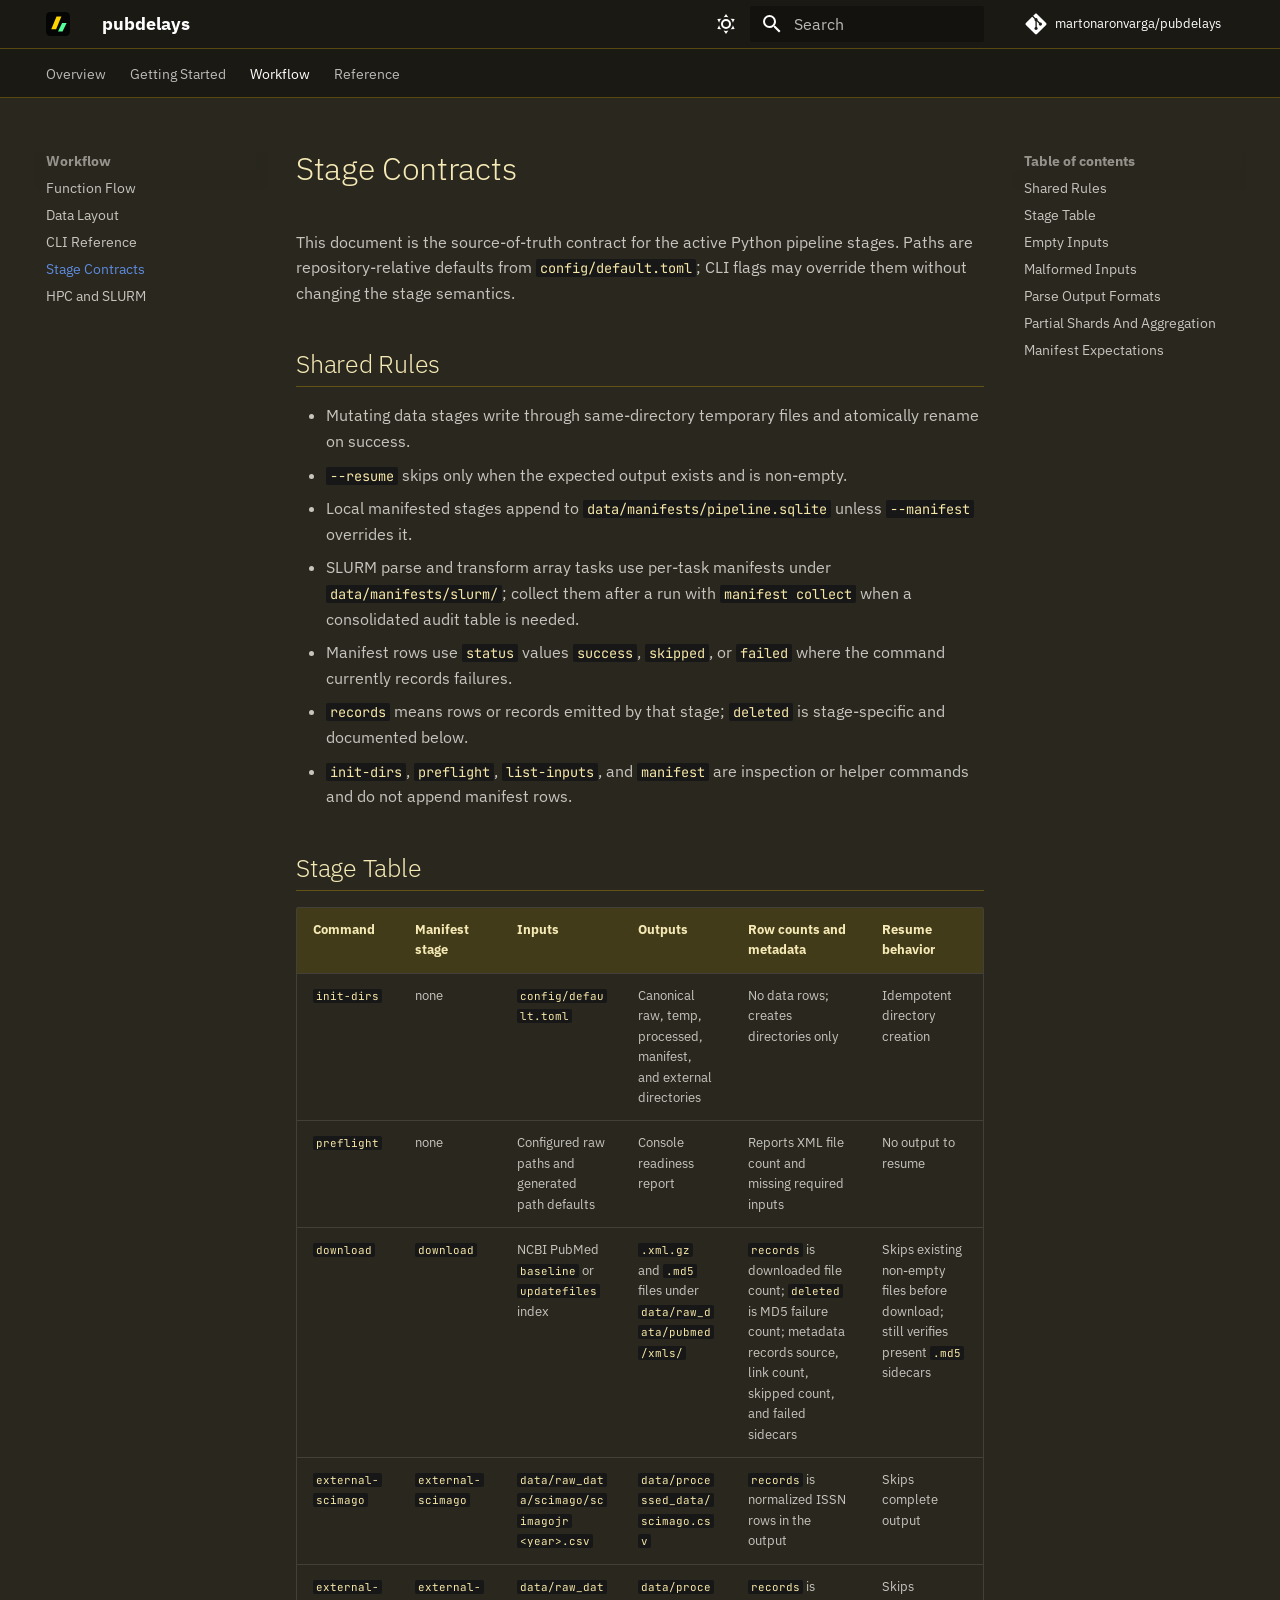
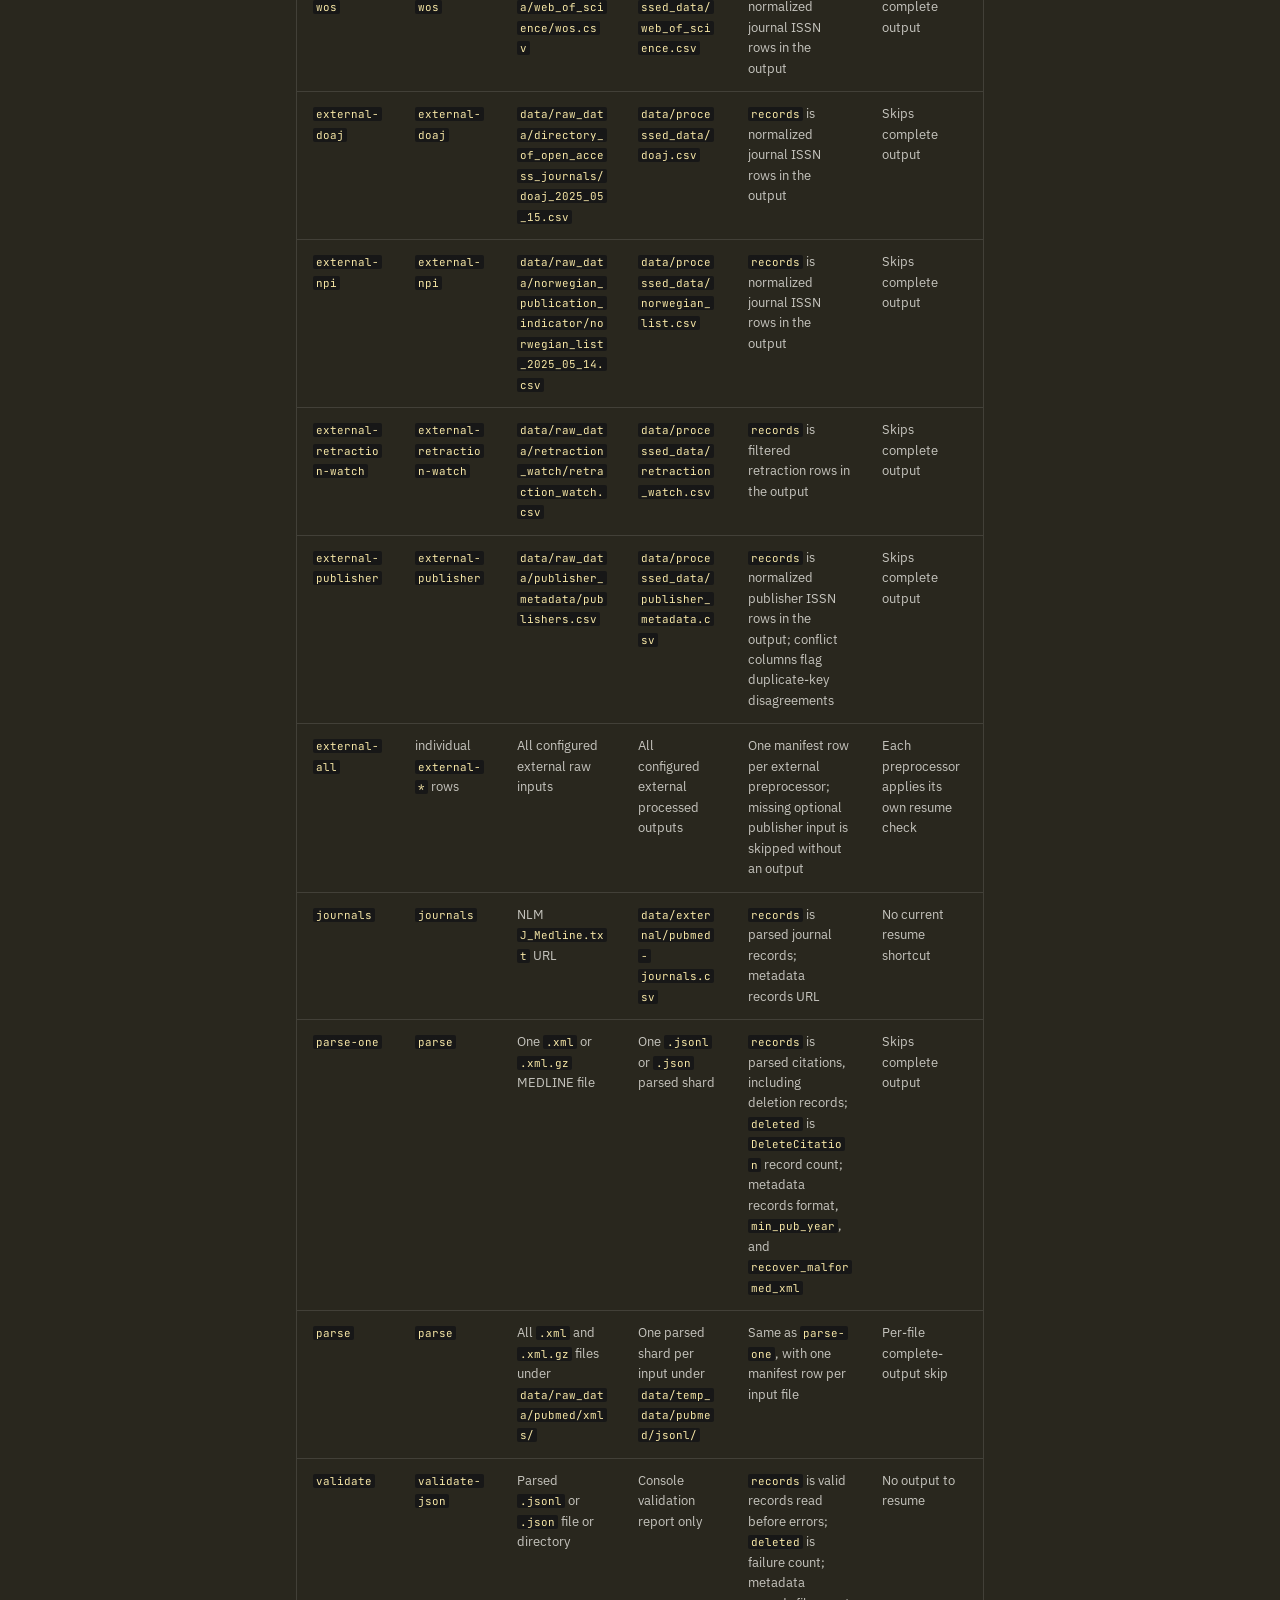
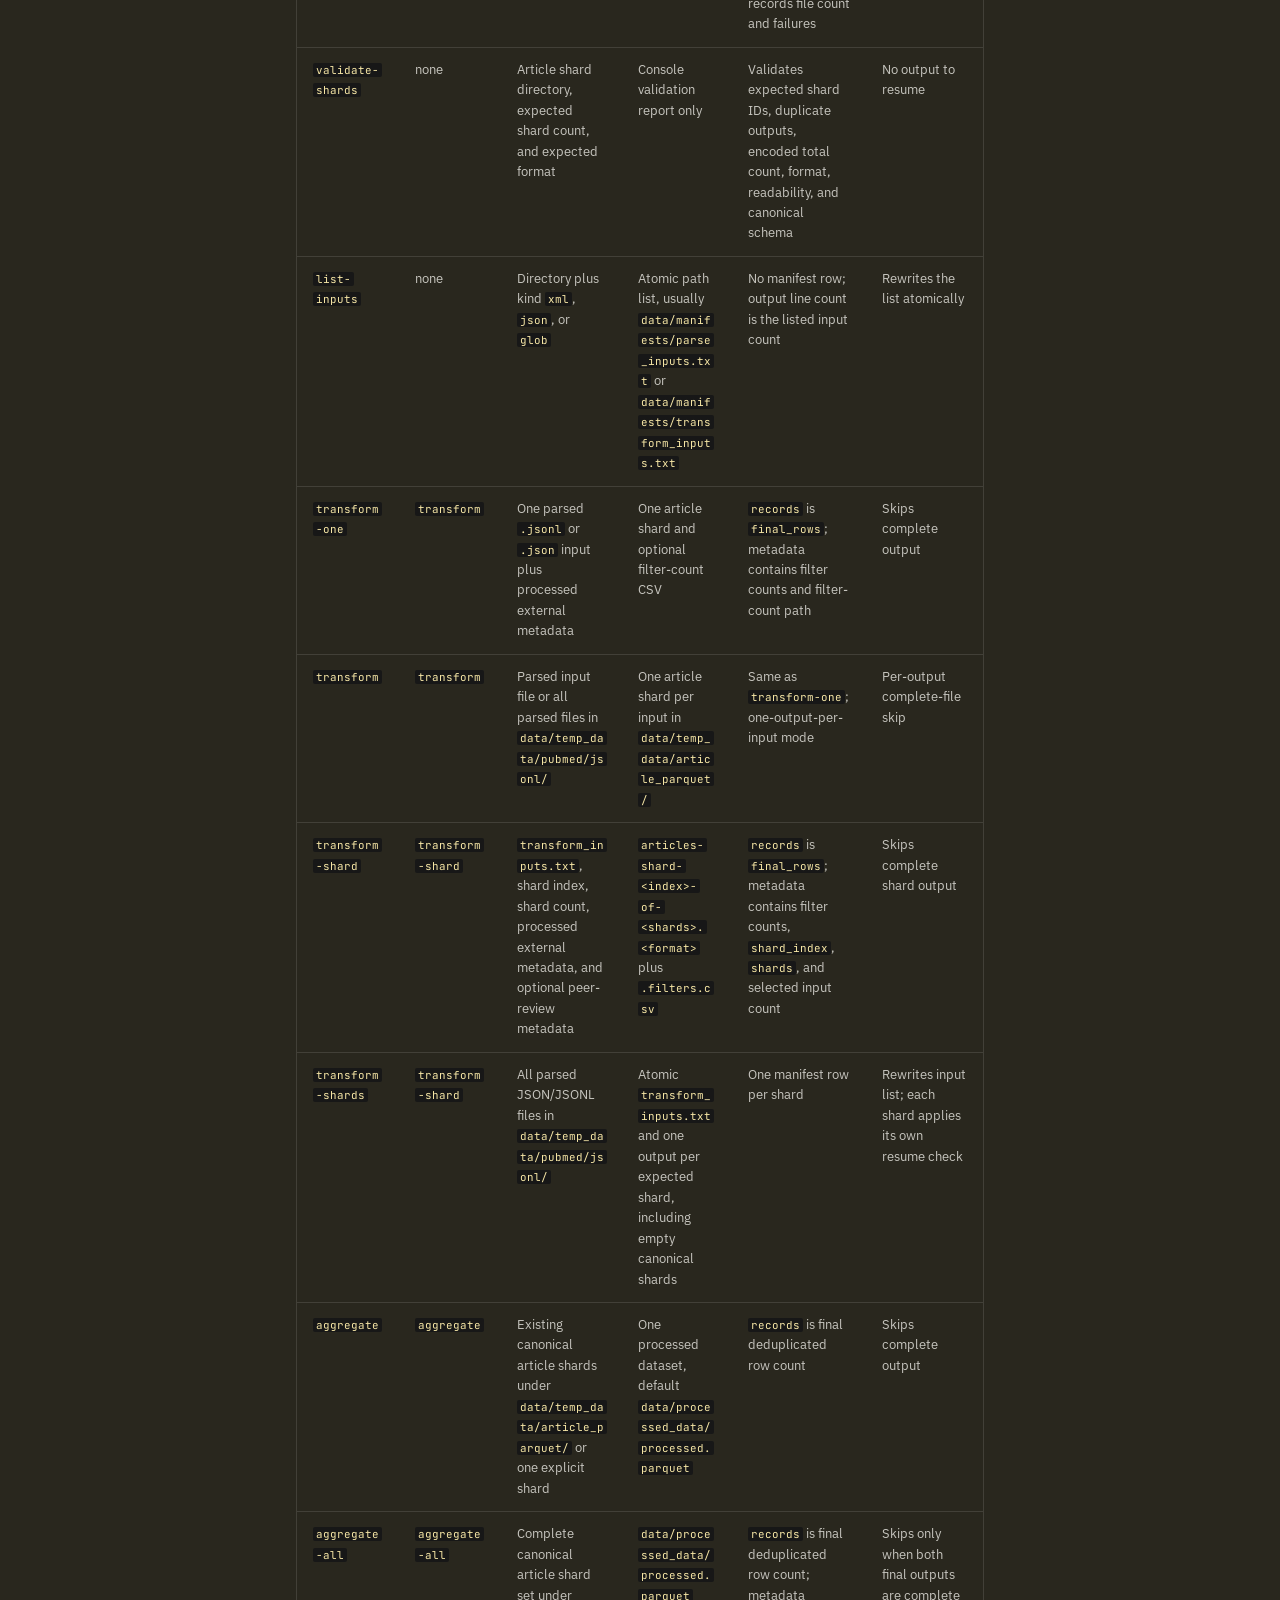
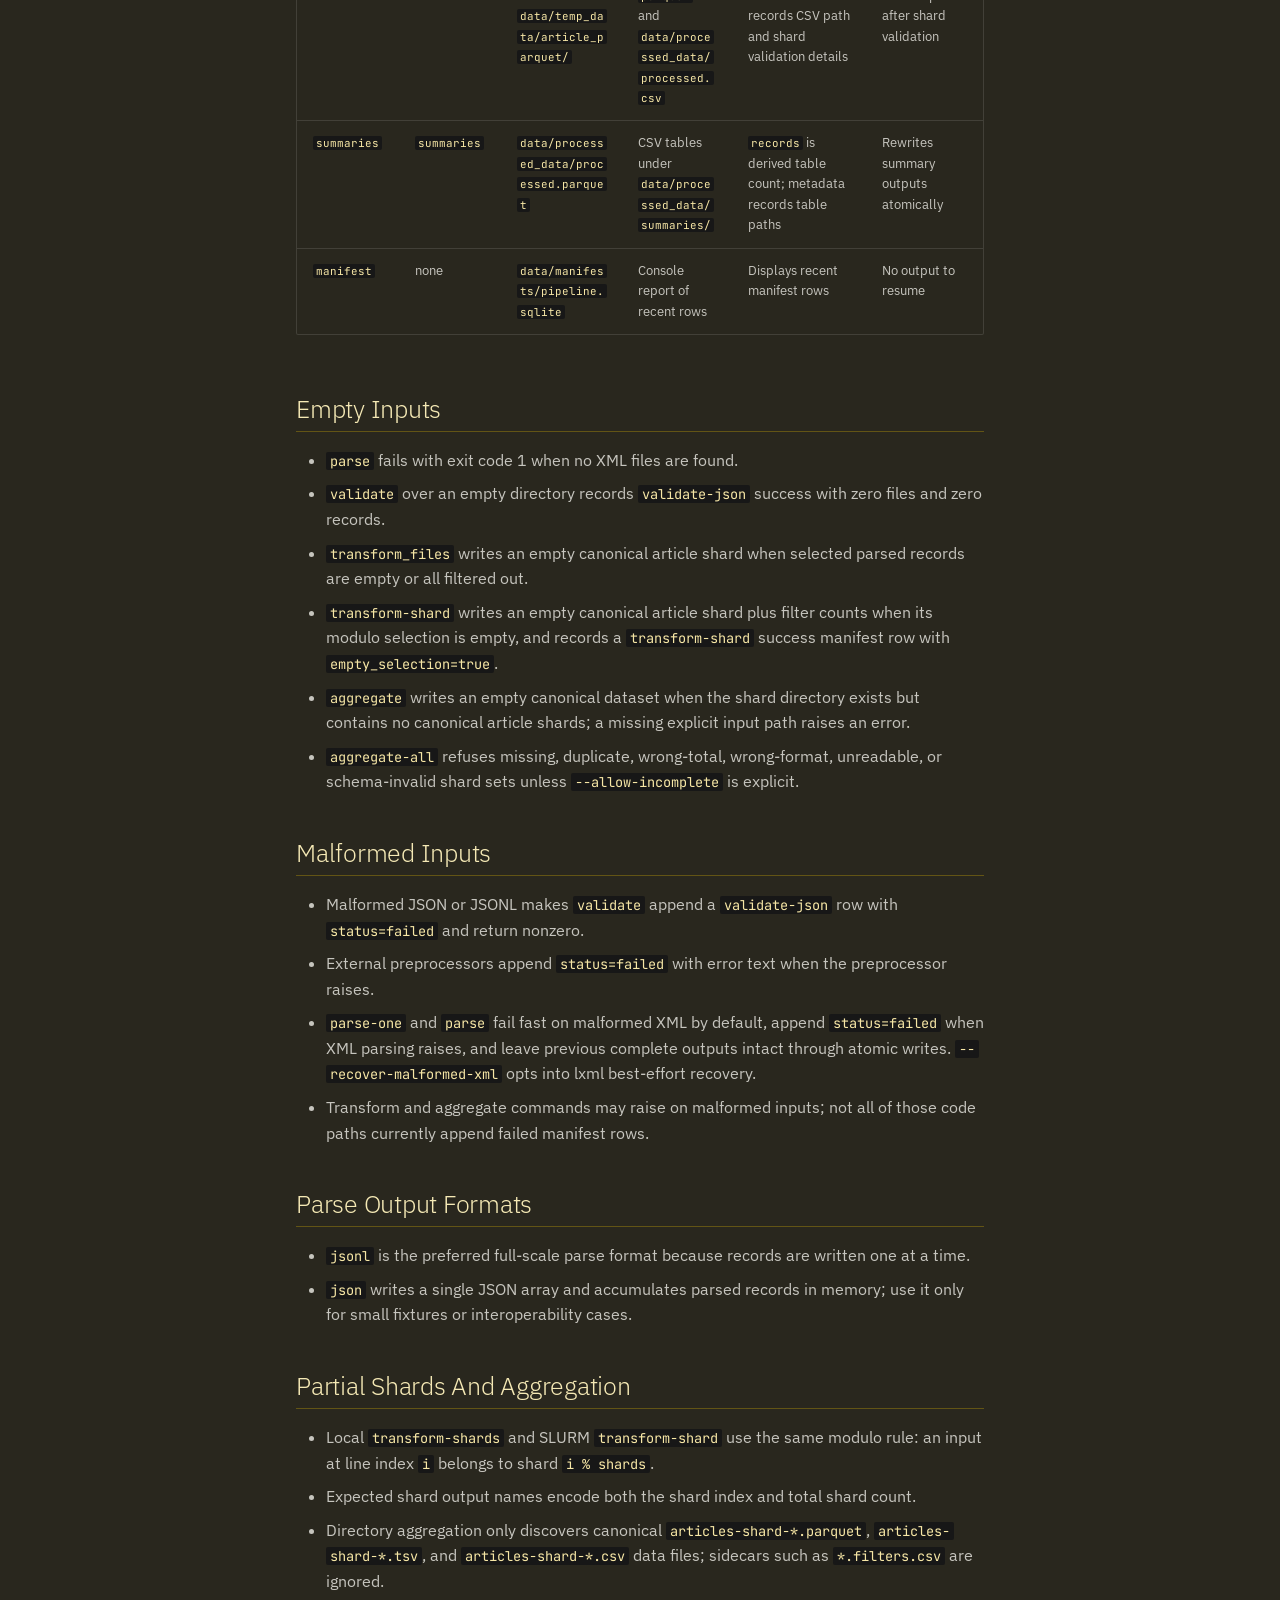
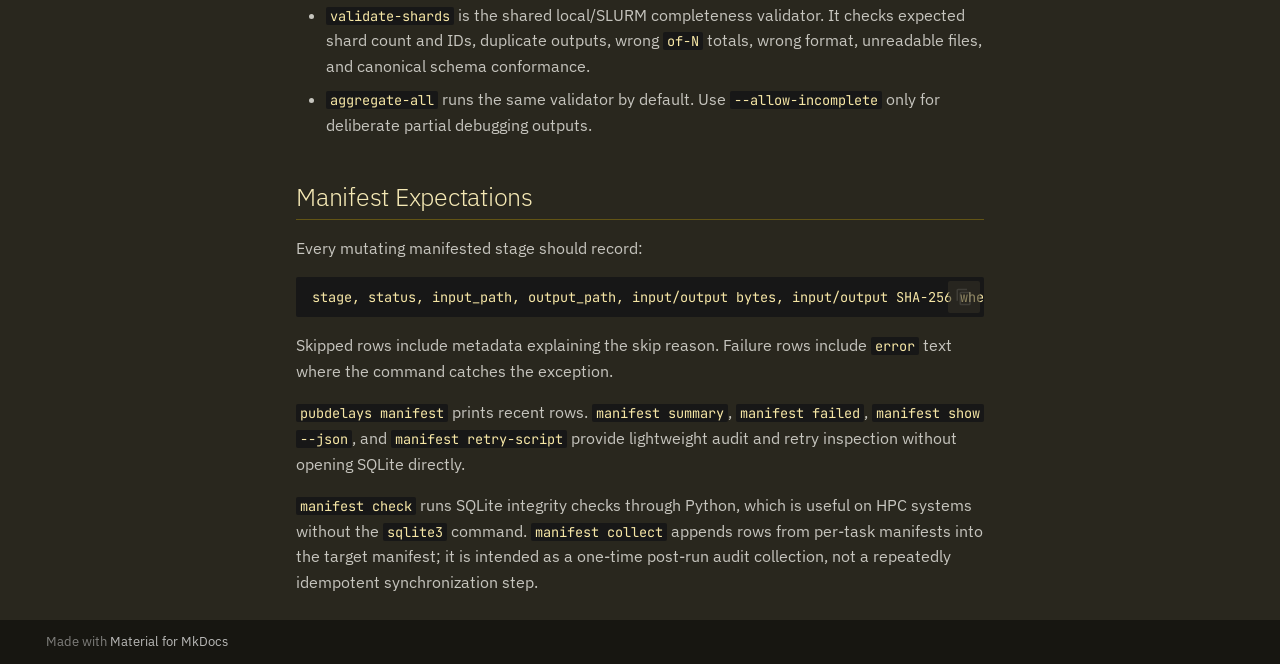
<file: STAGE_CONTRACTS/index.html>
<!doctype html>
<html lang="en" class="no-js">
  <head>
    
      <meta charset="utf-8">
      <meta name="viewport" content="width=device-width,initial-scale=1">
      
        <meta name="description" content="Reproducible PubMed/MEDLINE publication-delay pipeline">
      
      
      
        <link rel="canonical" href="https://martonaronvarga.github.io/pubdelays/STAGE_CONTRACTS/">
      
      
        <link rel="prev" href="../cli/">
      
      
        <link rel="next" href="../hpc-slurm/">
      
      
        
      
      
      <link rel="icon" href="../assets/favicon.svg">
      <meta name="generator" content="mkdocs-1.6.1, mkdocs-material-9.7.6">
    
    
      
        <title>Stage Contracts - pubdelays</title>
      
    
    
      <link rel="stylesheet" href="../assets/stylesheets/main.484c7ddc.min.css">
      
        
        <link rel="stylesheet" href="../assets/stylesheets/palette.ab4e12ef.min.css">
      
      


    
    
      
    
    
      
        
        
        <link rel="preconnect" href="https://fonts.gstatic.com" crossorigin>
        <link rel="stylesheet" href="https://fonts.googleapis.com/css?family=IBM+Plex+Sans:300,300i,400,400i,700,700i%7CJetBrains+Mono:400,400i,700,700i&display=fallback">
        <style>:root{--md-text-font:"IBM Plex Sans";--md-code-font:"JetBrains Mono"}</style>
      
    
    
      <link rel="stylesheet" href="../stylesheets/extra.css">
    
    <script>__md_scope=new URL("..",location),__md_hash=e=>[...e].reduce(((e,_)=>(e<<5)-e+_.charCodeAt(0)),0),__md_get=(e,_=localStorage,t=__md_scope)=>JSON.parse(_.getItem(t.pathname+"."+e)),__md_set=(e,_,t=localStorage,a=__md_scope)=>{try{t.setItem(a.pathname+"."+e,JSON.stringify(_))}catch(e){}}</script>
    
      

    
    
  </head>
  
  
    
    
      
    
    
    
    
    <body dir="ltr" data-md-color-scheme="slate" data-md-color-primary="black" data-md-color-accent="amber">
  
    
    <input class="md-toggle" data-md-toggle="drawer" type="checkbox" id="__drawer" autocomplete="off">
    <input class="md-toggle" data-md-toggle="search" type="checkbox" id="__search" autocomplete="off">
    <label class="md-overlay" for="__drawer"></label>
    <div data-md-component="skip">
      
        
        <a href="#stage-contracts" class="md-skip">
          Skip to content
        </a>
      
    </div>
    <div data-md-component="announce">
      
    </div>
    
    
      

<header class="md-header" data-md-component="header">
  <nav class="md-header__inner md-grid" aria-label="Header">
    <a href=".." title="pubdelays" class="md-header__button md-logo" aria-label="pubdelays" data-md-component="logo">
      
  <img src="../assets/logo.svg" alt="logo">

    </a>
    <label class="md-header__button md-icon" for="__drawer">
      
      <svg xmlns="http://www.w3.org/2000/svg" viewBox="0 0 24 24"><path d="M3 6h18v2H3zm0 5h18v2H3zm0 5h18v2H3z"/></svg>
    </label>
    <div class="md-header__title" data-md-component="header-title">
      <div class="md-header__ellipsis">
        <div class="md-header__topic">
          <span class="md-ellipsis">
            pubdelays
          </span>
        </div>
        <div class="md-header__topic" data-md-component="header-topic">
          <span class="md-ellipsis">
            
              Stage Contracts
            
          </span>
        </div>
      </div>
    </div>
    
      
        <form class="md-header__option" data-md-component="palette">
  
    
    
    
    <input class="md-option" data-md-color-media="" data-md-color-scheme="slate" data-md-color-primary="black" data-md-color-accent="amber"  aria-label="Switch to light mode"  type="radio" name="__palette" id="__palette_0">
    
      <label class="md-header__button md-icon" title="Switch to light mode" for="__palette_1" hidden>
        <svg xmlns="http://www.w3.org/2000/svg" viewBox="0 0 24 24"><path d="M12 7a5 5 0 0 1 5 5 5 5 0 0 1-5 5 5 5 0 0 1-5-5 5 5 0 0 1 5-5m0 2a3 3 0 0 0-3 3 3 3 0 0 0 3 3 3 3 0 0 0 3-3 3 3 0 0 0-3-3m0-7 2.39 3.42C13.65 5.15 12.84 5 12 5s-1.65.15-2.39.42zM3.34 7l4.16-.35A7.2 7.2 0 0 0 5.94 8.5c-.44.74-.69 1.5-.83 2.29zm.02 10 1.76-3.77a7.131 7.131 0 0 0 2.38 4.14zM20.65 7l-1.77 3.79a7.02 7.02 0 0 0-2.38-4.15zm-.01 10-4.14.36c.59-.51 1.12-1.14 1.54-1.86.42-.73.69-1.5.83-2.29zM12 22l-2.41-3.44c.74.27 1.55.44 2.41.44.82 0 1.63-.17 2.37-.44z"/></svg>
      </label>
    
  
    
    
    
    <input class="md-option" data-md-color-media="" data-md-color-scheme="default" data-md-color-primary="black" data-md-color-accent="amber"  aria-label="Switch to dark mode"  type="radio" name="__palette" id="__palette_1">
    
      <label class="md-header__button md-icon" title="Switch to dark mode" for="__palette_0" hidden>
        <svg xmlns="http://www.w3.org/2000/svg" viewBox="0 0 24 24"><path d="m17.75 4.09-2.53 1.94.91 3.06-2.63-1.81-2.63 1.81.91-3.06-2.53-1.94L12.44 4l1.06-3 1.06 3zm3.5 6.91-1.64 1.25.59 1.98-1.7-1.17-1.7 1.17.59-1.98L15.75 11l2.06-.05L18.5 9l.69 1.95zm-2.28 4.95c.83-.08 1.72 1.1 1.19 1.85-.32.45-.66.87-1.08 1.27C15.17 23 8.84 23 4.94 19.07c-3.91-3.9-3.91-10.24 0-14.14.4-.4.82-.76 1.27-1.08.75-.53 1.93.36 1.85 1.19-.27 2.86.69 5.83 2.89 8.02a9.96 9.96 0 0 0 8.02 2.89m-1.64 2.02a12.08 12.08 0 0 1-7.8-3.47c-2.17-2.19-3.33-5-3.49-7.82-2.81 3.14-2.7 7.96.31 10.98 3.02 3.01 7.84 3.12 10.98.31"/></svg>
      </label>
    
  
</form>
      
    
    
      <script>var palette=__md_get("__palette");if(palette&&palette.color){if("(prefers-color-scheme)"===palette.color.media){var media=matchMedia("(prefers-color-scheme: light)"),input=document.querySelector(media.matches?"[data-md-color-media='(prefers-color-scheme: light)']":"[data-md-color-media='(prefers-color-scheme: dark)']");palette.color.media=input.getAttribute("data-md-color-media"),palette.color.scheme=input.getAttribute("data-md-color-scheme"),palette.color.primary=input.getAttribute("data-md-color-primary"),palette.color.accent=input.getAttribute("data-md-color-accent")}for(var[key,value]of Object.entries(palette.color))document.body.setAttribute("data-md-color-"+key,value)}</script>
    
    
    
      
      
        <label class="md-header__button md-icon" for="__search">
          
          <svg xmlns="http://www.w3.org/2000/svg" viewBox="0 0 24 24"><path d="M9.5 3A6.5 6.5 0 0 1 16 9.5c0 1.61-.59 3.09-1.56 4.23l.27.27h.79l5 5-1.5 1.5-5-5v-.79l-.27-.27A6.52 6.52 0 0 1 9.5 16 6.5 6.5 0 0 1 3 9.5 6.5 6.5 0 0 1 9.5 3m0 2C7 5 5 7 5 9.5S7 14 9.5 14 14 12 14 9.5 12 5 9.5 5"/></svg>
        </label>
        <div class="md-search" data-md-component="search" role="dialog">
  <label class="md-search__overlay" for="__search"></label>
  <div class="md-search__inner" role="search">
    <form class="md-search__form" name="search">
      <input type="text" class="md-search__input" name="query" aria-label="Search" placeholder="Search" autocapitalize="off" autocorrect="off" autocomplete="off" spellcheck="false" data-md-component="search-query" required>
      <label class="md-search__icon md-icon" for="__search">
        
        <svg xmlns="http://www.w3.org/2000/svg" viewBox="0 0 24 24"><path d="M9.5 3A6.5 6.5 0 0 1 16 9.5c0 1.61-.59 3.09-1.56 4.23l.27.27h.79l5 5-1.5 1.5-5-5v-.79l-.27-.27A6.52 6.52 0 0 1 9.5 16 6.5 6.5 0 0 1 3 9.5 6.5 6.5 0 0 1 9.5 3m0 2C7 5 5 7 5 9.5S7 14 9.5 14 14 12 14 9.5 12 5 9.5 5"/></svg>
        
        <svg xmlns="http://www.w3.org/2000/svg" viewBox="0 0 24 24"><path d="M20 11v2H8l5.5 5.5-1.42 1.42L4.16 12l7.92-7.92L13.5 5.5 8 11z"/></svg>
      </label>
      <nav class="md-search__options" aria-label="Search">
        
        <button type="reset" class="md-search__icon md-icon" title="Clear" aria-label="Clear" tabindex="-1">
          
          <svg xmlns="http://www.w3.org/2000/svg" viewBox="0 0 24 24"><path d="M19 6.41 17.59 5 12 10.59 6.41 5 5 6.41 10.59 12 5 17.59 6.41 19 12 13.41 17.59 19 19 17.59 13.41 12z"/></svg>
        </button>
      </nav>
      
        <div class="md-search__suggest" data-md-component="search-suggest"></div>
      
    </form>
    <div class="md-search__output">
      <div class="md-search__scrollwrap" tabindex="0" data-md-scrollfix>
        <div class="md-search-result" data-md-component="search-result">
          <div class="md-search-result__meta">
            Initializing search
          </div>
          <ol class="md-search-result__list" role="presentation"></ol>
        </div>
      </div>
    </div>
  </div>
</div>
      
    
    
      <div class="md-header__source">
        <a href="https://github.com/martonaronvarga/pubdelays" title="Go to repository" class="md-source" data-md-component="source">
  <div class="md-source__icon md-icon">
    
    <svg xmlns="http://www.w3.org/2000/svg" viewBox="0 0 448 512"><!--! Font Awesome Free 7.1.0 by @fontawesome - https://fontawesome.com License - https://fontawesome.com/license/free (Icons: CC BY 4.0, Fonts: SIL OFL 1.1, Code: MIT License) Copyright 2025 Fonticons, Inc.--><path d="M439.6 236.1 244 40.5c-5.4-5.5-12.8-8.5-20.4-8.5s-15 3-20.4 8.4L162.5 81l51.5 51.5c27.1-9.1 52.7 16.8 43.4 43.7l49.7 49.7c34.2-11.8 61.2 31 35.5 56.7-26.5 26.5-70.2-2.9-56-37.3L240.3 199v121.9c25.3 12.5 22.3 41.8 9.1 55-6.4 6.4-15.2 10.1-24.3 10.1s-17.8-3.6-24.3-10.1c-17.6-17.6-11.1-46.9 11.2-56v-123c-20.8-8.5-24.6-30.7-18.6-45L142.6 101 8.5 235.1C3 240.6 0 247.9 0 255.5s3 15 8.5 20.4l195.6 195.7c5.4 5.4 12.7 8.4 20.4 8.4s15-3 20.4-8.4l194.7-194.7c5.4-5.4 8.4-12.8 8.4-20.4s-3-15-8.4-20.4"/></svg>
  </div>
  <div class="md-source__repository">
    martonaronvarga/pubdelays
  </div>
</a>
      </div>
    
  </nav>
  
</header>
    
    <div class="md-container" data-md-component="container">
      
      
        
          
            
<nav class="md-tabs" aria-label="Tabs" data-md-component="tabs">
  <div class="md-grid">
    <ul class="md-tabs__list">
      
        
  
  
  
  
    <li class="md-tabs__item">
      <a href=".." class="md-tabs__link">
        
  
  
    
  
  Overview

      </a>
    </li>
  

      
        
  
  
  
  
    <li class="md-tabs__item">
      <a href="../getting-started/" class="md-tabs__link">
        
  
  
    
  
  Getting Started

      </a>
    </li>
  

      
        
  
  
  
    
  
  
    
    
      <li class="md-tabs__item md-tabs__item--active">
        <a href="../function-flow/" class="md-tabs__link">
          
  
  
  Workflow

        </a>
      </li>
    
  

      
        
  
  
  
  
    
    
      <li class="md-tabs__item">
        <a href="../ANALYSIS_DATASET_V1/" class="md-tabs__link">
          
  
  
  Reference

        </a>
      </li>
    
  

      
    </ul>
  </div>
</nav>
          
        
      
      <main class="md-main" data-md-component="main">
        <div class="md-main__inner md-grid">
          
            
              
              <div class="md-sidebar md-sidebar--primary" data-md-component="sidebar" data-md-type="navigation" >
                <div class="md-sidebar__scrollwrap">
                  <div class="md-sidebar__inner">
                    


  


<nav class="md-nav md-nav--primary md-nav--lifted" aria-label="Navigation" data-md-level="0">
  <label class="md-nav__title" for="__drawer">
    <a href=".." title="pubdelays" class="md-nav__button md-logo" aria-label="pubdelays" data-md-component="logo">
      
  <img src="../assets/logo.svg" alt="logo">

    </a>
    pubdelays
  </label>
  
    <div class="md-nav__source">
      <a href="https://github.com/martonaronvarga/pubdelays" title="Go to repository" class="md-source" data-md-component="source">
  <div class="md-source__icon md-icon">
    
    <svg xmlns="http://www.w3.org/2000/svg" viewBox="0 0 448 512"><!--! Font Awesome Free 7.1.0 by @fontawesome - https://fontawesome.com License - https://fontawesome.com/license/free (Icons: CC BY 4.0, Fonts: SIL OFL 1.1, Code: MIT License) Copyright 2025 Fonticons, Inc.--><path d="M439.6 236.1 244 40.5c-5.4-5.5-12.8-8.5-20.4-8.5s-15 3-20.4 8.4L162.5 81l51.5 51.5c27.1-9.1 52.7 16.8 43.4 43.7l49.7 49.7c34.2-11.8 61.2 31 35.5 56.7-26.5 26.5-70.2-2.9-56-37.3L240.3 199v121.9c25.3 12.5 22.3 41.8 9.1 55-6.4 6.4-15.2 10.1-24.3 10.1s-17.8-3.6-24.3-10.1c-17.6-17.6-11.1-46.9 11.2-56v-123c-20.8-8.5-24.6-30.7-18.6-45L142.6 101 8.5 235.1C3 240.6 0 247.9 0 255.5s3 15 8.5 20.4l195.6 195.7c5.4 5.4 12.7 8.4 20.4 8.4s15-3 20.4-8.4l194.7-194.7c5.4-5.4 8.4-12.8 8.4-20.4s-3-15-8.4-20.4"/></svg>
  </div>
  <div class="md-source__repository">
    martonaronvarga/pubdelays
  </div>
</a>
    </div>
  
  <ul class="md-nav__list" data-md-scrollfix>
    
      
      
  
  
  
  
    <li class="md-nav__item">
      <a href=".." class="md-nav__link">
        
  
  
  <span class="md-ellipsis">
    
  
    Overview
  

    
  </span>
  
  

      </a>
    </li>
  

    
      
      
  
  
  
  
    <li class="md-nav__item">
      <a href="../getting-started/" class="md-nav__link">
        
  
  
  <span class="md-ellipsis">
    
  
    Getting Started
  

    
  </span>
  
  

      </a>
    </li>
  

    
      
      
  
  
    
  
  
  
    
    
    
    
      
        
        
      
      
        
      
    
    
    <li class="md-nav__item md-nav__item--active md-nav__item--section md-nav__item--nested">
      
        
        
        <input class="md-nav__toggle md-toggle " type="checkbox" id="__nav_3" checked>
        
          
          <label class="md-nav__link" for="__nav_3" id="__nav_3_label" tabindex="">
            
  
  
  <span class="md-ellipsis">
    
  
    Workflow
  

    
  </span>
  
  

            <span class="md-nav__icon md-icon"></span>
          </label>
        
        <nav class="md-nav" data-md-level="1" aria-labelledby="__nav_3_label" aria-expanded="true">
          <label class="md-nav__title" for="__nav_3">
            <span class="md-nav__icon md-icon"></span>
            
  
    Workflow
  

          </label>
          <ul class="md-nav__list" data-md-scrollfix>
            
              
                
  
  
  
  
    <li class="md-nav__item">
      <a href="../function-flow/" class="md-nav__link">
        
  
  
  <span class="md-ellipsis">
    
  
    Function Flow
  

    
  </span>
  
  

      </a>
    </li>
  

              
            
              
                
  
  
  
  
    <li class="md-nav__item">
      <a href="../data-layout/" class="md-nav__link">
        
  
  
  <span class="md-ellipsis">
    
  
    Data Layout
  

    
  </span>
  
  

      </a>
    </li>
  

              
            
              
                
  
  
  
  
    <li class="md-nav__item">
      <a href="../cli/" class="md-nav__link">
        
  
  
  <span class="md-ellipsis">
    
  
    CLI Reference
  

    
  </span>
  
  

      </a>
    </li>
  

              
            
              
                
  
  
    
  
  
  
    <li class="md-nav__item md-nav__item--active">
      
      <input class="md-nav__toggle md-toggle" type="checkbox" id="__toc">
      
      
        
      
      
        <label class="md-nav__link md-nav__link--active" for="__toc">
          
  
  
  <span class="md-ellipsis">
    
  
    Stage Contracts
  

    
  </span>
  
  

          <span class="md-nav__icon md-icon"></span>
        </label>
      
      <a href="./" class="md-nav__link md-nav__link--active">
        
  
  
  <span class="md-ellipsis">
    
  
    Stage Contracts
  

    
  </span>
  
  

      </a>
      
        

<nav class="md-nav md-nav--secondary" aria-label="Table of contents">
  
  
  
    
  
  
    <label class="md-nav__title" for="__toc">
      <span class="md-nav__icon md-icon"></span>
      Table of contents
    </label>
    <ul class="md-nav__list" data-md-component="toc" data-md-scrollfix>
      
        <li class="md-nav__item">
  <a href="#shared-rules" class="md-nav__link">
    <span class="md-ellipsis">
      
        Shared Rules
      
    </span>
  </a>
  
</li>
      
        <li class="md-nav__item">
  <a href="#stage-table" class="md-nav__link">
    <span class="md-ellipsis">
      
        Stage Table
      
    </span>
  </a>
  
</li>
      
        <li class="md-nav__item">
  <a href="#empty-inputs" class="md-nav__link">
    <span class="md-ellipsis">
      
        Empty Inputs
      
    </span>
  </a>
  
</li>
      
        <li class="md-nav__item">
  <a href="#malformed-inputs" class="md-nav__link">
    <span class="md-ellipsis">
      
        Malformed Inputs
      
    </span>
  </a>
  
</li>
      
        <li class="md-nav__item">
  <a href="#parse-output-formats" class="md-nav__link">
    <span class="md-ellipsis">
      
        Parse Output Formats
      
    </span>
  </a>
  
</li>
      
        <li class="md-nav__item">
  <a href="#partial-shards-and-aggregation" class="md-nav__link">
    <span class="md-ellipsis">
      
        Partial Shards And Aggregation
      
    </span>
  </a>
  
</li>
      
        <li class="md-nav__item">
  <a href="#manifest-expectations" class="md-nav__link">
    <span class="md-ellipsis">
      
        Manifest Expectations
      
    </span>
  </a>
  
</li>
      
    </ul>
  
</nav>
      
    </li>
  

              
            
              
                
  
  
  
  
    <li class="md-nav__item">
      <a href="../hpc-slurm/" class="md-nav__link">
        
  
  
  <span class="md-ellipsis">
    
  
    HPC and SLURM
  

    
  </span>
  
  

      </a>
    </li>
  

              
            
          </ul>
        </nav>
      
    </li>
  

    
      
      
  
  
  
  
    
    
    
    
      
      
        
      
    
    
    <li class="md-nav__item md-nav__item--nested">
      
        
        
        <input class="md-nav__toggle md-toggle " type="checkbox" id="__nav_4" >
        
          
          <label class="md-nav__link" for="__nav_4" id="__nav_4_label" tabindex="0">
            
  
  
  <span class="md-ellipsis">
    
  
    Reference
  

    
  </span>
  
  

            <span class="md-nav__icon md-icon"></span>
          </label>
        
        <nav class="md-nav" data-md-level="1" aria-labelledby="__nav_4_label" aria-expanded="false">
          <label class="md-nav__title" for="__nav_4">
            <span class="md-nav__icon md-icon"></span>
            
  
    Reference
  

          </label>
          <ul class="md-nav__list" data-md-scrollfix>
            
              
                
  
  
  
  
    <li class="md-nav__item">
      <a href="../ANALYSIS_DATASET_V1/" class="md-nav__link">
        
  
  
  <span class="md-ellipsis">
    
  
    Analysis Dataset V1
  

    
  </span>
  
  

      </a>
    </li>
  

              
            
              
                
  
  
  
  
    <li class="md-nav__item">
      <a href="../SEMANTIC_DECISIONS/" class="md-nav__link">
        
  
  
  <span class="md-ellipsis">
    
  
    Semantic Decisions
  

    
  </span>
  
  

      </a>
    </li>
  

              
            
              
                
  
  
  
  
    <li class="md-nav__item">
      <a href="../VALIDATION_AND_BENCHMARKS/" class="md-nav__link">
        
  
  
  <span class="md-ellipsis">
    
  
    Validation and Benchmarks
  

    
  </span>
  
  

      </a>
    </li>
  

              
            
              
                
  
  
  
  
    <li class="md-nav__item">
      <a href="../PIPELINE_CONTEXT/" class="md-nav__link">
        
  
  
  <span class="md-ellipsis">
    
  
    Pipeline Context
  

    
  </span>
  
  

      </a>
    </li>
  

              
            
          </ul>
        </nav>
      
    </li>
  

    
  </ul>
</nav>
                  </div>
                </div>
              </div>
            
            
              
              <div class="md-sidebar md-sidebar--secondary" data-md-component="sidebar" data-md-type="toc" >
                <div class="md-sidebar__scrollwrap">
                  <div class="md-sidebar__inner">
                    

<nav class="md-nav md-nav--secondary" aria-label="Table of contents">
  
  
  
    
  
  
    <label class="md-nav__title" for="__toc">
      <span class="md-nav__icon md-icon"></span>
      Table of contents
    </label>
    <ul class="md-nav__list" data-md-component="toc" data-md-scrollfix>
      
        <li class="md-nav__item">
  <a href="#shared-rules" class="md-nav__link">
    <span class="md-ellipsis">
      
        Shared Rules
      
    </span>
  </a>
  
</li>
      
        <li class="md-nav__item">
  <a href="#stage-table" class="md-nav__link">
    <span class="md-ellipsis">
      
        Stage Table
      
    </span>
  </a>
  
</li>
      
        <li class="md-nav__item">
  <a href="#empty-inputs" class="md-nav__link">
    <span class="md-ellipsis">
      
        Empty Inputs
      
    </span>
  </a>
  
</li>
      
        <li class="md-nav__item">
  <a href="#malformed-inputs" class="md-nav__link">
    <span class="md-ellipsis">
      
        Malformed Inputs
      
    </span>
  </a>
  
</li>
      
        <li class="md-nav__item">
  <a href="#parse-output-formats" class="md-nav__link">
    <span class="md-ellipsis">
      
        Parse Output Formats
      
    </span>
  </a>
  
</li>
      
        <li class="md-nav__item">
  <a href="#partial-shards-and-aggregation" class="md-nav__link">
    <span class="md-ellipsis">
      
        Partial Shards And Aggregation
      
    </span>
  </a>
  
</li>
      
        <li class="md-nav__item">
  <a href="#manifest-expectations" class="md-nav__link">
    <span class="md-ellipsis">
      
        Manifest Expectations
      
    </span>
  </a>
  
</li>
      
    </ul>
  
</nav>
                  </div>
                </div>
              </div>
            
          
          
            <div class="md-content" data-md-component="content">
              
              <article class="md-content__inner md-typeset">
                
                  


  
  


<h1 id="stage-contracts">Stage Contracts<a class="headerlink" href="#stage-contracts" title="Permanent link">&para;</a></h1>
<p>This document is the source-of-truth contract for the active Python pipeline stages. Paths are repository-relative defaults from <code>config/default.toml</code>; CLI flags may override them without changing the stage semantics.</p>
<h2 id="shared-rules">Shared Rules<a class="headerlink" href="#shared-rules" title="Permanent link">&para;</a></h2>
<ul>
<li>Mutating data stages write through same-directory temporary files and atomically rename on success.</li>
<li><code>--resume</code> skips only when the expected output exists and is non-empty.</li>
<li>Local manifested stages append to <code>data/manifests/pipeline.sqlite</code> unless <code>--manifest</code> overrides it.</li>
<li>SLURM parse and transform array tasks use per-task manifests under <code>data/manifests/slurm/</code>; collect them after a run with <code>manifest collect</code> when a consolidated audit table is needed.</li>
<li>Manifest rows use <code>status</code> values <code>success</code>, <code>skipped</code>, or <code>failed</code> where the command currently records failures.</li>
<li><code>records</code> means rows or records emitted by that stage; <code>deleted</code> is stage-specific and documented below.</li>
<li><code>init-dirs</code>, <code>preflight</code>, <code>list-inputs</code>, and <code>manifest</code> are inspection or helper commands and do not append manifest rows.</li>
</ul>
<h2 id="stage-table">Stage Table<a class="headerlink" href="#stage-table" title="Permanent link">&para;</a></h2>
<table>
<thead>
<tr>
<th>Command</th>
<th>Manifest stage</th>
<th>Inputs</th>
<th>Outputs</th>
<th>Row counts and metadata</th>
<th>Resume behavior</th>
</tr>
</thead>
<tbody>
<tr>
<td><code>init-dirs</code></td>
<td>none</td>
<td><code>config/default.toml</code></td>
<td>Canonical raw, temp, processed, manifest, and external directories</td>
<td>No data rows; creates directories only</td>
<td>Idempotent directory creation</td>
</tr>
<tr>
<td><code>preflight</code></td>
<td>none</td>
<td>Configured raw paths and generated path defaults</td>
<td>Console readiness report</td>
<td>Reports XML file count and missing required inputs</td>
<td>No output to resume</td>
</tr>
<tr>
<td><code>download</code></td>
<td><code>download</code></td>
<td>NCBI PubMed <code>baseline</code> or <code>updatefiles</code> index</td>
<td><code>.xml.gz</code> and <code>.md5</code> files under <code>data/raw_data/pubmed/xmls/</code></td>
<td><code>records</code> is downloaded file count; <code>deleted</code> is MD5 failure count; metadata records source, link count, skipped count, and failed sidecars</td>
<td>Skips existing non-empty files before download; still verifies present <code>.md5</code> sidecars</td>
</tr>
<tr>
<td><code>external-scimago</code></td>
<td><code>external-scimago</code></td>
<td><code>data/raw_data/scimago/scimagojr &lt;year&gt;.csv</code></td>
<td><code>data/processed_data/scimago.csv</code></td>
<td><code>records</code> is normalized ISSN rows in the output</td>
<td>Skips complete output</td>
</tr>
<tr>
<td><code>external-wos</code></td>
<td><code>external-wos</code></td>
<td><code>data/raw_data/web_of_science/wos.csv</code></td>
<td><code>data/processed_data/web_of_science.csv</code></td>
<td><code>records</code> is normalized journal ISSN rows in the output</td>
<td>Skips complete output</td>
</tr>
<tr>
<td><code>external-doaj</code></td>
<td><code>external-doaj</code></td>
<td><code>data/raw_data/directory_of_open_access_journals/doaj_2025_05_15.csv</code></td>
<td><code>data/processed_data/doaj.csv</code></td>
<td><code>records</code> is normalized journal ISSN rows in the output</td>
<td>Skips complete output</td>
</tr>
<tr>
<td><code>external-npi</code></td>
<td><code>external-npi</code></td>
<td><code>data/raw_data/norwegian_publication_indicator/norwegian_list_2025_05_14.csv</code></td>
<td><code>data/processed_data/norwegian_list.csv</code></td>
<td><code>records</code> is normalized journal ISSN rows in the output</td>
<td>Skips complete output</td>
</tr>
<tr>
<td><code>external-retraction-watch</code></td>
<td><code>external-retraction-watch</code></td>
<td><code>data/raw_data/retraction_watch/retraction_watch.csv</code></td>
<td><code>data/processed_data/retraction_watch.csv</code></td>
<td><code>records</code> is filtered retraction rows in the output</td>
<td>Skips complete output</td>
</tr>
<tr>
<td><code>external-publisher</code></td>
<td><code>external-publisher</code></td>
<td><code>data/raw_data/publisher_metadata/publishers.csv</code></td>
<td><code>data/processed_data/publisher_metadata.csv</code></td>
<td><code>records</code> is normalized publisher ISSN rows in the output; conflict columns flag duplicate-key disagreements</td>
<td>Skips complete output</td>
</tr>
<tr>
<td><code>external-all</code></td>
<td>individual <code>external-*</code> rows</td>
<td>All configured external raw inputs</td>
<td>All configured external processed outputs</td>
<td>One manifest row per external preprocessor; missing optional publisher input is skipped without an output</td>
<td>Each preprocessor applies its own resume check</td>
</tr>
<tr>
<td><code>journals</code></td>
<td><code>journals</code></td>
<td>NLM <code>J_Medline.txt</code> URL</td>
<td><code>data/external/pubmed-journals.csv</code></td>
<td><code>records</code> is parsed journal records; metadata records URL</td>
<td>No current resume shortcut</td>
</tr>
<tr>
<td><code>parse-one</code></td>
<td><code>parse</code></td>
<td>One <code>.xml</code> or <code>.xml.gz</code> MEDLINE file</td>
<td>One <code>.jsonl</code> or <code>.json</code> parsed shard</td>
<td><code>records</code> is parsed citations, including deletion records; <code>deleted</code> is <code>DeleteCitation</code> record count; metadata records format, <code>min_pub_year</code>, and <code>recover_malformed_xml</code></td>
<td>Skips complete output</td>
</tr>
<tr>
<td><code>parse</code></td>
<td><code>parse</code></td>
<td>All <code>.xml</code> and <code>.xml.gz</code> files under <code>data/raw_data/pubmed/xmls/</code></td>
<td>One parsed shard per input under <code>data/temp_data/pubmed/jsonl/</code></td>
<td>Same as <code>parse-one</code>, with one manifest row per input file</td>
<td>Per-file complete-output skip</td>
</tr>
<tr>
<td><code>validate</code></td>
<td><code>validate-json</code></td>
<td>Parsed <code>.jsonl</code> or <code>.json</code> file or directory</td>
<td>Console validation report only</td>
<td><code>records</code> is valid records read before errors; <code>deleted</code> is failure count; metadata records file count and failures</td>
<td>No output to resume</td>
</tr>
<tr>
<td><code>validate-shards</code></td>
<td>none</td>
<td>Article shard directory, expected shard count, and expected format</td>
<td>Console validation report only</td>
<td>Validates expected shard IDs, duplicate outputs, encoded total count, format, readability, and canonical schema</td>
<td>No output to resume</td>
</tr>
<tr>
<td><code>list-inputs</code></td>
<td>none</td>
<td>Directory plus kind <code>xml</code>, <code>json</code>, or <code>glob</code></td>
<td>Atomic path list, usually <code>data/manifests/parse_inputs.txt</code> or <code>data/manifests/transform_inputs.txt</code></td>
<td>No manifest row; output line count is the listed input count</td>
<td>Rewrites the list atomically</td>
</tr>
<tr>
<td><code>transform-one</code></td>
<td><code>transform</code></td>
<td>One parsed <code>.jsonl</code> or <code>.json</code> input plus processed external metadata</td>
<td>One article shard and optional filter-count CSV</td>
<td><code>records</code> is <code>final_rows</code>; metadata contains filter counts and filter-count path</td>
<td>Skips complete output</td>
</tr>
<tr>
<td><code>transform</code></td>
<td><code>transform</code></td>
<td>Parsed input file or all parsed files in <code>data/temp_data/pubmed/jsonl/</code></td>
<td>One article shard per input in <code>data/temp_data/article_parquet/</code></td>
<td>Same as <code>transform-one</code>; one-output-per-input mode</td>
<td>Per-output complete-file skip</td>
</tr>
<tr>
<td><code>transform-shard</code></td>
<td><code>transform-shard</code></td>
<td><code>transform_inputs.txt</code>, shard index, shard count, processed external metadata, and optional peer-review metadata</td>
<td><code>articles-shard-&lt;index&gt;-of-&lt;shards&gt;.&lt;format&gt;</code> plus <code>.filters.csv</code></td>
<td><code>records</code> is <code>final_rows</code>; metadata contains filter counts, <code>shard_index</code>, <code>shards</code>, and selected input count</td>
<td>Skips complete shard output</td>
</tr>
<tr>
<td><code>transform-shards</code></td>
<td><code>transform-shard</code></td>
<td>All parsed JSON/JSONL files in <code>data/temp_data/pubmed/jsonl/</code></td>
<td>Atomic <code>transform_inputs.txt</code> and one output per expected shard, including empty canonical shards</td>
<td>One manifest row per shard</td>
<td>Rewrites input list; each shard applies its own resume check</td>
</tr>
<tr>
<td><code>aggregate</code></td>
<td><code>aggregate</code></td>
<td>Existing canonical article shards under <code>data/temp_data/article_parquet/</code> or one explicit shard</td>
<td>One processed dataset, default <code>data/processed_data/processed.parquet</code></td>
<td><code>records</code> is final deduplicated row count</td>
<td>Skips complete output</td>
</tr>
<tr>
<td><code>aggregate-all</code></td>
<td><code>aggregate-all</code></td>
<td>Complete canonical article shard set under <code>data/temp_data/article_parquet/</code></td>
<td><code>data/processed_data/processed.parquet</code> and <code>data/processed_data/processed.csv</code></td>
<td><code>records</code> is final deduplicated row count; metadata records CSV path and shard validation details</td>
<td>Skips only when both final outputs are complete after shard validation</td>
</tr>
<tr>
<td><code>summaries</code></td>
<td><code>summaries</code></td>
<td><code>data/processed_data/processed.parquet</code></td>
<td>CSV tables under <code>data/processed_data/summaries/</code></td>
<td><code>records</code> is derived table count; metadata records table paths</td>
<td>Rewrites summary outputs atomically</td>
</tr>
<tr>
<td><code>manifest</code></td>
<td>none</td>
<td><code>data/manifests/pipeline.sqlite</code></td>
<td>Console report of recent rows</td>
<td>Displays recent manifest rows</td>
<td>No output to resume</td>
</tr>
</tbody>
</table>
<h2 id="empty-inputs">Empty Inputs<a class="headerlink" href="#empty-inputs" title="Permanent link">&para;</a></h2>
<ul>
<li><code>parse</code> fails with exit code 1 when no XML files are found.</li>
<li><code>validate</code> over an empty directory records <code>validate-json</code> success with zero files and zero records.</li>
<li><code>transform_files</code> writes an empty canonical article shard when selected parsed records are empty or all filtered out.</li>
<li><code>transform-shard</code> writes an empty canonical article shard plus filter counts when its modulo selection is empty, and records a <code>transform-shard</code> success manifest row with <code>empty_selection=true</code>.</li>
<li><code>aggregate</code> writes an empty canonical dataset when the shard directory exists but contains no canonical article shards; a missing explicit input path raises an error.</li>
<li><code>aggregate-all</code> refuses missing, duplicate, wrong-total, wrong-format, unreadable, or schema-invalid shard sets unless <code>--allow-incomplete</code> is explicit.</li>
</ul>
<h2 id="malformed-inputs">Malformed Inputs<a class="headerlink" href="#malformed-inputs" title="Permanent link">&para;</a></h2>
<ul>
<li>Malformed JSON or JSONL makes <code>validate</code> append a <code>validate-json</code> row with <code>status=failed</code> and return nonzero.</li>
<li>External preprocessors append <code>status=failed</code> with error text when the preprocessor raises.</li>
<li><code>parse-one</code> and <code>parse</code> fail fast on malformed XML by default, append <code>status=failed</code> when XML parsing raises, and leave previous complete outputs intact through atomic writes. <code>--recover-malformed-xml</code> opts into lxml best-effort recovery.</li>
<li>Transform and aggregate commands may raise on malformed inputs; not all of those code paths currently append failed manifest rows.</li>
</ul>
<h2 id="parse-output-formats">Parse Output Formats<a class="headerlink" href="#parse-output-formats" title="Permanent link">&para;</a></h2>
<ul>
<li><code>jsonl</code> is the preferred full-scale parse format because records are written one at a time.</li>
<li><code>json</code> writes a single JSON array and accumulates parsed records in memory; use it only for small fixtures or interoperability cases.</li>
</ul>
<h2 id="partial-shards-and-aggregation">Partial Shards And Aggregation<a class="headerlink" href="#partial-shards-and-aggregation" title="Permanent link">&para;</a></h2>
<ul>
<li>Local <code>transform-shards</code> and SLURM <code>transform-shard</code> use the same modulo rule: an input at line index <code>i</code> belongs to shard <code>i % shards</code>.</li>
<li>Expected shard output names encode both the shard index and total shard count.</li>
<li>Directory aggregation only discovers canonical <code>articles-shard-*.parquet</code>, <code>articles-shard-*.tsv</code>, and <code>articles-shard-*.csv</code> data files; sidecars such as <code>*.filters.csv</code> are ignored.</li>
<li><code>validate-shards</code> is the shared local/SLURM completeness validator. It checks expected shard count and IDs, duplicate outputs, wrong <code>of-N</code> totals, wrong format, unreadable files, and canonical schema conformance.</li>
<li><code>aggregate-all</code> runs the same validator by default. Use <code>--allow-incomplete</code> only for deliberate partial debugging outputs.</li>
</ul>
<h2 id="manifest-expectations">Manifest Expectations<a class="headerlink" href="#manifest-expectations" title="Permanent link">&para;</a></h2>
<p>Every mutating manifested stage should record:</p>
<div class="highlight"><pre><span></span><code><a id="__codelineno-0-1" name="__codelineno-0-1" href="#__codelineno-0-1"></a>stage, status, input_path, output_path, input/output bytes, input/output SHA-256 when enabled, records, deleted when stage-specific, timestamps, worker, metadata, error
</code></pre></div>
<p>Skipped rows include metadata explaining the skip reason. Failure rows include <code>error</code> text where the command catches the exception.</p>
<p><code>pubdelays manifest</code> prints recent rows. <code>manifest summary</code>, <code>manifest failed</code>, <code>manifest show --json</code>, and <code>manifest retry-script</code> provide lightweight audit and retry inspection without opening SQLite directly.</p>
<p><code>manifest check</code> runs SQLite integrity checks through Python, which is useful on HPC systems without the <code>sqlite3</code> command. <code>manifest collect</code> appends rows from per-task manifests into the target manifest; it is intended as a one-time post-run audit collection, not a repeatedly idempotent synchronization step.</p>












                
              </article>
            </div>
          
          
<script>var target=document.getElementById(location.hash.slice(1));target&&target.name&&(target.checked=target.name.startsWith("__tabbed_"))</script>
        </div>
        
          <button type="button" class="md-top md-icon" data-md-component="top" hidden>
  
  <svg xmlns="http://www.w3.org/2000/svg" viewBox="0 0 24 24"><path d="M13 20h-2V8l-5.5 5.5-1.42-1.42L12 4.16l7.92 7.92-1.42 1.42L13 8z"/></svg>
  Back to top
</button>
        
      </main>
      
        <footer class="md-footer">
  
  <div class="md-footer-meta md-typeset">
    <div class="md-footer-meta__inner md-grid">
      <div class="md-copyright">
  
  
    Made with
    <a href="https://squidfunk.github.io/mkdocs-material/" target="_blank" rel="noopener">
      Material for MkDocs
    </a>
  
</div>
      
    </div>
  </div>
</footer>
      
    </div>
    <div class="md-dialog" data-md-component="dialog">
      <div class="md-dialog__inner md-typeset"></div>
    </div>
    
      <div class="md-progress" data-md-component="progress" role="progressbar"></div>
    
    
    
      
      
      <script id="__config" type="application/json">{"annotate": null, "base": "..", "features": ["navigation.instant", "navigation.instant.progress", "navigation.tracking", "navigation.tabs", "navigation.sections", "navigation.top", "search.highlight", "search.suggest", "content.code.copy"], "search": "../assets/javascripts/workers/search.2c215733.min.js", "tags": null, "translations": {"clipboard.copied": "Copied to clipboard", "clipboard.copy": "Copy to clipboard", "search.result.more.one": "1 more on this page", "search.result.more.other": "# more on this page", "search.result.none": "No matching documents", "search.result.one": "1 matching document", "search.result.other": "# matching documents", "search.result.placeholder": "Type to start searching", "search.result.term.missing": "Missing", "select.version": "Select version"}, "version": null}</script>
    
    
      <script src="../assets/javascripts/bundle.79ae519e.min.js"></script>
      
    
  </body>
</html>
</file>
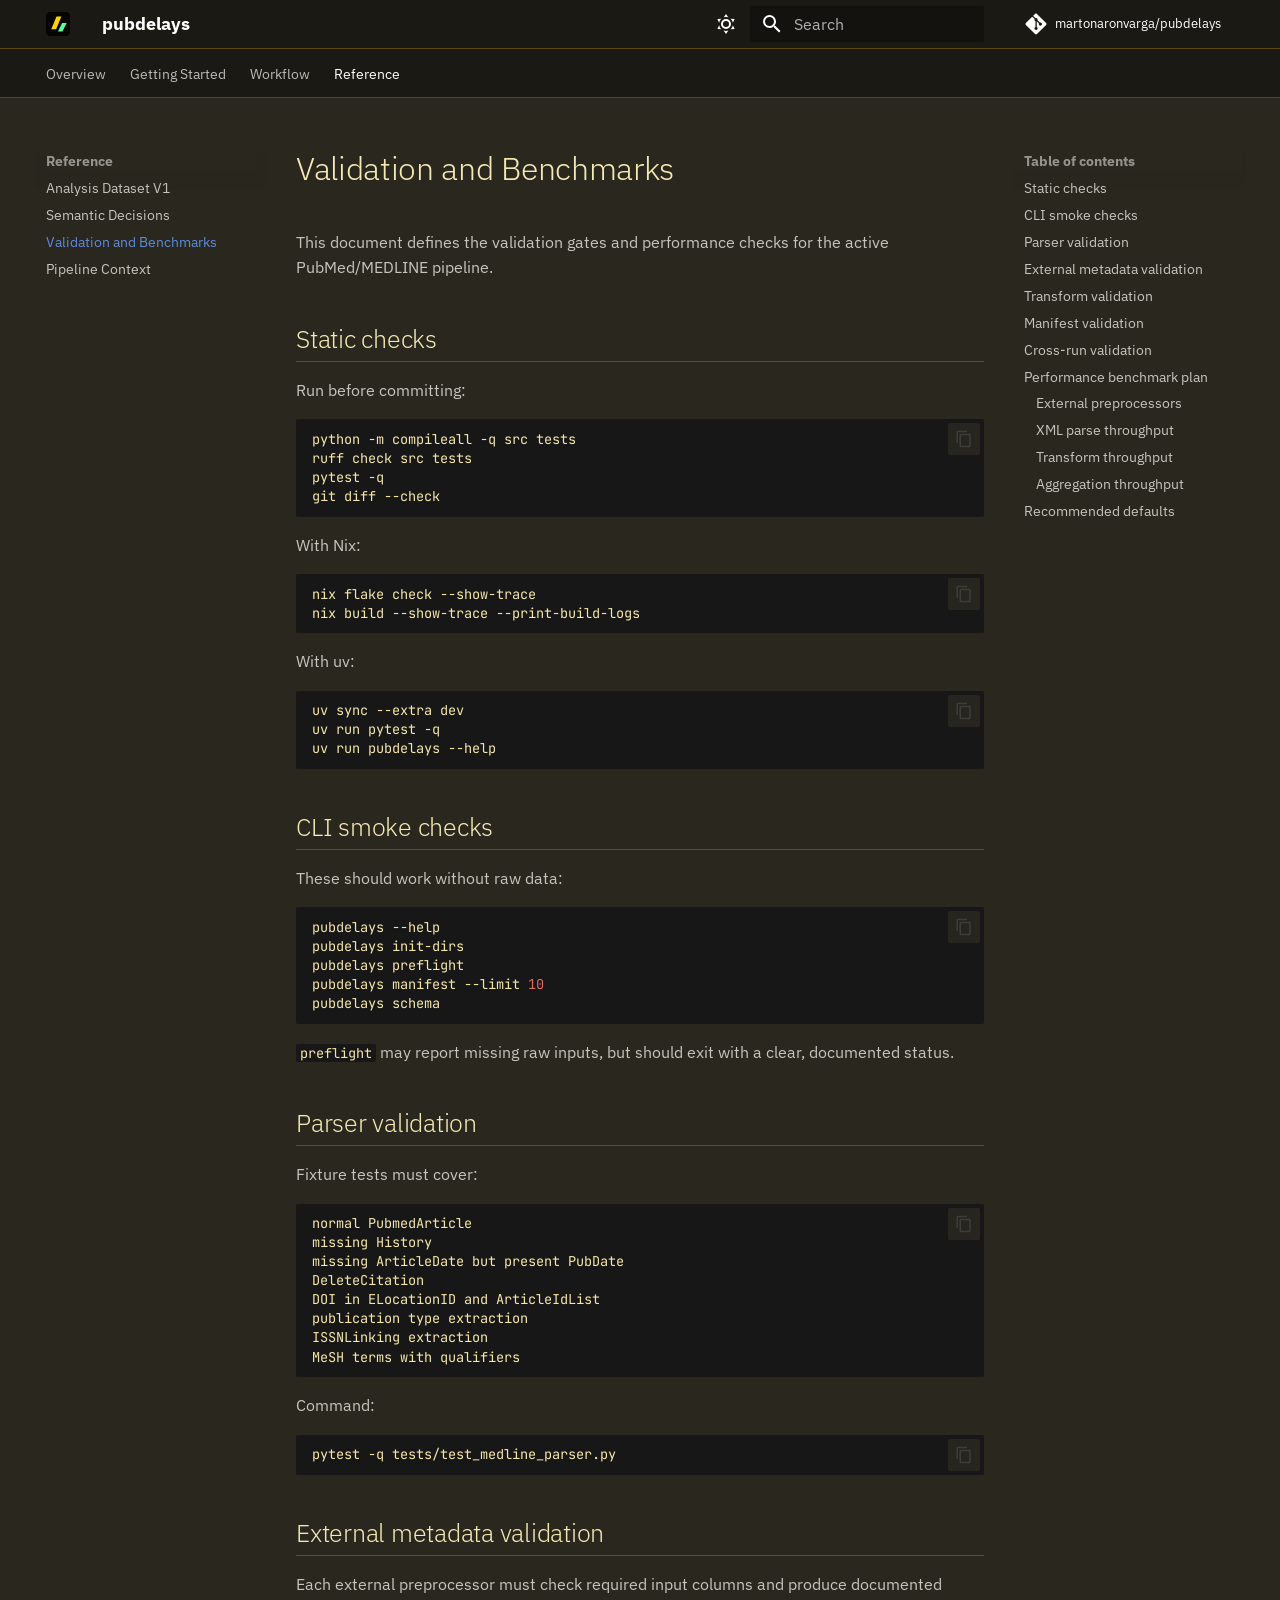
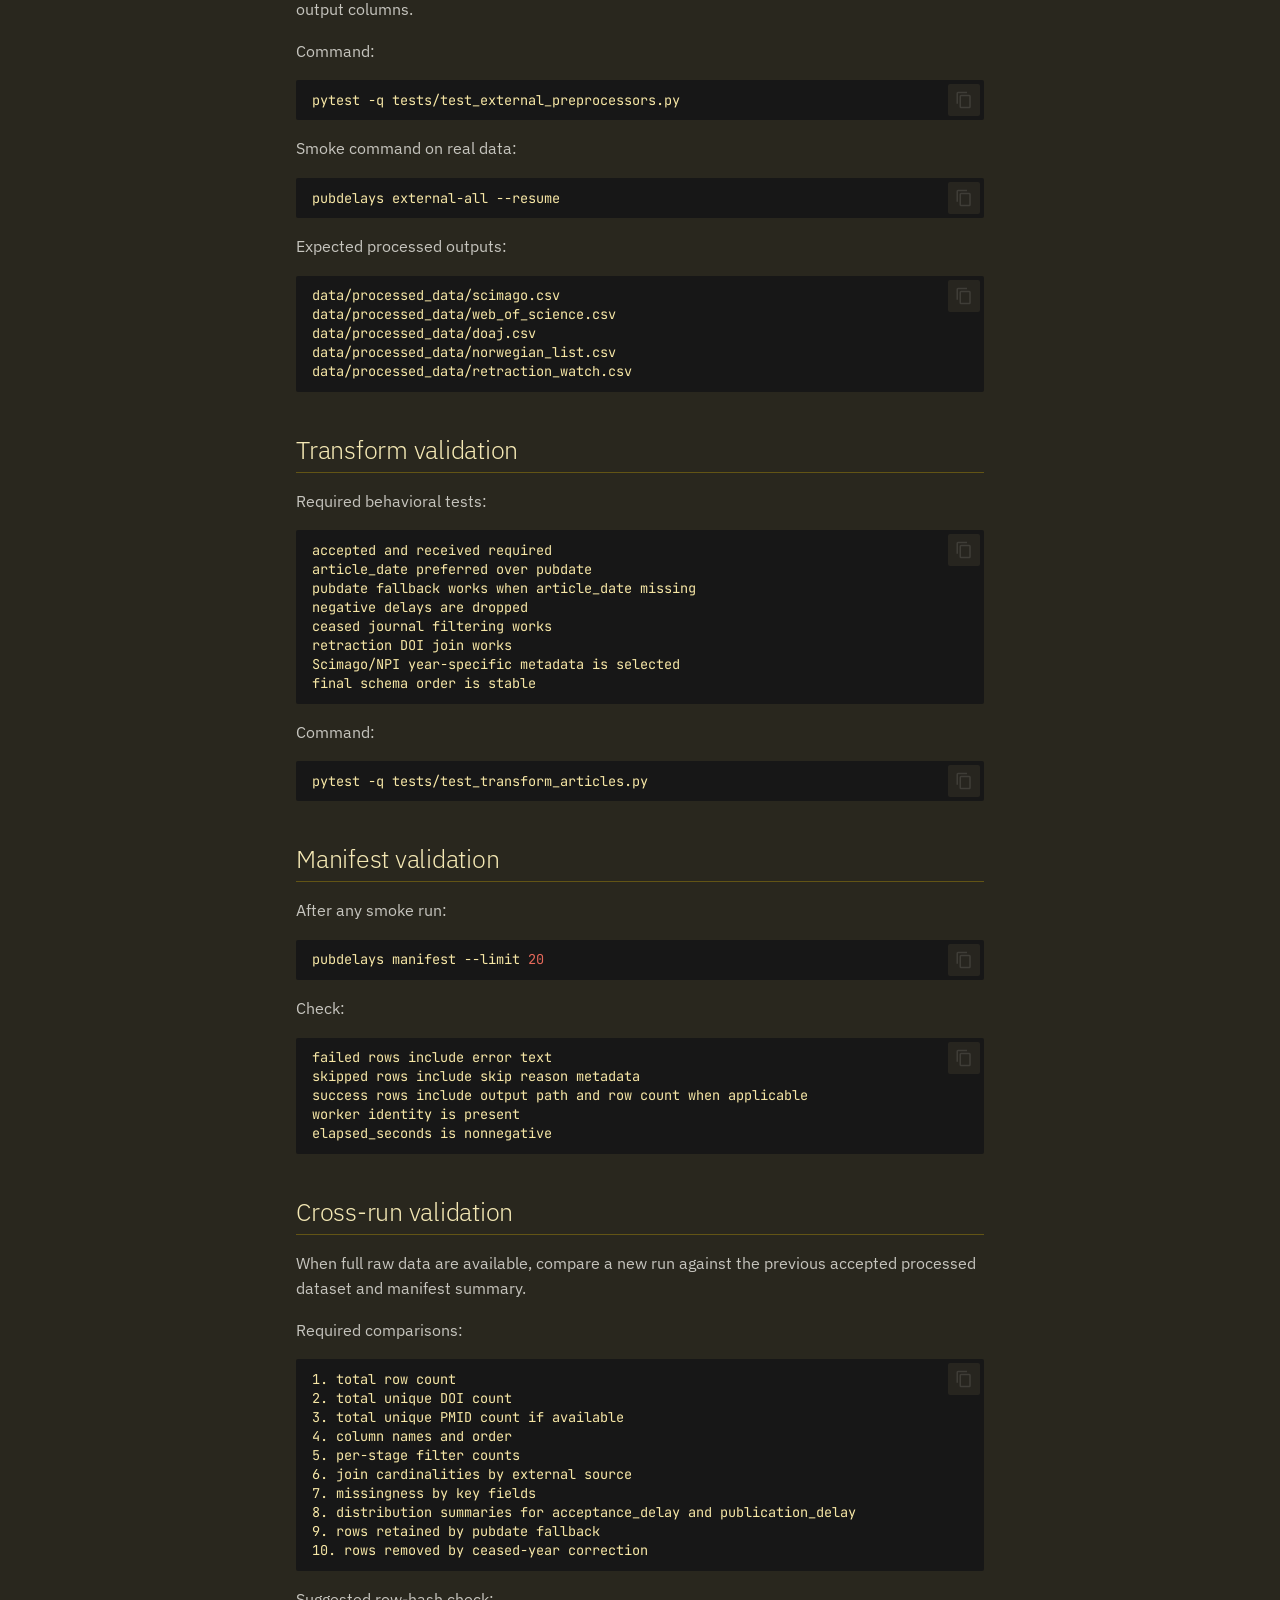
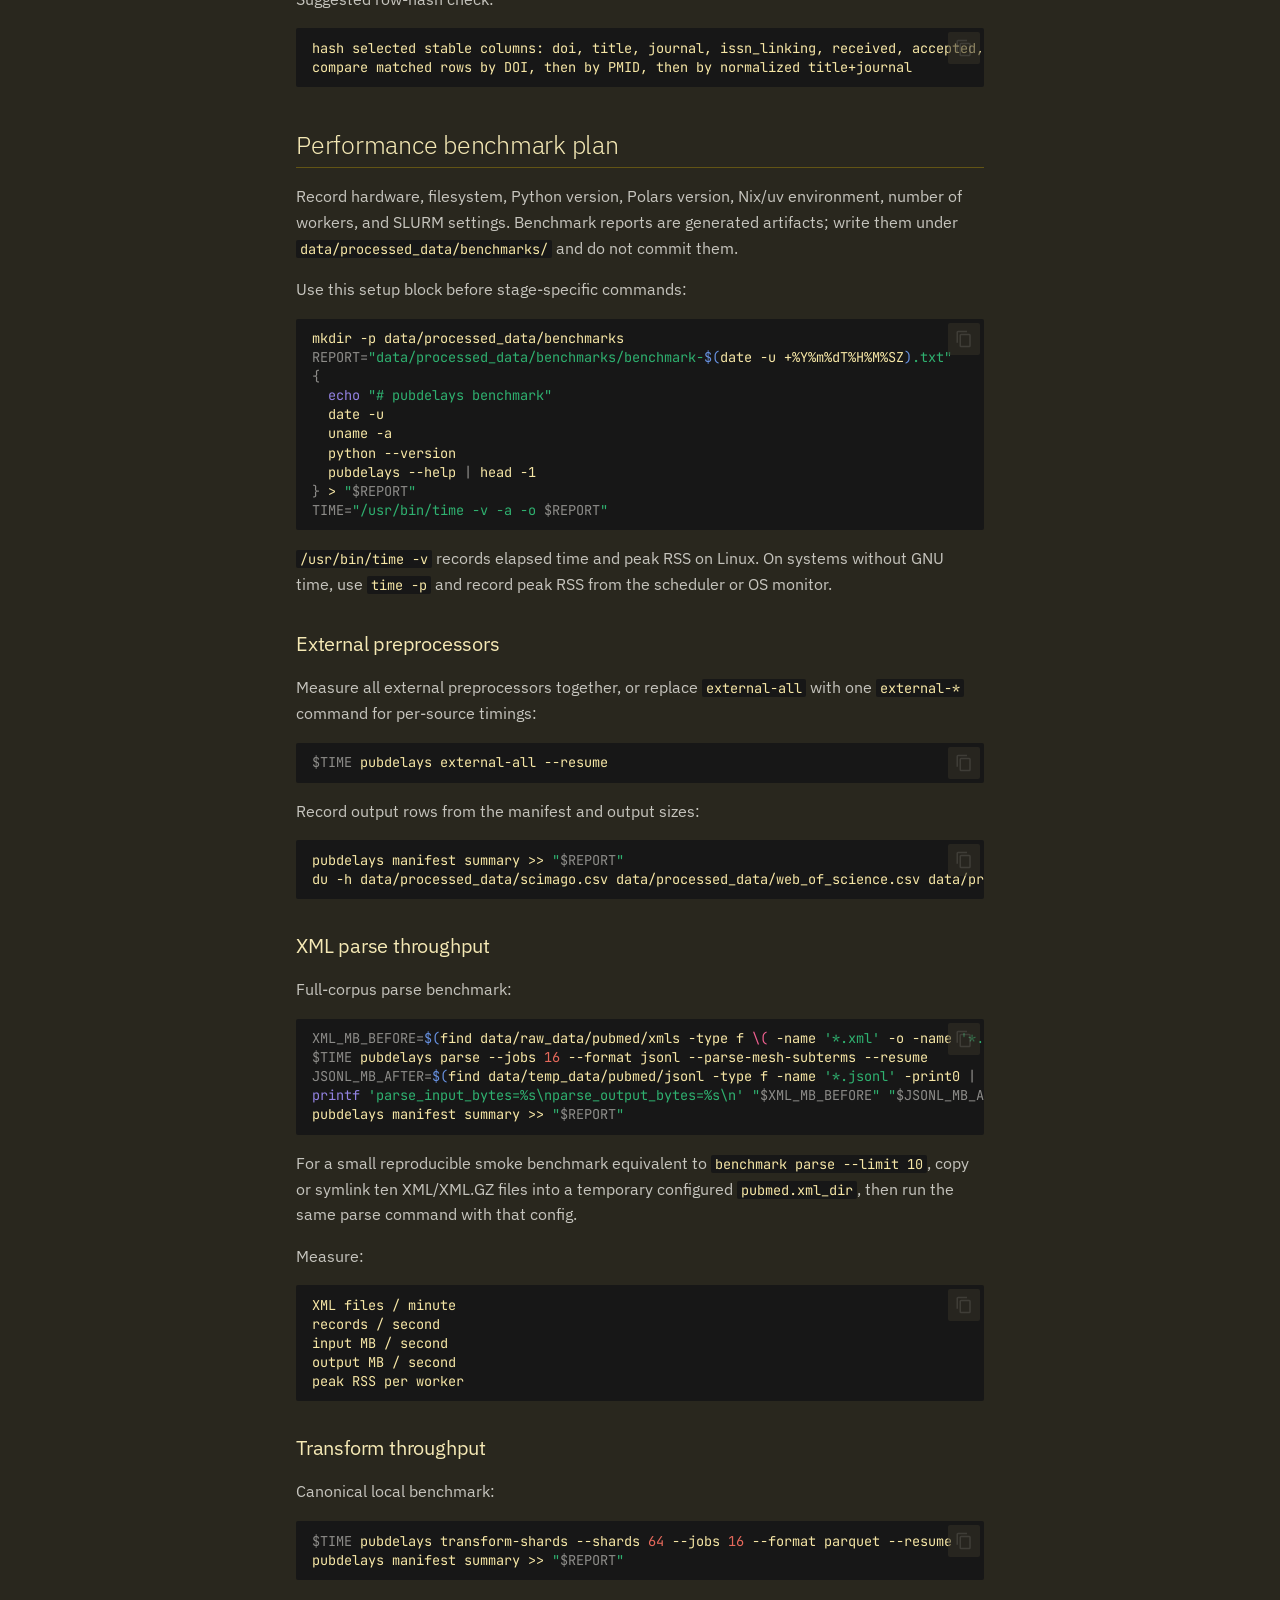
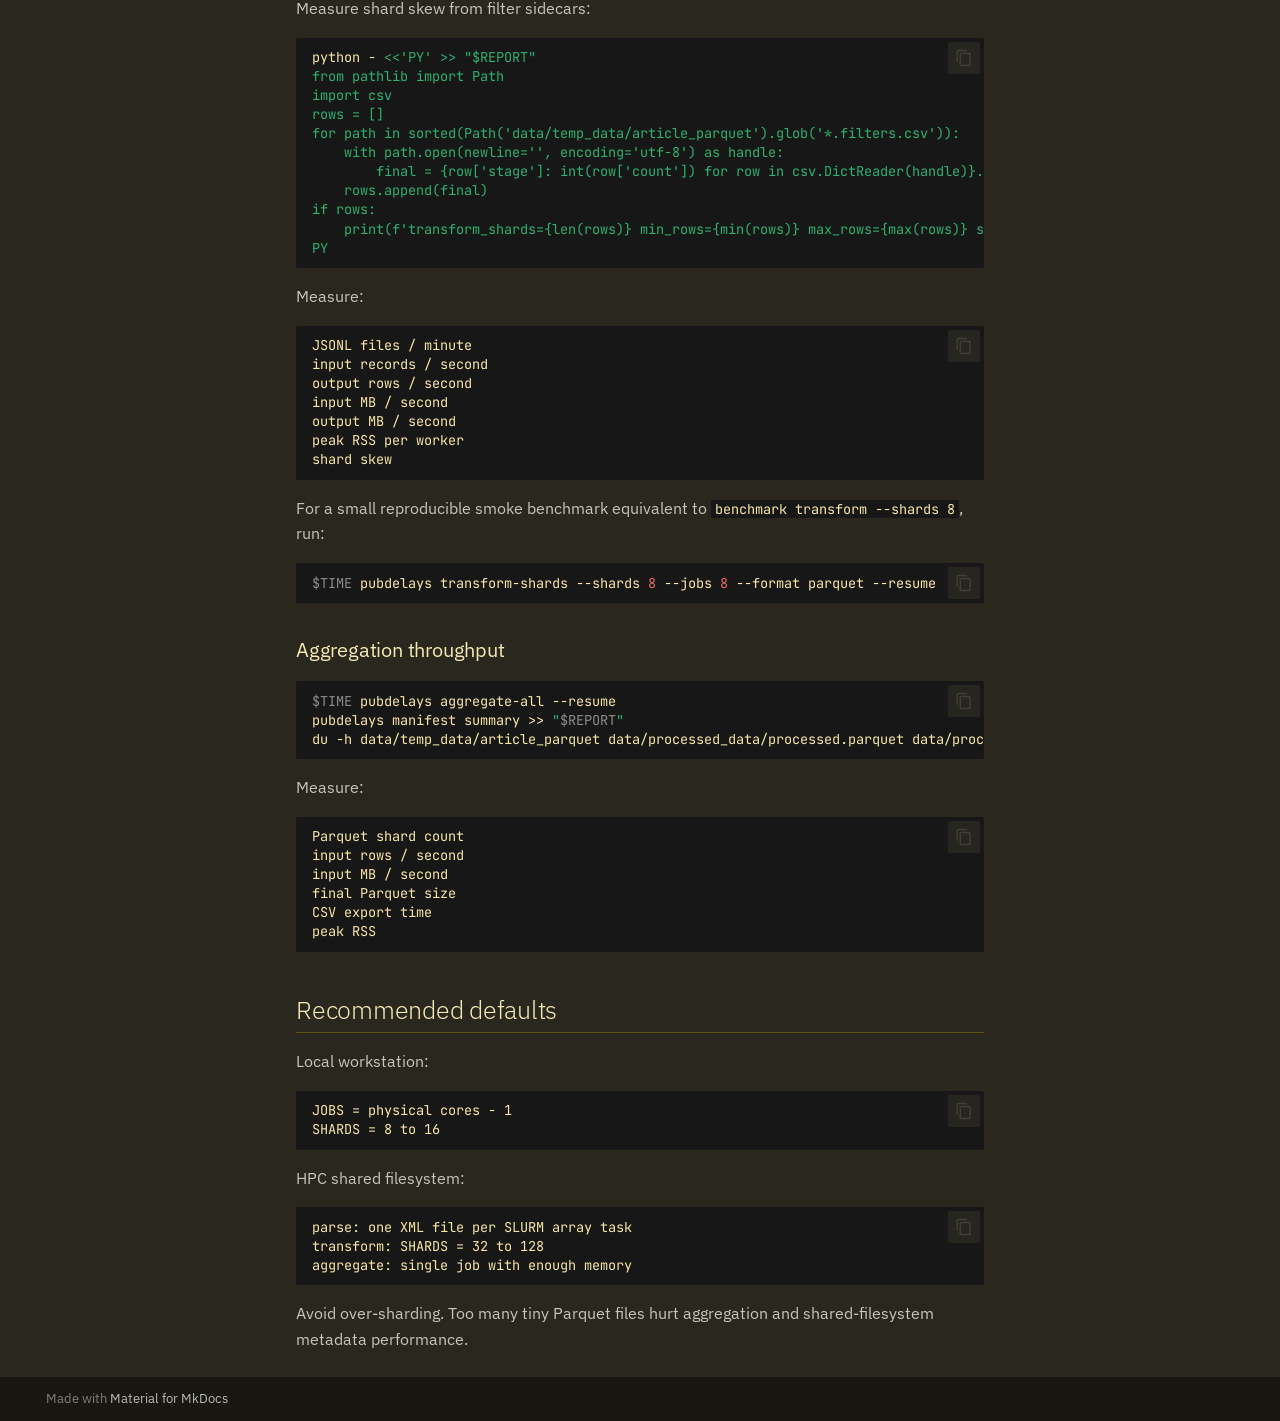
<file: VALIDATION_AND_BENCHMARKS/index.html>
<!doctype html>
<html lang="en" class="no-js">
  <head>
    
      <meta charset="utf-8">
      <meta name="viewport" content="width=device-width,initial-scale=1">
      
        <meta name="description" content="Reproducible PubMed/MEDLINE publication-delay pipeline">
      
      
      
        <link rel="canonical" href="https://martonaronvarga.github.io/pubdelays/VALIDATION_AND_BENCHMARKS/">
      
      
        <link rel="prev" href="../SEMANTIC_DECISIONS/">
      
      
        <link rel="next" href="../PIPELINE_CONTEXT/">
      
      
        
      
      
      <link rel="icon" href="../assets/favicon.svg">
      <meta name="generator" content="mkdocs-1.6.1, mkdocs-material-9.7.6">
    
    
      
        <title>Validation and Benchmarks - pubdelays</title>
      
    
    
      <link rel="stylesheet" href="../assets/stylesheets/main.484c7ddc.min.css">
      
        
        <link rel="stylesheet" href="../assets/stylesheets/palette.ab4e12ef.min.css">
      
      


    
    
      
    
    
      
        
        
        <link rel="preconnect" href="https://fonts.gstatic.com" crossorigin>
        <link rel="stylesheet" href="https://fonts.googleapis.com/css?family=IBM+Plex+Sans:300,300i,400,400i,700,700i%7CJetBrains+Mono:400,400i,700,700i&display=fallback">
        <style>:root{--md-text-font:"IBM Plex Sans";--md-code-font:"JetBrains Mono"}</style>
      
    
    
      <link rel="stylesheet" href="../stylesheets/extra.css">
    
    <script>__md_scope=new URL("..",location),__md_hash=e=>[...e].reduce(((e,_)=>(e<<5)-e+_.charCodeAt(0)),0),__md_get=(e,_=localStorage,t=__md_scope)=>JSON.parse(_.getItem(t.pathname+"."+e)),__md_set=(e,_,t=localStorage,a=__md_scope)=>{try{t.setItem(a.pathname+"."+e,JSON.stringify(_))}catch(e){}}</script>
    
      

    
    
  </head>
  
  
    
    
      
    
    
    
    
    <body dir="ltr" data-md-color-scheme="slate" data-md-color-primary="black" data-md-color-accent="amber">
  
    
    <input class="md-toggle" data-md-toggle="drawer" type="checkbox" id="__drawer" autocomplete="off">
    <input class="md-toggle" data-md-toggle="search" type="checkbox" id="__search" autocomplete="off">
    <label class="md-overlay" for="__drawer"></label>
    <div data-md-component="skip">
      
        
        <a href="#validation-and-benchmarks" class="md-skip">
          Skip to content
        </a>
      
    </div>
    <div data-md-component="announce">
      
    </div>
    
    
      

<header class="md-header" data-md-component="header">
  <nav class="md-header__inner md-grid" aria-label="Header">
    <a href=".." title="pubdelays" class="md-header__button md-logo" aria-label="pubdelays" data-md-component="logo">
      
  <img src="../assets/logo.svg" alt="logo">

    </a>
    <label class="md-header__button md-icon" for="__drawer">
      
      <svg xmlns="http://www.w3.org/2000/svg" viewBox="0 0 24 24"><path d="M3 6h18v2H3zm0 5h18v2H3zm0 5h18v2H3z"/></svg>
    </label>
    <div class="md-header__title" data-md-component="header-title">
      <div class="md-header__ellipsis">
        <div class="md-header__topic">
          <span class="md-ellipsis">
            pubdelays
          </span>
        </div>
        <div class="md-header__topic" data-md-component="header-topic">
          <span class="md-ellipsis">
            
              Validation and Benchmarks
            
          </span>
        </div>
      </div>
    </div>
    
      
        <form class="md-header__option" data-md-component="palette">
  
    
    
    
    <input class="md-option" data-md-color-media="" data-md-color-scheme="slate" data-md-color-primary="black" data-md-color-accent="amber"  aria-label="Switch to light mode"  type="radio" name="__palette" id="__palette_0">
    
      <label class="md-header__button md-icon" title="Switch to light mode" for="__palette_1" hidden>
        <svg xmlns="http://www.w3.org/2000/svg" viewBox="0 0 24 24"><path d="M12 7a5 5 0 0 1 5 5 5 5 0 0 1-5 5 5 5 0 0 1-5-5 5 5 0 0 1 5-5m0 2a3 3 0 0 0-3 3 3 3 0 0 0 3 3 3 3 0 0 0 3-3 3 3 0 0 0-3-3m0-7 2.39 3.42C13.65 5.15 12.84 5 12 5s-1.65.15-2.39.42zM3.34 7l4.16-.35A7.2 7.2 0 0 0 5.94 8.5c-.44.74-.69 1.5-.83 2.29zm.02 10 1.76-3.77a7.131 7.131 0 0 0 2.38 4.14zM20.65 7l-1.77 3.79a7.02 7.02 0 0 0-2.38-4.15zm-.01 10-4.14.36c.59-.51 1.12-1.14 1.54-1.86.42-.73.69-1.5.83-2.29zM12 22l-2.41-3.44c.74.27 1.55.44 2.41.44.82 0 1.63-.17 2.37-.44z"/></svg>
      </label>
    
  
    
    
    
    <input class="md-option" data-md-color-media="" data-md-color-scheme="default" data-md-color-primary="black" data-md-color-accent="amber"  aria-label="Switch to dark mode"  type="radio" name="__palette" id="__palette_1">
    
      <label class="md-header__button md-icon" title="Switch to dark mode" for="__palette_0" hidden>
        <svg xmlns="http://www.w3.org/2000/svg" viewBox="0 0 24 24"><path d="m17.75 4.09-2.53 1.94.91 3.06-2.63-1.81-2.63 1.81.91-3.06-2.53-1.94L12.44 4l1.06-3 1.06 3zm3.5 6.91-1.64 1.25.59 1.98-1.7-1.17-1.7 1.17.59-1.98L15.75 11l2.06-.05L18.5 9l.69 1.95zm-2.28 4.95c.83-.08 1.72 1.1 1.19 1.85-.32.45-.66.87-1.08 1.27C15.17 23 8.84 23 4.94 19.07c-3.91-3.9-3.91-10.24 0-14.14.4-.4.82-.76 1.27-1.08.75-.53 1.93.36 1.85 1.19-.27 2.86.69 5.83 2.89 8.02a9.96 9.96 0 0 0 8.02 2.89m-1.64 2.02a12.08 12.08 0 0 1-7.8-3.47c-2.17-2.19-3.33-5-3.49-7.82-2.81 3.14-2.7 7.96.31 10.98 3.02 3.01 7.84 3.12 10.98.31"/></svg>
      </label>
    
  
</form>
      
    
    
      <script>var palette=__md_get("__palette");if(palette&&palette.color){if("(prefers-color-scheme)"===palette.color.media){var media=matchMedia("(prefers-color-scheme: light)"),input=document.querySelector(media.matches?"[data-md-color-media='(prefers-color-scheme: light)']":"[data-md-color-media='(prefers-color-scheme: dark)']");palette.color.media=input.getAttribute("data-md-color-media"),palette.color.scheme=input.getAttribute("data-md-color-scheme"),palette.color.primary=input.getAttribute("data-md-color-primary"),palette.color.accent=input.getAttribute("data-md-color-accent")}for(var[key,value]of Object.entries(palette.color))document.body.setAttribute("data-md-color-"+key,value)}</script>
    
    
    
      
      
        <label class="md-header__button md-icon" for="__search">
          
          <svg xmlns="http://www.w3.org/2000/svg" viewBox="0 0 24 24"><path d="M9.5 3A6.5 6.5 0 0 1 16 9.5c0 1.61-.59 3.09-1.56 4.23l.27.27h.79l5 5-1.5 1.5-5-5v-.79l-.27-.27A6.52 6.52 0 0 1 9.5 16 6.5 6.5 0 0 1 3 9.5 6.5 6.5 0 0 1 9.5 3m0 2C7 5 5 7 5 9.5S7 14 9.5 14 14 12 14 9.5 12 5 9.5 5"/></svg>
        </label>
        <div class="md-search" data-md-component="search" role="dialog">
  <label class="md-search__overlay" for="__search"></label>
  <div class="md-search__inner" role="search">
    <form class="md-search__form" name="search">
      <input type="text" class="md-search__input" name="query" aria-label="Search" placeholder="Search" autocapitalize="off" autocorrect="off" autocomplete="off" spellcheck="false" data-md-component="search-query" required>
      <label class="md-search__icon md-icon" for="__search">
        
        <svg xmlns="http://www.w3.org/2000/svg" viewBox="0 0 24 24"><path d="M9.5 3A6.5 6.5 0 0 1 16 9.5c0 1.61-.59 3.09-1.56 4.23l.27.27h.79l5 5-1.5 1.5-5-5v-.79l-.27-.27A6.52 6.52 0 0 1 9.5 16 6.5 6.5 0 0 1 3 9.5 6.5 6.5 0 0 1 9.5 3m0 2C7 5 5 7 5 9.5S7 14 9.5 14 14 12 14 9.5 12 5 9.5 5"/></svg>
        
        <svg xmlns="http://www.w3.org/2000/svg" viewBox="0 0 24 24"><path d="M20 11v2H8l5.5 5.5-1.42 1.42L4.16 12l7.92-7.92L13.5 5.5 8 11z"/></svg>
      </label>
      <nav class="md-search__options" aria-label="Search">
        
        <button type="reset" class="md-search__icon md-icon" title="Clear" aria-label="Clear" tabindex="-1">
          
          <svg xmlns="http://www.w3.org/2000/svg" viewBox="0 0 24 24"><path d="M19 6.41 17.59 5 12 10.59 6.41 5 5 6.41 10.59 12 5 17.59 6.41 19 12 13.41 17.59 19 19 17.59 13.41 12z"/></svg>
        </button>
      </nav>
      
        <div class="md-search__suggest" data-md-component="search-suggest"></div>
      
    </form>
    <div class="md-search__output">
      <div class="md-search__scrollwrap" tabindex="0" data-md-scrollfix>
        <div class="md-search-result" data-md-component="search-result">
          <div class="md-search-result__meta">
            Initializing search
          </div>
          <ol class="md-search-result__list" role="presentation"></ol>
        </div>
      </div>
    </div>
  </div>
</div>
      
    
    
      <div class="md-header__source">
        <a href="https://github.com/martonaronvarga/pubdelays" title="Go to repository" class="md-source" data-md-component="source">
  <div class="md-source__icon md-icon">
    
    <svg xmlns="http://www.w3.org/2000/svg" viewBox="0 0 448 512"><!--! Font Awesome Free 7.1.0 by @fontawesome - https://fontawesome.com License - https://fontawesome.com/license/free (Icons: CC BY 4.0, Fonts: SIL OFL 1.1, Code: MIT License) Copyright 2025 Fonticons, Inc.--><path d="M439.6 236.1 244 40.5c-5.4-5.5-12.8-8.5-20.4-8.5s-15 3-20.4 8.4L162.5 81l51.5 51.5c27.1-9.1 52.7 16.8 43.4 43.7l49.7 49.7c34.2-11.8 61.2 31 35.5 56.7-26.5 26.5-70.2-2.9-56-37.3L240.3 199v121.9c25.3 12.5 22.3 41.8 9.1 55-6.4 6.4-15.2 10.1-24.3 10.1s-17.8-3.6-24.3-10.1c-17.6-17.6-11.1-46.9 11.2-56v-123c-20.8-8.5-24.6-30.7-18.6-45L142.6 101 8.5 235.1C3 240.6 0 247.9 0 255.5s3 15 8.5 20.4l195.6 195.7c5.4 5.4 12.7 8.4 20.4 8.4s15-3 20.4-8.4l194.7-194.7c5.4-5.4 8.4-12.8 8.4-20.4s-3-15-8.4-20.4"/></svg>
  </div>
  <div class="md-source__repository">
    martonaronvarga/pubdelays
  </div>
</a>
      </div>
    
  </nav>
  
</header>
    
    <div class="md-container" data-md-component="container">
      
      
        
          
            
<nav class="md-tabs" aria-label="Tabs" data-md-component="tabs">
  <div class="md-grid">
    <ul class="md-tabs__list">
      
        
  
  
  
  
    <li class="md-tabs__item">
      <a href=".." class="md-tabs__link">
        
  
  
    
  
  Overview

      </a>
    </li>
  

      
        
  
  
  
  
    <li class="md-tabs__item">
      <a href="../getting-started/" class="md-tabs__link">
        
  
  
    
  
  Getting Started

      </a>
    </li>
  

      
        
  
  
  
  
    
    
      <li class="md-tabs__item">
        <a href="../function-flow/" class="md-tabs__link">
          
  
  
  Workflow

        </a>
      </li>
    
  

      
        
  
  
  
    
  
  
    
    
      <li class="md-tabs__item md-tabs__item--active">
        <a href="../ANALYSIS_DATASET_V1/" class="md-tabs__link">
          
  
  
  Reference

        </a>
      </li>
    
  

      
    </ul>
  </div>
</nav>
          
        
      
      <main class="md-main" data-md-component="main">
        <div class="md-main__inner md-grid">
          
            
              
              <div class="md-sidebar md-sidebar--primary" data-md-component="sidebar" data-md-type="navigation" >
                <div class="md-sidebar__scrollwrap">
                  <div class="md-sidebar__inner">
                    


  


<nav class="md-nav md-nav--primary md-nav--lifted" aria-label="Navigation" data-md-level="0">
  <label class="md-nav__title" for="__drawer">
    <a href=".." title="pubdelays" class="md-nav__button md-logo" aria-label="pubdelays" data-md-component="logo">
      
  <img src="../assets/logo.svg" alt="logo">

    </a>
    pubdelays
  </label>
  
    <div class="md-nav__source">
      <a href="https://github.com/martonaronvarga/pubdelays" title="Go to repository" class="md-source" data-md-component="source">
  <div class="md-source__icon md-icon">
    
    <svg xmlns="http://www.w3.org/2000/svg" viewBox="0 0 448 512"><!--! Font Awesome Free 7.1.0 by @fontawesome - https://fontawesome.com License - https://fontawesome.com/license/free (Icons: CC BY 4.0, Fonts: SIL OFL 1.1, Code: MIT License) Copyright 2025 Fonticons, Inc.--><path d="M439.6 236.1 244 40.5c-5.4-5.5-12.8-8.5-20.4-8.5s-15 3-20.4 8.4L162.5 81l51.5 51.5c27.1-9.1 52.7 16.8 43.4 43.7l49.7 49.7c34.2-11.8 61.2 31 35.5 56.7-26.5 26.5-70.2-2.9-56-37.3L240.3 199v121.9c25.3 12.5 22.3 41.8 9.1 55-6.4 6.4-15.2 10.1-24.3 10.1s-17.8-3.6-24.3-10.1c-17.6-17.6-11.1-46.9 11.2-56v-123c-20.8-8.5-24.6-30.7-18.6-45L142.6 101 8.5 235.1C3 240.6 0 247.9 0 255.5s3 15 8.5 20.4l195.6 195.7c5.4 5.4 12.7 8.4 20.4 8.4s15-3 20.4-8.4l194.7-194.7c5.4-5.4 8.4-12.8 8.4-20.4s-3-15-8.4-20.4"/></svg>
  </div>
  <div class="md-source__repository">
    martonaronvarga/pubdelays
  </div>
</a>
    </div>
  
  <ul class="md-nav__list" data-md-scrollfix>
    
      
      
  
  
  
  
    <li class="md-nav__item">
      <a href=".." class="md-nav__link">
        
  
  
  <span class="md-ellipsis">
    
  
    Overview
  

    
  </span>
  
  

      </a>
    </li>
  

    
      
      
  
  
  
  
    <li class="md-nav__item">
      <a href="../getting-started/" class="md-nav__link">
        
  
  
  <span class="md-ellipsis">
    
  
    Getting Started
  

    
  </span>
  
  

      </a>
    </li>
  

    
      
      
  
  
  
  
    
    
    
    
      
      
        
      
    
    
    <li class="md-nav__item md-nav__item--nested">
      
        
        
        <input class="md-nav__toggle md-toggle " type="checkbox" id="__nav_3" >
        
          
          <label class="md-nav__link" for="__nav_3" id="__nav_3_label" tabindex="0">
            
  
  
  <span class="md-ellipsis">
    
  
    Workflow
  

    
  </span>
  
  

            <span class="md-nav__icon md-icon"></span>
          </label>
        
        <nav class="md-nav" data-md-level="1" aria-labelledby="__nav_3_label" aria-expanded="false">
          <label class="md-nav__title" for="__nav_3">
            <span class="md-nav__icon md-icon"></span>
            
  
    Workflow
  

          </label>
          <ul class="md-nav__list" data-md-scrollfix>
            
              
                
  
  
  
  
    <li class="md-nav__item">
      <a href="../function-flow/" class="md-nav__link">
        
  
  
  <span class="md-ellipsis">
    
  
    Function Flow
  

    
  </span>
  
  

      </a>
    </li>
  

              
            
              
                
  
  
  
  
    <li class="md-nav__item">
      <a href="../data-layout/" class="md-nav__link">
        
  
  
  <span class="md-ellipsis">
    
  
    Data Layout
  

    
  </span>
  
  

      </a>
    </li>
  

              
            
              
                
  
  
  
  
    <li class="md-nav__item">
      <a href="../cli/" class="md-nav__link">
        
  
  
  <span class="md-ellipsis">
    
  
    CLI Reference
  

    
  </span>
  
  

      </a>
    </li>
  

              
            
              
                
  
  
  
  
    <li class="md-nav__item">
      <a href="../STAGE_CONTRACTS/" class="md-nav__link">
        
  
  
  <span class="md-ellipsis">
    
  
    Stage Contracts
  

    
  </span>
  
  

      </a>
    </li>
  

              
            
              
                
  
  
  
  
    <li class="md-nav__item">
      <a href="../hpc-slurm/" class="md-nav__link">
        
  
  
  <span class="md-ellipsis">
    
  
    HPC and SLURM
  

    
  </span>
  
  

      </a>
    </li>
  

              
            
          </ul>
        </nav>
      
    </li>
  

    
      
      
  
  
    
  
  
  
    
    
    
    
      
        
        
      
      
        
      
    
    
    <li class="md-nav__item md-nav__item--active md-nav__item--section md-nav__item--nested">
      
        
        
        <input class="md-nav__toggle md-toggle " type="checkbox" id="__nav_4" checked>
        
          
          <label class="md-nav__link" for="__nav_4" id="__nav_4_label" tabindex="">
            
  
  
  <span class="md-ellipsis">
    
  
    Reference
  

    
  </span>
  
  

            <span class="md-nav__icon md-icon"></span>
          </label>
        
        <nav class="md-nav" data-md-level="1" aria-labelledby="__nav_4_label" aria-expanded="true">
          <label class="md-nav__title" for="__nav_4">
            <span class="md-nav__icon md-icon"></span>
            
  
    Reference
  

          </label>
          <ul class="md-nav__list" data-md-scrollfix>
            
              
                
  
  
  
  
    <li class="md-nav__item">
      <a href="../ANALYSIS_DATASET_V1/" class="md-nav__link">
        
  
  
  <span class="md-ellipsis">
    
  
    Analysis Dataset V1
  

    
  </span>
  
  

      </a>
    </li>
  

              
            
              
                
  
  
  
  
    <li class="md-nav__item">
      <a href="../SEMANTIC_DECISIONS/" class="md-nav__link">
        
  
  
  <span class="md-ellipsis">
    
  
    Semantic Decisions
  

    
  </span>
  
  

      </a>
    </li>
  

              
            
              
                
  
  
    
  
  
  
    <li class="md-nav__item md-nav__item--active">
      
      <input class="md-nav__toggle md-toggle" type="checkbox" id="__toc">
      
      
        
      
      
        <label class="md-nav__link md-nav__link--active" for="__toc">
          
  
  
  <span class="md-ellipsis">
    
  
    Validation and Benchmarks
  

    
  </span>
  
  

          <span class="md-nav__icon md-icon"></span>
        </label>
      
      <a href="./" class="md-nav__link md-nav__link--active">
        
  
  
  <span class="md-ellipsis">
    
  
    Validation and Benchmarks
  

    
  </span>
  
  

      </a>
      
        

<nav class="md-nav md-nav--secondary" aria-label="Table of contents">
  
  
  
    
  
  
    <label class="md-nav__title" for="__toc">
      <span class="md-nav__icon md-icon"></span>
      Table of contents
    </label>
    <ul class="md-nav__list" data-md-component="toc" data-md-scrollfix>
      
        <li class="md-nav__item">
  <a href="#static-checks" class="md-nav__link">
    <span class="md-ellipsis">
      
        Static checks
      
    </span>
  </a>
  
</li>
      
        <li class="md-nav__item">
  <a href="#cli-smoke-checks" class="md-nav__link">
    <span class="md-ellipsis">
      
        CLI smoke checks
      
    </span>
  </a>
  
</li>
      
        <li class="md-nav__item">
  <a href="#parser-validation" class="md-nav__link">
    <span class="md-ellipsis">
      
        Parser validation
      
    </span>
  </a>
  
</li>
      
        <li class="md-nav__item">
  <a href="#external-metadata-validation" class="md-nav__link">
    <span class="md-ellipsis">
      
        External metadata validation
      
    </span>
  </a>
  
</li>
      
        <li class="md-nav__item">
  <a href="#transform-validation" class="md-nav__link">
    <span class="md-ellipsis">
      
        Transform validation
      
    </span>
  </a>
  
</li>
      
        <li class="md-nav__item">
  <a href="#manifest-validation" class="md-nav__link">
    <span class="md-ellipsis">
      
        Manifest validation
      
    </span>
  </a>
  
</li>
      
        <li class="md-nav__item">
  <a href="#cross-run-validation" class="md-nav__link">
    <span class="md-ellipsis">
      
        Cross-run validation
      
    </span>
  </a>
  
</li>
      
        <li class="md-nav__item">
  <a href="#performance-benchmark-plan" class="md-nav__link">
    <span class="md-ellipsis">
      
        Performance benchmark plan
      
    </span>
  </a>
  
    <nav class="md-nav" aria-label="Performance benchmark plan">
      <ul class="md-nav__list">
        
          <li class="md-nav__item">
  <a href="#external-preprocessors" class="md-nav__link">
    <span class="md-ellipsis">
      
        External preprocessors
      
    </span>
  </a>
  
</li>
        
          <li class="md-nav__item">
  <a href="#xml-parse-throughput" class="md-nav__link">
    <span class="md-ellipsis">
      
        XML parse throughput
      
    </span>
  </a>
  
</li>
        
          <li class="md-nav__item">
  <a href="#transform-throughput" class="md-nav__link">
    <span class="md-ellipsis">
      
        Transform throughput
      
    </span>
  </a>
  
</li>
        
          <li class="md-nav__item">
  <a href="#aggregation-throughput" class="md-nav__link">
    <span class="md-ellipsis">
      
        Aggregation throughput
      
    </span>
  </a>
  
</li>
        
      </ul>
    </nav>
  
</li>
      
        <li class="md-nav__item">
  <a href="#recommended-defaults" class="md-nav__link">
    <span class="md-ellipsis">
      
        Recommended defaults
      
    </span>
  </a>
  
</li>
      
    </ul>
  
</nav>
      
    </li>
  

              
            
              
                
  
  
  
  
    <li class="md-nav__item">
      <a href="../PIPELINE_CONTEXT/" class="md-nav__link">
        
  
  
  <span class="md-ellipsis">
    
  
    Pipeline Context
  

    
  </span>
  
  

      </a>
    </li>
  

              
            
          </ul>
        </nav>
      
    </li>
  

    
  </ul>
</nav>
                  </div>
                </div>
              </div>
            
            
              
              <div class="md-sidebar md-sidebar--secondary" data-md-component="sidebar" data-md-type="toc" >
                <div class="md-sidebar__scrollwrap">
                  <div class="md-sidebar__inner">
                    

<nav class="md-nav md-nav--secondary" aria-label="Table of contents">
  
  
  
    
  
  
    <label class="md-nav__title" for="__toc">
      <span class="md-nav__icon md-icon"></span>
      Table of contents
    </label>
    <ul class="md-nav__list" data-md-component="toc" data-md-scrollfix>
      
        <li class="md-nav__item">
  <a href="#static-checks" class="md-nav__link">
    <span class="md-ellipsis">
      
        Static checks
      
    </span>
  </a>
  
</li>
      
        <li class="md-nav__item">
  <a href="#cli-smoke-checks" class="md-nav__link">
    <span class="md-ellipsis">
      
        CLI smoke checks
      
    </span>
  </a>
  
</li>
      
        <li class="md-nav__item">
  <a href="#parser-validation" class="md-nav__link">
    <span class="md-ellipsis">
      
        Parser validation
      
    </span>
  </a>
  
</li>
      
        <li class="md-nav__item">
  <a href="#external-metadata-validation" class="md-nav__link">
    <span class="md-ellipsis">
      
        External metadata validation
      
    </span>
  </a>
  
</li>
      
        <li class="md-nav__item">
  <a href="#transform-validation" class="md-nav__link">
    <span class="md-ellipsis">
      
        Transform validation
      
    </span>
  </a>
  
</li>
      
        <li class="md-nav__item">
  <a href="#manifest-validation" class="md-nav__link">
    <span class="md-ellipsis">
      
        Manifest validation
      
    </span>
  </a>
  
</li>
      
        <li class="md-nav__item">
  <a href="#cross-run-validation" class="md-nav__link">
    <span class="md-ellipsis">
      
        Cross-run validation
      
    </span>
  </a>
  
</li>
      
        <li class="md-nav__item">
  <a href="#performance-benchmark-plan" class="md-nav__link">
    <span class="md-ellipsis">
      
        Performance benchmark plan
      
    </span>
  </a>
  
    <nav class="md-nav" aria-label="Performance benchmark plan">
      <ul class="md-nav__list">
        
          <li class="md-nav__item">
  <a href="#external-preprocessors" class="md-nav__link">
    <span class="md-ellipsis">
      
        External preprocessors
      
    </span>
  </a>
  
</li>
        
          <li class="md-nav__item">
  <a href="#xml-parse-throughput" class="md-nav__link">
    <span class="md-ellipsis">
      
        XML parse throughput
      
    </span>
  </a>
  
</li>
        
          <li class="md-nav__item">
  <a href="#transform-throughput" class="md-nav__link">
    <span class="md-ellipsis">
      
        Transform throughput
      
    </span>
  </a>
  
</li>
        
          <li class="md-nav__item">
  <a href="#aggregation-throughput" class="md-nav__link">
    <span class="md-ellipsis">
      
        Aggregation throughput
      
    </span>
  </a>
  
</li>
        
      </ul>
    </nav>
  
</li>
      
        <li class="md-nav__item">
  <a href="#recommended-defaults" class="md-nav__link">
    <span class="md-ellipsis">
      
        Recommended defaults
      
    </span>
  </a>
  
</li>
      
    </ul>
  
</nav>
                  </div>
                </div>
              </div>
            
          
          
            <div class="md-content" data-md-component="content">
              
              <article class="md-content__inner md-typeset">
                
                  


  
  


<h1 id="validation-and-benchmarks">Validation and Benchmarks<a class="headerlink" href="#validation-and-benchmarks" title="Permanent link">&para;</a></h1>
<p>This document defines the validation gates and performance checks for the active PubMed/MEDLINE pipeline.</p>
<h2 id="static-checks">Static checks<a class="headerlink" href="#static-checks" title="Permanent link">&para;</a></h2>
<p>Run before committing:</p>
<div class="highlight"><pre><span></span><code><a id="__codelineno-0-1" name="__codelineno-0-1" href="#__codelineno-0-1"></a>python<span class="w"> </span>-m<span class="w"> </span>compileall<span class="w"> </span>-q<span class="w"> </span>src<span class="w"> </span>tests
<a id="__codelineno-0-2" name="__codelineno-0-2" href="#__codelineno-0-2"></a>ruff<span class="w"> </span>check<span class="w"> </span>src<span class="w"> </span>tests
<a id="__codelineno-0-3" name="__codelineno-0-3" href="#__codelineno-0-3"></a>pytest<span class="w"> </span>-q
<a id="__codelineno-0-4" name="__codelineno-0-4" href="#__codelineno-0-4"></a>git<span class="w"> </span>diff<span class="w"> </span>--check
</code></pre></div>
<p>With Nix:</p>
<div class="highlight"><pre><span></span><code><a id="__codelineno-1-1" name="__codelineno-1-1" href="#__codelineno-1-1"></a>nix<span class="w"> </span>flake<span class="w"> </span>check<span class="w"> </span>--show-trace
<a id="__codelineno-1-2" name="__codelineno-1-2" href="#__codelineno-1-2"></a>nix<span class="w"> </span>build<span class="w"> </span>--show-trace<span class="w"> </span>--print-build-logs
</code></pre></div>
<p>With uv:</p>
<div class="highlight"><pre><span></span><code><a id="__codelineno-2-1" name="__codelineno-2-1" href="#__codelineno-2-1"></a>uv<span class="w"> </span>sync<span class="w"> </span>--extra<span class="w"> </span>dev
<a id="__codelineno-2-2" name="__codelineno-2-2" href="#__codelineno-2-2"></a>uv<span class="w"> </span>run<span class="w"> </span>pytest<span class="w"> </span>-q
<a id="__codelineno-2-3" name="__codelineno-2-3" href="#__codelineno-2-3"></a>uv<span class="w"> </span>run<span class="w"> </span>pubdelays<span class="w"> </span>--help
</code></pre></div>
<h2 id="cli-smoke-checks">CLI smoke checks<a class="headerlink" href="#cli-smoke-checks" title="Permanent link">&para;</a></h2>
<p>These should work without raw data:</p>
<div class="highlight"><pre><span></span><code><a id="__codelineno-3-1" name="__codelineno-3-1" href="#__codelineno-3-1"></a>pubdelays<span class="w"> </span>--help
<a id="__codelineno-3-2" name="__codelineno-3-2" href="#__codelineno-3-2"></a>pubdelays<span class="w"> </span>init-dirs
<a id="__codelineno-3-3" name="__codelineno-3-3" href="#__codelineno-3-3"></a>pubdelays<span class="w"> </span>preflight
<a id="__codelineno-3-4" name="__codelineno-3-4" href="#__codelineno-3-4"></a>pubdelays<span class="w"> </span>manifest<span class="w"> </span>--limit<span class="w"> </span><span class="m">10</span>
<a id="__codelineno-3-5" name="__codelineno-3-5" href="#__codelineno-3-5"></a>pubdelays<span class="w"> </span>schema
</code></pre></div>
<p><code>preflight</code> may report missing raw inputs, but should exit with a clear, documented status.</p>
<h2 id="parser-validation">Parser validation<a class="headerlink" href="#parser-validation" title="Permanent link">&para;</a></h2>
<p>Fixture tests must cover:</p>
<div class="highlight"><pre><span></span><code><a id="__codelineno-4-1" name="__codelineno-4-1" href="#__codelineno-4-1"></a>normal PubmedArticle
<a id="__codelineno-4-2" name="__codelineno-4-2" href="#__codelineno-4-2"></a>missing History
<a id="__codelineno-4-3" name="__codelineno-4-3" href="#__codelineno-4-3"></a>missing ArticleDate but present PubDate
<a id="__codelineno-4-4" name="__codelineno-4-4" href="#__codelineno-4-4"></a>DeleteCitation
<a id="__codelineno-4-5" name="__codelineno-4-5" href="#__codelineno-4-5"></a>DOI in ELocationID and ArticleIdList
<a id="__codelineno-4-6" name="__codelineno-4-6" href="#__codelineno-4-6"></a>publication type extraction
<a id="__codelineno-4-7" name="__codelineno-4-7" href="#__codelineno-4-7"></a>ISSNLinking extraction
<a id="__codelineno-4-8" name="__codelineno-4-8" href="#__codelineno-4-8"></a>MeSH terms with qualifiers
</code></pre></div>
<p>Command:</p>
<div class="highlight"><pre><span></span><code><a id="__codelineno-5-1" name="__codelineno-5-1" href="#__codelineno-5-1"></a>pytest<span class="w"> </span>-q<span class="w"> </span>tests/test_medline_parser.py
</code></pre></div>
<h2 id="external-metadata-validation">External metadata validation<a class="headerlink" href="#external-metadata-validation" title="Permanent link">&para;</a></h2>
<p>Each external preprocessor must check required input columns and produce documented output columns.</p>
<p>Command:</p>
<div class="highlight"><pre><span></span><code><a id="__codelineno-6-1" name="__codelineno-6-1" href="#__codelineno-6-1"></a>pytest<span class="w"> </span>-q<span class="w"> </span>tests/test_external_preprocessors.py
</code></pre></div>
<p>Smoke command on real data:</p>
<div class="highlight"><pre><span></span><code><a id="__codelineno-7-1" name="__codelineno-7-1" href="#__codelineno-7-1"></a>pubdelays<span class="w"> </span>external-all<span class="w"> </span>--resume
</code></pre></div>
<p>Expected processed outputs:</p>
<div class="highlight"><pre><span></span><code><a id="__codelineno-8-1" name="__codelineno-8-1" href="#__codelineno-8-1"></a>data/processed_data/scimago.csv
<a id="__codelineno-8-2" name="__codelineno-8-2" href="#__codelineno-8-2"></a>data/processed_data/web_of_science.csv
<a id="__codelineno-8-3" name="__codelineno-8-3" href="#__codelineno-8-3"></a>data/processed_data/doaj.csv
<a id="__codelineno-8-4" name="__codelineno-8-4" href="#__codelineno-8-4"></a>data/processed_data/norwegian_list.csv
<a id="__codelineno-8-5" name="__codelineno-8-5" href="#__codelineno-8-5"></a>data/processed_data/retraction_watch.csv
</code></pre></div>
<h2 id="transform-validation">Transform validation<a class="headerlink" href="#transform-validation" title="Permanent link">&para;</a></h2>
<p>Required behavioral tests:</p>
<div class="highlight"><pre><span></span><code><a id="__codelineno-9-1" name="__codelineno-9-1" href="#__codelineno-9-1"></a>accepted and received required
<a id="__codelineno-9-2" name="__codelineno-9-2" href="#__codelineno-9-2"></a>article_date preferred over pubdate
<a id="__codelineno-9-3" name="__codelineno-9-3" href="#__codelineno-9-3"></a>pubdate fallback works when article_date missing
<a id="__codelineno-9-4" name="__codelineno-9-4" href="#__codelineno-9-4"></a>negative delays are dropped
<a id="__codelineno-9-5" name="__codelineno-9-5" href="#__codelineno-9-5"></a>ceased journal filtering works
<a id="__codelineno-9-6" name="__codelineno-9-6" href="#__codelineno-9-6"></a>retraction DOI join works
<a id="__codelineno-9-7" name="__codelineno-9-7" href="#__codelineno-9-7"></a>Scimago/NPI year-specific metadata is selected
<a id="__codelineno-9-8" name="__codelineno-9-8" href="#__codelineno-9-8"></a>final schema order is stable
</code></pre></div>
<p>Command:</p>
<div class="highlight"><pre><span></span><code><a id="__codelineno-10-1" name="__codelineno-10-1" href="#__codelineno-10-1"></a>pytest<span class="w"> </span>-q<span class="w"> </span>tests/test_transform_articles.py
</code></pre></div>
<h2 id="manifest-validation">Manifest validation<a class="headerlink" href="#manifest-validation" title="Permanent link">&para;</a></h2>
<p>After any smoke run:</p>
<div class="highlight"><pre><span></span><code><a id="__codelineno-11-1" name="__codelineno-11-1" href="#__codelineno-11-1"></a>pubdelays<span class="w"> </span>manifest<span class="w"> </span>--limit<span class="w"> </span><span class="m">20</span>
</code></pre></div>
<p>Check:</p>
<div class="highlight"><pre><span></span><code><a id="__codelineno-12-1" name="__codelineno-12-1" href="#__codelineno-12-1"></a>failed rows include error text
<a id="__codelineno-12-2" name="__codelineno-12-2" href="#__codelineno-12-2"></a>skipped rows include skip reason metadata
<a id="__codelineno-12-3" name="__codelineno-12-3" href="#__codelineno-12-3"></a>success rows include output path and row count when applicable
<a id="__codelineno-12-4" name="__codelineno-12-4" href="#__codelineno-12-4"></a>worker identity is present
<a id="__codelineno-12-5" name="__codelineno-12-5" href="#__codelineno-12-5"></a>elapsed_seconds is nonnegative
</code></pre></div>
<h2 id="cross-run-validation">Cross-run validation<a class="headerlink" href="#cross-run-validation" title="Permanent link">&para;</a></h2>
<p>When full raw data are available, compare a new run against the previous accepted processed dataset and manifest summary.</p>
<p>Required comparisons:</p>
<div class="highlight"><pre><span></span><code><a id="__codelineno-13-1" name="__codelineno-13-1" href="#__codelineno-13-1"></a>1. total row count
<a id="__codelineno-13-2" name="__codelineno-13-2" href="#__codelineno-13-2"></a>2. total unique DOI count
<a id="__codelineno-13-3" name="__codelineno-13-3" href="#__codelineno-13-3"></a>3. total unique PMID count if available
<a id="__codelineno-13-4" name="__codelineno-13-4" href="#__codelineno-13-4"></a>4. column names and order
<a id="__codelineno-13-5" name="__codelineno-13-5" href="#__codelineno-13-5"></a>5. per-stage filter counts
<a id="__codelineno-13-6" name="__codelineno-13-6" href="#__codelineno-13-6"></a>6. join cardinalities by external source
<a id="__codelineno-13-7" name="__codelineno-13-7" href="#__codelineno-13-7"></a>7. missingness by key fields
<a id="__codelineno-13-8" name="__codelineno-13-8" href="#__codelineno-13-8"></a>8. distribution summaries for acceptance_delay and publication_delay
<a id="__codelineno-13-9" name="__codelineno-13-9" href="#__codelineno-13-9"></a>9. rows retained by pubdate fallback
<a id="__codelineno-13-10" name="__codelineno-13-10" href="#__codelineno-13-10"></a>10. rows removed by ceased-year correction
</code></pre></div>
<p>Suggested row-hash check:</p>
<div class="highlight"><pre><span></span><code><a id="__codelineno-14-1" name="__codelineno-14-1" href="#__codelineno-14-1"></a>hash selected stable columns: doi, title, journal, issn_linking, received, accepted, article_date, acceptance_delay, publication_delay
<a id="__codelineno-14-2" name="__codelineno-14-2" href="#__codelineno-14-2"></a>compare matched rows by DOI, then by PMID, then by normalized title+journal
</code></pre></div>
<h2 id="performance-benchmark-plan">Performance benchmark plan<a class="headerlink" href="#performance-benchmark-plan" title="Permanent link">&para;</a></h2>
<p>Record hardware, filesystem, Python version, Polars version, Nix/uv environment, number of workers, and SLURM settings. Benchmark reports are generated artifacts; write them under <code>data/processed_data/benchmarks/</code> and do not commit them.</p>
<p>Use this setup block before stage-specific commands:</p>
<div class="highlight"><pre><span></span><code><a id="__codelineno-15-1" name="__codelineno-15-1" href="#__codelineno-15-1"></a>mkdir<span class="w"> </span>-p<span class="w"> </span>data/processed_data/benchmarks
<a id="__codelineno-15-2" name="__codelineno-15-2" href="#__codelineno-15-2"></a><span class="nv">REPORT</span><span class="o">=</span><span class="s2">&quot;data/processed_data/benchmarks/benchmark-</span><span class="k">$(</span>date<span class="w"> </span>-u<span class="w"> </span>+%Y%m%dT%H%M%SZ<span class="k">)</span><span class="s2">.txt&quot;</span>
<a id="__codelineno-15-3" name="__codelineno-15-3" href="#__codelineno-15-3"></a><span class="o">{</span>
<a id="__codelineno-15-4" name="__codelineno-15-4" href="#__codelineno-15-4"></a><span class="w">  </span><span class="nb">echo</span><span class="w"> </span><span class="s2">&quot;# pubdelays benchmark&quot;</span>
<a id="__codelineno-15-5" name="__codelineno-15-5" href="#__codelineno-15-5"></a><span class="w">  </span>date<span class="w"> </span>-u
<a id="__codelineno-15-6" name="__codelineno-15-6" href="#__codelineno-15-6"></a><span class="w">  </span>uname<span class="w"> </span>-a
<a id="__codelineno-15-7" name="__codelineno-15-7" href="#__codelineno-15-7"></a><span class="w">  </span>python<span class="w"> </span>--version
<a id="__codelineno-15-8" name="__codelineno-15-8" href="#__codelineno-15-8"></a><span class="w">  </span>pubdelays<span class="w"> </span>--help<span class="w"> </span><span class="p">|</span><span class="w"> </span>head<span class="w"> </span>-1
<a id="__codelineno-15-9" name="__codelineno-15-9" href="#__codelineno-15-9"></a><span class="o">}</span><span class="w"> </span>&gt;<span class="w"> </span><span class="s2">&quot;</span><span class="nv">$REPORT</span><span class="s2">&quot;</span>
<a id="__codelineno-15-10" name="__codelineno-15-10" href="#__codelineno-15-10"></a><span class="nv">TIME</span><span class="o">=</span><span class="s2">&quot;/usr/bin/time -v -a -o </span><span class="nv">$REPORT</span><span class="s2">&quot;</span>
</code></pre></div>
<p><code>/usr/bin/time -v</code> records elapsed time and peak RSS on Linux. On systems without GNU time, use <code>time -p</code> and record peak RSS from the scheduler or OS monitor.</p>
<h3 id="external-preprocessors">External preprocessors<a class="headerlink" href="#external-preprocessors" title="Permanent link">&para;</a></h3>
<p>Measure all external preprocessors together, or replace <code>external-all</code> with one <code>external-*</code> command for per-source timings:</p>
<div class="highlight"><pre><span></span><code><a id="__codelineno-16-1" name="__codelineno-16-1" href="#__codelineno-16-1"></a><span class="nv">$TIME</span><span class="w"> </span>pubdelays<span class="w"> </span>external-all<span class="w"> </span>--resume
</code></pre></div>
<p>Record output rows from the manifest and output sizes:</p>
<div class="highlight"><pre><span></span><code><a id="__codelineno-17-1" name="__codelineno-17-1" href="#__codelineno-17-1"></a>pubdelays<span class="w"> </span>manifest<span class="w"> </span>summary<span class="w"> </span>&gt;&gt;<span class="w"> </span><span class="s2">&quot;</span><span class="nv">$REPORT</span><span class="s2">&quot;</span>
<a id="__codelineno-17-2" name="__codelineno-17-2" href="#__codelineno-17-2"></a>du<span class="w"> </span>-h<span class="w"> </span>data/processed_data/scimago.csv<span class="w"> </span>data/processed_data/web_of_science.csv<span class="w"> </span>data/processed_data/doaj.csv<span class="w"> </span>data/processed_data/norwegian_list.csv<span class="w"> </span>data/processed_data/retraction_watch.csv<span class="w"> </span>data/processed_data/publisher_metadata.csv<span class="w"> </span>&gt;&gt;<span class="w"> </span><span class="s2">&quot;</span><span class="nv">$REPORT</span><span class="s2">&quot;</span><span class="w"> </span><span class="m">2</span>&gt;/dev/null<span class="w"> </span><span class="o">||</span><span class="w"> </span><span class="nb">true</span>
</code></pre></div>
<h3 id="xml-parse-throughput">XML parse throughput<a class="headerlink" href="#xml-parse-throughput" title="Permanent link">&para;</a></h3>
<p>Full-corpus parse benchmark:</p>
<div class="highlight"><pre><span></span><code><a id="__codelineno-18-1" name="__codelineno-18-1" href="#__codelineno-18-1"></a><span class="nv">XML_MB_BEFORE</span><span class="o">=</span><span class="k">$(</span>find<span class="w"> </span>data/raw_data/pubmed/xmls<span class="w"> </span>-type<span class="w"> </span>f<span class="w"> </span><span class="se">\(</span><span class="w"> </span>-name<span class="w"> </span><span class="s1">&#39;*.xml&#39;</span><span class="w"> </span>-o<span class="w"> </span>-name<span class="w"> </span><span class="s1">&#39;*.xml.gz&#39;</span><span class="w"> </span><span class="se">\)</span><span class="w"> </span>-print0<span class="w"> </span><span class="p">|</span><span class="w"> </span>du<span class="w"> </span>--files0-from<span class="o">=</span>-<span class="w"> </span>-cb<span class="w"> </span><span class="p">|</span><span class="w"> </span>tail<span class="w"> </span>-1<span class="w"> </span><span class="p">|</span><span class="w"> </span>cut<span class="w"> </span>-f1<span class="k">)</span>
<a id="__codelineno-18-2" name="__codelineno-18-2" href="#__codelineno-18-2"></a><span class="nv">$TIME</span><span class="w"> </span>pubdelays<span class="w"> </span>parse<span class="w"> </span>--jobs<span class="w"> </span><span class="m">16</span><span class="w"> </span>--format<span class="w"> </span>jsonl<span class="w"> </span>--parse-mesh-subterms<span class="w"> </span>--resume
<a id="__codelineno-18-3" name="__codelineno-18-3" href="#__codelineno-18-3"></a><span class="nv">JSONL_MB_AFTER</span><span class="o">=</span><span class="k">$(</span>find<span class="w"> </span>data/temp_data/pubmed/jsonl<span class="w"> </span>-type<span class="w"> </span>f<span class="w"> </span>-name<span class="w"> </span><span class="s1">&#39;*.jsonl&#39;</span><span class="w"> </span>-print0<span class="w"> </span><span class="p">|</span><span class="w"> </span>du<span class="w"> </span>--files0-from<span class="o">=</span>-<span class="w"> </span>-cb<span class="w"> </span><span class="p">|</span><span class="w"> </span>tail<span class="w"> </span>-1<span class="w"> </span><span class="p">|</span><span class="w"> </span>cut<span class="w"> </span>-f1<span class="k">)</span>
<a id="__codelineno-18-4" name="__codelineno-18-4" href="#__codelineno-18-4"></a><span class="nb">printf</span><span class="w"> </span><span class="s1">&#39;parse_input_bytes=%s\nparse_output_bytes=%s\n&#39;</span><span class="w"> </span><span class="s2">&quot;</span><span class="nv">$XML_MB_BEFORE</span><span class="s2">&quot;</span><span class="w"> </span><span class="s2">&quot;</span><span class="nv">$JSONL_MB_AFTER</span><span class="s2">&quot;</span><span class="w"> </span>&gt;&gt;<span class="w"> </span><span class="s2">&quot;</span><span class="nv">$REPORT</span><span class="s2">&quot;</span>
<a id="__codelineno-18-5" name="__codelineno-18-5" href="#__codelineno-18-5"></a>pubdelays<span class="w"> </span>manifest<span class="w"> </span>summary<span class="w"> </span>&gt;&gt;<span class="w"> </span><span class="s2">&quot;</span><span class="nv">$REPORT</span><span class="s2">&quot;</span>
</code></pre></div>
<p>For a small reproducible smoke benchmark equivalent to <code>benchmark parse --limit 10</code>, copy or symlink ten XML/XML.GZ files into a temporary configured <code>pubmed.xml_dir</code>, then run the same parse command with that config.</p>
<p>Measure:</p>
<div class="highlight"><pre><span></span><code><a id="__codelineno-19-1" name="__codelineno-19-1" href="#__codelineno-19-1"></a>XML files / minute
<a id="__codelineno-19-2" name="__codelineno-19-2" href="#__codelineno-19-2"></a>records / second
<a id="__codelineno-19-3" name="__codelineno-19-3" href="#__codelineno-19-3"></a>input MB / second
<a id="__codelineno-19-4" name="__codelineno-19-4" href="#__codelineno-19-4"></a>output MB / second
<a id="__codelineno-19-5" name="__codelineno-19-5" href="#__codelineno-19-5"></a>peak RSS per worker
</code></pre></div>
<h3 id="transform-throughput">Transform throughput<a class="headerlink" href="#transform-throughput" title="Permanent link">&para;</a></h3>
<p>Canonical local benchmark:</p>
<div class="highlight"><pre><span></span><code><a id="__codelineno-20-1" name="__codelineno-20-1" href="#__codelineno-20-1"></a><span class="nv">$TIME</span><span class="w"> </span>pubdelays<span class="w"> </span>transform-shards<span class="w"> </span>--shards<span class="w"> </span><span class="m">64</span><span class="w"> </span>--jobs<span class="w"> </span><span class="m">16</span><span class="w"> </span>--format<span class="w"> </span>parquet<span class="w"> </span>--resume
<a id="__codelineno-20-2" name="__codelineno-20-2" href="#__codelineno-20-2"></a>pubdelays<span class="w"> </span>manifest<span class="w"> </span>summary<span class="w"> </span>&gt;&gt;<span class="w"> </span><span class="s2">&quot;</span><span class="nv">$REPORT</span><span class="s2">&quot;</span>
</code></pre></div>
<p>Measure shard skew from filter sidecars:</p>
<div class="highlight"><pre><span></span><code><a id="__codelineno-21-1" name="__codelineno-21-1" href="#__codelineno-21-1"></a>python<span class="w"> </span>-<span class="w"> </span><span class="s">&lt;&lt;&#39;PY&#39; &gt;&gt; &quot;$REPORT&quot;</span>
<a id="__codelineno-21-2" name="__codelineno-21-2" href="#__codelineno-21-2"></a><span class="s">from pathlib import Path</span>
<a id="__codelineno-21-3" name="__codelineno-21-3" href="#__codelineno-21-3"></a><span class="s">import csv</span>
<a id="__codelineno-21-4" name="__codelineno-21-4" href="#__codelineno-21-4"></a><span class="s">rows = []</span>
<a id="__codelineno-21-5" name="__codelineno-21-5" href="#__codelineno-21-5"></a><span class="s">for path in sorted(Path(&#39;data/temp_data/article_parquet&#39;).glob(&#39;*.filters.csv&#39;)):</span>
<a id="__codelineno-21-6" name="__codelineno-21-6" href="#__codelineno-21-6"></a><span class="s">    with path.open(newline=&#39;&#39;, encoding=&#39;utf-8&#39;) as handle:</span>
<a id="__codelineno-21-7" name="__codelineno-21-7" href="#__codelineno-21-7"></a><span class="s">        final = {row[&#39;stage&#39;]: int(row[&#39;count&#39;]) for row in csv.DictReader(handle)}.get(&#39;final_rows&#39;, 0)</span>
<a id="__codelineno-21-8" name="__codelineno-21-8" href="#__codelineno-21-8"></a><span class="s">    rows.append(final)</span>
<a id="__codelineno-21-9" name="__codelineno-21-9" href="#__codelineno-21-9"></a><span class="s">if rows:</span>
<a id="__codelineno-21-10" name="__codelineno-21-10" href="#__codelineno-21-10"></a><span class="s">    print(f&#39;transform_shards={len(rows)} min_rows={min(rows)} max_rows={max(rows)} skew={max(rows) / max(min(rows), 1):.2f}&#39;)</span>
<a id="__codelineno-21-11" name="__codelineno-21-11" href="#__codelineno-21-11"></a><span class="s">PY</span>
</code></pre></div>
<p>Measure:</p>
<div class="highlight"><pre><span></span><code><a id="__codelineno-22-1" name="__codelineno-22-1" href="#__codelineno-22-1"></a>JSONL files / minute
<a id="__codelineno-22-2" name="__codelineno-22-2" href="#__codelineno-22-2"></a>input records / second
<a id="__codelineno-22-3" name="__codelineno-22-3" href="#__codelineno-22-3"></a>output rows / second
<a id="__codelineno-22-4" name="__codelineno-22-4" href="#__codelineno-22-4"></a>input MB / second
<a id="__codelineno-22-5" name="__codelineno-22-5" href="#__codelineno-22-5"></a>output MB / second
<a id="__codelineno-22-6" name="__codelineno-22-6" href="#__codelineno-22-6"></a>peak RSS per worker
<a id="__codelineno-22-7" name="__codelineno-22-7" href="#__codelineno-22-7"></a>shard skew
</code></pre></div>
<p>For a small reproducible smoke benchmark equivalent to <code>benchmark transform --shards 8</code>, run:</p>
<div class="highlight"><pre><span></span><code><a id="__codelineno-23-1" name="__codelineno-23-1" href="#__codelineno-23-1"></a><span class="nv">$TIME</span><span class="w"> </span>pubdelays<span class="w"> </span>transform-shards<span class="w"> </span>--shards<span class="w"> </span><span class="m">8</span><span class="w"> </span>--jobs<span class="w"> </span><span class="m">8</span><span class="w"> </span>--format<span class="w"> </span>parquet<span class="w"> </span>--resume
</code></pre></div>
<h3 id="aggregation-throughput">Aggregation throughput<a class="headerlink" href="#aggregation-throughput" title="Permanent link">&para;</a></h3>
<div class="highlight"><pre><span></span><code><a id="__codelineno-24-1" name="__codelineno-24-1" href="#__codelineno-24-1"></a><span class="nv">$TIME</span><span class="w"> </span>pubdelays<span class="w"> </span>aggregate-all<span class="w"> </span>--resume
<a id="__codelineno-24-2" name="__codelineno-24-2" href="#__codelineno-24-2"></a>pubdelays<span class="w"> </span>manifest<span class="w"> </span>summary<span class="w"> </span>&gt;&gt;<span class="w"> </span><span class="s2">&quot;</span><span class="nv">$REPORT</span><span class="s2">&quot;</span>
<a id="__codelineno-24-3" name="__codelineno-24-3" href="#__codelineno-24-3"></a>du<span class="w"> </span>-h<span class="w"> </span>data/temp_data/article_parquet<span class="w"> </span>data/processed_data/processed.parquet<span class="w"> </span>data/processed_data/processed.csv<span class="w"> </span>&gt;&gt;<span class="w"> </span><span class="s2">&quot;</span><span class="nv">$REPORT</span><span class="s2">&quot;</span><span class="w"> </span><span class="m">2</span>&gt;/dev/null<span class="w"> </span><span class="o">||</span><span class="w"> </span><span class="nb">true</span>
</code></pre></div>
<p>Measure:</p>
<div class="highlight"><pre><span></span><code><a id="__codelineno-25-1" name="__codelineno-25-1" href="#__codelineno-25-1"></a>Parquet shard count
<a id="__codelineno-25-2" name="__codelineno-25-2" href="#__codelineno-25-2"></a>input rows / second
<a id="__codelineno-25-3" name="__codelineno-25-3" href="#__codelineno-25-3"></a>input MB / second
<a id="__codelineno-25-4" name="__codelineno-25-4" href="#__codelineno-25-4"></a>final Parquet size
<a id="__codelineno-25-5" name="__codelineno-25-5" href="#__codelineno-25-5"></a>CSV export time
<a id="__codelineno-25-6" name="__codelineno-25-6" href="#__codelineno-25-6"></a>peak RSS
</code></pre></div>
<h2 id="recommended-defaults">Recommended defaults<a class="headerlink" href="#recommended-defaults" title="Permanent link">&para;</a></h2>
<p>Local workstation:</p>
<div class="highlight"><pre><span></span><code><a id="__codelineno-26-1" name="__codelineno-26-1" href="#__codelineno-26-1"></a>JOBS = physical cores - 1
<a id="__codelineno-26-2" name="__codelineno-26-2" href="#__codelineno-26-2"></a>SHARDS = 8 to 16
</code></pre></div>
<p>HPC shared filesystem:</p>
<div class="highlight"><pre><span></span><code><a id="__codelineno-27-1" name="__codelineno-27-1" href="#__codelineno-27-1"></a>parse: one XML file per SLURM array task
<a id="__codelineno-27-2" name="__codelineno-27-2" href="#__codelineno-27-2"></a>transform: SHARDS = 32 to 128
<a id="__codelineno-27-3" name="__codelineno-27-3" href="#__codelineno-27-3"></a>aggregate: single job with enough memory
</code></pre></div>
<p>Avoid over-sharding. Too many tiny Parquet files hurt aggregation and shared-filesystem metadata performance.</p>












                
              </article>
            </div>
          
          
<script>var target=document.getElementById(location.hash.slice(1));target&&target.name&&(target.checked=target.name.startsWith("__tabbed_"))</script>
        </div>
        
          <button type="button" class="md-top md-icon" data-md-component="top" hidden>
  
  <svg xmlns="http://www.w3.org/2000/svg" viewBox="0 0 24 24"><path d="M13 20h-2V8l-5.5 5.5-1.42-1.42L12 4.16l7.92 7.92-1.42 1.42L13 8z"/></svg>
  Back to top
</button>
        
      </main>
      
        <footer class="md-footer">
  
  <div class="md-footer-meta md-typeset">
    <div class="md-footer-meta__inner md-grid">
      <div class="md-copyright">
  
  
    Made with
    <a href="https://squidfunk.github.io/mkdocs-material/" target="_blank" rel="noopener">
      Material for MkDocs
    </a>
  
</div>
      
    </div>
  </div>
</footer>
      
    </div>
    <div class="md-dialog" data-md-component="dialog">
      <div class="md-dialog__inner md-typeset"></div>
    </div>
    
      <div class="md-progress" data-md-component="progress" role="progressbar"></div>
    
    
    
      
      
      <script id="__config" type="application/json">{"annotate": null, "base": "..", "features": ["navigation.instant", "navigation.instant.progress", "navigation.tracking", "navigation.tabs", "navigation.sections", "navigation.top", "search.highlight", "search.suggest", "content.code.copy"], "search": "../assets/javascripts/workers/search.2c215733.min.js", "tags": null, "translations": {"clipboard.copied": "Copied to clipboard", "clipboard.copy": "Copy to clipboard", "search.result.more.one": "1 more on this page", "search.result.more.other": "# more on this page", "search.result.none": "No matching documents", "search.result.one": "1 matching document", "search.result.other": "# matching documents", "search.result.placeholder": "Type to start searching", "search.result.term.missing": "Missing", "select.version": "Select version"}, "version": null}</script>
    
    
      <script src="../assets/javascripts/bundle.79ae519e.min.js"></script>
      
    
  </body>
</html>
</file>
<file: stylesheets/extra.css>
:root {
  --pd-yellow: #f6c900;
  --pd-yellow-soft: #f4df85;
  --pd-line: rgba(246, 201, 0, 0.28);
}

[data-md-color-scheme="slate"] {
  --md-hue: 48;
  --md-typeset-a-color: var(--pd-yellow-soft);
  --md-accent-fg-color: var(--pd-yellow);
  --md-code-bg-color: #171717;
  --md-code-fg-color: #f7e7a6;
}

.md-header,
.md-tabs {
  border-bottom: 1px solid var(--pd-line);
}

.md-typeset h1,
.md-typeset h2,
.md-typeset h3 {
  color: #f5e9b5;
}

.md-typeset h2 {
  border-bottom: 1px solid var(--pd-line);
  padding-bottom: 0.25rem;
}

.md-typeset a:hover {
  color: var(--pd-yellow);
}

.md-typeset img[src$=".svg"] {
  display: block;
  width: min(100%, 56rem);
  margin: 1.25rem auto 1.75rem;
  border: 1px solid var(--pd-line);
  border-radius: 0.5rem;
  background: #111;
}

.md-typeset table:not([class]) th {
  background: rgba(246, 201, 0, 0.12);
  color: #f5e9b5;
}

.md-typeset .admonition,
.md-typeset details {
  border-color: var(--pd-line);
}

.md-button.md-button--primary {
  background-color: var(--pd-yellow);
  border-color: var(--pd-yellow);
  color: #111;
}

.md-button.md-button--primary:hover {
  background-color: #ffe16a;
  border-color: #ffe16a;
  color: #111;
}
</file>
<file: assets/stylesheets/main.484c7ddc.min.css>
@charset "UTF-8";html{-webkit-text-size-adjust:none;-moz-text-size-adjust:none;text-size-adjust:none;box-sizing:border-box}*,:after,:before{box-sizing:inherit}@media (prefers-reduced-motion){*,:after,:before{transition:none!important}}body{margin:0}a,button,input,label{-webkit-tap-highlight-color:transparent}a{color:inherit;text-decoration:none}hr{border:0;box-sizing:initial;display:block;height:.05rem;overflow:visible;padding:0}small{font-size:80%}sub,sup{line-height:1em}img{border-style:none}table{border-collapse:initial;border-spacing:0}td,th{font-weight:400;vertical-align:top}button{background:#0000;border:0;font-family:inherit;font-size:inherit;margin:0;padding:0}input{border:0;outline:none}:root{--md-primary-fg-color:#4051b5;--md-primary-fg-color--light:#5d6cc0;--md-primary-fg-color--dark:#303fa1;--md-primary-bg-color:#fff;--md-primary-bg-color--light:#ffffffb3;--md-accent-fg-color:#526cfe;--md-accent-fg-color--transparent:#526cfe1a;--md-accent-bg-color:#fff;--md-accent-bg-color--light:#ffffffb3}[data-md-color-scheme=default]{color-scheme:light}[data-md-color-scheme=default] img[src$="#gh-dark-mode-only"],[data-md-color-scheme=default] img[src$="#only-dark"]{display:none}:root,[data-md-color-scheme=default]{--md-hue:225deg;--md-default-fg-color:#000000de;--md-default-fg-color--light:#0000008a;--md-default-fg-color--lighter:#00000052;--md-default-fg-color--lightest:#00000012;--md-default-bg-color:#fff;--md-default-bg-color--light:#ffffffb3;--md-default-bg-color--lighter:#ffffff4d;--md-default-bg-color--lightest:#ffffff1f;--md-code-fg-color:#36464e;--md-code-bg-color:#f5f5f5;--md-code-bg-color--light:#f5f5f5b3;--md-code-bg-color--lighter:#f5f5f54d;--md-code-hl-color:#4287ff;--md-code-hl-color--light:#4287ff1a;--md-code-hl-number-color:#d52a2a;--md-code-hl-special-color:#db1457;--md-code-hl-function-color:#a846b9;--md-code-hl-constant-color:#6e59d9;--md-code-hl-keyword-color:#3f6ec6;--md-code-hl-string-color:#1c7d4d;--md-code-hl-name-color:var(--md-code-fg-color);--md-code-hl-operator-color:var(--md-default-fg-color--light);--md-code-hl-punctuation-color:var(--md-default-fg-color--light);--md-code-hl-comment-color:var(--md-default-fg-color--light);--md-code-hl-generic-color:var(--md-default-fg-color--light);--md-code-hl-variable-color:var(--md-default-fg-color--light);--md-typeset-color:var(--md-default-fg-color);--md-typeset-a-color:var(--md-primary-fg-color);--md-typeset-del-color:#f5503d26;--md-typeset-ins-color:#0bd57026;--md-typeset-kbd-color:#fafafa;--md-typeset-kbd-accent-color:#fff;--md-typeset-kbd-border-color:#b8b8b8;--md-typeset-mark-color:#ffff0080;--md-typeset-table-color:#0000001f;--md-typeset-table-color--light:rgba(0,0,0,.035);--md-admonition-fg-color:var(--md-default-fg-color);--md-admonition-bg-color:var(--md-default-bg-color);--md-warning-fg-color:#000000de;--md-warning-bg-color:#ff9;--md-footer-fg-color:#fff;--md-footer-fg-color--light:#ffffffb3;--md-footer-fg-color--lighter:#ffffff73;--md-footer-bg-color:#000000de;--md-footer-bg-color--dark:#00000052;--md-shadow-z1:0 0.2rem 0.5rem #0000000d,0 0 0.05rem #0000001a;--md-shadow-z2:0 0.2rem 0.5rem #0000001a,0 0 0.05rem #00000040;--md-shadow-z3:0 0.2rem 0.5rem #0003,0 0 0.05rem #00000059}.md-icon svg{fill:currentcolor;display:block;height:1.2rem;width:1.2rem}body{-webkit-font-smoothing:antialiased;-moz-osx-font-smoothing:grayscale;--md-text-font-family:var(--md-text-font,_),-apple-system,BlinkMacSystemFont,Helvetica,Arial,sans-serif;--md-code-font-family:var(--md-code-font,_),SFMono-Regular,Consolas,Menlo,monospace}aside,body,input{font-feature-settings:"kern","liga";color:var(--md-typeset-color);font-family:var(--md-text-font-family)}code,kbd,pre{font-feature-settings:"kern";font-family:var(--md-code-font-family)}:root{--md-typeset-table-sort-icon:url('data:image/svg+xml;charset=utf-8,<svg xmlns="http://www.w3.org/2000/svg" viewBox="0 0 24 24"><path d="m18 21-4-4h3V7h-3l4-4 4 4h-3v10h3M2 19v-2h10v2M2 13v-2h7v2M2 7V5h4v2z"/></svg>');--md-typeset-table-sort-icon--asc:url('data:image/svg+xml;charset=utf-8,<svg xmlns="http://www.w3.org/2000/svg" viewBox="0 0 24 24"><path d="M19 17h3l-4 4-4-4h3V3h2M2 17h10v2H2M6 5v2H2V5m0 6h7v2H2z"/></svg>');--md-typeset-table-sort-icon--desc:url('data:image/svg+xml;charset=utf-8,<svg xmlns="http://www.w3.org/2000/svg" viewBox="0 0 24 24"><path d="M19 7h3l-4-4-4 4h3v14h2M2 17h10v2H2M6 5v2H2V5m0 6h7v2H2z"/></svg>')}.md-typeset{-webkit-print-color-adjust:exact;color-adjust:exact;font-size:.8rem;line-height:1.6;overflow-wrap:break-word}@media print{.md-typeset{font-size:.68rem}}.md-typeset blockquote,.md-typeset dl,.md-typeset figure,.md-typeset ol,.md-typeset pre,.md-typeset ul{margin-bottom:1em;margin-top:1em}.md-typeset h1{color:var(--md-default-fg-color--light);font-size:2em;line-height:1.3;margin:0 0 1.25em}.md-typeset h1,.md-typeset h2{font-weight:300;letter-spacing:-.01em}.md-typeset h2{font-size:1.5625em;line-height:1.4;margin:1.6em 0 .64em}.md-typeset h3{font-size:1.25em;font-weight:400;letter-spacing:-.01em;line-height:1.5;margin:1.6em 0 .8em}.md-typeset h2+h3{margin-top:.8em}.md-typeset h4{font-weight:700;letter-spacing:-.01em;margin:1em 0}.md-typeset h5,.md-typeset h6{color:var(--md-default-fg-color--light);font-size:.8em;font-weight:700;letter-spacing:-.01em;margin:1.25em 0}.md-typeset h5{text-transform:uppercase}.md-typeset h5 code{text-transform:none}.md-typeset hr{border-bottom:.05rem solid var(--md-default-fg-color--lightest);display:flow-root;margin:1.5em 0}.md-typeset a{color:var(--md-typeset-a-color);word-break:break-word}.md-typeset a,.md-typeset a:before{transition:color 125ms}.md-typeset a:focus,.md-typeset a:hover{color:var(--md-accent-fg-color)}.md-typeset a:focus code,.md-typeset a:hover code{background-color:var(--md-accent-fg-color--transparent);color:var(--md-accent-fg-color)}.md-typeset a code{color:var(--md-typeset-a-color)}.md-typeset a.focus-visible{outline-color:var(--md-accent-fg-color);outline-offset:.2rem}.md-typeset code,.md-typeset kbd,.md-typeset pre{color:var(--md-code-fg-color);direction:ltr;font-variant-ligatures:none;transition:background-color 125ms}@media print{.md-typeset code,.md-typeset kbd,.md-typeset pre{white-space:pre-wrap}}.md-typeset code{background-color:var(--md-code-bg-color);border-radius:.1rem;-webkit-box-decoration-break:clone;box-decoration-break:clone;font-size:.85em;padding:0 .2941176471em;transition:color 125ms,background-color 125ms;word-break:break-word}.md-typeset code:not(.focus-visible){-webkit-tap-highlight-color:transparent;outline:none}.md-typeset pre{display:flow-root;line-height:1.4;position:relative}.md-typeset pre>code{-webkit-box-decoration-break:slice;box-decoration-break:slice;box-shadow:none;display:block;margin:0;outline-color:var(--md-accent-fg-color);overflow:auto;padding:.7720588235em 1.1764705882em;scrollbar-color:var(--md-default-fg-color--lighter) #0000;scrollbar-width:thin;touch-action:auto;word-break:normal}.md-typeset pre>code:hover{scrollbar-color:var(--md-accent-fg-color) #0000}.md-typeset pre>code::-webkit-scrollbar{height:.2rem;width:.2rem}.md-typeset pre>code::-webkit-scrollbar-thumb{background-color:var(--md-default-fg-color--lighter)}.md-typeset pre>code::-webkit-scrollbar-thumb:hover{background-color:var(--md-accent-fg-color)}.md-typeset kbd{background-color:var(--md-typeset-kbd-color);border-radius:.1rem;box-shadow:0 .1rem 0 .05rem var(--md-typeset-kbd-border-color),0 .1rem 0 var(--md-typeset-kbd-border-color),0 -.1rem .2rem var(--md-typeset-kbd-accent-color) inset;color:var(--md-default-fg-color);display:inline-block;font-size:.75em;padding:0 .6666666667em;vertical-align:text-top;word-break:break-word}.md-typeset mark{background-color:var(--md-typeset-mark-color);-webkit-box-decoration-break:clone;box-decoration-break:clone;color:inherit;word-break:break-word}.md-typeset abbr{cursor:help;text-decoration:none}.md-typeset [data-preview],.md-typeset abbr{border-bottom:.05rem dotted var(--md-default-fg-color--light)}.md-typeset small{opacity:.75}[dir=ltr] .md-typeset sub,[dir=ltr] .md-typeset sup{margin-left:.078125em}[dir=rtl] .md-typeset sub,[dir=rtl] .md-typeset sup{margin-right:.078125em}[dir=ltr] .md-typeset blockquote{padding-left:.6rem}[dir=rtl] .md-typeset blockquote{padding-right:.6rem}[dir=ltr] .md-typeset blockquote{border-left:.2rem solid var(--md-default-fg-color--lighter)}[dir=rtl] .md-typeset blockquote{border-right:.2rem solid var(--md-default-fg-color--lighter)}.md-typeset blockquote{color:var(--md-default-fg-color--light);margin-left:0;margin-right:0}.md-typeset ul{list-style-type:disc}.md-typeset ul[type]{list-style-type:revert-layer}[dir=ltr] .md-typeset ol,[dir=ltr] .md-typeset ul{margin-left:.625em}[dir=rtl] .md-typeset ol,[dir=rtl] .md-typeset ul{margin-right:.625em}.md-typeset ol,.md-typeset ul{padding:0}.md-typeset ol:not([hidden]),.md-typeset ul:not([hidden]){display:flow-root}.md-typeset ol ol,.md-typeset ul ol{list-style-type:lower-alpha}.md-typeset ol ol ol,.md-typeset ul ol ol{list-style-type:lower-roman}.md-typeset ol ol ol ol,.md-typeset ul ol ol ol{list-style-type:upper-alpha}.md-typeset ol ol ol ol ol,.md-typeset ul ol ol ol ol{list-style-type:upper-roman}.md-typeset ol[type],.md-typeset ul[type]{list-style-type:revert-layer}[dir=ltr] .md-typeset ol li,[dir=ltr] .md-typeset ul li{margin-left:1.25em}[dir=rtl] .md-typeset ol li,[dir=rtl] .md-typeset ul li{margin-right:1.25em}.md-typeset ol li,.md-typeset ul li{margin-bottom:.5em}.md-typeset ol li blockquote,.md-typeset ol li p,.md-typeset ul li blockquote,.md-typeset ul li p{margin:.5em 0}.md-typeset ol li:last-child,.md-typeset ul li:last-child{margin-bottom:0}[dir=ltr] .md-typeset ol li ol,[dir=ltr] .md-typeset ol li ul,[dir=ltr] .md-typeset ul li ol,[dir=ltr] .md-typeset ul li ul{margin-left:.625em}[dir=rtl] .md-typeset ol li ol,[dir=rtl] .md-typeset ol li ul,[dir=rtl] .md-typeset ul li ol,[dir=rtl] .md-typeset ul li ul{margin-right:.625em}.md-typeset ol li ol,.md-typeset ol li ul,.md-typeset ul li ol,.md-typeset ul li ul{margin-bottom:.5em;margin-top:.5em}[dir=ltr] .md-typeset dd{margin-left:1.875em}[dir=rtl] .md-typeset dd{margin-right:1.875em}.md-typeset dd{margin-bottom:1.5em;margin-top:1em}.md-typeset img,.md-typeset svg,.md-typeset video{height:auto;max-width:100%}.md-typeset img[align=left]{margin:1em 1em 1em 0}.md-typeset img[align=right]{margin:1em 0 1em 1em}.md-typeset img[align]:only-child{margin-top:0}.md-typeset figure{display:flow-root;margin:1em auto;max-width:100%;text-align:center;width:fit-content}.md-typeset figure img{display:block;margin:0 auto}.md-typeset figcaption{font-style:italic;margin:1em auto;max-width:24rem}.md-typeset iframe{max-width:100%}.md-typeset table:not([class]){background-color:var(--md-default-bg-color);border:.05rem solid var(--md-typeset-table-color);border-radius:.1rem;display:inline-block;font-size:.64rem;max-width:100%;overflow:auto;touch-action:auto}@media print{.md-typeset table:not([class]){display:table}}.md-typeset table:not([class])+*{margin-top:1.5em}.md-typeset table:not([class]) td>:first-child,.md-typeset table:not([class]) th>:first-child{margin-top:0}.md-typeset table:not([class]) td>:last-child,.md-typeset table:not([class]) th>:last-child{margin-bottom:0}.md-typeset table:not([class]) td:not([align]),.md-typeset table:not([class]) th:not([align]){text-align:left}[dir=rtl] .md-typeset table:not([class]) td:not([align]),[dir=rtl] .md-typeset table:not([class]) th:not([align]){text-align:right}.md-typeset table:not([class]) th{font-weight:700;min-width:5rem;padding:.9375em 1.25em;vertical-align:top}.md-typeset table:not([class]) td{border-top:.05rem solid var(--md-typeset-table-color);padding:.9375em 1.25em;vertical-align:top}.md-typeset table:not([class]) tbody tr{transition:background-color 125ms}.md-typeset table:not([class]) tbody tr:hover{background-color:var(--md-typeset-table-color--light);box-shadow:0 .05rem 0 var(--md-default-bg-color) inset}.md-typeset table:not([class]) a{word-break:normal}.md-typeset table th[role=columnheader]{cursor:pointer}[dir=ltr] .md-typeset table th[role=columnheader]:after{margin-left:.5em}[dir=rtl] .md-typeset table th[role=columnheader]:after{margin-right:.5em}.md-typeset table th[role=columnheader]:after{content:"";display:inline-block;height:1.2em;-webkit-mask-image:var(--md-typeset-table-sort-icon);mask-image:var(--md-typeset-table-sort-icon);-webkit-mask-repeat:no-repeat;mask-repeat:no-repeat;-webkit-mask-size:contain;mask-size:contain;transition:background-color 125ms;vertical-align:text-bottom;width:1.2em}.md-typeset table th[role=columnheader]:hover:after{background-color:var(--md-default-fg-color--lighter)}.md-typeset table th[role=columnheader][aria-sort=ascending]:after{background-color:var(--md-default-fg-color--light);-webkit-mask-image:var(--md-typeset-table-sort-icon--asc);mask-image:var(--md-typeset-table-sort-icon--asc)}.md-typeset table th[role=columnheader][aria-sort=descending]:after{background-color:var(--md-default-fg-color--light);-webkit-mask-image:var(--md-typeset-table-sort-icon--desc);mask-image:var(--md-typeset-table-sort-icon--desc)}.md-typeset__scrollwrap{margin:1em -.8rem;overflow-x:auto;touch-action:auto}.md-typeset__table{display:inline-block;margin-bottom:.5em;padding:0 .8rem}@media print{.md-typeset__table{display:block}}html .md-typeset__table table{display:table;margin:0;overflow:hidden;width:100%}@media screen and (max-width:44.984375em){.md-content__inner>pre{margin:1em -.8rem}.md-content__inner>pre code{border-radius:0}}.md-typeset .md-author{border-radius:100%;display:block;flex-shrink:0;height:1.6rem;overflow:hidden;position:relative;transition:color 125ms,transform 125ms;width:1.6rem}.md-typeset .md-author img{display:block}.md-typeset .md-author--more{background:var(--md-default-fg-color--lightest);color:var(--md-default-fg-color--lighter);font-size:.6rem;font-weight:700;line-height:1.6rem;text-align:center}.md-typeset .md-author--long{height:2.4rem;width:2.4rem}.md-typeset a.md-author{transform:scale(1)}.md-typeset a.md-author img{border-radius:100%;filter:grayscale(100%) opacity(75%);transition:filter 125ms}.md-typeset a.md-author:focus,.md-typeset a.md-author:hover{transform:scale(1.1);z-index:1}.md-typeset a.md-author:focus img,.md-typeset a.md-author:hover img{filter:grayscale(0)}.md-banner{background-color:var(--md-footer-bg-color);color:var(--md-footer-fg-color);overflow:auto}@media print{.md-banner{display:none}}.md-banner--warning{background-color:var(--md-warning-bg-color);color:var(--md-warning-fg-color)}.md-banner__inner{font-size:.7rem;margin:.6rem auto;padding:0 .8rem}[dir=ltr] .md-banner__button{float:right}[dir=rtl] .md-banner__button{float:left}.md-banner__button{color:inherit;cursor:pointer;transition:opacity .25s}.no-js .md-banner__button{display:none}.md-banner__button:hover{opacity:.7}html{font-size:125%;height:100%;overflow-x:hidden}@media screen and (min-width:100em){html{font-size:137.5%}}@media screen and (min-width:125em){html{font-size:150%}}body{background-color:var(--md-default-bg-color);display:flex;flex-direction:column;font-size:.5rem;min-height:100%;position:relative;width:100%}@media print{body{display:block}}@media screen and (max-width:59.984375em){body[data-md-scrolllock]{position:fixed}}.md-grid{margin-left:auto;margin-right:auto;max-width:61rem}.md-container{display:flex;flex-direction:column;flex-grow:1}@media print{.md-container{display:block}}.md-main{flex-grow:1}.md-main__inner{display:flex;height:100%;margin-top:1.5rem}.md-ellipsis{overflow:hidden;text-overflow:ellipsis}.md-toggle{display:none}.md-option{height:0;opacity:0;position:absolute;width:0}.md-option:checked+label:not([hidden]){display:block}.md-option.focus-visible+label{outline-color:var(--md-accent-fg-color);outline-style:auto}.md-skip{background-color:var(--md-default-fg-color);border-radius:.1rem;color:var(--md-default-bg-color);font-size:.64rem;margin:.5rem;opacity:0;outline-color:var(--md-accent-fg-color);padding:.3rem .5rem;position:fixed;transform:translateY(.4rem);z-index:-1}.md-skip:focus{opacity:1;transform:translateY(0);transition:transform .25s cubic-bezier(.4,0,.2,1),opacity 175ms 75ms;z-index:10}@page{margin:25mm}:root{--md-clipboard-icon:url('data:image/svg+xml;charset=utf-8,<svg xmlns="http://www.w3.org/2000/svg" viewBox="0 0 24 24"><path d="M19 21H8V7h11m0-2H8a2 2 0 0 0-2 2v14a2 2 0 0 0 2 2h11a2 2 0 0 0 2-2V7a2 2 0 0 0-2-2m-3-4H4a2 2 0 0 0-2 2v14h2V3h12z"/></svg>')}.md-clipboard{border-radius:.1rem;color:var(--md-default-fg-color--lightest);cursor:pointer;height:1.5em;outline-color:var(--md-accent-fg-color);outline-offset:.1rem;transition:color .25s;width:1.5em;z-index:1}@media print{.md-clipboard{display:none}}.md-clipboard:not(.focus-visible){-webkit-tap-highlight-color:transparent;outline:none}:hover>.md-clipboard{color:var(--md-default-fg-color--light)}.md-clipboard:focus,.md-clipboard:hover{color:var(--md-accent-fg-color)}.md-clipboard:after{background-color:currentcolor;content:"";display:block;height:1.125em;margin:0 auto;-webkit-mask-image:var(--md-clipboard-icon);mask-image:var(--md-clipboard-icon);-webkit-mask-position:center;mask-position:center;-webkit-mask-repeat:no-repeat;mask-repeat:no-repeat;-webkit-mask-size:contain;mask-size:contain;width:1.125em}.md-clipboard--inline{cursor:pointer}.md-clipboard--inline code{transition:color .25s,background-color .25s}.md-clipboard--inline:focus code,.md-clipboard--inline:hover code{background-color:var(--md-accent-fg-color--transparent);color:var(--md-accent-fg-color)}:root{--md-code-select-icon:url('data:image/svg+xml;charset=utf-8,<svg xmlns="http://www.w3.org/2000/svg" viewBox="0 0 24 24"><path d="M19 19h-4v2h4c1.1 0 2-.9 2-2v-4h-2m0-12h-4v2h4v4h2V5c0-1.1-.9-2-2-2M5 5h4V3H5c-1.1 0-2 .9-2 2v4h2m0 6H3v4c0 1.1.9 2 2 2h4v-2H5zm2-4h2v2H7zm4 0h2v2h-2zm4 0h2v2h-2zM7 7h2v2H7zm4 0h2v2h-2zm4 0h2v2h-2zm-8 8h2v2H7zm4 0h2v2h-2zm4 0h2v2h-2z"/></svg>');--md-code-copy-icon:url('data:image/svg+xml;charset=utf-8,<svg xmlns="http://www.w3.org/2000/svg" viewBox="0 0 24 24"><path d="M19 21H8V7h11m0-2H8a2 2 0 0 0-2 2v14a2 2 0 0 0 2 2h11a2 2 0 0 0 2-2V7a2 2 0 0 0-2-2m-3-4H4a2 2 0 0 0-2 2v14h2V3h12z"/></svg>')}.md-typeset .md-code__content{display:grid}.md-code__nav{background-color:var(--md-code-bg-color--lighter);border-radius:.1rem;display:flex;gap:.2rem;padding:.2rem;position:absolute;right:.25em;top:.25em;transition:background-color .25s;z-index:1}:hover>.md-code__nav{background-color:var(--md-code-bg-color--light)}.md-code__button{color:var(--md-default-fg-color--lightest);cursor:pointer;display:block;height:1.5em;outline-color:var(--md-accent-fg-color);outline-offset:.1rem;transition:color .25s;width:1.5em}:hover>*>.md-code__button{color:var(--md-default-fg-color--light)}.md-code__button.focus-visible,.md-code__button:hover{color:var(--md-accent-fg-color)}.md-code__button--active{color:var(--md-default-fg-color)!important}.md-code__button:after{background-color:currentcolor;content:"";display:block;height:1.125em;margin:0 auto;-webkit-mask-position:center;mask-position:center;-webkit-mask-repeat:no-repeat;mask-repeat:no-repeat;-webkit-mask-size:contain;mask-size:contain;width:1.125em}.md-code__button[data-md-type=select]:after{-webkit-mask-image:var(--md-code-select-icon);mask-image:var(--md-code-select-icon)}.md-code__button[data-md-type=copy]:after{-webkit-mask-image:var(--md-code-copy-icon);mask-image:var(--md-code-copy-icon)}@keyframes consent{0%{opacity:0;transform:translateY(100%)}to{opacity:1;transform:translateY(0)}}@keyframes overlay{0%{opacity:0}to{opacity:1}}.md-consent__overlay{animation:overlay .25s both;-webkit-backdrop-filter:blur(.1rem);backdrop-filter:blur(.1rem);background-color:#0000008a;height:100%;opacity:1;position:fixed;top:0;width:100%;z-index:5}.md-consent__inner{animation:consent .5s cubic-bezier(.1,.7,.1,1) both;background-color:var(--md-default-bg-color);border:0;border-radius:.1rem;bottom:0;box-shadow:0 0 .2rem #0000001a,0 .2rem .4rem #0003;max-height:100%;overflow:auto;padding:0;position:fixed;width:100%;z-index:5}.md-consent__form{padding:.8rem}.md-consent__settings{display:none;margin:1em 0}input:checked+.md-consent__settings{display:block}.md-consent__controls{margin-bottom:.8rem}.md-typeset .md-consent__controls .md-button{display:inline}@media screen and (max-width:44.984375em){.md-typeset .md-consent__controls .md-button{display:block;margin-top:.4rem;text-align:center;width:100%}}.md-consent label{cursor:pointer}.md-content{flex-grow:1;min-width:0}.md-content__inner{margin:0 .8rem 1.2rem;padding-top:.6rem}@media screen and (min-width:76.25em){[dir=ltr] .md-sidebar--primary:not([hidden])~.md-content>.md-content__inner{margin-left:1.2rem}[dir=ltr] .md-sidebar--secondary:not([hidden])~.md-content>.md-content__inner,[dir=rtl] .md-sidebar--primary:not([hidden])~.md-content>.md-content__inner{margin-right:1.2rem}[dir=rtl] .md-sidebar--secondary:not([hidden])~.md-content>.md-content__inner{margin-left:1.2rem}}.md-content__inner:before{content:"";display:block;height:.4rem}.md-content__inner>:last-child{margin-bottom:0}[dir=ltr] .md-content__button{float:right}[dir=rtl] .md-content__button{float:left}[dir=ltr] .md-content__button{margin-left:.4rem}[dir=rtl] .md-content__button{margin-right:.4rem}.md-content__button{margin:.4rem 0;padding:0}@media print{.md-content__button{display:none}}.md-typeset .md-content__button{color:var(--md-default-fg-color--lighter)}.md-content__button svg{display:inline;vertical-align:top}[dir=rtl] .md-content__button svg{transform:scaleX(-1)}[dir=ltr] .md-dialog{right:.8rem}[dir=rtl] .md-dialog{left:.8rem}.md-dialog{background-color:var(--md-default-fg-color);border-radius:.1rem;bottom:.8rem;box-shadow:var(--md-shadow-z3);min-width:11.1rem;opacity:0;padding:.4rem .6rem;pointer-events:none;position:fixed;transform:translateY(100%);transition:transform 0ms .4s,opacity .4s;z-index:4}@media print{.md-dialog{display:none}}.md-dialog--active{opacity:1;pointer-events:auto;transform:translateY(0);transition:transform .4s cubic-bezier(.075,.85,.175,1),opacity .4s}.md-dialog__inner{color:var(--md-default-bg-color);font-size:.7rem}.md-feedback{margin:2em 0 1em;text-align:center}.md-feedback fieldset{border:none;margin:0;padding:0}.md-feedback__title{font-weight:700;margin:1em auto}.md-feedback__inner{position:relative}.md-feedback__list{display:flex;flex-wrap:wrap;place-content:baseline center;position:relative}.md-feedback__list:hover .md-icon:not(:disabled){color:var(--md-default-fg-color--lighter)}:disabled .md-feedback__list{min-height:1.8rem}.md-feedback__icon{color:var(--md-default-fg-color--light);cursor:pointer;flex-shrink:0;margin:0 .1rem;transition:color 125ms}.md-feedback__icon:not(:disabled).md-icon:hover{color:var(--md-accent-fg-color)}.md-feedback__icon:disabled{color:var(--md-default-fg-color--lightest);pointer-events:none}.md-feedback__note{opacity:0;position:relative;transform:translateY(.4rem);transition:transform .4s cubic-bezier(.1,.7,.1,1),opacity .15s}.md-feedback__note>*{margin:0 auto;max-width:16rem}:disabled .md-feedback__note{opacity:1;transform:translateY(0)}@media print{.md-feedback{display:none}}.md-footer{background-color:var(--md-footer-bg-color);color:var(--md-footer-fg-color)}@media print{.md-footer{display:none}}.md-footer__inner{justify-content:space-between;overflow:auto;padding:.2rem}.md-footer__inner:not([hidden]){display:flex}.md-footer__link{align-items:end;display:flex;flex-grow:0.01;margin-bottom:.4rem;margin-top:1rem;max-width:100%;outline-color:var(--md-accent-fg-color);overflow:hidden;transition:opacity .25s}.md-footer__link:focus,.md-footer__link:hover{opacity:.7}[dir=rtl] .md-footer__link svg{transform:scaleX(-1)}@media screen and (max-width:44.984375em){.md-footer__link--prev{flex-shrink:0}.md-footer__link--prev .md-footer__title{display:none}}[dir=ltr] .md-footer__link--next{margin-left:auto}[dir=rtl] .md-footer__link--next{margin-right:auto}.md-footer__link--next{text-align:right}[dir=rtl] .md-footer__link--next{text-align:left}.md-footer__title{flex-grow:1;font-size:.9rem;margin-bottom:.7rem;max-width:calc(100% - 2.4rem);padding:0 1rem;white-space:nowrap}.md-footer__button{margin:.2rem;padding:.4rem}.md-footer__direction{font-size:.64rem;opacity:.7}.md-footer-meta{background-color:var(--md-footer-bg-color--dark)}.md-footer-meta__inner{display:flex;flex-wrap:wrap;justify-content:space-between;padding:.2rem}html .md-footer-meta.md-typeset a{color:var(--md-footer-fg-color--light)}html .md-footer-meta.md-typeset a:focus,html .md-footer-meta.md-typeset a:hover{color:var(--md-footer-fg-color)}.md-copyright{color:var(--md-footer-fg-color--lighter);font-size:.64rem;margin:auto .6rem;padding:.4rem 0;width:100%}@media screen and (min-width:45em){.md-copyright{width:auto}}.md-copyright__highlight{color:var(--md-footer-fg-color--light)}.md-social{display:inline-flex;gap:.2rem;margin:0 .4rem;padding:.2rem 0 .6rem}@media screen and (min-width:45em){.md-social{padding:.6rem 0}}.md-social__link{display:inline-block;height:1.6rem;text-align:center;width:1.6rem}.md-social__link:before{line-height:1.9}.md-social__link svg{fill:currentcolor;max-height:.8rem;vertical-align:-25%}.md-typeset .md-button{border:.1rem solid;border-radius:.1rem;color:var(--md-primary-fg-color);cursor:pointer;display:inline-block;font-weight:700;padding:.625em 2em;transition:color 125ms,background-color 125ms,border-color 125ms}.md-typeset .md-button--primary{background-color:var(--md-primary-fg-color);border-color:var(--md-primary-fg-color);color:var(--md-primary-bg-color)}.md-typeset .md-button:focus,.md-typeset .md-button:hover{background-color:var(--md-accent-fg-color);border-color:var(--md-accent-fg-color);color:var(--md-accent-bg-color)}[dir=ltr] .md-typeset .md-input{border-top-left-radius:.1rem}[dir=ltr] .md-typeset .md-input,[dir=rtl] .md-typeset .md-input{border-top-right-radius:.1rem}[dir=rtl] .md-typeset .md-input{border-top-left-radius:.1rem}.md-typeset .md-input{border-bottom:.1rem solid var(--md-default-fg-color--lighter);box-shadow:var(--md-shadow-z1);font-size:.8rem;height:1.8rem;padding:0 .6rem;transition:border .25s,box-shadow .25s}.md-typeset .md-input:focus,.md-typeset .md-input:hover{border-bottom-color:var(--md-accent-fg-color);box-shadow:var(--md-shadow-z2)}.md-typeset .md-input--stretch{width:100%}.md-header{background-color:var(--md-primary-fg-color);box-shadow:0 0 .2rem #0000,0 .2rem .4rem #0000;color:var(--md-primary-bg-color);display:block;left:0;position:sticky;right:0;top:0;z-index:4}@media print{.md-header{display:none}}.md-header[hidden]{transform:translateY(-100%);transition:transform .25s cubic-bezier(.8,0,.6,1),box-shadow .25s}.md-header--shadow{box-shadow:0 0 .2rem #0000001a,0 .2rem .4rem #0003;transition:transform .25s cubic-bezier(.1,.7,.1,1),box-shadow .25s}.md-header__inner{align-items:center;display:flex;padding:0 .2rem}.md-header__button{color:currentcolor;cursor:pointer;margin:.2rem;outline-color:var(--md-accent-fg-color);padding:.4rem;position:relative;transition:opacity .25s;vertical-align:middle;z-index:1}.md-header__button:hover{opacity:.7}.md-header__button:not([hidden]){display:inline-block}.md-header__button:not(.focus-visible){-webkit-tap-highlight-color:transparent;outline:none}.md-header__button.md-logo{margin:.2rem;padding:.4rem}@media screen and (max-width:76.234375em){.md-header__button.md-logo{display:none}}.md-header__button.md-logo img,.md-header__button.md-logo svg{fill:currentcolor;display:block;height:1.2rem;width:auto}@media screen and (min-width:60em){.md-header__button[for=__search]{display:none}}.no-js .md-header__button[for=__search]{display:none}[dir=rtl] .md-header__button[for=__search] svg{transform:scaleX(-1)}@media screen and (min-width:76.25em){.md-header__button[for=__drawer]{display:none}}.md-header__topic{display:flex;max-width:100%;position:absolute;transition:transform .4s cubic-bezier(.1,.7,.1,1),opacity .15s;white-space:nowrap}.md-header__topic+.md-header__topic{opacity:0;pointer-events:none;transform:translateX(1.25rem);transition:transform .4s cubic-bezier(1,.7,.1,.1),opacity .15s;z-index:-1}[dir=rtl] .md-header__topic+.md-header__topic{transform:translateX(-1.25rem)}.md-header__topic:first-child{font-weight:700}[dir=ltr] .md-header__title{margin-left:1rem;margin-right:.4rem}[dir=rtl] .md-header__title{margin-left:.4rem;margin-right:1rem}.md-header__title{flex-grow:1;font-size:.9rem;height:2.4rem;line-height:2.4rem}.md-header__title--active .md-header__topic{opacity:0;pointer-events:none;transform:translateX(-1.25rem);transition:transform .4s cubic-bezier(1,.7,.1,.1),opacity .15s;z-index:-1}[dir=rtl] .md-header__title--active .md-header__topic{transform:translateX(1.25rem)}.md-header__title--active .md-header__topic+.md-header__topic{opacity:1;pointer-events:auto;transform:translateX(0);transition:transform .4s cubic-bezier(.1,.7,.1,1),opacity .15s;z-index:0}.md-header__title>.md-header__ellipsis{height:100%;position:relative;width:100%}.md-header__option{display:flex;flex-shrink:0;max-width:100%;transition:max-width 0ms .25s,opacity .25s .25s;white-space:nowrap}[data-md-toggle=search]:checked~.md-header .md-header__option{max-width:0;opacity:0;transition:max-width 0ms,opacity 0ms}.md-header__option>input{bottom:0}.md-header__source{display:none}@media screen and (min-width:60em){[dir=ltr] .md-header__source{margin-left:1rem}[dir=rtl] .md-header__source{margin-right:1rem}.md-header__source{display:block;max-width:11.7rem;width:11.7rem}}@media screen and (min-width:76.25em){[dir=ltr] .md-header__source{margin-left:1.4rem}[dir=rtl] .md-header__source{margin-right:1.4rem}}.md-meta{color:var(--md-default-fg-color--light);font-size:.7rem;line-height:1.3}.md-meta__list{display:inline-flex;flex-wrap:wrap;list-style:none;margin:0;padding:0}.md-meta__item:not(:last-child):after{content:"·";margin-left:.2rem;margin-right:.2rem}.md-meta__link{color:var(--md-typeset-a-color)}.md-meta__link:focus,.md-meta__link:hover{color:var(--md-accent-fg-color)}.md-draft{background-color:#ff1744;border-radius:.125em;color:#fff;display:inline-block;font-weight:700;padding-left:.5714285714em;padding-right:.5714285714em}:root{--md-nav-icon--prev:url('data:image/svg+xml;charset=utf-8,<svg xmlns="http://www.w3.org/2000/svg" viewBox="0 0 24 24"><path d="M20 11v2H8l5.5 5.5-1.42 1.42L4.16 12l7.92-7.92L13.5 5.5 8 11z"/></svg>');--md-nav-icon--next:url('data:image/svg+xml;charset=utf-8,<svg xmlns="http://www.w3.org/2000/svg" viewBox="0 0 24 24"><path d="M8.59 16.58 13.17 12 8.59 7.41 10 6l6 6-6 6z"/></svg>');--md-toc-icon:url('data:image/svg+xml;charset=utf-8,<svg xmlns="http://www.w3.org/2000/svg" viewBox="0 0 24 24"><path d="M3 9h14V7H3zm0 4h14v-2H3zm0 4h14v-2H3zm16 0h2v-2h-2zm0-10v2h2V7zm0 6h2v-2h-2z"/></svg>')}.md-nav{font-size:.7rem;line-height:1.3}.md-nav__title{color:var(--md-default-fg-color--light);display:block;font-weight:700;overflow:hidden;padding:0 .6rem;text-overflow:ellipsis}.md-nav__title .md-nav__button{display:none}.md-nav__title .md-nav__button img{height:100%;width:auto}.md-nav__title .md-nav__button.md-logo img,.md-nav__title .md-nav__button.md-logo svg{fill:currentcolor;display:block;height:2.4rem;max-width:100%;object-fit:contain;width:auto}.md-nav__list{list-style:none;margin:0;padding:0}.md-nav__link{align-items:flex-start;display:flex;gap:.4rem;margin-top:.625em;scroll-snap-align:start;transition:color 125ms}.md-nav__link--passed,.md-nav__link--passed code{color:var(--md-default-fg-color--light)}.md-nav__item .md-nav__link--active,.md-nav__item .md-nav__link--active code{color:var(--md-typeset-a-color)}.md-nav__link .md-ellipsis{position:relative}.md-nav__link .md-ellipsis code{word-break:normal}[dir=ltr] .md-nav__link .md-icon:last-child{margin-left:auto}[dir=rtl] .md-nav__link .md-icon:last-child{margin-right:auto}.md-nav__link .md-typeset{font-size:.7rem;line-height:1.3}.md-nav__link svg{fill:currentcolor;flex-shrink:0;height:1.3em;position:relative}.md-nav__link[for]:focus,.md-nav__link[for]:hover,.md-nav__link[href]:focus,.md-nav__link[href]:hover{color:var(--md-accent-fg-color);cursor:pointer}.md-nav__link[for]:focus code,.md-nav__link[for]:hover code,.md-nav__link[href]:focus code,.md-nav__link[href]:hover code{background-color:var(--md-accent-fg-color--transparent);color:var(--md-accent-fg-color)}.md-nav__link.focus-visible{outline-color:var(--md-accent-fg-color);outline-offset:.2rem}.md-nav--primary .md-nav__link[for=__toc]{display:none}.md-nav--primary .md-nav__link[for=__toc] .md-icon:after{background-color:currentcolor;display:block;height:100%;-webkit-mask-image:var(--md-toc-icon);mask-image:var(--md-toc-icon);width:100%}.md-nav--primary .md-nav__link[for=__toc]~.md-nav{display:none}.md-nav__container>.md-nav__link{margin-top:0}.md-nav__container>.md-nav__link:first-child{flex-grow:1;min-width:0}.md-nav__icon{flex-shrink:0}.md-nav__source{display:none}@media screen and (max-width:76.234375em){.md-nav--primary,.md-nav--primary .md-nav{background-color:var(--md-default-bg-color);display:flex;flex-direction:column;height:100%;left:0;position:absolute;right:0;top:0;z-index:1}.md-nav--primary .md-nav__item,.md-nav--primary .md-nav__title{font-size:.8rem;line-height:1.5}.md-nav--primary .md-nav__title{background-color:var(--md-default-fg-color--lightest);color:var(--md-default-fg-color--light);cursor:pointer;height:5.6rem;line-height:2.4rem;padding:3rem .8rem .2rem;position:relative;white-space:nowrap}[dir=ltr] .md-nav--primary .md-nav__title .md-nav__icon{left:.4rem}[dir=rtl] .md-nav--primary .md-nav__title .md-nav__icon{right:.4rem}.md-nav--primary .md-nav__title .md-nav__icon{display:block;height:1.2rem;margin:.2rem;position:absolute;top:.4rem;width:1.2rem}.md-nav--primary .md-nav__title .md-nav__icon:after{background-color:currentcolor;content:"";display:block;height:100%;-webkit-mask-image:var(--md-nav-icon--prev);mask-image:var(--md-nav-icon--prev);-webkit-mask-position:center;mask-position:center;-webkit-mask-repeat:no-repeat;mask-repeat:no-repeat;-webkit-mask-size:contain;mask-size:contain;width:100%}.md-nav--primary .md-nav__title~.md-nav__list{background-color:var(--md-default-bg-color);box-shadow:0 .05rem 0 var(--md-default-fg-color--lightest) inset;overflow-y:auto;scroll-snap-type:y mandatory;touch-action:pan-y}.md-nav--primary .md-nav__title~.md-nav__list>:first-child{border-top:0}.md-nav--primary .md-nav__title[for=__drawer]{background-color:var(--md-primary-fg-color);color:var(--md-primary-bg-color);font-weight:700}.md-nav--primary .md-nav__title .md-logo{display:block;left:.2rem;margin:.2rem;padding:.4rem;position:absolute;right:.2rem;top:.2rem}.md-nav--primary .md-nav__list{flex:1}.md-nav--primary .md-nav__item{border-top:.05rem solid var(--md-default-fg-color--lightest)}.md-nav--primary .md-nav__item--active>.md-nav__link{color:var(--md-typeset-a-color)}.md-nav--primary .md-nav__item--active>.md-nav__link:focus,.md-nav--primary .md-nav__item--active>.md-nav__link:hover{color:var(--md-accent-fg-color)}.md-nav--primary .md-nav__link{margin-top:0;padding:.6rem .8rem}.md-nav--primary .md-nav__link svg{margin-top:.1em}.md-nav--primary .md-nav__link>.md-nav__link{padding:0}[dir=ltr] .md-nav--primary .md-nav__link .md-nav__icon{margin-right:-.2rem}[dir=rtl] .md-nav--primary .md-nav__link .md-nav__icon{margin-left:-.2rem}.md-nav--primary .md-nav__link .md-nav__icon{font-size:1.2rem;height:1.2rem;width:1.2rem}.md-nav--primary .md-nav__link .md-nav__icon:after{background-color:currentcolor;content:"";display:block;height:100%;-webkit-mask-image:var(--md-nav-icon--next);mask-image:var(--md-nav-icon--next);-webkit-mask-position:center;mask-position:center;-webkit-mask-repeat:no-repeat;mask-repeat:no-repeat;-webkit-mask-size:contain;mask-size:contain;width:100%}[dir=rtl] .md-nav--primary .md-nav__icon:after{transform:scale(-1)}.md-nav--primary .md-nav--secondary .md-nav{background-color:initial;position:static}[dir=ltr] .md-nav--primary .md-nav--secondary .md-nav .md-nav__link{padding-left:1.4rem}[dir=rtl] .md-nav--primary .md-nav--secondary .md-nav .md-nav__link{padding-right:1.4rem}[dir=ltr] .md-nav--primary .md-nav--secondary .md-nav .md-nav .md-nav__link{padding-left:2rem}[dir=rtl] .md-nav--primary .md-nav--secondary .md-nav .md-nav .md-nav__link{padding-right:2rem}[dir=ltr] .md-nav--primary .md-nav--secondary .md-nav .md-nav .md-nav .md-nav__link{padding-left:2.6rem}[dir=rtl] .md-nav--primary .md-nav--secondary .md-nav .md-nav .md-nav .md-nav__link{padding-right:2.6rem}[dir=ltr] .md-nav--primary .md-nav--secondary .md-nav .md-nav .md-nav .md-nav .md-nav__link{padding-left:3.2rem}[dir=rtl] .md-nav--primary .md-nav--secondary .md-nav .md-nav .md-nav .md-nav .md-nav__link{padding-right:3.2rem}.md-nav--secondary{background-color:initial}.md-nav__toggle~.md-nav{display:flex;opacity:0;transform:translateX(100%);transition:transform .25s cubic-bezier(.8,0,.6,1),opacity 125ms 50ms}[dir=rtl] .md-nav__toggle~.md-nav{transform:translateX(-100%)}.md-nav__toggle:checked~.md-nav{opacity:1;transform:translateX(0);transition:transform .25s cubic-bezier(.4,0,.2,1),opacity 125ms 125ms}.md-nav__toggle:checked~.md-nav>.md-nav__list{backface-visibility:hidden}}@media screen and (max-width:59.984375em){.md-nav--primary .md-nav__link[for=__toc]{display:flex}.md-nav--primary .md-nav__link[for=__toc] .md-icon:after{content:""}.md-nav--primary .md-nav__link[for=__toc]+.md-nav__link{display:none}.md-nav--primary .md-nav__link[for=__toc]~.md-nav{display:flex}.md-nav__source{background-color:var(--md-primary-fg-color--dark);color:var(--md-primary-bg-color);display:block;padding:0 .2rem}}@media screen and (min-width:60em) and (max-width:76.234375em){.md-nav--integrated .md-nav__link[for=__toc]{display:flex}.md-nav--integrated .md-nav__link[for=__toc] .md-icon:after{content:""}.md-nav--integrated .md-nav__link[for=__toc]+.md-nav__link{display:none}.md-nav--integrated .md-nav__link[for=__toc]~.md-nav{display:flex}}@media screen and (min-width:60em){.md-nav{margin-bottom:-.4rem}.md-nav--secondary .md-nav__title{background:var(--md-default-bg-color);box-shadow:0 0 .4rem .4rem var(--md-default-bg-color);position:sticky;top:0;z-index:1}.md-nav--secondary .md-nav__title[for=__toc]{scroll-snap-align:start}.md-nav--secondary .md-nav__title .md-nav__icon{display:none}[dir=ltr] .md-nav--secondary .md-nav__list{padding-left:.6rem}[dir=rtl] .md-nav--secondary .md-nav__list{padding-right:.6rem}.md-nav--secondary .md-nav__list{padding-bottom:.4rem}[dir=ltr] .md-nav--secondary .md-nav__item>.md-nav__link{margin-right:.4rem}[dir=rtl] .md-nav--secondary .md-nav__item>.md-nav__link{margin-left:.4rem}}@media screen and (min-width:76.25em){.md-nav{margin-bottom:-.4rem;transition:max-height .25s cubic-bezier(.86,0,.07,1)}.md-nav--primary .md-nav__title{background:var(--md-default-bg-color);box-shadow:0 0 .4rem .4rem var(--md-default-bg-color);position:sticky;top:0;z-index:1}.md-nav--primary .md-nav__title[for=__drawer]{scroll-snap-align:start}.md-nav--primary .md-nav__title .md-nav__icon{display:none}[dir=ltr] .md-nav--primary .md-nav__list{padding-left:.6rem}[dir=rtl] .md-nav--primary .md-nav__list{padding-right:.6rem}.md-nav--primary .md-nav__list{padding-bottom:.4rem}[dir=ltr] .md-nav--primary .md-nav__item>.md-nav__link{margin-right:.4rem}[dir=rtl] .md-nav--primary .md-nav__item>.md-nav__link{margin-left:.4rem}.md-nav__toggle~.md-nav{display:grid;grid-template-rows:minmax(.4rem,0fr);opacity:0;transition:grid-template-rows .25s cubic-bezier(.86,0,.07,1),opacity .25s,visibility 0ms .25s;visibility:collapse}.md-nav__toggle~.md-nav>.md-nav__list{overflow:hidden}.md-nav__toggle.md-toggle--indeterminate~.md-nav,.md-nav__toggle:checked~.md-nav{grid-template-rows:minmax(.4rem,1fr);opacity:1;transition:grid-template-rows .25s cubic-bezier(.86,0,.07,1),opacity .15s .1s,visibility 0ms;visibility:visible}.md-nav__toggle.md-toggle--indeterminate~.md-nav{transition:none}.md-nav__item--nested>.md-nav>.md-nav__title{display:none}.md-nav__item--section{display:block;margin:1.25em 0}.md-nav__item--section:last-child{margin-bottom:0}.md-nav__item--section>.md-nav__link{font-weight:700}.md-nav__item--section>.md-nav__link[for]{color:var(--md-default-fg-color--light)}.md-nav__item--section>.md-nav__link:not(.md-nav__container){pointer-events:none}.md-nav__item--section>.md-nav__link .md-icon,.md-nav__item--section>.md-nav__link>[for]{display:none}[dir=ltr] .md-nav__item--section>.md-nav{margin-left:-.6rem}[dir=rtl] .md-nav__item--section>.md-nav{margin-right:-.6rem}.md-nav__item--section>.md-nav{display:block;opacity:1;visibility:visible}.md-nav__item--section>.md-nav>.md-nav__list>.md-nav__item{padding:0}.md-nav__icon{border-radius:100%;height:.9rem;transition:background-color .25s;width:.9rem}.md-nav__icon:hover{background-color:var(--md-accent-fg-color--transparent)}.md-nav__icon:after{background-color:currentcolor;border-radius:100%;content:"";display:inline-block;height:100%;-webkit-mask-image:var(--md-nav-icon--next);mask-image:var(--md-nav-icon--next);-webkit-mask-position:center;mask-position:center;-webkit-mask-repeat:no-repeat;mask-repeat:no-repeat;-webkit-mask-size:contain;mask-size:contain;transition:transform .25s;vertical-align:-.1rem;width:100%}[dir=rtl] .md-nav__icon:after{transform:rotate(180deg)}.md-nav__item--nested .md-nav__toggle:checked~.md-nav__link .md-nav__icon:after,.md-nav__item--nested .md-toggle--indeterminate~.md-nav__link .md-nav__icon:after{transform:rotate(90deg)}.md-nav--lifted>.md-nav__list>.md-nav__item,.md-nav--lifted>.md-nav__title{display:none}.md-nav--lifted>.md-nav__list>.md-nav__item--active{display:block}.md-nav--lifted>.md-nav__list>.md-nav__item--active>.md-nav__link{background:var(--md-default-bg-color);box-shadow:0 0 .4rem .4rem var(--md-default-bg-color);margin-top:0;position:sticky;top:0;z-index:1}.md-nav--lifted>.md-nav__list>.md-nav__item--active>.md-nav__link:not(.md-nav__container){pointer-events:none}.md-nav--lifted>.md-nav__list>.md-nav__item--active.md-nav__item--section{margin:0}[dir=ltr] .md-nav--lifted>.md-nav__list>.md-nav__item>.md-nav:not(.md-nav--secondary){margin-left:-.6rem}[dir=rtl] .md-nav--lifted>.md-nav__list>.md-nav__item>.md-nav:not(.md-nav--secondary){margin-right:-.6rem}.md-nav--lifted>.md-nav__list>.md-nav__item>[for]{color:var(--md-default-fg-color--light)}.md-nav--lifted .md-nav[data-md-level="1"]{grid-template-rows:minmax(.4rem,1fr);opacity:1;visibility:visible}[dir=ltr] .md-nav--integrated>.md-nav__list>.md-nav__item--active .md-nav--secondary{border-left:.05rem solid var(--md-primary-fg-color)}[dir=rtl] .md-nav--integrated>.md-nav__list>.md-nav__item--active .md-nav--secondary{border-right:.05rem solid var(--md-primary-fg-color)}.md-nav--integrated>.md-nav__list>.md-nav__item--active .md-nav--secondary{display:block;margin-bottom:1.25em;opacity:1;visibility:visible}.md-nav--integrated>.md-nav__list>.md-nav__item--active .md-nav--secondary>.md-nav__list{overflow:visible;padding-bottom:0}.md-nav--integrated>.md-nav__list>.md-nav__item--active .md-nav--secondary>.md-nav__title{display:none}}.md-pagination{font-size:.8rem;font-weight:700;gap:.4rem}.md-pagination,.md-pagination>*{align-items:center;display:flex;justify-content:center}.md-pagination>*{border-radius:.2rem;height:1.8rem;min-width:1.8rem;text-align:center}.md-pagination__current{background-color:var(--md-default-fg-color--lightest);color:var(--md-default-fg-color--light)}.md-pagination__link{transition:color 125ms,background-color 125ms}.md-pagination__link:focus,.md-pagination__link:hover{background-color:var(--md-accent-fg-color--transparent);color:var(--md-accent-fg-color)}.md-pagination__link:focus svg,.md-pagination__link:hover svg{color:var(--md-accent-fg-color)}.md-pagination__link.focus-visible{outline-color:var(--md-accent-fg-color);outline-offset:.2rem}.md-pagination__link svg{fill:currentcolor;color:var(--md-default-fg-color--lighter);display:block;max-height:100%;width:1.2rem}:root{--md-path-icon:url('data:image/svg+xml;charset=utf-8,<svg xmlns="http://www.w3.org/2000/svg" viewBox="0 0 24 24"><path d="M8.59 16.58 13.17 12 8.59 7.41 10 6l6 6-6 6z"/></svg>')}.md-path{font-size:.7rem;margin:0 .8rem;overflow:auto;padding-top:1.2rem}.md-path:not([hidden]){display:block}@media screen and (min-width:76.25em){.md-path{margin:0 1.2rem}}.md-path__list{align-items:center;display:flex;gap:.2rem;list-style:none;margin:0;padding:0}.md-path__item:not(:first-child){display:inline-flex;gap:.2rem;white-space:nowrap}.md-path__item:not(:first-child):before{background-color:var(--md-default-fg-color--lighter);content:"";display:inline;height:.8rem;-webkit-mask-image:var(--md-path-icon);mask-image:var(--md-path-icon);width:.8rem}.md-path__link{align-items:center;color:var(--md-default-fg-color--light);display:flex}.md-path__link:focus,.md-path__link:hover{color:var(--md-accent-fg-color)}:root{--md-post-pin-icon:url('data:image/svg+xml;charset=utf-8,<svg xmlns="http://www.w3.org/2000/svg" viewBox="0 0 24 24"><path d="M16 12V4h1V2H7v2h1v8l-2 2v2h5.2v6h1.6v-6H18v-2z"/></svg>')}.md-post__back{border-bottom:.05rem solid var(--md-default-fg-color--lightest);margin-bottom:1.2rem;padding-bottom:1.2rem}@media screen and (max-width:76.234375em){.md-post__back{display:none}}[dir=rtl] .md-post__back svg{transform:scaleX(-1)}.md-post__authors{display:flex;flex-direction:column;gap:.6rem;margin:0 .6rem 1.2rem}.md-post .md-post__meta a{transition:color 125ms}.md-post .md-post__meta a:focus,.md-post .md-post__meta a:hover{color:var(--md-accent-fg-color)}.md-post__title{color:var(--md-default-fg-color--light);font-weight:700}.md-post--excerpt{margin-bottom:3.2rem}.md-post--excerpt .md-post__header{align-items:center;display:flex;gap:.6rem;min-height:1.6rem}.md-post--excerpt .md-post__authors{align-items:center;display:inline-flex;flex-direction:row;gap:.2rem;margin:0;min-height:2.4rem}[dir=ltr] .md-post--excerpt .md-post__meta .md-meta__list{margin-right:.4rem}[dir=rtl] .md-post--excerpt .md-post__meta .md-meta__list{margin-left:.4rem}.md-post--excerpt .md-post__content>:first-child{--md-scroll-margin:6rem;margin-top:0}.md-post>.md-nav--secondary{margin:1em 0}.md-pin{background:var(--md-default-fg-color--lightest);border-radius:1rem;margin-top:-.05rem;padding:.2rem}.md-pin:after{background-color:currentcolor;content:"";display:block;height:.6rem;margin:0 auto;-webkit-mask-image:var(--md-post-pin-icon);mask-image:var(--md-post-pin-icon);-webkit-mask-position:center;mask-position:center;-webkit-mask-repeat:no-repeat;mask-repeat:no-repeat;-webkit-mask-size:contain;mask-size:contain;width:.6rem}.md-profile{align-items:center;display:flex;font-size:.7rem;gap:.6rem;line-height:1.4;width:100%}.md-profile__description{flex-grow:1}.md-content--post{display:flex}@media screen and (max-width:76.234375em){.md-content--post{flex-flow:column-reverse}}.md-content--post>.md-content__inner{flex-grow:1;min-width:0}@media screen and (min-width:76.25em){[dir=ltr] .md-content--post>.md-content__inner{margin-left:1.2rem}[dir=rtl] .md-content--post>.md-content__inner{margin-right:1.2rem}}@media screen and (max-width:76.234375em){.md-sidebar.md-sidebar--post{padding:0;position:static;width:100%}.md-sidebar.md-sidebar--post .md-sidebar__scrollwrap{overflow:visible}.md-sidebar.md-sidebar--post .md-sidebar__inner{padding:0}.md-sidebar.md-sidebar--post .md-post__meta{margin-left:.6rem;margin-right:.6rem}.md-sidebar.md-sidebar--post .md-nav__item{border:none;display:inline}.md-sidebar.md-sidebar--post .md-nav__list{display:inline-flex;flex-wrap:wrap;gap:.6rem;padding-bottom:.6rem;padding-top:.6rem}.md-sidebar.md-sidebar--post .md-nav__link{padding:0}.md-sidebar.md-sidebar--post .md-nav{height:auto;margin-bottom:0;position:static}}:root{--md-progress-value:0;--md-progress-delay:400ms}.md-progress{background:var(--md-primary-bg-color);height:.075rem;opacity:min(clamp(0,var(--md-progress-value),1),clamp(0,100 - var(--md-progress-value),1));position:fixed;top:0;transform:scaleX(calc(var(--md-progress-value)*1%));transform-origin:left;transition:transform .5s cubic-bezier(.19,1,.22,1),opacity .25s var(--md-progress-delay);width:100%;z-index:4}:root{--md-search-result-icon:url('data:image/svg+xml;charset=utf-8,<svg xmlns="http://www.w3.org/2000/svg" viewBox="0 0 24 24"><path d="M14 2H6a2 2 0 0 0-2 2v16a2 2 0 0 0 2 2h7c-.41-.25-.8-.56-1.14-.9-.33-.33-.61-.7-.86-1.1H6V4h7v5h5v1.18c.71.16 1.39.43 2 .82V8zm6.31 16.9c1.33-2.11.69-4.9-1.4-6.22-2.11-1.33-4.91-.68-6.22 1.4-1.34 2.11-.69 4.89 1.4 6.22 1.46.93 3.32.93 4.79.02L22 23.39 23.39 22zm-3.81.1a2.5 2.5 0 0 1-2.5-2.5 2.5 2.5 0 0 1 2.5-2.5 2.5 2.5 0 0 1 2.5 2.5 2.5 2.5 0 0 1-2.5 2.5"/></svg>')}.md-search{position:relative}@media screen and (min-width:60em){.md-search{padding:.2rem 0}}.no-js .md-search{display:none}.md-search__overlay{opacity:0;z-index:1}@media screen and (max-width:59.984375em){[dir=ltr] .md-search__overlay{left:-2.2rem}[dir=rtl] .md-search__overlay{right:-2.2rem}.md-search__overlay{background-color:var(--md-default-bg-color);border-radius:1rem;height:2rem;overflow:hidden;pointer-events:none;position:absolute;top:-1rem;transform-origin:center;transition:transform .3s .1s,opacity .2s .2s;width:2rem}[data-md-toggle=search]:checked~.md-header .md-search__overlay{opacity:1;transition:transform .4s,opacity .1s}}@media screen and (min-width:60em){[dir=ltr] .md-search__overlay{left:0}[dir=rtl] .md-search__overlay{right:0}.md-search__overlay{background-color:#0000008a;cursor:pointer;height:0;position:fixed;top:0;transition:width 0ms .25s,height 0ms .25s,opacity .25s;width:0}[data-md-toggle=search]:checked~.md-header .md-search__overlay{height:200vh;opacity:1;transition:width 0ms,height 0ms,opacity .25s;width:100%}}@media screen and (max-width:29.984375em){[data-md-toggle=search]:checked~.md-header .md-search__overlay{transform:scale(45)}}@media screen and (min-width:30em) and (max-width:44.984375em){[data-md-toggle=search]:checked~.md-header .md-search__overlay{transform:scale(60)}}@media screen and (min-width:45em) and (max-width:59.984375em){[data-md-toggle=search]:checked~.md-header .md-search__overlay{transform:scale(75)}}.md-search__inner{backface-visibility:hidden}@media screen and (max-width:59.984375em){[dir=ltr] .md-search__inner{left:0}[dir=rtl] .md-search__inner{right:0}.md-search__inner{height:0;opacity:0;overflow:hidden;position:fixed;top:0;transform:translateX(5%);transition:width 0ms .3s,height 0ms .3s,transform .15s cubic-bezier(.4,0,.2,1) .15s,opacity .15s .15s;width:0;z-index:2}[dir=rtl] .md-search__inner{transform:translateX(-5%)}[data-md-toggle=search]:checked~.md-header .md-search__inner{height:100%;opacity:1;transform:translateX(0);transition:width 0ms 0ms,height 0ms 0ms,transform .15s cubic-bezier(.1,.7,.1,1) .15s,opacity .15s .15s;width:100%}}@media screen and (min-width:60em){[dir=ltr] .md-search__inner{float:right}[dir=rtl] .md-search__inner{float:left}.md-search__inner{padding:.1rem 0;position:relative;transition:width .25s cubic-bezier(.1,.7,.1,1);width:11.7rem}}@media screen and (min-width:60em) and (max-width:76.234375em){[data-md-toggle=search]:checked~.md-header .md-search__inner{width:23.4rem}}@media screen and (min-width:76.25em){[data-md-toggle=search]:checked~.md-header .md-search__inner{width:34.4rem}}.md-search__form{background-color:var(--md-default-bg-color);box-shadow:0 0 .6rem #0000;height:2.4rem;position:relative;transition:color .25s,background-color .25s;z-index:2}@media screen and (min-width:60em){.md-search__form{background-color:#00000042;border-radius:.1rem;height:1.8rem}.md-search__form:hover{background-color:#ffffff1f}}[data-md-toggle=search]:checked~.md-header .md-search__form{background-color:var(--md-default-bg-color);border-radius:.1rem .1rem 0 0;box-shadow:0 0 .6rem #00000012;color:var(--md-default-fg-color)}[dir=ltr] .md-search__input{padding-left:3.6rem;padding-right:2.2rem}[dir=rtl] .md-search__input{padding-left:2.2rem;padding-right:3.6rem}.md-search__input{background:#0000;font-size:.9rem;height:100%;position:relative;text-overflow:ellipsis;width:100%;z-index:2}.md-search__input::placeholder{transition:color .25s}.md-search__input::placeholder,.md-search__input~.md-search__icon{color:var(--md-default-fg-color--light)}.md-search__input::-ms-clear{display:none}@media screen and (max-width:59.984375em){.md-search__input{font-size:.9rem;height:2.4rem;width:100%}}@media screen and (min-width:60em){[dir=ltr] .md-search__input{padding-left:2.2rem}[dir=rtl] .md-search__input{padding-right:2.2rem}.md-search__input{color:inherit;font-size:.8rem}.md-search__input::placeholder{color:var(--md-primary-bg-color--light)}.md-search__input+.md-search__icon{color:var(--md-primary-bg-color)}[data-md-toggle=search]:checked~.md-header .md-search__input{text-overflow:clip}[data-md-toggle=search]:checked~.md-header .md-search__input+.md-search__icon{color:var(--md-default-fg-color--light)}[data-md-toggle=search]:checked~.md-header .md-search__input::placeholder{color:#0000}}.md-search__icon{cursor:pointer;display:inline-block;height:1.2rem;transition:color .25s,opacity .25s;width:1.2rem}.md-search__icon:hover{opacity:.7}[dir=ltr] .md-search__icon[for=__search]{left:.5rem}[dir=rtl] .md-search__icon[for=__search]{right:.5rem}.md-search__icon[for=__search]{position:absolute;top:.3rem;z-index:2}[dir=rtl] .md-search__icon[for=__search] svg{transform:scaleX(-1)}@media screen and (max-width:59.984375em){[dir=ltr] .md-search__icon[for=__search]{left:.8rem}[dir=rtl] .md-search__icon[for=__search]{right:.8rem}.md-search__icon[for=__search]{top:.6rem}.md-search__icon[for=__search] svg:first-child{display:none}}@media screen and (min-width:60em){.md-search__icon[for=__search]{pointer-events:none}.md-search__icon[for=__search] svg:last-child{display:none}}[dir=ltr] .md-search__options{right:.5rem}[dir=rtl] .md-search__options{left:.5rem}.md-search__options{pointer-events:none;position:absolute;top:.3rem;z-index:2}@media screen and (max-width:59.984375em){[dir=ltr] .md-search__options{right:.8rem}[dir=rtl] .md-search__options{left:.8rem}.md-search__options{top:.6rem}}[dir=ltr] .md-search__options>.md-icon{margin-left:.2rem}[dir=rtl] .md-search__options>.md-icon{margin-right:.2rem}.md-search__options>.md-icon{color:var(--md-default-fg-color--light);opacity:0;transform:scale(.75);transition:transform .15s cubic-bezier(.1,.7,.1,1),opacity .15s}.md-search__options>.md-icon:not(.focus-visible){-webkit-tap-highlight-color:transparent;outline:none}[data-md-toggle=search]:checked~.md-header .md-search__input:valid~.md-search__options>.md-icon{opacity:1;pointer-events:auto;transform:scale(1)}[data-md-toggle=search]:checked~.md-header .md-search__input:valid~.md-search__options>.md-icon:hover{opacity:.7}[dir=ltr] .md-search__suggest{padding-left:3.6rem;padding-right:2.2rem}[dir=rtl] .md-search__suggest{padding-left:2.2rem;padding-right:3.6rem}.md-search__suggest{align-items:center;color:var(--md-default-fg-color--lighter);display:flex;font-size:.9rem;height:100%;opacity:0;position:absolute;top:0;transition:opacity 50ms;white-space:nowrap;width:100%}@media screen and (min-width:60em){[dir=ltr] .md-search__suggest{padding-left:2.2rem}[dir=rtl] .md-search__suggest{padding-right:2.2rem}.md-search__suggest{font-size:.8rem}}[data-md-toggle=search]:checked~.md-header .md-search__suggest{opacity:1;transition:opacity .3s .1s}[dir=ltr] .md-search__output{border-bottom-left-radius:.1rem}[dir=ltr] .md-search__output,[dir=rtl] .md-search__output{border-bottom-right-radius:.1rem}[dir=rtl] .md-search__output{border-bottom-left-radius:.1rem}.md-search__output{overflow:hidden;position:absolute;width:100%;z-index:1}@media screen and (max-width:59.984375em){.md-search__output{bottom:0;top:2.4rem}}@media screen and (min-width:60em){.md-search__output{opacity:0;top:1.9rem;transition:opacity .4s}[data-md-toggle=search]:checked~.md-header .md-search__output{box-shadow:var(--md-shadow-z3);opacity:1}}.md-search__scrollwrap{backface-visibility:hidden;background-color:var(--md-default-bg-color);height:100%;overflow-y:auto;touch-action:pan-y}@media (-webkit-max-device-pixel-ratio:1),(max-resolution:1dppx){.md-search__scrollwrap{transform:translateZ(0)}}@media screen and (min-width:60em) and (max-width:76.234375em){.md-search__scrollwrap{width:23.4rem}}@media screen and (min-width:76.25em){.md-search__scrollwrap{width:34.4rem}}@media screen and (min-width:60em){.md-search__scrollwrap{max-height:0;scrollbar-color:var(--md-default-fg-color--lighter) #0000;scrollbar-width:thin}[data-md-toggle=search]:checked~.md-header .md-search__scrollwrap{max-height:75vh}.md-search__scrollwrap:hover{scrollbar-color:var(--md-accent-fg-color) #0000}.md-search__scrollwrap::-webkit-scrollbar{height:.2rem;width:.2rem}.md-search__scrollwrap::-webkit-scrollbar-thumb{background-color:var(--md-default-fg-color--lighter)}.md-search__scrollwrap::-webkit-scrollbar-thumb:hover{background-color:var(--md-accent-fg-color)}}.md-search-result{color:var(--md-default-fg-color);word-break:break-word}.md-search-result__meta{background-color:var(--md-default-fg-color--lightest);color:var(--md-default-fg-color--light);font-size:.64rem;line-height:1.8rem;padding:0 .8rem;scroll-snap-align:start}@media screen and (min-width:60em){[dir=ltr] .md-search-result__meta{padding-left:2.2rem}[dir=rtl] .md-search-result__meta{padding-right:2.2rem}}.md-search-result__list{list-style:none;margin:0;padding:0;-webkit-user-select:none;user-select:none}.md-search-result__item{box-shadow:0 -.05rem var(--md-default-fg-color--lightest)}.md-search-result__item:first-child{box-shadow:none}.md-search-result__link{display:block;outline:none;scroll-snap-align:start;transition:background-color .25s}.md-search-result__link:focus,.md-search-result__link:hover{background-color:var(--md-accent-fg-color--transparent)}.md-search-result__link:last-child p:last-child{margin-bottom:.6rem}.md-search-result__more>summary{cursor:pointer;display:block;outline:none;position:sticky;scroll-snap-align:start;top:0;z-index:1}.md-search-result__more>summary::marker{display:none}.md-search-result__more>summary::-webkit-details-marker{display:none}.md-search-result__more>summary>div{color:var(--md-typeset-a-color);font-size:.64rem;padding:.75em .8rem;transition:color .25s,background-color .25s}@media screen and (min-width:60em){[dir=ltr] .md-search-result__more>summary>div{padding-left:2.2rem}[dir=rtl] .md-search-result__more>summary>div{padding-right:2.2rem}}.md-search-result__more>summary:focus>div,.md-search-result__more>summary:hover>div{background-color:var(--md-accent-fg-color--transparent);color:var(--md-accent-fg-color)}.md-search-result__more[open]>summary{background-color:var(--md-default-bg-color)}.md-search-result__article{overflow:hidden;padding:0 .8rem;position:relative}@media screen and (min-width:60em){[dir=ltr] .md-search-result__article{padding-left:2.2rem}[dir=rtl] .md-search-result__article{padding-right:2.2rem}}[dir=ltr] .md-search-result__icon{left:0}[dir=rtl] .md-search-result__icon{right:0}.md-search-result__icon{color:var(--md-default-fg-color--light);height:1.2rem;margin:.5rem;position:absolute;width:1.2rem}@media screen and (max-width:59.984375em){.md-search-result__icon{display:none}}.md-search-result__icon:after{background-color:currentcolor;content:"";display:inline-block;height:100%;-webkit-mask-image:var(--md-search-result-icon);mask-image:var(--md-search-result-icon);-webkit-mask-position:center;mask-position:center;-webkit-mask-repeat:no-repeat;mask-repeat:no-repeat;-webkit-mask-size:contain;mask-size:contain;width:100%}[dir=rtl] .md-search-result__icon:after{transform:scaleX(-1)}.md-search-result .md-typeset{color:var(--md-default-fg-color--light);font-size:.64rem;line-height:1.6}.md-search-result .md-typeset h1{color:var(--md-default-fg-color);font-size:.8rem;font-weight:400;line-height:1.4;margin:.55rem 0}.md-search-result .md-typeset h1 mark{text-decoration:none}.md-search-result .md-typeset h2{color:var(--md-default-fg-color);font-size:.64rem;font-weight:700;line-height:1.6;margin:.5em 0}.md-search-result .md-typeset h2 mark{text-decoration:none}.md-search-result__terms{color:var(--md-default-fg-color);display:block;font-size:.64rem;font-style:italic;margin:.5em 0}.md-search-result mark{background-color:initial;color:var(--md-accent-fg-color);text-decoration:underline}.md-select{position:relative;z-index:1}.md-select__inner{background-color:var(--md-default-bg-color);border-radius:.1rem;box-shadow:var(--md-shadow-z2);color:var(--md-default-fg-color);left:50%;margin-top:.2rem;max-height:0;opacity:0;position:absolute;top:calc(100% - .2rem);transform:translate3d(-50%,.3rem,0);transition:transform .25s 375ms,opacity .25s .25s,max-height 0ms .5s}.md-select:focus-within .md-select__inner,.md-select:hover .md-select__inner{max-height:10rem;opacity:1;transform:translate3d(-50%,0,0);transition:transform .25s cubic-bezier(.1,.7,.1,1),opacity .25s,max-height 0ms}.md-select__inner:after{border-bottom:.2rem solid #0000;border-bottom-color:var(--md-default-bg-color);border-left:.2rem solid #0000;border-right:.2rem solid #0000;border-top:0;content:"";height:0;left:50%;margin-left:-.2rem;margin-top:-.2rem;position:absolute;top:0;width:0}.md-select__list{border-radius:.1rem;font-size:.8rem;list-style-type:none;margin:0;max-height:inherit;overflow:auto;padding:0}.md-select__item{line-height:1.8rem}[dir=ltr] .md-select__link{padding-left:.6rem;padding-right:1.2rem}[dir=rtl] .md-select__link{padding-left:1.2rem;padding-right:.6rem}.md-select__link{cursor:pointer;display:block;outline:none;scroll-snap-align:start;transition:background-color .25s,color .25s;width:100%}.md-select__link:focus,.md-select__link:hover{color:var(--md-accent-fg-color)}.md-select__link:focus{background-color:var(--md-default-fg-color--lightest)}.md-sidebar{align-self:flex-start;flex-shrink:0;padding:1.2rem 0;position:sticky;top:2.4rem;width:12.1rem}@media print{.md-sidebar{display:none}}@media screen and (max-width:76.234375em){[dir=ltr] .md-sidebar--primary{left:-12.1rem}[dir=rtl] .md-sidebar--primary{right:-12.1rem}.md-sidebar--primary{background-color:var(--md-default-bg-color);display:block;height:100%;position:fixed;top:0;transform:translateX(0);transition:transform .25s cubic-bezier(.4,0,.2,1),box-shadow .25s;width:12.1rem;z-index:5}[data-md-toggle=drawer]:checked~.md-container .md-sidebar--primary{box-shadow:var(--md-shadow-z3);transform:translateX(12.1rem)}[dir=rtl] [data-md-toggle=drawer]:checked~.md-container .md-sidebar--primary{transform:translateX(-12.1rem)}.md-sidebar--primary .md-sidebar__scrollwrap{bottom:0;left:0;margin:0;overflow:hidden;position:absolute;right:0;scroll-snap-type:none;top:0}}@media screen and (min-width:76.25em){.md-sidebar{height:0}.no-js .md-sidebar{height:auto}.md-header--lifted~.md-container .md-sidebar{top:4.8rem}}.md-sidebar--secondary{display:none;order:2}@media screen and (min-width:60em){.md-sidebar--secondary{height:0}.no-js .md-sidebar--secondary{height:auto}.md-sidebar--secondary:not([hidden]){display:block}.md-sidebar--secondary .md-sidebar__scrollwrap{touch-action:pan-y}}.md-sidebar__scrollwrap{backface-visibility:hidden;margin:0 .2rem;overflow-y:auto;scrollbar-color:var(--md-default-fg-color--lighter) #0000}@media screen and (min-width:60em){.md-sidebar__scrollwrap{scrollbar-gutter:stable;scrollbar-width:thin}}.md-sidebar__scrollwrap::-webkit-scrollbar{height:.2rem;width:.2rem}.md-sidebar__scrollwrap:focus-within,.md-sidebar__scrollwrap:hover{scrollbar-color:var(--md-accent-fg-color) #0000}.md-sidebar__scrollwrap:focus-within::-webkit-scrollbar-thumb,.md-sidebar__scrollwrap:hover::-webkit-scrollbar-thumb{background-color:var(--md-default-fg-color--lighter)}.md-sidebar__scrollwrap:focus-within::-webkit-scrollbar-thumb:hover,.md-sidebar__scrollwrap:hover::-webkit-scrollbar-thumb:hover{background-color:var(--md-accent-fg-color)}@supports selector(::-webkit-scrollbar){.md-sidebar__scrollwrap{scrollbar-gutter:auto}[dir=ltr] .md-sidebar__inner{padding-right:calc(100% - 11.5rem)}[dir=rtl] .md-sidebar__inner{padding-left:calc(100% - 11.5rem)}}@media screen and (max-width:76.234375em){.md-overlay{background-color:#0000008a;height:0;opacity:0;position:fixed;top:0;transition:width 0ms .25s,height 0ms .25s,opacity .25s;width:0;z-index:5}[data-md-toggle=drawer]:checked~.md-overlay{height:100%;opacity:1;transition:width 0ms,height 0ms,opacity .25s;width:100%}}@keyframes facts{0%{height:0}to{height:.65rem}}@keyframes fact{0%{opacity:0;transform:translateY(100%)}50%{opacity:0}to{opacity:1;transform:translateY(0)}}:root{--md-source-forks-icon:url('data:image/svg+xml;charset=utf-8,<svg xmlns="http://www.w3.org/2000/svg" viewBox="0 0 16 16"><path d="M5 5.372v.878c0 .414.336.75.75.75h4.5a.75.75 0 0 0 .75-.75v-.878a2.25 2.25 0 1 1 1.5 0v.878a2.25 2.25 0 0 1-2.25 2.25h-1.5v2.128a2.251 2.251 0 1 1-1.5 0V8.5h-1.5A2.25 2.25 0 0 1 3.5 6.25v-.878a2.25 2.25 0 1 1 1.5 0M5 3.25a.75.75 0 1 0-1.5 0 .75.75 0 0 0 1.5 0m6.75.75a.75.75 0 1 0 0-1.5.75.75 0 0 0 0 1.5m-3 8.75a.75.75 0 1 0-1.5 0 .75.75 0 0 0 1.5 0"/></svg>');--md-source-repositories-icon:url('data:image/svg+xml;charset=utf-8,<svg xmlns="http://www.w3.org/2000/svg" viewBox="0 0 16 16"><path d="M2 2.5A2.5 2.5 0 0 1 4.5 0h8.75a.75.75 0 0 1 .75.75v12.5a.75.75 0 0 1-.75.75h-2.5a.75.75 0 0 1 0-1.5h1.75v-2h-8a1 1 0 0 0-.714 1.7.75.75 0 1 1-1.072 1.05A2.5 2.5 0 0 1 2 11.5Zm10.5-1h-8a1 1 0 0 0-1 1v6.708A2.5 2.5 0 0 1 4.5 9h8ZM5 12.25a.25.25 0 0 1 .25-.25h3.5a.25.25 0 0 1 .25.25v3.25a.25.25 0 0 1-.4.2l-1.45-1.087a.25.25 0 0 0-.3 0L5.4 15.7a.25.25 0 0 1-.4-.2Z"/></svg>');--md-source-stars-icon:url('data:image/svg+xml;charset=utf-8,<svg xmlns="http://www.w3.org/2000/svg" viewBox="0 0 16 16"><path d="M8 .25a.75.75 0 0 1 .673.418l1.882 3.815 4.21.612a.75.75 0 0 1 .416 1.279l-3.046 2.97.719 4.192a.751.751 0 0 1-1.088.791L8 12.347l-3.766 1.98a.75.75 0 0 1-1.088-.79l.72-4.194L.818 6.374a.75.75 0 0 1 .416-1.28l4.21-.611L7.327.668A.75.75 0 0 1 8 .25m0 2.445L6.615 5.5a.75.75 0 0 1-.564.41l-3.097.45 2.24 2.184a.75.75 0 0 1 .216.664l-.528 3.084 2.769-1.456a.75.75 0 0 1 .698 0l2.77 1.456-.53-3.084a.75.75 0 0 1 .216-.664l2.24-2.183-3.096-.45a.75.75 0 0 1-.564-.41z"/></svg>');--md-source-version-icon:url('data:image/svg+xml;charset=utf-8,<svg xmlns="http://www.w3.org/2000/svg" viewBox="0 0 16 16"><path d="M1 7.775V2.75C1 1.784 1.784 1 2.75 1h5.025c.464 0 .91.184 1.238.513l6.25 6.25a1.75 1.75 0 0 1 0 2.474l-5.026 5.026a1.75 1.75 0 0 1-2.474 0l-6.25-6.25A1.75 1.75 0 0 1 1 7.775m1.5 0c0 .066.026.13.073.177l6.25 6.25a.25.25 0 0 0 .354 0l5.025-5.025a.25.25 0 0 0 0-.354l-6.25-6.25a.25.25 0 0 0-.177-.073H2.75a.25.25 0 0 0-.25.25ZM6 5a1 1 0 1 1 0 2 1 1 0 0 1 0-2"/></svg>')}.md-source{backface-visibility:hidden;display:block;font-size:.65rem;line-height:1.2;outline-color:var(--md-accent-fg-color);transition:opacity .25s;white-space:nowrap}.md-source:hover{opacity:.7}.md-source__icon{display:inline-block;height:2.4rem;vertical-align:middle;width:2rem}[dir=ltr] .md-source__icon svg{margin-left:.6rem}[dir=rtl] .md-source__icon svg{margin-right:.6rem}.md-source__icon svg{margin-top:.6rem}[dir=ltr] .md-source__icon+.md-source__repository{padding-left:2rem}[dir=rtl] .md-source__icon+.md-source__repository{padding-right:2rem}[dir=ltr] .md-source__icon+.md-source__repository{margin-left:-2rem}[dir=rtl] .md-source__icon+.md-source__repository{margin-right:-2rem}[dir=ltr] .md-source__repository{margin-left:.6rem}[dir=rtl] .md-source__repository{margin-right:.6rem}.md-source__repository{display:inline-block;max-width:calc(100% - 1.2rem);overflow:hidden;text-overflow:ellipsis;vertical-align:middle}.md-source__facts{display:flex;font-size:.55rem;gap:.4rem;list-style-type:none;margin:.1rem 0 0;opacity:.75;overflow:hidden;padding:0;width:100%}.md-source__repository--active .md-source__facts{animation:facts .25s ease-in}.md-source__fact{overflow:hidden;text-overflow:ellipsis}.md-source__repository--active .md-source__fact{animation:fact .4s ease-out}[dir=ltr] .md-source__fact:before{margin-right:.1rem}[dir=rtl] .md-source__fact:before{margin-left:.1rem}.md-source__fact:before{background-color:currentcolor;content:"";display:inline-block;height:.6rem;-webkit-mask-position:center;mask-position:center;-webkit-mask-repeat:no-repeat;mask-repeat:no-repeat;-webkit-mask-size:contain;mask-size:contain;vertical-align:text-top;width:.6rem}.md-source__fact:nth-child(1n+2){flex-shrink:0}.md-source__fact--version:before{-webkit-mask-image:var(--md-source-version-icon);mask-image:var(--md-source-version-icon)}.md-source__fact--stars:before{-webkit-mask-image:var(--md-source-stars-icon);mask-image:var(--md-source-stars-icon)}.md-source__fact--forks:before{-webkit-mask-image:var(--md-source-forks-icon);mask-image:var(--md-source-forks-icon)}.md-source__fact--repositories:before{-webkit-mask-image:var(--md-source-repositories-icon);mask-image:var(--md-source-repositories-icon)}.md-source-file{margin:1em 0}[dir=ltr] .md-source-file__fact{margin-right:.6rem}[dir=rtl] .md-source-file__fact{margin-left:.6rem}.md-source-file__fact{align-items:center;color:var(--md-default-fg-color--light);display:inline-flex;font-size:.68rem;gap:.3rem}.md-source-file__fact .md-icon{flex-shrink:0;margin-bottom:.05rem}[dir=ltr] .md-source-file__fact .md-author{float:left}[dir=rtl] .md-source-file__fact .md-author{float:right}.md-source-file__fact .md-author{margin-right:.2rem}.md-source-file__fact svg{width:.9rem}:root{--md-status:url('data:image/svg+xml;charset=utf-8,<svg xmlns="http://www.w3.org/2000/svg" viewBox="0 0 24 24"><path d="M11 9h2V7h-2m1 13c-4.41 0-8-3.59-8-8s3.59-8 8-8 8 3.59 8 8-3.59 8-8 8m0-18A10 10 0 0 0 2 12a10 10 0 0 0 10 10 10 10 0 0 0 10-10A10 10 0 0 0 12 2m-1 15h2v-6h-2z"/></svg>');--md-status--new:url('data:image/svg+xml;charset=utf-8,<svg xmlns="http://www.w3.org/2000/svg" viewBox="0 0 24 24"><path d="m23 12-2.44-2.78.34-3.68-3.61-.82-1.89-3.18L12 3 8.6 1.54 6.71 4.72l-3.61.81.34 3.68L1 12l2.44 2.78-.34 3.69 3.61.82 1.89 3.18L12 21l3.4 1.46 1.89-3.18 3.61-.82-.34-3.68zm-10 5h-2v-2h2zm0-4h-2V7h2z"/></svg>');--md-status--deprecated:url('data:image/svg+xml;charset=utf-8,<svg xmlns="http://www.w3.org/2000/svg" viewBox="0 0 24 24"><path d="M9 3v1H4v2h1v13a2 2 0 0 0 2 2h10a2 2 0 0 0 2-2V6h1V4h-5V3zm0 5h2v9H9zm4 0h2v9h-2z"/></svg>');--md-status--encrypted:url('data:image/svg+xml;charset=utf-8,<svg xmlns="http://www.w3.org/2000/svg" viewBox="0 0 24 24"><path d="M12 1 3 5v6c0 5.55 3.84 10.74 9 12 5.16-1.26 9-6.45 9-12V5zm0 6c1.4 0 2.8 1.1 2.8 2.5V11c.6 0 1.2.6 1.2 1.3v3.5c0 .6-.6 1.2-1.3 1.2H9.2c-.6 0-1.2-.6-1.2-1.3v-3.5c0-.6.6-1.2 1.2-1.2V9.5C9.2 8.1 10.6 7 12 7m0 1.2c-.8 0-1.5.5-1.5 1.3V11h3V9.5c0-.8-.7-1.3-1.5-1.3"/></svg>')}.md-status:after{background-color:var(--md-default-fg-color--light);content:"";display:inline-block;height:1.125em;-webkit-mask-image:var(--md-status);mask-image:var(--md-status);-webkit-mask-position:center;mask-position:center;-webkit-mask-repeat:no-repeat;mask-repeat:no-repeat;-webkit-mask-size:contain;mask-size:contain;vertical-align:text-bottom;width:1.125em}.md-status:hover:after{background-color:currentcolor}.md-status--new:after{-webkit-mask-image:var(--md-status--new);mask-image:var(--md-status--new)}.md-status--deprecated:after{-webkit-mask-image:var(--md-status--deprecated);mask-image:var(--md-status--deprecated)}.md-status--encrypted:after{-webkit-mask-image:var(--md-status--encrypted);mask-image:var(--md-status--encrypted)}.md-tabs{background-color:var(--md-primary-fg-color);color:var(--md-primary-bg-color);display:block;line-height:1.3;overflow:auto;width:100%;z-index:3}@media print{.md-tabs{display:none}}@media screen and (max-width:76.234375em){.md-tabs{display:none}}.md-tabs[hidden]{pointer-events:none}[dir=ltr] .md-tabs__list{margin-left:.2rem}[dir=rtl] .md-tabs__list{margin-right:.2rem}.md-tabs__list{contain:content;display:flex;list-style:none;margin:0;overflow:auto;padding:0;scrollbar-width:none;white-space:nowrap}.md-tabs__list::-webkit-scrollbar{display:none}.md-tabs__item{height:2.4rem;padding-left:.6rem;padding-right:.6rem}.md-tabs__item--active .md-tabs__link{color:inherit;opacity:1}.md-tabs__link{backface-visibility:hidden;display:flex;font-size:.7rem;margin-top:.8rem;opacity:.7;outline-color:var(--md-accent-fg-color);outline-offset:.2rem;transition:transform .4s cubic-bezier(.1,.7,.1,1),opacity .25s}.md-tabs__link:focus,.md-tabs__link:hover{color:inherit;opacity:1}[dir=ltr] .md-tabs__link svg{margin-right:.4rem}[dir=rtl] .md-tabs__link svg{margin-left:.4rem}.md-tabs__link svg{fill:currentcolor;height:1.3em}.md-tabs__item:nth-child(2) .md-tabs__link{transition-delay:20ms}.md-tabs__item:nth-child(3) .md-tabs__link{transition-delay:40ms}.md-tabs__item:nth-child(4) .md-tabs__link{transition-delay:60ms}.md-tabs__item:nth-child(5) .md-tabs__link{transition-delay:80ms}.md-tabs__item:nth-child(6) .md-tabs__link{transition-delay:.1s}.md-tabs__item:nth-child(7) .md-tabs__link{transition-delay:.12s}.md-tabs__item:nth-child(8) .md-tabs__link{transition-delay:.14s}.md-tabs__item:nth-child(9) .md-tabs__link{transition-delay:.16s}.md-tabs__item:nth-child(10) .md-tabs__link{transition-delay:.18s}.md-tabs__item:nth-child(11) .md-tabs__link{transition-delay:.2s}.md-tabs__item:nth-child(12) .md-tabs__link{transition-delay:.22s}.md-tabs__item:nth-child(13) .md-tabs__link{transition-delay:.24s}.md-tabs__item:nth-child(14) .md-tabs__link{transition-delay:.26s}.md-tabs__item:nth-child(15) .md-tabs__link{transition-delay:.28s}.md-tabs__item:nth-child(16) .md-tabs__link{transition-delay:.3s}.md-tabs[hidden] .md-tabs__link{opacity:0;transform:translateY(50%);transition:transform 0ms .1s,opacity .1s}:root{--md-tag-icon:url('data:image/svg+xml;charset=utf-8,<svg xmlns="http://www.w3.org/2000/svg" viewBox="0 0 24 24"><path d="m5.41 21 .71-4h-4l.35-2h4l1.06-6h-4l.35-2h4l.71-4h2l-.71 4h6l.71-4h2l-.71 4h4l-.35 2h-4l-1.06 6h4l-.35 2h-4l-.71 4h-2l.71-4h-6l-.71 4zM9.53 9l-1.06 6h6l1.06-6z"/></svg>')}.md-typeset .md-tags:not([hidden]){display:inline-flex;flex-wrap:wrap;gap:.5em;margin-bottom:.75em;margin-top:-.125em}.md-typeset .md-tag{align-items:center;background:var(--md-default-fg-color--lightest);border-radius:2.4rem;display:inline-flex;font-size:.64rem;font-size:min(.8em,.64rem);font-weight:700;gap:.5em;letter-spacing:normal;line-height:1.6;padding:.3125em .78125em}.md-typeset .md-tag[href]{-webkit-tap-highlight-color:transparent;color:inherit;outline:none;transition:color 125ms,background-color 125ms}.md-typeset .md-tag[href]:focus,.md-typeset .md-tag[href]:hover{background-color:var(--md-accent-fg-color);color:var(--md-accent-bg-color)}[id]>.md-typeset .md-tag{vertical-align:text-top}.md-typeset .md-tag-shadow{opacity:.5}.md-typeset .md-tag-icon:before{background-color:var(--md-default-fg-color--lighter);content:"";display:inline-block;height:1.2em;-webkit-mask-image:var(--md-tag-icon);mask-image:var(--md-tag-icon);-webkit-mask-position:center;mask-position:center;-webkit-mask-repeat:no-repeat;mask-repeat:no-repeat;-webkit-mask-size:contain;mask-size:contain;transition:background-color 125ms;vertical-align:text-bottom;width:1.2em}.md-typeset .md-tag-icon[href]:focus:before,.md-typeset .md-tag-icon[href]:hover:before{background-color:var(--md-accent-bg-color)}@keyframes pulse{0%{transform:scale(.95)}75%{transform:scale(1)}to{transform:scale(.95)}}:root{--md-annotation-bg-icon:url('data:image/svg+xml;charset=utf-8,<svg xmlns="http://www.w3.org/2000/svg" viewBox="0 0 24 24"><path d="M12 2A10 10 0 0 0 2 12a10 10 0 0 0 10 10 10 10 0 0 0 10-10A10 10 0 0 0 12 2"/></svg>');--md-annotation-icon:url('data:image/svg+xml;charset=utf-8,<svg xmlns="http://www.w3.org/2000/svg" viewBox="0 0 24 24"><path d="M17 13h-4v4h-2v-4H7v-2h4V7h2v4h4m-5-9A10 10 0 0 0 2 12a10 10 0 0 0 10 10 10 10 0 0 0 10-10A10 10 0 0 0 12 2"/></svg>')}.md-tooltip{backface-visibility:hidden;background-color:var(--md-default-bg-color);border-radius:.1rem;box-shadow:var(--md-shadow-z2);color:var(--md-default-fg-color);font-family:var(--md-text-font-family);left:clamp(var(--md-tooltip-0,0rem) + .8rem,var(--md-tooltip-x),100vw + var(--md-tooltip-0,0rem) + .8rem - var(--md-tooltip-width) - 2 * .8rem);max-width:calc(100vw - 1.6rem);opacity:0;position:absolute;top:var(--md-tooltip-y);transform:translateY(-.4rem);transition:transform 0ms .25s,opacity .25s,z-index .25s;width:var(--md-tooltip-width);z-index:0}.md-tooltip--active{opacity:1;transform:translateY(0);transition:transform .25s cubic-bezier(.1,.7,.1,1),opacity .25s,z-index 0ms;z-index:2}.md-tooltip--inline{font-weight:700;-webkit-user-select:none;user-select:none;width:auto}.md-tooltip--inline:not(.md-tooltip--active){transform:translateY(.2rem) scale(.9)}.md-tooltip--inline .md-tooltip__inner{font-size:.5rem;padding:.2rem .4rem}[hidden]+.md-tooltip--inline{display:none}.focus-visible>.md-tooltip,.md-tooltip:target{outline:var(--md-accent-fg-color) auto}.md-tooltip__inner{font-size:.64rem;padding:.8rem}.md-tooltip__inner.md-typeset>:first-child{margin-top:0}.md-tooltip__inner.md-typeset>:last-child{margin-bottom:0}.md-annotation{font-style:normal;font-weight:400;outline:none;text-align:initial;vertical-align:text-bottom;white-space:normal}[dir=rtl] .md-annotation{direction:rtl}code .md-annotation{font-family:var(--md-code-font-family);font-size:inherit}.md-annotation:not([hidden]){display:inline-block;line-height:1.25}.md-annotation__index{border-radius:.01px;cursor:pointer;display:inline-block;margin-left:.4ch;margin-right:.4ch;outline:none;overflow:hidden;position:relative;-webkit-user-select:none;user-select:none;vertical-align:text-top;z-index:0}.md-annotation .md-annotation__index{transition:z-index .25s}@media screen{.md-annotation__index{width:2.2ch}[data-md-visible]>.md-annotation__index{animation:pulse 2s infinite}.md-annotation__index:before{background:var(--md-default-bg-color);-webkit-mask-image:var(--md-annotation-bg-icon);mask-image:var(--md-annotation-bg-icon)}.md-annotation__index:after,.md-annotation__index:before{content:"";height:2.2ch;-webkit-mask-position:center;mask-position:center;-webkit-mask-repeat:no-repeat;mask-repeat:no-repeat;-webkit-mask-size:contain;mask-size:contain;position:absolute;top:-.1ch;width:2.2ch;z-index:-1}.md-annotation__index:after{background-color:var(--md-default-fg-color--lighter);-webkit-mask-image:var(--md-annotation-icon);mask-image:var(--md-annotation-icon);transform:scale(1.0001);transition:background-color .25s,transform .25s}.md-tooltip--active+.md-annotation__index:after{transform:rotate(45deg)}.md-tooltip--active+.md-annotation__index:after,:hover>.md-annotation__index:after{background-color:var(--md-accent-fg-color)}}.md-tooltip--active+.md-annotation__index{animation-play-state:paused;transition-duration:0ms;z-index:2}.md-annotation__index [data-md-annotation-id]{display:inline-block}@media print{.md-annotation__index [data-md-annotation-id]{background:var(--md-default-fg-color--lighter);border-radius:2ch;color:var(--md-default-bg-color);font-weight:700;padding:0 .6ch;white-space:nowrap}.md-annotation__index [data-md-annotation-id]:after{content:attr(data-md-annotation-id)}}.md-typeset .md-annotation-list{counter-reset:annotation;list-style:none!important}.md-typeset .md-annotation-list li{position:relative}[dir=ltr] .md-typeset .md-annotation-list li:before{left:-2.125em}[dir=rtl] .md-typeset .md-annotation-list li:before{right:-2.125em}.md-typeset .md-annotation-list li:before{background:var(--md-default-fg-color--lighter);border-radius:2ch;color:var(--md-default-bg-color);content:counter(annotation);counter-increment:annotation;font-size:.8875em;font-weight:700;height:2ch;line-height:1.25;min-width:2ch;padding:0 .6ch;position:absolute;text-align:center;top:.25em}:root{--md-tooltip-width:20rem;--md-tooltip-tail:0.3rem}.md-tooltip2{backface-visibility:hidden;color:var(--md-default-fg-color);font-family:var(--md-text-font-family);opacity:0;pointer-events:none;position:absolute;top:calc(var(--md-tooltip-host-y) + var(--md-tooltip-y));transform:translateY(-.4rem);transform-origin:calc(var(--md-tooltip-host-x) + var(--md-tooltip-x)) 0;transition:transform 0ms .25s,opacity .25s,z-index .25s;width:100%;z-index:0}.md-tooltip2:before{border-left:var(--md-tooltip-tail) solid #0000;border-right:var(--md-tooltip-tail) solid #0000;content:"";display:block;left:clamp(1.5 * .8rem,var(--md-tooltip-host-x) + var(--md-tooltip-x) - var(--md-tooltip-tail),100vw - 2 * var(--md-tooltip-tail) - 1.5 * .8rem);position:absolute;z-index:1}.md-tooltip2--top:before{border-top:var(--md-tooltip-tail) solid var(--md-default-bg-color);bottom:calc(var(--md-tooltip-tail)*-1 + .025rem);filter:drop-shadow(0 1px 0 hsla(0,0%,0%,.05))}.md-tooltip2--bottom:before{border-bottom:var(--md-tooltip-tail) solid var(--md-default-bg-color);filter:drop-shadow(0 -1px 0 hsla(0,0%,0%,.05));top:calc(var(--md-tooltip-tail)*-1 + .025rem)}.md-tooltip2--active{opacity:1;transform:translateY(0);transition:transform .4s cubic-bezier(0,1,.5,1),opacity .25s,z-index 0ms;z-index:2}.md-tooltip2__inner{scrollbar-gutter:stable;background-color:var(--md-default-bg-color);border-radius:.1rem;box-shadow:var(--md-shadow-z2);left:clamp(.8rem,var(--md-tooltip-host-x) - .8rem,100vw - var(--md-tooltip-width) - .8rem);max-height:40vh;max-width:calc(100vw - 1.6rem);position:relative;scrollbar-width:thin}.md-tooltip2__inner::-webkit-scrollbar{height:.2rem;width:.2rem}.md-tooltip2__inner::-webkit-scrollbar-thumb{background-color:var(--md-default-fg-color--lighter)}.md-tooltip2__inner::-webkit-scrollbar-thumb:hover{background-color:var(--md-accent-fg-color)}[role=dialog]>.md-tooltip2__inner{font-size:.64rem;overflow:auto;padding:0 .8rem;pointer-events:auto;width:var(--md-tooltip-width)}[role=dialog]>.md-tooltip2__inner:after,[role=dialog]>.md-tooltip2__inner:before{content:"";display:block;height:.8rem;position:sticky;width:100%;z-index:10}[role=dialog]>.md-tooltip2__inner:before{background:linear-gradient(var(--md-default-bg-color),#0000 75%);top:0}[role=dialog]>.md-tooltip2__inner:after{background:linear-gradient(#0000,var(--md-default-bg-color) 75%);bottom:0}[role=tooltip]>.md-tooltip2__inner{font-size:.5rem;font-weight:700;left:clamp(.8rem,var(--md-tooltip-host-x) + var(--md-tooltip-x) - var(--md-tooltip-width)/2,100vw - var(--md-tooltip-width) - .8rem);max-width:min(100vw - 2 * .8rem,400px);padding:.2rem .4rem;-webkit-user-select:none;user-select:none;width:fit-content}.md-tooltip2__inner.md-typeset>:first-child{margin-top:0}.md-tooltip2__inner.md-typeset>:last-child{margin-bottom:0}[dir=ltr] .md-top{margin-left:50%}[dir=rtl] .md-top{margin-right:50%}.md-top{background-color:var(--md-default-bg-color);border-radius:1.6rem;box-shadow:var(--md-shadow-z2);color:var(--md-default-fg-color--light);cursor:pointer;display:block;font-size:.7rem;outline:none;padding:.4rem .8rem;position:fixed;top:3.2rem;transform:translate(-50%);transition:color 125ms,background-color 125ms,transform 125ms cubic-bezier(.4,0,.2,1),opacity 125ms;z-index:2}@media print{.md-top{display:none}}[dir=rtl] .md-top{transform:translate(50%)}.md-top[hidden]{opacity:0;pointer-events:none;transform:translate(-50%,.2rem);transition-duration:0ms}[dir=rtl] .md-top[hidden]{transform:translate(50%,.2rem)}.md-top:focus,.md-top:hover{background-color:var(--md-accent-fg-color);color:var(--md-accent-bg-color)}.md-top svg{display:inline-block;vertical-align:-.5em}@keyframes hoverfix{0%{pointer-events:none}}:root{--md-version-icon:url('data:image/svg+xml;charset=utf-8,<svg xmlns="http://www.w3.org/2000/svg" viewBox="0 0 320 512"><!--! Font Awesome Free 7.1.0 by @fontawesome - https://fontawesome.com License - https://fontawesome.com/license/free (Icons: CC BY 4.0, Fonts: SIL OFL 1.1, Code: MIT License) Copyright 2025 Fonticons, Inc.--><path d="M140.3 376.8c12.6 10.2 31.1 9.5 42.8-2.2l128-128c9.2-9.2 11.9-22.9 6.9-34.9S301.4 192 288.5 192h-256c-12.9 0-24.6 7.8-29.6 19.8s-2.2 25.7 7 34.8l128 128z"/></svg>')}.md-version{flex-shrink:0;font-size:.8rem;height:2.4rem}[dir=ltr] .md-version__current{margin-left:1.4rem;margin-right:.4rem}[dir=rtl] .md-version__current{margin-left:.4rem;margin-right:1.4rem}.md-version__current{color:inherit;cursor:pointer;outline:none;position:relative;top:.05rem}[dir=ltr] .md-version__current:after{margin-left:.4rem}[dir=rtl] .md-version__current:after{margin-right:.4rem}.md-version__current:after{background-color:currentcolor;content:"";display:inline-block;height:.6rem;-webkit-mask-image:var(--md-version-icon);mask-image:var(--md-version-icon);-webkit-mask-position:center;mask-position:center;-webkit-mask-repeat:no-repeat;mask-repeat:no-repeat;-webkit-mask-size:contain;mask-size:contain;width:.4rem}.md-version__alias{margin-left:.3rem;opacity:.7}.md-version__list{background-color:var(--md-default-bg-color);border-radius:.1rem;box-shadow:var(--md-shadow-z2);color:var(--md-default-fg-color);list-style-type:none;margin:.2rem .8rem;max-height:0;opacity:0;overflow:auto;padding:0;position:absolute;scroll-snap-type:y mandatory;top:.15rem;transition:max-height 0ms .5s,opacity .25s .25s;z-index:3}.md-version:focus-within .md-version__list,.md-version:hover .md-version__list{max-height:10rem;opacity:1;transition:max-height 0ms,opacity .25s}@media (hover:none),(pointer:coarse){.md-version:hover .md-version__list{animation:hoverfix .25s forwards}.md-version:focus-within .md-version__list{animation:none}}.md-version__item{line-height:1.8rem}[dir=ltr] .md-version__link{padding-left:.6rem;padding-right:1.2rem}[dir=rtl] .md-version__link{padding-left:1.2rem;padding-right:.6rem}.md-version__link{cursor:pointer;display:block;outline:none;scroll-snap-align:start;transition:color .25s,background-color .25s;white-space:nowrap;width:100%}.md-version__link:focus,.md-version__link:hover{color:var(--md-accent-fg-color)}.md-version__link:focus{background-color:var(--md-default-fg-color--lightest)}:root{--md-admonition-icon--note:url('data:image/svg+xml;charset=utf-8,<svg xmlns="http://www.w3.org/2000/svg" viewBox="0 0 24 24"><path d="M12 2C6.47 2 2 6.47 2 12s4.47 10 10 10 10-4.47 10-10S17.53 2 12 2m3.1 5.07c.14 0 .28.05.4.16l1.27 1.27c.23.22.23.57 0 .78l-1 1-2.05-2.05 1-1c.1-.11.24-.16.38-.16m-1.97 1.74 2.06 2.06-6.06 6.06H7.07v-2.06z"/></svg>');--md-admonition-icon--abstract:url('data:image/svg+xml;charset=utf-8,<svg xmlns="http://www.w3.org/2000/svg" viewBox="0 0 24 24"><path d="M17 9H7V7h10m0 6H7v-2h10m-3 6H7v-2h7M12 3a1 1 0 0 1 1 1 1 1 0 0 1-1 1 1 1 0 0 1-1-1 1 1 0 0 1 1-1m7 0h-4.18C14.4 1.84 13.3 1 12 1s-2.4.84-2.82 2H5a2 2 0 0 0-2 2v14a2 2 0 0 0 2 2h14a2 2 0 0 0 2-2V5a2 2 0 0 0-2-2"/></svg>');--md-admonition-icon--info:url('data:image/svg+xml;charset=utf-8,<svg xmlns="http://www.w3.org/2000/svg" viewBox="0 0 24 24"><path d="M13 9h-2V7h2m0 10h-2v-6h2m-1-9A10 10 0 0 0 2 12a10 10 0 0 0 10 10 10 10 0 0 0 10-10A10 10 0 0 0 12 2"/></svg>');--md-admonition-icon--tip:url('data:image/svg+xml;charset=utf-8,<svg xmlns="http://www.w3.org/2000/svg" viewBox="0 0 24 24"><path d="M17.66 11.2c-.23-.3-.51-.56-.77-.82-.67-.6-1.43-1.03-2.07-1.66C13.33 7.26 13 4.85 13.95 3c-.95.23-1.78.75-2.49 1.32-2.59 2.08-3.61 5.75-2.39 8.9.04.1.08.2.08.33 0 .22-.15.42-.35.5-.23.1-.47.04-.66-.12a.6.6 0 0 1-.14-.17c-1.13-1.43-1.31-3.48-.55-5.12C5.78 10 4.87 12.3 5 14.47c.06.5.12 1 .29 1.5.14.6.41 1.2.71 1.73 1.08 1.73 2.95 2.97 4.96 3.22 2.14.27 4.43-.12 6.07-1.6 1.83-1.66 2.47-4.32 1.53-6.6l-.13-.26c-.21-.46-.77-1.26-.77-1.26m-3.16 6.3c-.28.24-.74.5-1.1.6-1.12.4-2.24-.16-2.9-.82 1.19-.28 1.9-1.16 2.11-2.05.17-.8-.15-1.46-.28-2.23-.12-.74-.1-1.37.17-2.06.19.38.39.76.63 1.06.77 1 1.98 1.44 2.24 2.8.04.14.06.28.06.43.03.82-.33 1.72-.93 2.27"/></svg>');--md-admonition-icon--success:url('data:image/svg+xml;charset=utf-8,<svg xmlns="http://www.w3.org/2000/svg" viewBox="0 0 24 24"><path d="M21 7 9 19l-5.5-5.5 1.41-1.41L9 16.17 19.59 5.59z"/></svg>');--md-admonition-icon--question:url('data:image/svg+xml;charset=utf-8,<svg xmlns="http://www.w3.org/2000/svg" viewBox="0 0 24 24"><path d="m15.07 11.25-.9.92C13.45 12.89 13 13.5 13 15h-2v-.5c0-1.11.45-2.11 1.17-2.83l1.24-1.26c.37-.36.59-.86.59-1.41a2 2 0 0 0-2-2 2 2 0 0 0-2 2H8a4 4 0 0 1 4-4 4 4 0 0 1 4 4 3.2 3.2 0 0 1-.93 2.25M13 19h-2v-2h2M12 2A10 10 0 0 0 2 12a10 10 0 0 0 10 10 10 10 0 0 0 10-10c0-5.53-4.5-10-10-10"/></svg>');--md-admonition-icon--warning:url('data:image/svg+xml;charset=utf-8,<svg xmlns="http://www.w3.org/2000/svg" viewBox="0 0 24 24"><path d="M13 14h-2V9h2m0 9h-2v-2h2M1 21h22L12 2z"/></svg>');--md-admonition-icon--failure:url('data:image/svg+xml;charset=utf-8,<svg xmlns="http://www.w3.org/2000/svg" viewBox="0 0 24 24"><path d="M19 6.41 17.59 5 12 10.59 6.41 5 5 6.41 10.59 12 5 17.59 6.41 19 12 13.41 17.59 19 19 17.59 13.41 12z"/></svg>');--md-admonition-icon--danger:url('data:image/svg+xml;charset=utf-8,<svg xmlns="http://www.w3.org/2000/svg" viewBox="0 0 24 24"><path d="m11.5 20 4.86-9.73H13V4l-5 9.73h3.5zM12 2c2.75 0 5.1 1 7.05 2.95S22 9.25 22 12s-1 5.1-2.95 7.05S14.75 22 12 22s-5.1-1-7.05-2.95S2 14.75 2 12s1-5.1 2.95-7.05S9.25 2 12 2"/></svg>');--md-admonition-icon--bug:url('data:image/svg+xml;charset=utf-8,<svg xmlns="http://www.w3.org/2000/svg" viewBox="0 0 24 24"><path d="M11 13h2v1h-2zm10-8v6c0 5.5-3.8 10.7-9 12-5.2-1.3-9-6.5-9-12V5l9-4zm-4 5h-2.2c-.2-.6-.6-1.1-1.1-1.5l1.2-1.2-.7-.7L12.8 8H12c-.2 0-.5 0-.7.1L9.9 6.6l-.8.8 1.2 1.2c-.5.3-.9.8-1.1 1.4H7v1h2v1H7v1h2v1H7v1h2.2c.4 1.2 1.5 2 2.8 2s2.4-.8 2.8-2H17v-1h-2v-1h2v-1h-2v-1h2zm-6 2h2v-1h-2z"/></svg>');--md-admonition-icon--example:url('data:image/svg+xml;charset=utf-8,<svg xmlns="http://www.w3.org/2000/svg" viewBox="0 0 24 24"><path d="M7 2v2h1v14a4 4 0 0 0 4 4 4 4 0 0 0 4-4V4h1V2zm4 14c-.6 0-1-.4-1-1s.4-1 1-1 1 .4 1 1-.4 1-1 1m2-4c-.6 0-1-.4-1-1s.4-1 1-1 1 .4 1 1-.4 1-1 1m1-5h-4V4h4z"/></svg>');--md-admonition-icon--quote:url('data:image/svg+xml;charset=utf-8,<svg xmlns="http://www.w3.org/2000/svg" viewBox="0 0 24 24"><path d="M14 17h3l2-4V7h-6v6h3M6 17h3l2-4V7H5v6h3z"/></svg>')}.md-typeset .admonition,.md-typeset details{background-color:var(--md-admonition-bg-color);border:.075rem solid #448aff;border-radius:.2rem;box-shadow:var(--md-shadow-z1);color:var(--md-admonition-fg-color);display:flow-root;font-size:.64rem;margin:1.5625em 0;padding:0 .6rem;page-break-inside:avoid;transition:box-shadow 125ms}@media print{.md-typeset .admonition,.md-typeset details{box-shadow:none}}.md-typeset .admonition:focus-within,.md-typeset details:focus-within{box-shadow:0 0 0 .2rem #448aff1a}.md-typeset .admonition>*,.md-typeset details>*{box-sizing:border-box}.md-typeset .admonition .admonition,.md-typeset .admonition details,.md-typeset details .admonition,.md-typeset details details{margin-bottom:1em;margin-top:1em}.md-typeset .admonition .md-typeset__scrollwrap,.md-typeset details .md-typeset__scrollwrap{margin:1em -.6rem}.md-typeset .admonition .md-typeset__table,.md-typeset details .md-typeset__table{padding:0 .6rem}.md-typeset .admonition>.tabbed-set:only-child,.md-typeset details>.tabbed-set:only-child{margin-top:0}html .md-typeset .admonition>:last-child,html .md-typeset details>:last-child{margin-bottom:.6rem}[dir=ltr] .md-typeset .admonition-title,[dir=ltr] .md-typeset summary{padding-left:2rem;padding-right:.6rem}[dir=rtl] .md-typeset .admonition-title,[dir=rtl] .md-typeset summary{padding-left:.6rem;padding-right:2rem}[dir=ltr] .md-typeset .admonition-title,[dir=ltr] .md-typeset summary{border-left-width:.2rem}[dir=rtl] .md-typeset .admonition-title,[dir=rtl] .md-typeset summary{border-right-width:.2rem}[dir=ltr] .md-typeset .admonition-title,[dir=ltr] .md-typeset summary{border-top-left-radius:.1rem}[dir=ltr] .md-typeset .admonition-title,[dir=ltr] .md-typeset summary,[dir=rtl] .md-typeset .admonition-title,[dir=rtl] .md-typeset summary{border-top-right-radius:.1rem}[dir=rtl] .md-typeset .admonition-title,[dir=rtl] .md-typeset summary{border-top-left-radius:.1rem}.md-typeset .admonition-title,.md-typeset summary{background-color:#448aff1a;border:none;font-weight:700;margin:0 -.6rem;padding-bottom:.4rem;padding-top:.4rem;position:relative}html .md-typeset .admonition-title:last-child,html .md-typeset summary:last-child{margin-bottom:0}[dir=ltr] .md-typeset .admonition-title:before,[dir=ltr] .md-typeset summary:before{left:.6rem}[dir=rtl] .md-typeset .admonition-title:before,[dir=rtl] .md-typeset summary:before{right:.6rem}.md-typeset .admonition-title:before,.md-typeset summary:before{background-color:#448aff;content:"";height:1rem;-webkit-mask-image:var(--md-admonition-icon--note);mask-image:var(--md-admonition-icon--note);-webkit-mask-position:center;mask-position:center;-webkit-mask-repeat:no-repeat;mask-repeat:no-repeat;-webkit-mask-size:contain;mask-size:contain;position:absolute;top:.625em;width:1rem}.md-typeset .admonition-title code,.md-typeset summary code{box-shadow:0 0 0 .05rem var(--md-default-fg-color--lightest)}.md-typeset .admonition.note,.md-typeset details.note{border-color:#448aff}.md-typeset .admonition.note:focus-within,.md-typeset details.note:focus-within{box-shadow:0 0 0 .2rem #448aff1a}.md-typeset .note>.admonition-title,.md-typeset .note>summary{background-color:#448aff1a}.md-typeset .note>.admonition-title:before,.md-typeset .note>summary:before{background-color:#448aff;-webkit-mask-image:var(--md-admonition-icon--note);mask-image:var(--md-admonition-icon--note)}.md-typeset .note>.admonition-title:after,.md-typeset .note>summary:after{color:#448aff}.md-typeset .admonition.abstract,.md-typeset details.abstract{border-color:#00b0ff}.md-typeset .admonition.abstract:focus-within,.md-typeset details.abstract:focus-within{box-shadow:0 0 0 .2rem #00b0ff1a}.md-typeset .abstract>.admonition-title,.md-typeset .abstract>summary{background-color:#00b0ff1a}.md-typeset .abstract>.admonition-title:before,.md-typeset .abstract>summary:before{background-color:#00b0ff;-webkit-mask-image:var(--md-admonition-icon--abstract);mask-image:var(--md-admonition-icon--abstract)}.md-typeset .abstract>.admonition-title:after,.md-typeset .abstract>summary:after{color:#00b0ff}.md-typeset .admonition.info,.md-typeset details.info{border-color:#00b8d4}.md-typeset .admonition.info:focus-within,.md-typeset details.info:focus-within{box-shadow:0 0 0 .2rem #00b8d41a}.md-typeset .info>.admonition-title,.md-typeset .info>summary{background-color:#00b8d41a}.md-typeset .info>.admonition-title:before,.md-typeset .info>summary:before{background-color:#00b8d4;-webkit-mask-image:var(--md-admonition-icon--info);mask-image:var(--md-admonition-icon--info)}.md-typeset .info>.admonition-title:after,.md-typeset .info>summary:after{color:#00b8d4}.md-typeset .admonition.tip,.md-typeset details.tip{border-color:#00bfa5}.md-typeset .admonition.tip:focus-within,.md-typeset details.tip:focus-within{box-shadow:0 0 0 .2rem #00bfa51a}.md-typeset .tip>.admonition-title,.md-typeset .tip>summary{background-color:#00bfa51a}.md-typeset .tip>.admonition-title:before,.md-typeset .tip>summary:before{background-color:#00bfa5;-webkit-mask-image:var(--md-admonition-icon--tip);mask-image:var(--md-admonition-icon--tip)}.md-typeset .tip>.admonition-title:after,.md-typeset .tip>summary:after{color:#00bfa5}.md-typeset .admonition.success,.md-typeset details.success{border-color:#00c853}.md-typeset .admonition.success:focus-within,.md-typeset details.success:focus-within{box-shadow:0 0 0 .2rem #00c8531a}.md-typeset .success>.admonition-title,.md-typeset .success>summary{background-color:#00c8531a}.md-typeset .success>.admonition-title:before,.md-typeset .success>summary:before{background-color:#00c853;-webkit-mask-image:var(--md-admonition-icon--success);mask-image:var(--md-admonition-icon--success)}.md-typeset .success>.admonition-title:after,.md-typeset .success>summary:after{color:#00c853}.md-typeset .admonition.question,.md-typeset details.question{border-color:#64dd17}.md-typeset .admonition.question:focus-within,.md-typeset details.question:focus-within{box-shadow:0 0 0 .2rem #64dd171a}.md-typeset .question>.admonition-title,.md-typeset .question>summary{background-color:#64dd171a}.md-typeset .question>.admonition-title:before,.md-typeset .question>summary:before{background-color:#64dd17;-webkit-mask-image:var(--md-admonition-icon--question);mask-image:var(--md-admonition-icon--question)}.md-typeset .question>.admonition-title:after,.md-typeset .question>summary:after{color:#64dd17}.md-typeset .admonition.warning,.md-typeset details.warning{border-color:#ff9100}.md-typeset .admonition.warning:focus-within,.md-typeset details.warning:focus-within{box-shadow:0 0 0 .2rem #ff91001a}.md-typeset .warning>.admonition-title,.md-typeset .warning>summary{background-color:#ff91001a}.md-typeset .warning>.admonition-title:before,.md-typeset .warning>summary:before{background-color:#ff9100;-webkit-mask-image:var(--md-admonition-icon--warning);mask-image:var(--md-admonition-icon--warning)}.md-typeset .warning>.admonition-title:after,.md-typeset .warning>summary:after{color:#ff9100}.md-typeset .admonition.failure,.md-typeset details.failure{border-color:#ff5252}.md-typeset .admonition.failure:focus-within,.md-typeset details.failure:focus-within{box-shadow:0 0 0 .2rem #ff52521a}.md-typeset .failure>.admonition-title,.md-typeset .failure>summary{background-color:#ff52521a}.md-typeset .failure>.admonition-title:before,.md-typeset .failure>summary:before{background-color:#ff5252;-webkit-mask-image:var(--md-admonition-icon--failure);mask-image:var(--md-admonition-icon--failure)}.md-typeset .failure>.admonition-title:after,.md-typeset .failure>summary:after{color:#ff5252}.md-typeset .admonition.danger,.md-typeset details.danger{border-color:#ff1744}.md-typeset .admonition.danger:focus-within,.md-typeset details.danger:focus-within{box-shadow:0 0 0 .2rem #ff17441a}.md-typeset .danger>.admonition-title,.md-typeset .danger>summary{background-color:#ff17441a}.md-typeset .danger>.admonition-title:before,.md-typeset .danger>summary:before{background-color:#ff1744;-webkit-mask-image:var(--md-admonition-icon--danger);mask-image:var(--md-admonition-icon--danger)}.md-typeset .danger>.admonition-title:after,.md-typeset .danger>summary:after{color:#ff1744}.md-typeset .admonition.bug,.md-typeset details.bug{border-color:#f50057}.md-typeset .admonition.bug:focus-within,.md-typeset details.bug:focus-within{box-shadow:0 0 0 .2rem #f500571a}.md-typeset .bug>.admonition-title,.md-typeset .bug>summary{background-color:#f500571a}.md-typeset .bug>.admonition-title:before,.md-typeset .bug>summary:before{background-color:#f50057;-webkit-mask-image:var(--md-admonition-icon--bug);mask-image:var(--md-admonition-icon--bug)}.md-typeset .bug>.admonition-title:after,.md-typeset .bug>summary:after{color:#f50057}.md-typeset .admonition.example,.md-typeset details.example{border-color:#7c4dff}.md-typeset .admonition.example:focus-within,.md-typeset details.example:focus-within{box-shadow:0 0 0 .2rem #7c4dff1a}.md-typeset .example>.admonition-title,.md-typeset .example>summary{background-color:#7c4dff1a}.md-typeset .example>.admonition-title:before,.md-typeset .example>summary:before{background-color:#7c4dff;-webkit-mask-image:var(--md-admonition-icon--example);mask-image:var(--md-admonition-icon--example)}.md-typeset .example>.admonition-title:after,.md-typeset .example>summary:after{color:#7c4dff}.md-typeset .admonition.quote,.md-typeset details.quote{border-color:#9e9e9e}.md-typeset .admonition.quote:focus-within,.md-typeset details.quote:focus-within{box-shadow:0 0 0 .2rem #9e9e9e1a}.md-typeset .quote>.admonition-title,.md-typeset .quote>summary{background-color:#9e9e9e1a}.md-typeset .quote>.admonition-title:before,.md-typeset .quote>summary:before{background-color:#9e9e9e;-webkit-mask-image:var(--md-admonition-icon--quote);mask-image:var(--md-admonition-icon--quote)}.md-typeset .quote>.admonition-title:after,.md-typeset .quote>summary:after{color:#9e9e9e}:root{--md-footnotes-icon:url('data:image/svg+xml;charset=utf-8,<svg xmlns="http://www.w3.org/2000/svg" viewBox="0 0 24 24"><path d="M19 7v4H5.83l3.58-3.59L8 6l-6 6 6 6 1.41-1.42L5.83 13H21V7z"/></svg>')}.md-typeset .footnote{color:var(--md-default-fg-color--light);font-size:.64rem}[dir=ltr] .md-typeset .footnote>ol{margin-left:0}[dir=rtl] .md-typeset .footnote>ol{margin-right:0}.md-typeset .footnote>ol>li{transition:color 125ms}.md-typeset .footnote>ol>li:target{color:var(--md-default-fg-color)}.md-typeset .footnote>ol>li:focus-within .footnote-backref{opacity:1;transform:translateX(0);transition:none}.md-typeset .footnote>ol>li:hover .footnote-backref,.md-typeset .footnote>ol>li:target .footnote-backref{opacity:1;transform:translateX(0)}.md-typeset .footnote>ol>li>:first-child{margin-top:0}.md-typeset .footnote-ref{font-size:.75em;font-weight:700}html .md-typeset .footnote-ref{outline-offset:.1rem}.md-typeset [id^="fnref:"]:target>.footnote-ref{outline:auto}.md-typeset .footnote-backref{color:var(--md-typeset-a-color);display:inline-block;font-size:0;opacity:0;transform:translateX(.25rem);transition:color .25s,transform .25s .25s,opacity 125ms .25s;vertical-align:text-bottom}@media print{.md-typeset .footnote-backref{color:var(--md-typeset-a-color);opacity:1;transform:translateX(0)}}[dir=rtl] .md-typeset .footnote-backref{transform:translateX(-.25rem)}.md-typeset .footnote-backref:hover{color:var(--md-accent-fg-color)}.md-typeset .footnote-backref:before{background-color:currentcolor;content:"";display:inline-block;height:.8rem;-webkit-mask-image:var(--md-footnotes-icon);mask-image:var(--md-footnotes-icon);-webkit-mask-position:center;mask-position:center;-webkit-mask-repeat:no-repeat;mask-repeat:no-repeat;-webkit-mask-size:contain;mask-size:contain;width:.8rem}[dir=rtl] .md-typeset .footnote-backref:before{transform:scaleX(-1)}[dir=ltr] .md-typeset .headerlink{margin-left:.5rem}[dir=rtl] .md-typeset .headerlink{margin-right:.5rem}.md-typeset .headerlink{color:var(--md-default-fg-color--lighter);display:inline-block;opacity:0;transition:color .25s,opacity 125ms}@media print{.md-typeset .headerlink{display:none}}.md-typeset .headerlink:focus,.md-typeset :hover>.headerlink,.md-typeset :target>.headerlink{opacity:1;transition:color .25s,opacity 125ms}.md-typeset .headerlink:focus,.md-typeset .headerlink:hover,.md-typeset :target>.headerlink{color:var(--md-accent-fg-color)}.md-typeset :target{--md-scroll-margin:3.6rem;--md-scroll-offset:0rem;scroll-margin-top:calc(var(--md-scroll-margin) - var(--md-scroll-offset))}@media screen and (min-width:76.25em){.md-header--lifted~.md-container .md-typeset :target{--md-scroll-margin:6rem}}.md-typeset h1:target,.md-typeset h2:target,.md-typeset h3:target{--md-scroll-offset:0.2rem}.md-typeset h4:target{--md-scroll-offset:0.15rem}.md-typeset div.arithmatex{overflow:auto}@media screen and (max-width:44.984375em){.md-typeset div.arithmatex{margin:0 -.8rem}.md-typeset div.arithmatex>*{width:min-content}}.md-typeset div.arithmatex>*{margin-left:auto!important;margin-right:auto!important;padding:0 .8rem;touch-action:auto}.md-typeset div.arithmatex>* mjx-container{margin:0!important}.md-typeset div.arithmatex mjx-assistive-mml{height:0}.md-typeset .katex-html svg{max-width:revert}.md-typeset del.critic{background-color:var(--md-typeset-del-color)}.md-typeset del.critic,.md-typeset ins.critic{-webkit-box-decoration-break:clone;box-decoration-break:clone}.md-typeset ins.critic{background-color:var(--md-typeset-ins-color)}.md-typeset .critic.comment{-webkit-box-decoration-break:clone;box-decoration-break:clone;color:var(--md-code-hl-comment-color)}.md-typeset .critic.comment:before{content:"/* "}.md-typeset .critic.comment:after{content:" */"}.md-typeset .critic.block{box-shadow:none;display:block;margin:1em 0;overflow:auto;padding-left:.8rem;padding-right:.8rem}.md-typeset .critic.block>:first-child{margin-top:.5em}.md-typeset .critic.block>:last-child{margin-bottom:.5em}:root{--md-details-icon:url('data:image/svg+xml;charset=utf-8,<svg xmlns="http://www.w3.org/2000/svg" viewBox="0 0 24 24"><path d="M8.59 16.58 13.17 12 8.59 7.41 10 6l6 6-6 6z"/></svg>')}.md-typeset details{display:flow-root;overflow:visible;padding-top:0}.md-typeset details[open]>summary:after{transform:rotate(90deg)}.md-typeset details:not([open]){box-shadow:none;padding-bottom:0}.md-typeset details:not([open])>summary{border-radius:.1rem}[dir=ltr] .md-typeset summary{padding-right:1.8rem}[dir=rtl] .md-typeset summary{padding-left:1.8rem}[dir=ltr] .md-typeset summary{border-top-left-radius:.1rem}[dir=ltr] .md-typeset summary,[dir=rtl] .md-typeset summary{border-top-right-radius:.1rem}[dir=rtl] .md-typeset summary{border-top-left-radius:.1rem}.md-typeset summary{cursor:pointer;display:block;min-height:1rem;overflow:hidden}.md-typeset summary.focus-visible{outline-color:var(--md-accent-fg-color);outline-offset:.2rem}.md-typeset summary:not(.focus-visible){-webkit-tap-highlight-color:transparent;outline:none}[dir=ltr] .md-typeset summary:after{right:.4rem}[dir=rtl] .md-typeset summary:after{left:.4rem}.md-typeset summary:after{background-color:currentcolor;content:"";height:1rem;-webkit-mask-image:var(--md-details-icon);mask-image:var(--md-details-icon);-webkit-mask-position:center;mask-position:center;-webkit-mask-repeat:no-repeat;mask-repeat:no-repeat;-webkit-mask-size:contain;mask-size:contain;position:absolute;top:.625em;transform:rotate(0deg);transition:transform .25s;width:1rem}[dir=rtl] .md-typeset summary:after{transform:rotate(180deg)}.md-typeset summary::marker{display:none}.md-typeset summary::-webkit-details-marker{display:none}.md-typeset .emojione,.md-typeset .gemoji,.md-typeset .twemoji{--md-icon-size:1.125em;display:inline-flex;height:var(--md-icon-size);vertical-align:text-top}.md-typeset .emojione svg,.md-typeset .gemoji svg,.md-typeset .twemoji svg{fill:currentcolor;max-height:100%;width:var(--md-icon-size)}.md-typeset .lg,.md-typeset .xl,.md-typeset .xxl,.md-typeset .xxxl{vertical-align:text-bottom}.md-typeset .middle{vertical-align:middle}.md-typeset .lg{--md-icon-size:1.5em}.md-typeset .xl{--md-icon-size:2.25em}.md-typeset .xxl{--md-icon-size:3em}.md-typeset .xxxl{--md-icon-size:4em}.highlight .o,.highlight .ow{color:var(--md-code-hl-operator-color)}.highlight .p{color:var(--md-code-hl-punctuation-color)}.highlight .cpf,.highlight .l,.highlight .s,.highlight .s1,.highlight .s2,.highlight .sb,.highlight .sc,.highlight .si,.highlight .ss{color:var(--md-code-hl-string-color)}.highlight .cp,.highlight .se,.highlight .sh,.highlight .sr,.highlight .sx{color:var(--md-code-hl-special-color)}.highlight .il,.highlight .m,.highlight .mb,.highlight .mf,.highlight .mh,.highlight .mi,.highlight .mo{color:var(--md-code-hl-number-color)}.highlight .k,.highlight .kd,.highlight .kn,.highlight .kp,.highlight .kr,.highlight .kt{color:var(--md-code-hl-keyword-color)}.highlight .kc,.highlight .n{color:var(--md-code-hl-name-color)}.highlight .bp,.highlight .nb,.highlight .no{color:var(--md-code-hl-constant-color)}.highlight .nc,.highlight .ne,.highlight .nf,.highlight .nn{color:var(--md-code-hl-function-color)}.highlight .nd,.highlight .ni,.highlight .nl,.highlight .nt{color:var(--md-code-hl-keyword-color)}.highlight .c,.highlight .c1,.highlight .ch,.highlight .cm,.highlight .cs,.highlight .sd{color:var(--md-code-hl-comment-color)}.highlight .na,.highlight .nv,.highlight .vc,.highlight .vg,.highlight .vi{color:var(--md-code-hl-variable-color)}.highlight .ge,.highlight .gh,.highlight .go,.highlight .gp,.highlight .gr,.highlight .gs,.highlight .gt,.highlight .gu{color:var(--md-code-hl-generic-color)}.highlight .gd,.highlight .gi{border-radius:.1rem;margin:0 -.125em;padding:0 .125em}.highlight .gd{background-color:var(--md-typeset-del-color)}.highlight .gi{background-color:var(--md-typeset-ins-color)}.highlight .hll{background-color:var(--md-code-hl-color--light);box-shadow:2px 0 0 0 var(--md-code-hl-color) inset;display:block;margin:0 -1.1764705882em;padding:0 1.1764705882em}.highlight span.filename{background-color:var(--md-code-bg-color);border-bottom:.05rem solid var(--md-default-fg-color--lightest);border-top-left-radius:.1rem;border-top-right-radius:.1rem;display:flow-root;font-size:.85em;font-weight:700;margin-top:1em;padding:.6617647059em 1.1764705882em;position:relative}.highlight span.filename+pre{margin-top:0}.highlight span.filename+pre>code{border-top-left-radius:0;border-top-right-radius:0}.highlight [data-linenos]:before{background-color:var(--md-code-bg-color);box-shadow:-.05rem 0 var(--md-default-fg-color--lightest) inset;color:var(--md-default-fg-color--light);content:attr(data-linenos);float:left;left:-1.1764705882em;margin-left:-1.1764705882em;margin-right:1.1764705882em;padding-left:1.1764705882em;position:sticky;-webkit-user-select:none;user-select:none;z-index:3}.highlight code a[id]{position:absolute;visibility:hidden}.highlight code[data-md-copying]{display:initial}.highlight code[data-md-copying] .hll{display:contents}.highlight code[data-md-copying] .md-annotation{display:none}.highlighttable{display:flow-root}.highlighttable tbody,.highlighttable td{display:block;padding:0}.highlighttable tr{display:flex}.highlighttable pre{margin:0}.highlighttable th.filename{flex-grow:1;padding:0;text-align:left}.highlighttable th.filename span.filename{margin-top:0}.highlighttable .linenos{background-color:var(--md-code-bg-color);border-bottom-left-radius:.1rem;border-top-left-radius:.1rem;font-size:.85em;padding:.7720588235em 0 .7720588235em 1.1764705882em;-webkit-user-select:none;user-select:none}.highlighttable .linenodiv{box-shadow:-.05rem 0 var(--md-default-fg-color--lightest) inset}.highlighttable .linenodiv pre{color:var(--md-default-fg-color--light);text-align:right}.highlighttable .linenodiv span[class]{padding-right:.5882352941em}.highlighttable .code{flex:1;min-width:0}.linenodiv a{color:inherit}.md-typeset .highlighttable{direction:ltr;margin:1em 0}.md-typeset .highlighttable>tbody>tr>.code>div>pre>code{border-bottom-left-radius:0;border-top-left-radius:0}.md-typeset .highlight+.result{border:.05rem solid var(--md-code-bg-color);border-bottom-left-radius:.1rem;border-bottom-right-radius:.1rem;border-top-width:.1rem;margin-top:-1.125em;overflow:visible;padding:0 1em}.md-typeset .highlight+.result:after{clear:both;content:"";display:block}@media screen and (max-width:44.984375em){.md-content__inner>.highlight{margin:1em -.8rem}.md-content__inner>.highlight>.filename,.md-content__inner>.highlight>.highlighttable>tbody>tr>.code>div>pre>code,.md-content__inner>.highlight>.highlighttable>tbody>tr>.filename span.filename,.md-content__inner>.highlight>.highlighttable>tbody>tr>.linenos,.md-content__inner>.highlight>pre>code{border-radius:0}.md-content__inner>.highlight+.result{border-left-width:0;border-radius:0;border-right-width:0;margin-left:-.8rem;margin-right:-.8rem}}.md-typeset .keys kbd:after,.md-typeset .keys kbd:before{-moz-osx-font-smoothing:initial;-webkit-font-smoothing:initial;color:inherit;margin:0;position:relative}.md-typeset .keys span{color:var(--md-default-fg-color--light);padding:0 .2em}.md-typeset .keys .key-alt:before,.md-typeset .keys .key-left-alt:before,.md-typeset .keys .key-right-alt:before{content:"⎇";padding-right:.4em}.md-typeset .keys .key-command:before,.md-typeset .keys .key-left-command:before,.md-typeset .keys .key-right-command:before{content:"⌘";padding-right:.4em}.md-typeset .keys .key-control:before,.md-typeset .keys .key-left-control:before,.md-typeset .keys .key-right-control:before{content:"⌃";padding-right:.4em}.md-typeset .keys .key-left-meta:before,.md-typeset .keys .key-meta:before,.md-typeset .keys .key-right-meta:before{content:"◆";padding-right:.4em}.md-typeset .keys .key-left-option:before,.md-typeset .keys .key-option:before,.md-typeset .keys .key-right-option:before{content:"⌥";padding-right:.4em}.md-typeset .keys .key-left-shift:before,.md-typeset .keys .key-right-shift:before,.md-typeset .keys .key-shift:before{content:"⇧";padding-right:.4em}.md-typeset .keys .key-left-super:before,.md-typeset .keys .key-right-super:before,.md-typeset .keys .key-super:before{content:"❖";padding-right:.4em}.md-typeset .keys .key-left-windows:before,.md-typeset .keys .key-right-windows:before,.md-typeset .keys .key-windows:before{content:"⊞";padding-right:.4em}.md-typeset .keys .key-arrow-down:before{content:"↓";padding-right:.4em}.md-typeset .keys .key-arrow-left:before{content:"←";padding-right:.4em}.md-typeset .keys .key-arrow-right:before{content:"→";padding-right:.4em}.md-typeset .keys .key-arrow-up:before{content:"↑";padding-right:.4em}.md-typeset .keys .key-backspace:before{content:"⌫";padding-right:.4em}.md-typeset .keys .key-backtab:before{content:"⇤";padding-right:.4em}.md-typeset .keys .key-caps-lock:before{content:"⇪";padding-right:.4em}.md-typeset .keys .key-clear:before{content:"⌧";padding-right:.4em}.md-typeset .keys .key-context-menu:before{content:"☰";padding-right:.4em}.md-typeset .keys .key-delete:before{content:"⌦";padding-right:.4em}.md-typeset .keys .key-eject:before{content:"⏏";padding-right:.4em}.md-typeset .keys .key-end:before{content:"⤓";padding-right:.4em}.md-typeset .keys .key-escape:before{content:"⎋";padding-right:.4em}.md-typeset .keys .key-home:before{content:"⤒";padding-right:.4em}.md-typeset .keys .key-insert:before{content:"⎀";padding-right:.4em}.md-typeset .keys .key-page-down:before{content:"⇟";padding-right:.4em}.md-typeset .keys .key-page-up:before{content:"⇞";padding-right:.4em}.md-typeset .keys .key-print-screen:before{content:"⎙";padding-right:.4em}.md-typeset .keys .key-tab:after{content:"⇥";padding-left:.4em}.md-typeset .keys .key-num-enter:after{content:"⌤";padding-left:.4em}.md-typeset .keys .key-enter:after{content:"⏎";padding-left:.4em}:root{--md-tabbed-icon--prev:url('data:image/svg+xml;charset=utf-8,<svg xmlns="http://www.w3.org/2000/svg" viewBox="0 0 24 24"><path d="M15.41 16.58 10.83 12l4.58-4.59L14 6l-6 6 6 6z"/></svg>');--md-tabbed-icon--next:url('data:image/svg+xml;charset=utf-8,<svg xmlns="http://www.w3.org/2000/svg" viewBox="0 0 24 24"><path d="M8.59 16.58 13.17 12 8.59 7.41 10 6l6 6-6 6z"/></svg>')}.md-typeset .tabbed-set{border-radius:.1rem;display:flex;flex-flow:column wrap;margin:1em 0;position:relative}.md-typeset .tabbed-set>input{height:0;opacity:0;position:absolute;width:0}.md-typeset .tabbed-set>input:target{--md-scroll-offset:0.625em}.md-typeset .tabbed-set>input.focus-visible~.tabbed-labels:before{background-color:var(--md-accent-fg-color)}.md-typeset .tabbed-labels{-ms-overflow-style:none;box-shadow:0 -.05rem var(--md-default-fg-color--lightest) inset;display:flex;max-width:100%;overflow:auto;scrollbar-width:none}@media print{.md-typeset .tabbed-labels{display:contents}}@media screen{.js .md-typeset .tabbed-labels{position:relative}.js .md-typeset .tabbed-labels:before{background:var(--md-default-fg-color);bottom:0;content:"";display:block;height:2px;left:0;position:absolute;transform:translateX(var(--md-indicator-x));transition:width 225ms,background-color .25s,transform .25s;transition-timing-function:cubic-bezier(.4,0,.2,1);width:var(--md-indicator-width)}}.md-typeset .tabbed-labels::-webkit-scrollbar{display:none}.md-typeset .tabbed-labels>label{border-bottom:.1rem solid #0000;border-radius:.1rem .1rem 0 0;color:var(--md-default-fg-color--light);cursor:pointer;flex-shrink:0;font-size:.64rem;font-weight:700;padding:.78125em 1.25em .625em;scroll-margin-inline-start:1rem;transition:background-color .25s,color .25s;white-space:nowrap;width:auto}@media print{.md-typeset .tabbed-labels>label:first-child{order:1}.md-typeset .tabbed-labels>label:nth-child(2){order:2}.md-typeset .tabbed-labels>label:nth-child(3){order:3}.md-typeset .tabbed-labels>label:nth-child(4){order:4}.md-typeset .tabbed-labels>label:nth-child(5){order:5}.md-typeset .tabbed-labels>label:nth-child(6){order:6}.md-typeset .tabbed-labels>label:nth-child(7){order:7}.md-typeset .tabbed-labels>label:nth-child(8){order:8}.md-typeset .tabbed-labels>label:nth-child(9){order:9}.md-typeset .tabbed-labels>label:nth-child(10){order:10}.md-typeset .tabbed-labels>label:nth-child(11){order:11}.md-typeset .tabbed-labels>label:nth-child(12){order:12}.md-typeset .tabbed-labels>label:nth-child(13){order:13}.md-typeset .tabbed-labels>label:nth-child(14){order:14}.md-typeset .tabbed-labels>label:nth-child(15){order:15}.md-typeset .tabbed-labels>label:nth-child(16){order:16}.md-typeset .tabbed-labels>label:nth-child(17){order:17}.md-typeset .tabbed-labels>label:nth-child(18){order:18}.md-typeset .tabbed-labels>label:nth-child(19){order:19}.md-typeset .tabbed-labels>label:nth-child(20){order:20}}.md-typeset .tabbed-labels>label:hover{color:var(--md-default-fg-color)}.md-typeset .tabbed-labels>label>[href]:first-child{color:inherit}.md-typeset .tabbed-labels--linked>label{padding:0}.md-typeset .tabbed-labels--linked>label>a{display:block;padding:.78125em 1.25em .625em}.md-typeset .tabbed-content{width:100%}@media print{.md-typeset .tabbed-content{display:contents}}.md-typeset .tabbed-block{display:none}@media print{.md-typeset .tabbed-block{display:block}.md-typeset .tabbed-block:first-child{order:1}.md-typeset .tabbed-block:nth-child(2){order:2}.md-typeset .tabbed-block:nth-child(3){order:3}.md-typeset .tabbed-block:nth-child(4){order:4}.md-typeset .tabbed-block:nth-child(5){order:5}.md-typeset .tabbed-block:nth-child(6){order:6}.md-typeset .tabbed-block:nth-child(7){order:7}.md-typeset .tabbed-block:nth-child(8){order:8}.md-typeset .tabbed-block:nth-child(9){order:9}.md-typeset .tabbed-block:nth-child(10){order:10}.md-typeset .tabbed-block:nth-child(11){order:11}.md-typeset .tabbed-block:nth-child(12){order:12}.md-typeset .tabbed-block:nth-child(13){order:13}.md-typeset .tabbed-block:nth-child(14){order:14}.md-typeset .tabbed-block:nth-child(15){order:15}.md-typeset .tabbed-block:nth-child(16){order:16}.md-typeset .tabbed-block:nth-child(17){order:17}.md-typeset .tabbed-block:nth-child(18){order:18}.md-typeset .tabbed-block:nth-child(19){order:19}.md-typeset .tabbed-block:nth-child(20){order:20}}.md-typeset .tabbed-block>.highlight:first-child>pre,.md-typeset .tabbed-block>pre:first-child{margin:0}.md-typeset .tabbed-block>.highlight:first-child>pre>code,.md-typeset .tabbed-block>pre:first-child>code{border-top-left-radius:0;border-top-right-radius:0}.md-typeset .tabbed-block>.highlight:first-child>.filename{border-top-left-radius:0;border-top-right-radius:0;margin:0}.md-typeset .tabbed-block>.highlight:first-child>.highlighttable{margin:0}.md-typeset .tabbed-block>.highlight:first-child>.highlighttable>tbody>tr>.filename span.filename,.md-typeset .tabbed-block>.highlight:first-child>.highlighttable>tbody>tr>.linenos{border-top-left-radius:0;border-top-right-radius:0;margin:0}.md-typeset .tabbed-block>.highlight:first-child>.highlighttable>tbody>tr>.code>div>pre>code{border-top-left-radius:0;border-top-right-radius:0}.md-typeset .tabbed-block>.highlight:first-child+.result{margin-top:-.125em}.md-typeset .tabbed-block>.tabbed-set{margin:0}.md-typeset .tabbed-button{align-self:center;border-radius:100%;color:var(--md-default-fg-color--light);cursor:pointer;display:block;height:.9rem;margin-top:.1rem;pointer-events:auto;transition:background-color .25s;width:.9rem}.md-typeset .tabbed-button:hover{background-color:var(--md-accent-fg-color--transparent);color:var(--md-accent-fg-color)}.md-typeset .tabbed-button:after{background-color:currentcolor;content:"";display:block;height:100%;-webkit-mask-image:var(--md-tabbed-icon--prev);mask-image:var(--md-tabbed-icon--prev);-webkit-mask-position:center;mask-position:center;-webkit-mask-repeat:no-repeat;mask-repeat:no-repeat;-webkit-mask-size:contain;mask-size:contain;transition:background-color .25s,transform .25s;width:100%}.md-typeset .tabbed-control{background:linear-gradient(to right,var(--md-default-bg-color) 60%,#0000);display:flex;height:1.9rem;justify-content:start;pointer-events:none;position:absolute;transition:opacity 125ms;width:1.2rem}[dir=rtl] .md-typeset .tabbed-control{transform:rotate(180deg)}.md-typeset .tabbed-control[hidden]{opacity:0}.md-typeset .tabbed-control--next{background:linear-gradient(to left,var(--md-default-bg-color) 60%,#0000);justify-content:end;right:0}.md-typeset .tabbed-control--next .tabbed-button:after{-webkit-mask-image:var(--md-tabbed-icon--next);mask-image:var(--md-tabbed-icon--next)}@media screen and (max-width:44.984375em){[dir=ltr] .md-content__inner>.tabbed-set .tabbed-labels{padding-left:.8rem}[dir=rtl] .md-content__inner>.tabbed-set .tabbed-labels{padding-right:.8rem}.md-content__inner>.tabbed-set .tabbed-labels{margin:0 -.8rem;max-width:100vw;scroll-padding-inline-start:.8rem}[dir=ltr] .md-content__inner>.tabbed-set .tabbed-labels:after{padding-right:.8rem}[dir=rtl] .md-content__inner>.tabbed-set .tabbed-labels:after{padding-left:.8rem}.md-content__inner>.tabbed-set .tabbed-labels:after{content:""}[dir=ltr] .md-content__inner>.tabbed-set .tabbed-labels~.tabbed-control--prev{padding-left:.8rem}[dir=rtl] .md-content__inner>.tabbed-set .tabbed-labels~.tabbed-control--prev{padding-right:.8rem}[dir=ltr] .md-content__inner>.tabbed-set .tabbed-labels~.tabbed-control--prev{margin-left:-.8rem}[dir=rtl] .md-content__inner>.tabbed-set .tabbed-labels~.tabbed-control--prev{margin-right:-.8rem}.md-content__inner>.tabbed-set .tabbed-labels~.tabbed-control--prev{width:2rem}[dir=ltr] .md-content__inner>.tabbed-set .tabbed-labels~.tabbed-control--next{padding-right:.8rem}[dir=rtl] .md-content__inner>.tabbed-set .tabbed-labels~.tabbed-control--next{padding-left:.8rem}[dir=ltr] .md-content__inner>.tabbed-set .tabbed-labels~.tabbed-control--next{margin-right:-.8rem}[dir=rtl] .md-content__inner>.tabbed-set .tabbed-labels~.tabbed-control--next{margin-left:-.8rem}.md-content__inner>.tabbed-set .tabbed-labels~.tabbed-control--next{width:2rem}}@media screen{.md-typeset .tabbed-set>input:first-child:checked~.tabbed-labels>:first-child,.md-typeset .tabbed-set>input:nth-child(10):checked~.tabbed-labels>:nth-child(10),.md-typeset .tabbed-set>input:nth-child(11):checked~.tabbed-labels>:nth-child(11),.md-typeset .tabbed-set>input:nth-child(12):checked~.tabbed-labels>:nth-child(12),.md-typeset .tabbed-set>input:nth-child(13):checked~.tabbed-labels>:nth-child(13),.md-typeset .tabbed-set>input:nth-child(14):checked~.tabbed-labels>:nth-child(14),.md-typeset .tabbed-set>input:nth-child(15):checked~.tabbed-labels>:nth-child(15),.md-typeset .tabbed-set>input:nth-child(16):checked~.tabbed-labels>:nth-child(16),.md-typeset .tabbed-set>input:nth-child(17):checked~.tabbed-labels>:nth-child(17),.md-typeset .tabbed-set>input:nth-child(18):checked~.tabbed-labels>:nth-child(18),.md-typeset .tabbed-set>input:nth-child(19):checked~.tabbed-labels>:nth-child(19),.md-typeset .tabbed-set>input:nth-child(2):checked~.tabbed-labels>:nth-child(2),.md-typeset .tabbed-set>input:nth-child(20):checked~.tabbed-labels>:nth-child(20),.md-typeset .tabbed-set>input:nth-child(3):checked~.tabbed-labels>:nth-child(3),.md-typeset .tabbed-set>input:nth-child(4):checked~.tabbed-labels>:nth-child(4),.md-typeset .tabbed-set>input:nth-child(5):checked~.tabbed-labels>:nth-child(5),.md-typeset .tabbed-set>input:nth-child(6):checked~.tabbed-labels>:nth-child(6),.md-typeset .tabbed-set>input:nth-child(7):checked~.tabbed-labels>:nth-child(7),.md-typeset .tabbed-set>input:nth-child(8):checked~.tabbed-labels>:nth-child(8),.md-typeset .tabbed-set>input:nth-child(9):checked~.tabbed-labels>:nth-child(9){color:var(--md-default-fg-color)}.md-typeset .no-js .tabbed-set>input:first-child:checked~.tabbed-labels>:first-child,.md-typeset .no-js .tabbed-set>input:nth-child(10):checked~.tabbed-labels>:nth-child(10),.md-typeset .no-js .tabbed-set>input:nth-child(11):checked~.tabbed-labels>:nth-child(11),.md-typeset .no-js .tabbed-set>input:nth-child(12):checked~.tabbed-labels>:nth-child(12),.md-typeset .no-js .tabbed-set>input:nth-child(13):checked~.tabbed-labels>:nth-child(13),.md-typeset .no-js .tabbed-set>input:nth-child(14):checked~.tabbed-labels>:nth-child(14),.md-typeset .no-js .tabbed-set>input:nth-child(15):checked~.tabbed-labels>:nth-child(15),.md-typeset .no-js .tabbed-set>input:nth-child(16):checked~.tabbed-labels>:nth-child(16),.md-typeset .no-js .tabbed-set>input:nth-child(17):checked~.tabbed-labels>:nth-child(17),.md-typeset .no-js .tabbed-set>input:nth-child(18):checked~.tabbed-labels>:nth-child(18),.md-typeset .no-js .tabbed-set>input:nth-child(19):checked~.tabbed-labels>:nth-child(19),.md-typeset .no-js .tabbed-set>input:nth-child(2):checked~.tabbed-labels>:nth-child(2),.md-typeset .no-js .tabbed-set>input:nth-child(20):checked~.tabbed-labels>:nth-child(20),.md-typeset .no-js .tabbed-set>input:nth-child(3):checked~.tabbed-labels>:nth-child(3),.md-typeset .no-js .tabbed-set>input:nth-child(4):checked~.tabbed-labels>:nth-child(4),.md-typeset .no-js .tabbed-set>input:nth-child(5):checked~.tabbed-labels>:nth-child(5),.md-typeset .no-js .tabbed-set>input:nth-child(6):checked~.tabbed-labels>:nth-child(6),.md-typeset .no-js .tabbed-set>input:nth-child(7):checked~.tabbed-labels>:nth-child(7),.md-typeset .no-js .tabbed-set>input:nth-child(8):checked~.tabbed-labels>:nth-child(8),.md-typeset .no-js .tabbed-set>input:nth-child(9):checked~.tabbed-labels>:nth-child(9),.md-typeset [role=dialog] .tabbed-set>input:first-child:checked~.tabbed-labels>:first-child,.md-typeset [role=dialog] .tabbed-set>input:nth-child(10):checked~.tabbed-labels>:nth-child(10),.md-typeset [role=dialog] .tabbed-set>input:nth-child(11):checked~.tabbed-labels>:nth-child(11),.md-typeset [role=dialog] .tabbed-set>input:nth-child(12):checked~.tabbed-labels>:nth-child(12),.md-typeset [role=dialog] .tabbed-set>input:nth-child(13):checked~.tabbed-labels>:nth-child(13),.md-typeset [role=dialog] .tabbed-set>input:nth-child(14):checked~.tabbed-labels>:nth-child(14),.md-typeset [role=dialog] .tabbed-set>input:nth-child(15):checked~.tabbed-labels>:nth-child(15),.md-typeset [role=dialog] .tabbed-set>input:nth-child(16):checked~.tabbed-labels>:nth-child(16),.md-typeset [role=dialog] .tabbed-set>input:nth-child(17):checked~.tabbed-labels>:nth-child(17),.md-typeset [role=dialog] .tabbed-set>input:nth-child(18):checked~.tabbed-labels>:nth-child(18),.md-typeset [role=dialog] .tabbed-set>input:nth-child(19):checked~.tabbed-labels>:nth-child(19),.md-typeset [role=dialog] .tabbed-set>input:nth-child(2):checked~.tabbed-labels>:nth-child(2),.md-typeset [role=dialog] .tabbed-set>input:nth-child(20):checked~.tabbed-labels>:nth-child(20),.md-typeset [role=dialog] .tabbed-set>input:nth-child(3):checked~.tabbed-labels>:nth-child(3),.md-typeset [role=dialog] .tabbed-set>input:nth-child(4):checked~.tabbed-labels>:nth-child(4),.md-typeset [role=dialog] .tabbed-set>input:nth-child(5):checked~.tabbed-labels>:nth-child(5),.md-typeset [role=dialog] .tabbed-set>input:nth-child(6):checked~.tabbed-labels>:nth-child(6),.md-typeset [role=dialog] .tabbed-set>input:nth-child(7):checked~.tabbed-labels>:nth-child(7),.md-typeset [role=dialog] .tabbed-set>input:nth-child(8):checked~.tabbed-labels>:nth-child(8),.md-typeset [role=dialog] .tabbed-set>input:nth-child(9):checked~.tabbed-labels>:nth-child(9),.no-js .md-typeset .tabbed-set>input:first-child:checked~.tabbed-labels>:first-child,.no-js .md-typeset .tabbed-set>input:nth-child(10):checked~.tabbed-labels>:nth-child(10),.no-js .md-typeset .tabbed-set>input:nth-child(11):checked~.tabbed-labels>:nth-child(11),.no-js .md-typeset .tabbed-set>input:nth-child(12):checked~.tabbed-labels>:nth-child(12),.no-js .md-typeset .tabbed-set>input:nth-child(13):checked~.tabbed-labels>:nth-child(13),.no-js .md-typeset .tabbed-set>input:nth-child(14):checked~.tabbed-labels>:nth-child(14),.no-js .md-typeset .tabbed-set>input:nth-child(15):checked~.tabbed-labels>:nth-child(15),.no-js .md-typeset .tabbed-set>input:nth-child(16):checked~.tabbed-labels>:nth-child(16),.no-js .md-typeset .tabbed-set>input:nth-child(17):checked~.tabbed-labels>:nth-child(17),.no-js .md-typeset .tabbed-set>input:nth-child(18):checked~.tabbed-labels>:nth-child(18),.no-js .md-typeset .tabbed-set>input:nth-child(19):checked~.tabbed-labels>:nth-child(19),.no-js .md-typeset .tabbed-set>input:nth-child(2):checked~.tabbed-labels>:nth-child(2),.no-js .md-typeset .tabbed-set>input:nth-child(20):checked~.tabbed-labels>:nth-child(20),.no-js .md-typeset .tabbed-set>input:nth-child(3):checked~.tabbed-labels>:nth-child(3),.no-js .md-typeset .tabbed-set>input:nth-child(4):checked~.tabbed-labels>:nth-child(4),.no-js .md-typeset .tabbed-set>input:nth-child(5):checked~.tabbed-labels>:nth-child(5),.no-js .md-typeset .tabbed-set>input:nth-child(6):checked~.tabbed-labels>:nth-child(6),.no-js .md-typeset .tabbed-set>input:nth-child(7):checked~.tabbed-labels>:nth-child(7),.no-js .md-typeset .tabbed-set>input:nth-child(8):checked~.tabbed-labels>:nth-child(8),.no-js .md-typeset .tabbed-set>input:nth-child(9):checked~.tabbed-labels>:nth-child(9),[role=dialog] .md-typeset .tabbed-set>input:first-child:checked~.tabbed-labels>:first-child,[role=dialog] .md-typeset .tabbed-set>input:nth-child(10):checked~.tabbed-labels>:nth-child(10),[role=dialog] .md-typeset .tabbed-set>input:nth-child(11):checked~.tabbed-labels>:nth-child(11),[role=dialog] .md-typeset .tabbed-set>input:nth-child(12):checked~.tabbed-labels>:nth-child(12),[role=dialog] .md-typeset .tabbed-set>input:nth-child(13):checked~.tabbed-labels>:nth-child(13),[role=dialog] .md-typeset .tabbed-set>input:nth-child(14):checked~.tabbed-labels>:nth-child(14),[role=dialog] .md-typeset .tabbed-set>input:nth-child(15):checked~.tabbed-labels>:nth-child(15),[role=dialog] .md-typeset .tabbed-set>input:nth-child(16):checked~.tabbed-labels>:nth-child(16),[role=dialog] .md-typeset .tabbed-set>input:nth-child(17):checked~.tabbed-labels>:nth-child(17),[role=dialog] .md-typeset .tabbed-set>input:nth-child(18):checked~.tabbed-labels>:nth-child(18),[role=dialog] .md-typeset .tabbed-set>input:nth-child(19):checked~.tabbed-labels>:nth-child(19),[role=dialog] .md-typeset .tabbed-set>input:nth-child(2):checked~.tabbed-labels>:nth-child(2),[role=dialog] .md-typeset .tabbed-set>input:nth-child(20):checked~.tabbed-labels>:nth-child(20),[role=dialog] .md-typeset .tabbed-set>input:nth-child(3):checked~.tabbed-labels>:nth-child(3),[role=dialog] .md-typeset .tabbed-set>input:nth-child(4):checked~.tabbed-labels>:nth-child(4),[role=dialog] .md-typeset .tabbed-set>input:nth-child(5):checked~.tabbed-labels>:nth-child(5),[role=dialog] .md-typeset .tabbed-set>input:nth-child(6):checked~.tabbed-labels>:nth-child(6),[role=dialog] .md-typeset .tabbed-set>input:nth-child(7):checked~.tabbed-labels>:nth-child(7),[role=dialog] .md-typeset .tabbed-set>input:nth-child(8):checked~.tabbed-labels>:nth-child(8),[role=dialog] .md-typeset .tabbed-set>input:nth-child(9):checked~.tabbed-labels>:nth-child(9){border-color:var(--md-default-fg-color)}}.md-typeset .tabbed-set>input:first-child.focus-visible~.tabbed-labels>:first-child,.md-typeset .tabbed-set>input:nth-child(10).focus-visible~.tabbed-labels>:nth-child(10),.md-typeset .tabbed-set>input:nth-child(11).focus-visible~.tabbed-labels>:nth-child(11),.md-typeset .tabbed-set>input:nth-child(12).focus-visible~.tabbed-labels>:nth-child(12),.md-typeset .tabbed-set>input:nth-child(13).focus-visible~.tabbed-labels>:nth-child(13),.md-typeset .tabbed-set>input:nth-child(14).focus-visible~.tabbed-labels>:nth-child(14),.md-typeset .tabbed-set>input:nth-child(15).focus-visible~.tabbed-labels>:nth-child(15),.md-typeset .tabbed-set>input:nth-child(16).focus-visible~.tabbed-labels>:nth-child(16),.md-typeset .tabbed-set>input:nth-child(17).focus-visible~.tabbed-labels>:nth-child(17),.md-typeset .tabbed-set>input:nth-child(18).focus-visible~.tabbed-labels>:nth-child(18),.md-typeset .tabbed-set>input:nth-child(19).focus-visible~.tabbed-labels>:nth-child(19),.md-typeset .tabbed-set>input:nth-child(2).focus-visible~.tabbed-labels>:nth-child(2),.md-typeset .tabbed-set>input:nth-child(20).focus-visible~.tabbed-labels>:nth-child(20),.md-typeset .tabbed-set>input:nth-child(3).focus-visible~.tabbed-labels>:nth-child(3),.md-typeset .tabbed-set>input:nth-child(4).focus-visible~.tabbed-labels>:nth-child(4),.md-typeset .tabbed-set>input:nth-child(5).focus-visible~.tabbed-labels>:nth-child(5),.md-typeset .tabbed-set>input:nth-child(6).focus-visible~.tabbed-labels>:nth-child(6),.md-typeset .tabbed-set>input:nth-child(7).focus-visible~.tabbed-labels>:nth-child(7),.md-typeset .tabbed-set>input:nth-child(8).focus-visible~.tabbed-labels>:nth-child(8),.md-typeset .tabbed-set>input:nth-child(9).focus-visible~.tabbed-labels>:nth-child(9){color:var(--md-accent-fg-color)}.md-typeset .tabbed-set>input:first-child:checked~.tabbed-content>:first-child,.md-typeset .tabbed-set>input:nth-child(10):checked~.tabbed-content>:nth-child(10),.md-typeset .tabbed-set>input:nth-child(11):checked~.tabbed-content>:nth-child(11),.md-typeset .tabbed-set>input:nth-child(12):checked~.tabbed-content>:nth-child(12),.md-typeset .tabbed-set>input:nth-child(13):checked~.tabbed-content>:nth-child(13),.md-typeset .tabbed-set>input:nth-child(14):checked~.tabbed-content>:nth-child(14),.md-typeset .tabbed-set>input:nth-child(15):checked~.tabbed-content>:nth-child(15),.md-typeset .tabbed-set>input:nth-child(16):checked~.tabbed-content>:nth-child(16),.md-typeset .tabbed-set>input:nth-child(17):checked~.tabbed-content>:nth-child(17),.md-typeset .tabbed-set>input:nth-child(18):checked~.tabbed-content>:nth-child(18),.md-typeset .tabbed-set>input:nth-child(19):checked~.tabbed-content>:nth-child(19),.md-typeset .tabbed-set>input:nth-child(2):checked~.tabbed-content>:nth-child(2),.md-typeset .tabbed-set>input:nth-child(20):checked~.tabbed-content>:nth-child(20),.md-typeset .tabbed-set>input:nth-child(3):checked~.tabbed-content>:nth-child(3),.md-typeset .tabbed-set>input:nth-child(4):checked~.tabbed-content>:nth-child(4),.md-typeset .tabbed-set>input:nth-child(5):checked~.tabbed-content>:nth-child(5),.md-typeset .tabbed-set>input:nth-child(6):checked~.tabbed-content>:nth-child(6),.md-typeset .tabbed-set>input:nth-child(7):checked~.tabbed-content>:nth-child(7),.md-typeset .tabbed-set>input:nth-child(8):checked~.tabbed-content>:nth-child(8),.md-typeset .tabbed-set>input:nth-child(9):checked~.tabbed-content>:nth-child(9){display:block}:root{--md-tasklist-icon:url('data:image/svg+xml;charset=utf-8,<svg xmlns="http://www.w3.org/2000/svg" viewBox="0 0 24 24"><path d="M1 12C1 5.925 5.925 1 12 1s11 4.925 11 11-4.925 11-11 11S1 18.075 1 12m16.28-2.72a.75.75 0 0 0-.018-1.042.75.75 0 0 0-1.042-.018l-5.97 5.97-2.47-2.47a.75.75 0 0 0-1.042.018.75.75 0 0 0-.018 1.042l3 3a.75.75 0 0 0 1.06 0Z"/></svg>');--md-tasklist-icon--checked:url('data:image/svg+xml;charset=utf-8,<svg xmlns="http://www.w3.org/2000/svg" viewBox="0 0 24 24"><path d="M1 12C1 5.925 5.925 1 12 1s11 4.925 11 11-4.925 11-11 11S1 18.075 1 12m16.28-2.72a.75.75 0 0 0-.018-1.042.75.75 0 0 0-1.042-.018l-5.97 5.97-2.47-2.47a.75.75 0 0 0-1.042.018.75.75 0 0 0-.018 1.042l3 3a.75.75 0 0 0 1.06 0Z"/></svg>')}.md-typeset .task-list-item{list-style-type:none;position:relative}[dir=ltr] .md-typeset .task-list-item [type=checkbox]{left:-2em}[dir=rtl] .md-typeset .task-list-item [type=checkbox]{right:-2em}.md-typeset .task-list-item [type=checkbox]{position:absolute;top:.45em}.md-typeset .task-list-control [type=checkbox]{opacity:0;z-index:-1}[dir=ltr] .md-typeset .task-list-indicator:before{left:-1.5em}[dir=rtl] .md-typeset .task-list-indicator:before{right:-1.5em}.md-typeset .task-list-indicator:before{background-color:var(--md-default-fg-color--lightest);content:"";height:1.25em;-webkit-mask-image:var(--md-tasklist-icon);mask-image:var(--md-tasklist-icon);-webkit-mask-position:center;mask-position:center;-webkit-mask-repeat:no-repeat;mask-repeat:no-repeat;-webkit-mask-size:contain;mask-size:contain;position:absolute;top:.15em;width:1.25em}.md-typeset [type=checkbox]:checked+.task-list-indicator:before{background-color:#00e676;-webkit-mask-image:var(--md-tasklist-icon--checked);mask-image:var(--md-tasklist-icon--checked)}@media print{.giscus,[id=__comments]{display:none}}:root>*{--md-mermaid-font-family:var(--md-text-font-family),sans-serif;--md-mermaid-edge-color:var(--md-code-fg-color);--md-mermaid-node-bg-color:var(--md-accent-fg-color--transparent);--md-mermaid-node-fg-color:var(--md-accent-fg-color);--md-mermaid-label-bg-color:var(--md-default-bg-color);--md-mermaid-label-fg-color:var(--md-code-fg-color);--md-mermaid-sequence-actor-bg-color:var(--md-mermaid-label-bg-color);--md-mermaid-sequence-actor-fg-color:var(--md-mermaid-label-fg-color);--md-mermaid-sequence-actor-border-color:var(--md-mermaid-node-fg-color);--md-mermaid-sequence-actor-line-color:var(--md-default-fg-color--lighter);--md-mermaid-sequence-actorman-bg-color:var(--md-mermaid-label-bg-color);--md-mermaid-sequence-actorman-line-color:var(--md-mermaid-node-fg-color);--md-mermaid-sequence-box-bg-color:var(--md-mermaid-node-bg-color);--md-mermaid-sequence-box-fg-color:var(--md-mermaid-edge-color);--md-mermaid-sequence-label-bg-color:var(--md-mermaid-node-bg-color);--md-mermaid-sequence-label-fg-color:var(--md-mermaid-node-fg-color);--md-mermaid-sequence-loop-bg-color:var(--md-mermaid-node-bg-color);--md-mermaid-sequence-loop-fg-color:var(--md-mermaid-edge-color);--md-mermaid-sequence-loop-border-color:var(--md-mermaid-node-fg-color);--md-mermaid-sequence-message-fg-color:var(--md-mermaid-edge-color);--md-mermaid-sequence-message-line-color:var(--md-mermaid-edge-color);--md-mermaid-sequence-note-bg-color:var(--md-mermaid-label-bg-color);--md-mermaid-sequence-note-fg-color:var(--md-mermaid-edge-color);--md-mermaid-sequence-note-border-color:var(--md-mermaid-label-fg-color);--md-mermaid-sequence-number-bg-color:var(--md-mermaid-node-fg-color);--md-mermaid-sequence-number-fg-color:var(--md-accent-bg-color)}.mermaid{line-height:normal;margin:1em 0}.md-typeset .grid{grid-gap:.4rem;display:grid;grid-template-columns:repeat(auto-fit,minmax(min(100%,16rem),1fr));margin:1em 0}.md-typeset .grid.cards>ol,.md-typeset .grid.cards>ul{display:contents}.md-typeset .grid.cards>ol>li,.md-typeset .grid.cards>ul>li,.md-typeset .grid>.card{border:.05rem solid var(--md-default-fg-color--lightest);border-radius:.1rem;display:block;margin:0;padding:.8rem;transition:border .25s,box-shadow .25s}.md-typeset .grid.cards>ol>li:focus-within,.md-typeset .grid.cards>ol>li:hover,.md-typeset .grid.cards>ul>li:focus-within,.md-typeset .grid.cards>ul>li:hover,.md-typeset .grid>.card:focus-within,.md-typeset .grid>.card:hover{border-color:#0000;box-shadow:var(--md-shadow-z2)}.md-typeset .grid.cards>ol>li>hr,.md-typeset .grid.cards>ul>li>hr,.md-typeset .grid>.card>hr{margin-bottom:1em;margin-top:1em}.md-typeset .grid.cards>ol>li>:first-child,.md-typeset .grid.cards>ul>li>:first-child,.md-typeset .grid>.card>:first-child{margin-top:0}.md-typeset .grid.cards>ol>li>:last-child,.md-typeset .grid.cards>ul>li>:last-child,.md-typeset .grid>.card>:last-child{margin-bottom:0}.md-typeset .grid>*,.md-typeset .grid>.admonition,.md-typeset .grid>.highlight>*,.md-typeset .grid>.highlighttable,.md-typeset .grid>.md-typeset details,.md-typeset .grid>details,.md-typeset .grid>pre{margin-bottom:0;margin-top:0}.md-typeset .grid>.highlight>pre:only-child,.md-typeset .grid>.highlight>pre>code,.md-typeset .grid>.highlighttable,.md-typeset .grid>.highlighttable>tbody,.md-typeset .grid>.highlighttable>tbody>tr,.md-typeset .grid>.highlighttable>tbody>tr>.code,.md-typeset .grid>.highlighttable>tbody>tr>.code>.highlight,.md-typeset .grid>.highlighttable>tbody>tr>.code>.highlight>pre,.md-typeset .grid>.highlighttable>tbody>tr>.code>.highlight>pre>code{height:100%}.md-typeset .grid>.tabbed-set{margin-bottom:0;margin-top:0}@media screen and (min-width:45em){[dir=ltr] .md-typeset .inline{float:left}[dir=rtl] .md-typeset .inline{float:right}[dir=ltr] .md-typeset .inline{margin-right:.8rem}[dir=rtl] .md-typeset .inline{margin-left:.8rem}.md-typeset .inline{margin-bottom:.8rem;margin-top:0;width:11.7rem}[dir=ltr] .md-typeset .inline.end{float:right}[dir=rtl] .md-typeset .inline.end{float:left}[dir=ltr] .md-typeset .inline.end{margin-left:.8rem;margin-right:0}[dir=rtl] .md-typeset .inline.end{margin-left:0;margin-right:.8rem}}
</file>
<file: assets/stylesheets/palette.ab4e12ef.min.css>
@media screen{[data-md-color-scheme=slate]{--md-default-fg-color:hsla(var(--md-hue),15%,90%,0.82);--md-default-fg-color--light:hsla(var(--md-hue),15%,90%,0.56);--md-default-fg-color--lighter:hsla(var(--md-hue),15%,90%,0.32);--md-default-fg-color--lightest:hsla(var(--md-hue),15%,90%,0.12);--md-default-bg-color:hsla(var(--md-hue),15%,14%,1);--md-default-bg-color--light:hsla(var(--md-hue),15%,14%,0.54);--md-default-bg-color--lighter:hsla(var(--md-hue),15%,14%,0.26);--md-default-bg-color--lightest:hsla(var(--md-hue),15%,14%,0.07);--md-code-fg-color:hsla(var(--md-hue),18%,86%,0.82);--md-code-bg-color:hsla(var(--md-hue),15%,18%,1);--md-code-bg-color--light:hsla(var(--md-hue),15%,18%,0.9);--md-code-bg-color--lighter:hsla(var(--md-hue),15%,18%,0.54);--md-code-hl-color:#2977ff;--md-code-hl-color--light:#2977ff1a;--md-code-hl-number-color:#e6695b;--md-code-hl-special-color:#f06090;--md-code-hl-function-color:#c973d9;--md-code-hl-constant-color:#9383e2;--md-code-hl-keyword-color:#6791e0;--md-code-hl-string-color:#2fb170;--md-code-hl-name-color:var(--md-code-fg-color);--md-code-hl-operator-color:var(--md-default-fg-color--light);--md-code-hl-punctuation-color:var(--md-default-fg-color--light);--md-code-hl-comment-color:var(--md-default-fg-color--light);--md-code-hl-generic-color:var(--md-default-fg-color--light);--md-code-hl-variable-color:var(--md-default-fg-color--light);--md-typeset-color:var(--md-default-fg-color);--md-typeset-a-color:var(--md-primary-fg-color);--md-typeset-kbd-color:hsla(var(--md-hue),15%,90%,0.12);--md-typeset-kbd-accent-color:hsla(var(--md-hue),15%,90%,0.2);--md-typeset-kbd-border-color:hsla(var(--md-hue),15%,14%,1);--md-typeset-mark-color:#4287ff4d;--md-typeset-table-color:hsla(var(--md-hue),15%,95%,0.12);--md-typeset-table-color--light:hsla(var(--md-hue),15%,95%,0.035);--md-admonition-fg-color:var(--md-default-fg-color);--md-admonition-bg-color:var(--md-default-bg-color);--md-footer-bg-color:hsla(var(--md-hue),15%,10%,0.87);--md-footer-bg-color--dark:hsla(var(--md-hue),15%,8%,1);--md-shadow-z1:0 0.2rem 0.5rem #0000000d,0 0 0.05rem #0000001a;--md-shadow-z2:0 0.2rem 0.5rem #00000040,0 0 0.05rem #00000040;--md-shadow-z3:0 0.2rem 0.5rem #0006,0 0 0.05rem #00000059;color-scheme:dark}[data-md-color-scheme=slate] img[src$="#gh-light-mode-only"],[data-md-color-scheme=slate] img[src$="#only-light"]{display:none}[data-md-color-scheme=slate][data-md-color-primary=pink]{--md-typeset-a-color:#ed5487}[data-md-color-scheme=slate][data-md-color-primary=purple]{--md-typeset-a-color:#c46fd3}[data-md-color-scheme=slate][data-md-color-primary=deep-purple]{--md-typeset-a-color:#a47bea}[data-md-color-scheme=slate][data-md-color-primary=indigo]{--md-typeset-a-color:#5488e8}[data-md-color-scheme=slate][data-md-color-primary=teal]{--md-typeset-a-color:#00ccb8}[data-md-color-scheme=slate][data-md-color-primary=green]{--md-typeset-a-color:#71c174}[data-md-color-scheme=slate][data-md-color-primary=deep-orange]{--md-typeset-a-color:#ff764d}[data-md-color-scheme=slate][data-md-color-primary=brown]{--md-typeset-a-color:#c1775c}[data-md-color-scheme=slate][data-md-color-primary=black],[data-md-color-scheme=slate][data-md-color-primary=blue-grey],[data-md-color-scheme=slate][data-md-color-primary=grey],[data-md-color-scheme=slate][data-md-color-primary=white]{--md-typeset-a-color:#5e8bde}[data-md-color-switching] *,[data-md-color-switching] :after,[data-md-color-switching] :before{transition-duration:0ms!important}}[data-md-color-accent=red]{--md-accent-fg-color:#ff1947;--md-accent-fg-color--transparent:#ff19471a;--md-accent-bg-color:#fff;--md-accent-bg-color--light:#ffffffb3}[data-md-color-accent=pink]{--md-accent-fg-color:#f50056;--md-accent-fg-color--transparent:#f500561a;--md-accent-bg-color:#fff;--md-accent-bg-color--light:#ffffffb3}[data-md-color-accent=purple]{--md-accent-fg-color:#df41fb;--md-accent-fg-color--transparent:#df41fb1a;--md-accent-bg-color:#fff;--md-accent-bg-color--light:#ffffffb3}[data-md-color-accent=deep-purple]{--md-accent-fg-color:#7c4dff;--md-accent-fg-color--transparent:#7c4dff1a;--md-accent-bg-color:#fff;--md-accent-bg-color--light:#ffffffb3}[data-md-color-accent=indigo]{--md-accent-fg-color:#526cfe;--md-accent-fg-color--transparent:#526cfe1a;--md-accent-bg-color:#fff;--md-accent-bg-color--light:#ffffffb3}[data-md-color-accent=blue]{--md-accent-fg-color:#4287ff;--md-accent-fg-color--transparent:#4287ff1a;--md-accent-bg-color:#fff;--md-accent-bg-color--light:#ffffffb3}[data-md-color-accent=light-blue]{--md-accent-fg-color:#0091eb;--md-accent-fg-color--transparent:#0091eb1a;--md-accent-bg-color:#fff;--md-accent-bg-color--light:#ffffffb3}[data-md-color-accent=cyan]{--md-accent-fg-color:#00bad6;--md-accent-fg-color--transparent:#00bad61a;--md-accent-bg-color:#fff;--md-accent-bg-color--light:#ffffffb3}[data-md-color-accent=teal]{--md-accent-fg-color:#00bda4;--md-accent-fg-color--transparent:#00bda41a;--md-accent-bg-color:#fff;--md-accent-bg-color--light:#ffffffb3}[data-md-color-accent=green]{--md-accent-fg-color:#00c753;--md-accent-fg-color--transparent:#00c7531a;--md-accent-bg-color:#fff;--md-accent-bg-color--light:#ffffffb3}[data-md-color-accent=light-green]{--md-accent-fg-color:#63de17;--md-accent-fg-color--transparent:#63de171a;--md-accent-bg-color:#fff;--md-accent-bg-color--light:#ffffffb3}[data-md-color-accent=lime]{--md-accent-fg-color:#b0eb00;--md-accent-fg-color--transparent:#b0eb001a;--md-accent-bg-color:#000000de;--md-accent-bg-color--light:#0000008a}[data-md-color-accent=yellow]{--md-accent-fg-color:#ffd500;--md-accent-fg-color--transparent:#ffd5001a;--md-accent-bg-color:#000000de;--md-accent-bg-color--light:#0000008a}[data-md-color-accent=amber]{--md-accent-fg-color:#fa0;--md-accent-fg-color--transparent:#ffaa001a;--md-accent-bg-color:#000000de;--md-accent-bg-color--light:#0000008a}[data-md-color-accent=orange]{--md-accent-fg-color:#ff9100;--md-accent-fg-color--transparent:#ff91001a;--md-accent-bg-color:#000000de;--md-accent-bg-color--light:#0000008a}[data-md-color-accent=deep-orange]{--md-accent-fg-color:#ff6e42;--md-accent-fg-color--transparent:#ff6e421a;--md-accent-bg-color:#fff;--md-accent-bg-color--light:#ffffffb3}[data-md-color-primary=red]{--md-primary-fg-color:#ef5552;--md-primary-fg-color--light:#e57171;--md-primary-fg-color--dark:#e53734;--md-primary-bg-color:#fff;--md-primary-bg-color--light:#ffffffb3}[data-md-color-primary=pink]{--md-primary-fg-color:#e92063;--md-primary-fg-color--light:#ec417a;--md-primary-fg-color--dark:#c3185d;--md-primary-bg-color:#fff;--md-primary-bg-color--light:#ffffffb3}[data-md-color-primary=purple]{--md-primary-fg-color:#ab47bd;--md-primary-fg-color--light:#bb69c9;--md-primary-fg-color--dark:#8c24a8;--md-primary-bg-color:#fff;--md-primary-bg-color--light:#ffffffb3}[data-md-color-primary=deep-purple]{--md-primary-fg-color:#7e56c2;--md-primary-fg-color--light:#9574cd;--md-primary-fg-color--dark:#673ab6;--md-primary-bg-color:#fff;--md-primary-bg-color--light:#ffffffb3}[data-md-color-primary=indigo]{--md-primary-fg-color:#4051b5;--md-primary-fg-color--light:#5d6cc0;--md-primary-fg-color--dark:#303fa1;--md-primary-bg-color:#fff;--md-primary-bg-color--light:#ffffffb3}[data-md-color-primary=blue]{--md-primary-fg-color:#2094f3;--md-primary-fg-color--light:#42a5f5;--md-primary-fg-color--dark:#1975d2;--md-primary-bg-color:#fff;--md-primary-bg-color--light:#ffffffb3}[data-md-color-primary=light-blue]{--md-primary-fg-color:#02a6f2;--md-primary-fg-color--light:#28b5f6;--md-primary-fg-color--dark:#0287cf;--md-primary-bg-color:#fff;--md-primary-bg-color--light:#ffffffb3}[data-md-color-primary=cyan]{--md-primary-fg-color:#00bdd6;--md-primary-fg-color--light:#25c5da;--md-primary-fg-color--dark:#0097a8;--md-primary-bg-color:#fff;--md-primary-bg-color--light:#ffffffb3}[data-md-color-primary=teal]{--md-primary-fg-color:#009485;--md-primary-fg-color--light:#26a699;--md-primary-fg-color--dark:#007a6c;--md-primary-bg-color:#fff;--md-primary-bg-color--light:#ffffffb3}[data-md-color-primary=green]{--md-primary-fg-color:#4cae4f;--md-primary-fg-color--light:#68bb6c;--md-primary-fg-color--dark:#398e3d;--md-primary-bg-color:#fff;--md-primary-bg-color--light:#ffffffb3}[data-md-color-primary=light-green]{--md-primary-fg-color:#8bc34b;--md-primary-fg-color--light:#9ccc66;--md-primary-fg-color--dark:#689f38;--md-primary-bg-color:#fff;--md-primary-bg-color--light:#ffffffb3}[data-md-color-primary=lime]{--md-primary-fg-color:#cbdc38;--md-primary-fg-color--light:#d3e156;--md-primary-fg-color--dark:#b0b52c;--md-primary-bg-color:#000000de;--md-primary-bg-color--light:#0000008a}[data-md-color-primary=yellow]{--md-primary-fg-color:#ffec3d;--md-primary-fg-color--light:#ffee57;--md-primary-fg-color--dark:#fbc02d;--md-primary-bg-color:#000000de;--md-primary-bg-color--light:#0000008a}[data-md-color-primary=amber]{--md-primary-fg-color:#ffc105;--md-primary-fg-color--light:#ffc929;--md-primary-fg-color--dark:#ffa200;--md-primary-bg-color:#000000de;--md-primary-bg-color--light:#0000008a}[data-md-color-primary=orange]{--md-primary-fg-color:#ffa724;--md-primary-fg-color--light:#ffa724;--md-primary-fg-color--dark:#fa8900;--md-primary-bg-color:#000000de;--md-primary-bg-color--light:#0000008a}[data-md-color-primary=deep-orange]{--md-primary-fg-color:#ff6e42;--md-primary-fg-color--light:#ff8a66;--md-primary-fg-color--dark:#f4511f;--md-primary-bg-color:#fff;--md-primary-bg-color--light:#ffffffb3}[data-md-color-primary=brown]{--md-primary-fg-color:#795649;--md-primary-fg-color--light:#8d6e62;--md-primary-fg-color--dark:#5d4037;--md-primary-bg-color:#fff;--md-primary-bg-color--light:#ffffffb3}[data-md-color-primary=grey]{--md-primary-fg-color:#757575;--md-primary-fg-color--light:#9e9e9e;--md-primary-fg-color--dark:#616161;--md-primary-bg-color:#fff;--md-primary-bg-color--light:#ffffffb3;--md-typeset-a-color:#4051b5}[data-md-color-primary=blue-grey]{--md-primary-fg-color:#546d78;--md-primary-fg-color--light:#607c8a;--md-primary-fg-color--dark:#455a63;--md-primary-bg-color:#fff;--md-primary-bg-color--light:#ffffffb3;--md-typeset-a-color:#4051b5}[data-md-color-primary=light-green]:not([data-md-color-scheme=slate]){--md-typeset-a-color:#72ad2e}[data-md-color-primary=lime]:not([data-md-color-scheme=slate]){--md-typeset-a-color:#8b990a}[data-md-color-primary=yellow]:not([data-md-color-scheme=slate]){--md-typeset-a-color:#b8a500}[data-md-color-primary=amber]:not([data-md-color-scheme=slate]){--md-typeset-a-color:#d19d00}[data-md-color-primary=orange]:not([data-md-color-scheme=slate]){--md-typeset-a-color:#e68a00}[data-md-color-primary=white]{--md-primary-fg-color:hsla(var(--md-hue),0%,100%,1);--md-primary-fg-color--light:hsla(var(--md-hue),0%,100%,0.7);--md-primary-fg-color--dark:hsla(var(--md-hue),0%,0%,0.07);--md-primary-bg-color:hsla(var(--md-hue),0%,0%,0.87);--md-primary-bg-color--light:hsla(var(--md-hue),0%,0%,0.54);--md-typeset-a-color:#4051b5}[data-md-color-primary=white] .md-button{color:var(--md-typeset-a-color)}[data-md-color-primary=white] .md-button--primary{background-color:var(--md-typeset-a-color);border-color:var(--md-typeset-a-color);color:hsla(var(--md-hue),0%,100%,1)}@media screen and (min-width:60em){[data-md-color-primary=white] .md-search__form{background-color:hsla(var(--md-hue),0%,0%,.07)}[data-md-color-primary=white] .md-search__form:hover{background-color:hsla(var(--md-hue),0%,0%,.32)}[data-md-color-primary=white] .md-search__input+.md-search__icon{color:hsla(var(--md-hue),0%,0%,.87)}}@media screen and (min-width:76.25em){[data-md-color-primary=white] .md-tabs{border-bottom:.05rem solid #00000012}}[data-md-color-primary=black]{--md-primary-fg-color:hsla(var(--md-hue),15%,9%,1);--md-primary-fg-color--light:hsla(var(--md-hue),15%,9%,0.54);--md-primary-fg-color--dark:hsla(var(--md-hue),15%,9%,1);--md-primary-bg-color:hsla(var(--md-hue),15%,100%,1);--md-primary-bg-color--light:hsla(var(--md-hue),15%,100%,0.7);--md-typeset-a-color:#4051b5}[data-md-color-primary=black] .md-button{color:var(--md-typeset-a-color)}[data-md-color-primary=black] .md-button--primary{background-color:var(--md-typeset-a-color);border-color:var(--md-typeset-a-color);color:hsla(var(--md-hue),0%,100%,1)}[data-md-color-primary=black] .md-header{background-color:hsla(var(--md-hue),15%,9%,1)}@media screen and (max-width:59.984375em){[data-md-color-primary=black] .md-nav__source{background-color:hsla(var(--md-hue),15%,11%,.87)}}@media screen and (max-width:76.234375em){html [data-md-color-primary=black] .md-nav--primary .md-nav__title[for=__drawer]{background-color:hsla(var(--md-hue),15%,9%,1)}}@media screen and (min-width:76.25em){[data-md-color-primary=black] .md-tabs{background-color:hsla(var(--md-hue),15%,9%,1)}}
</file>
